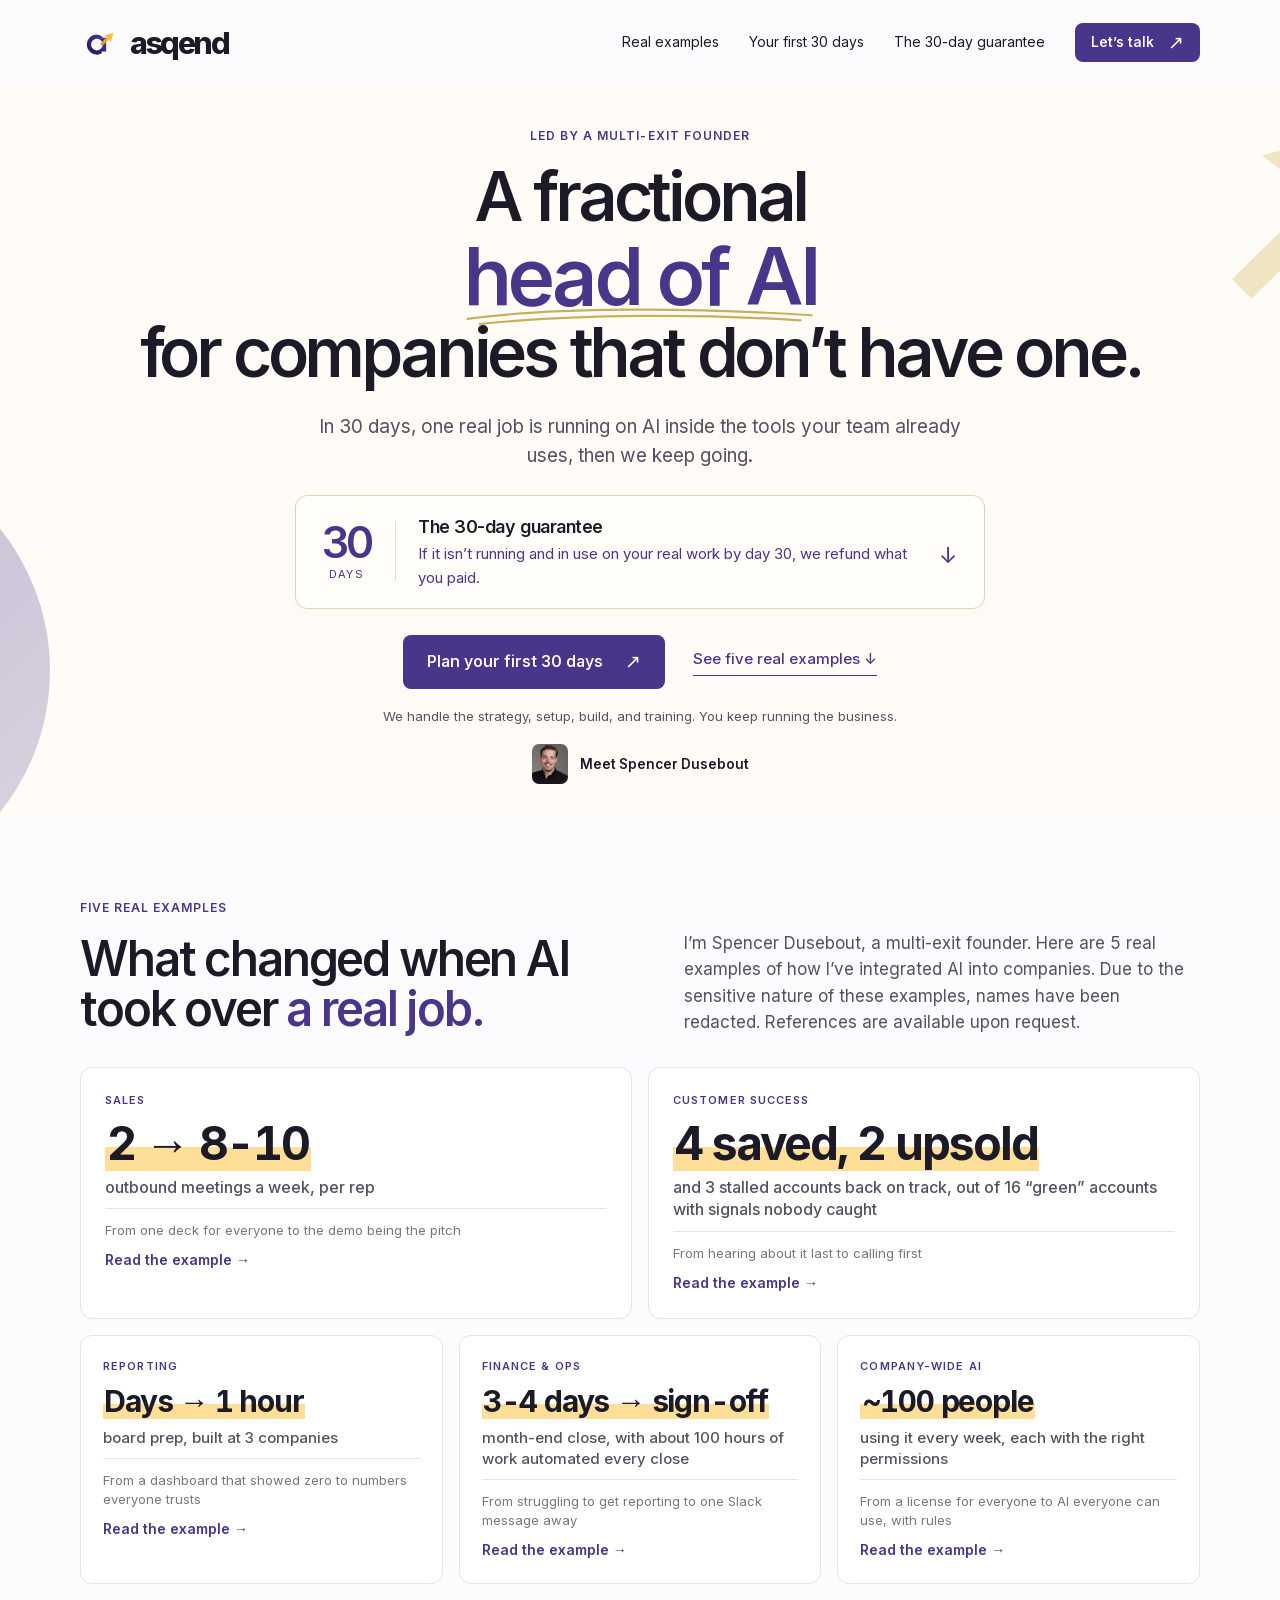
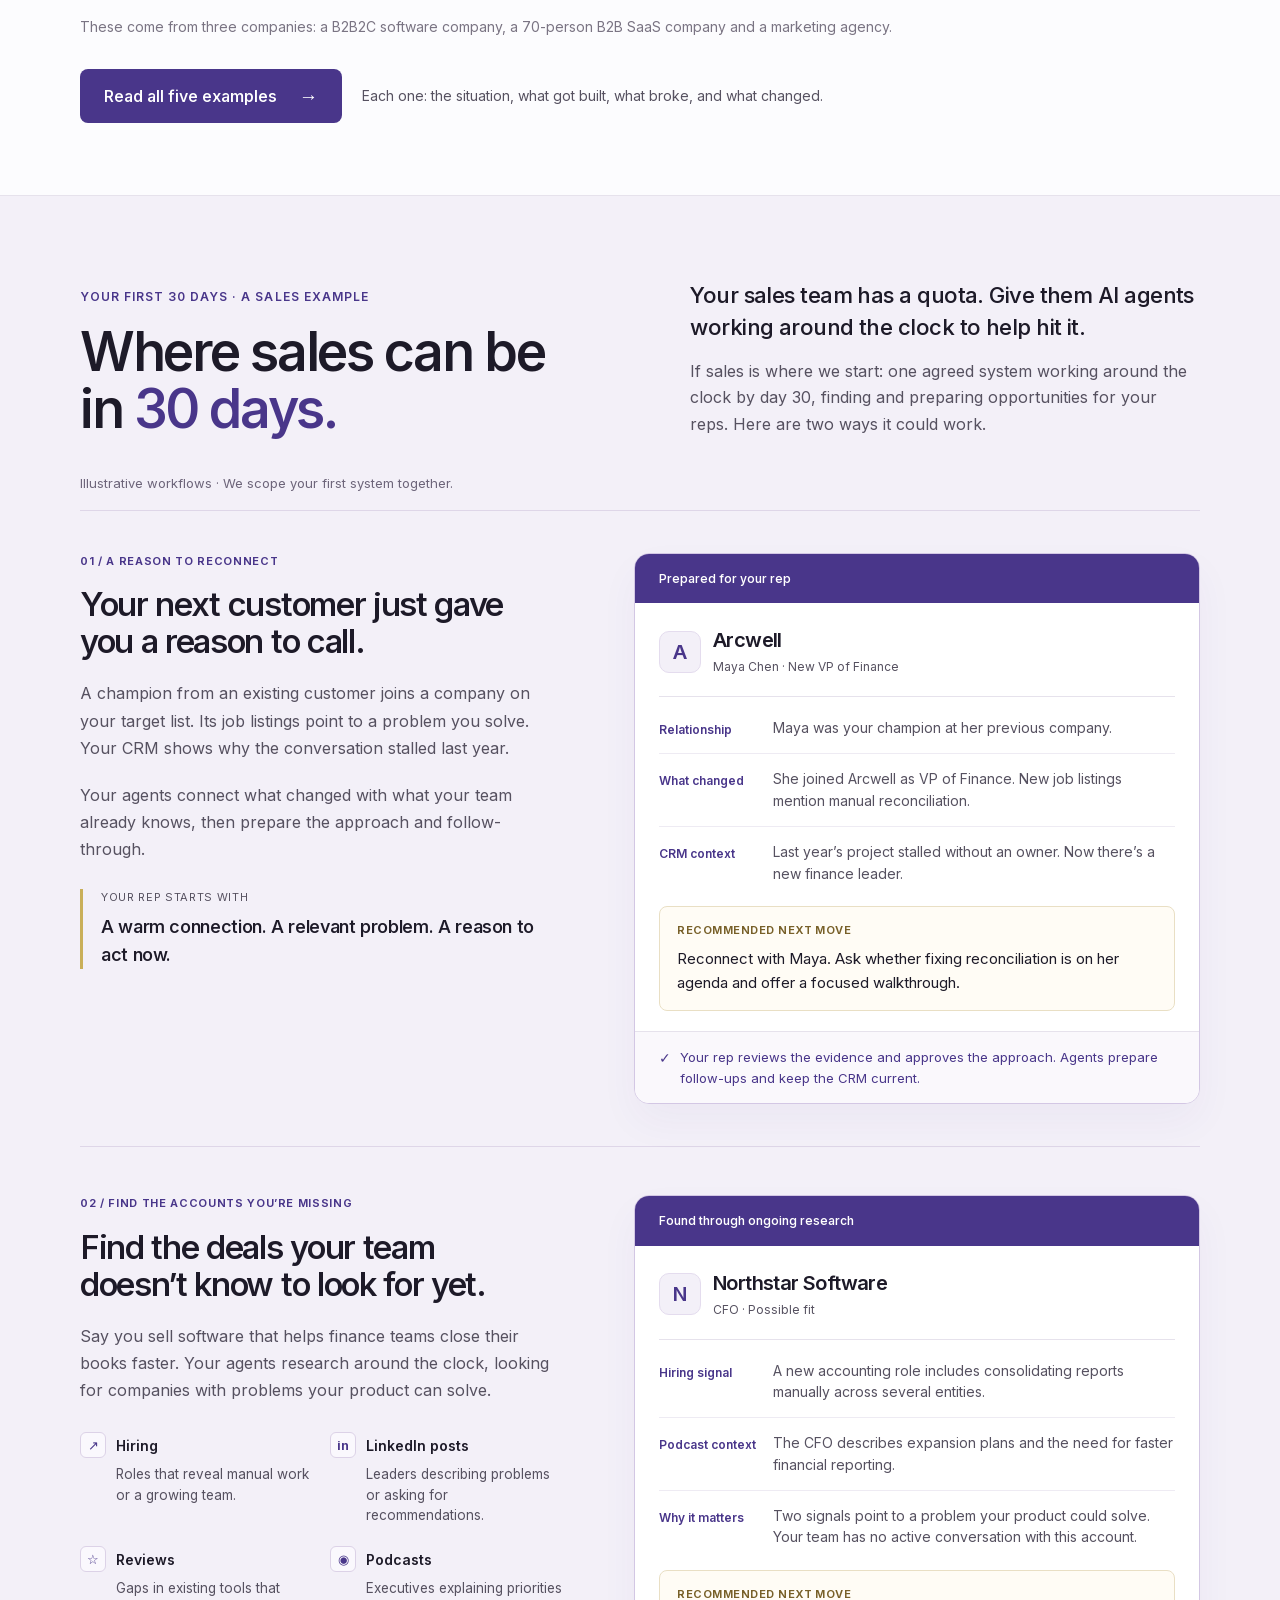
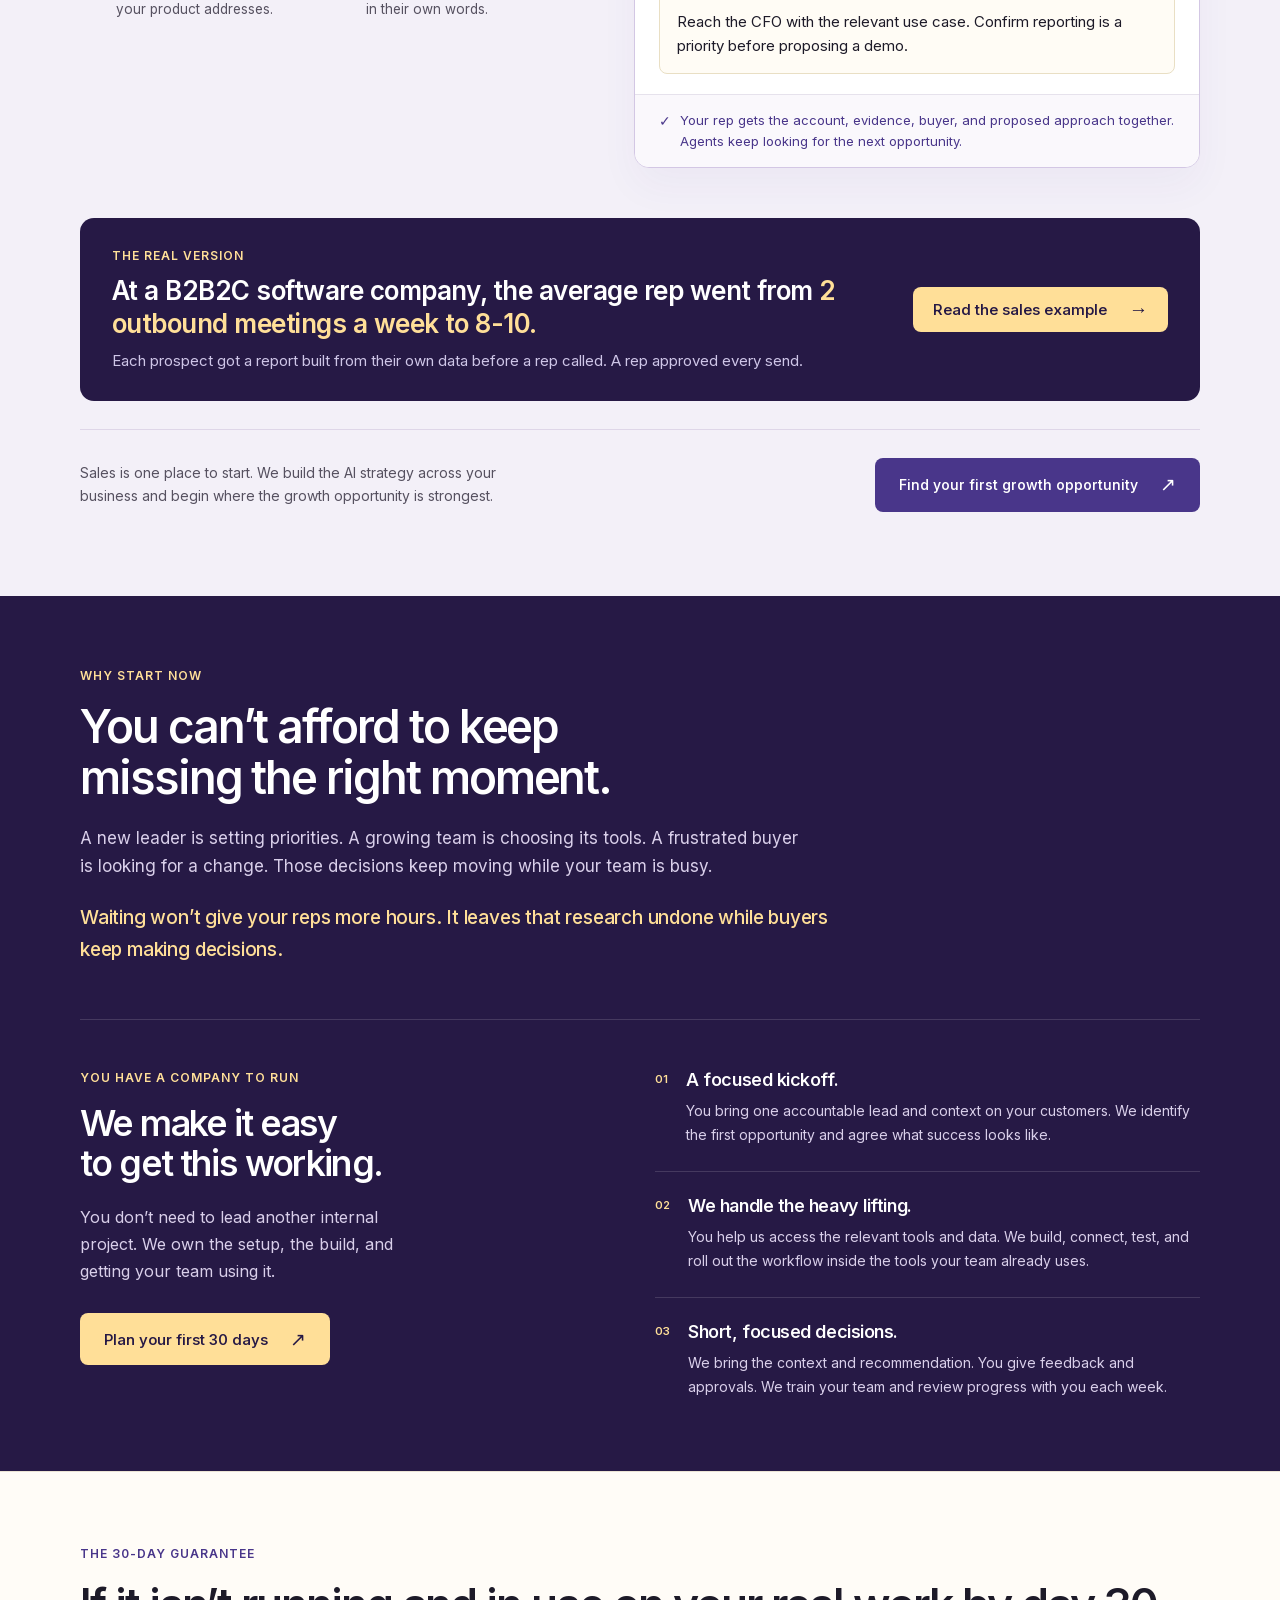
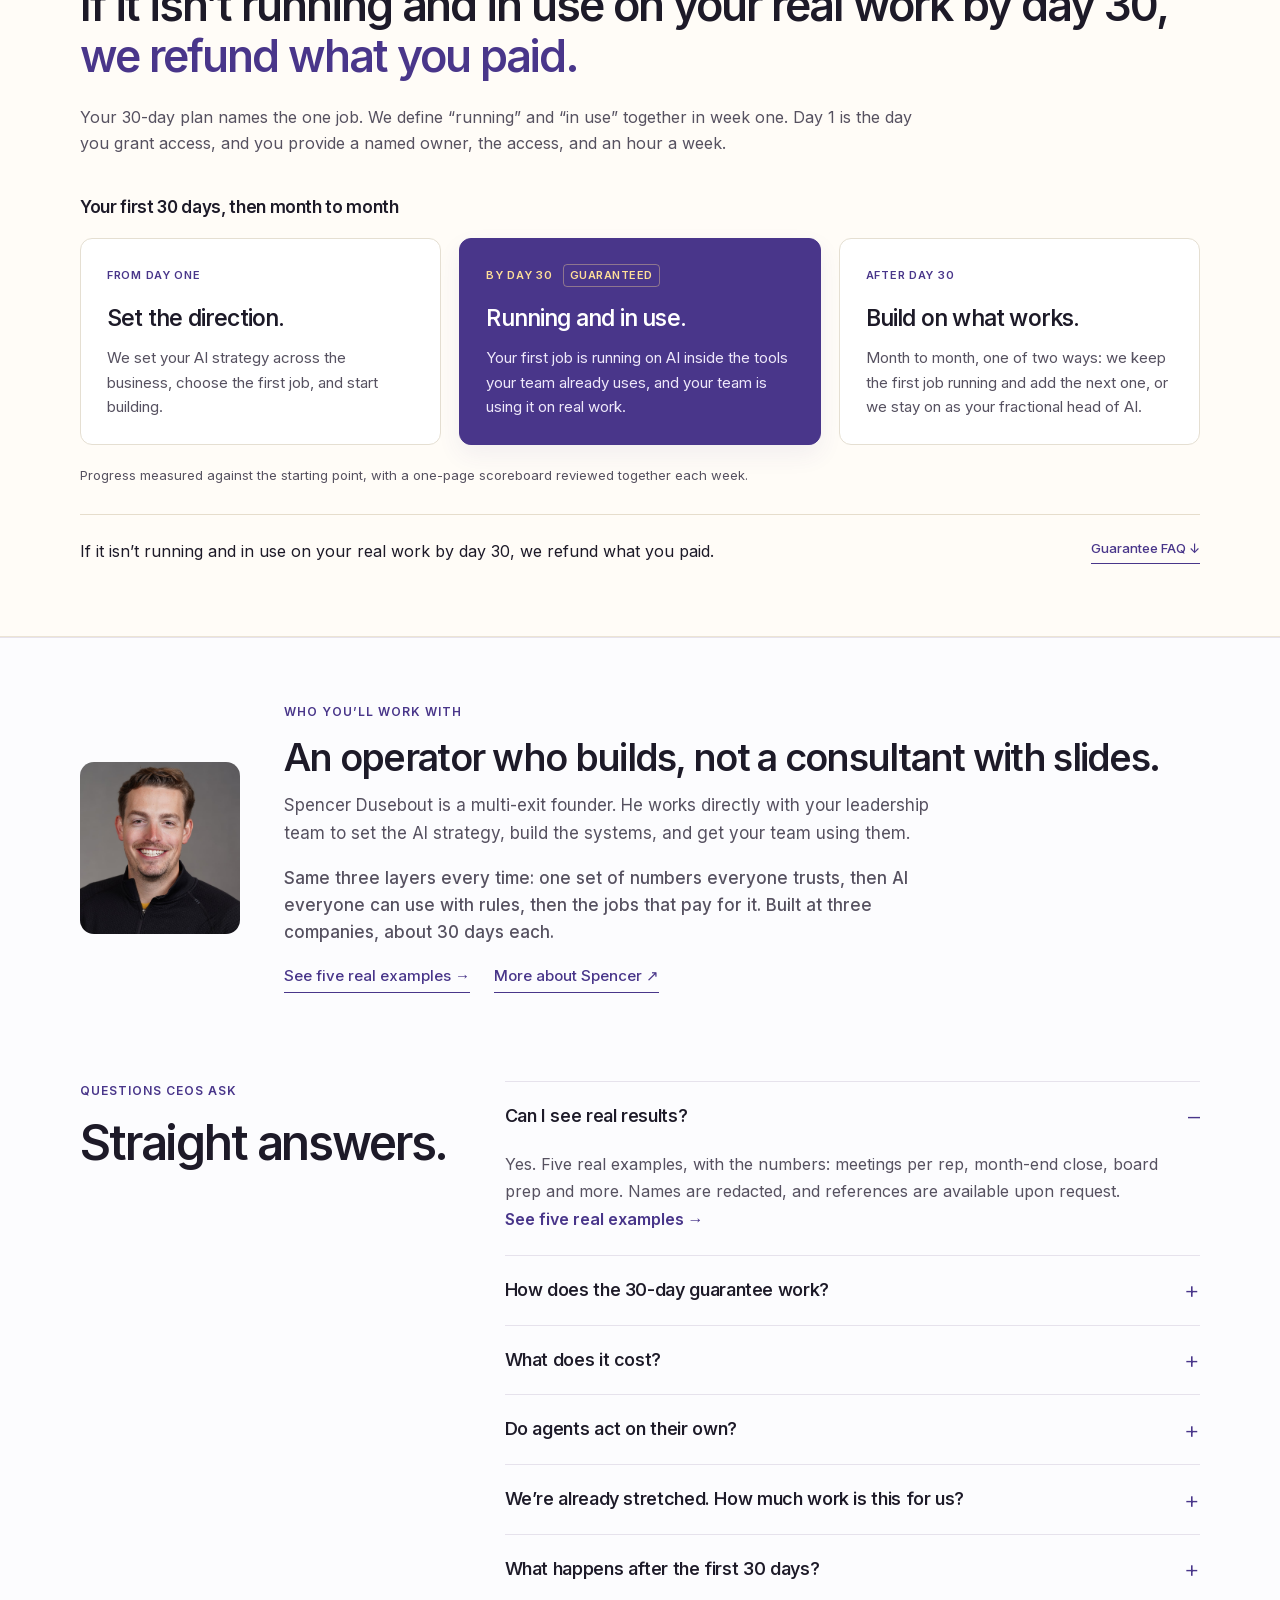
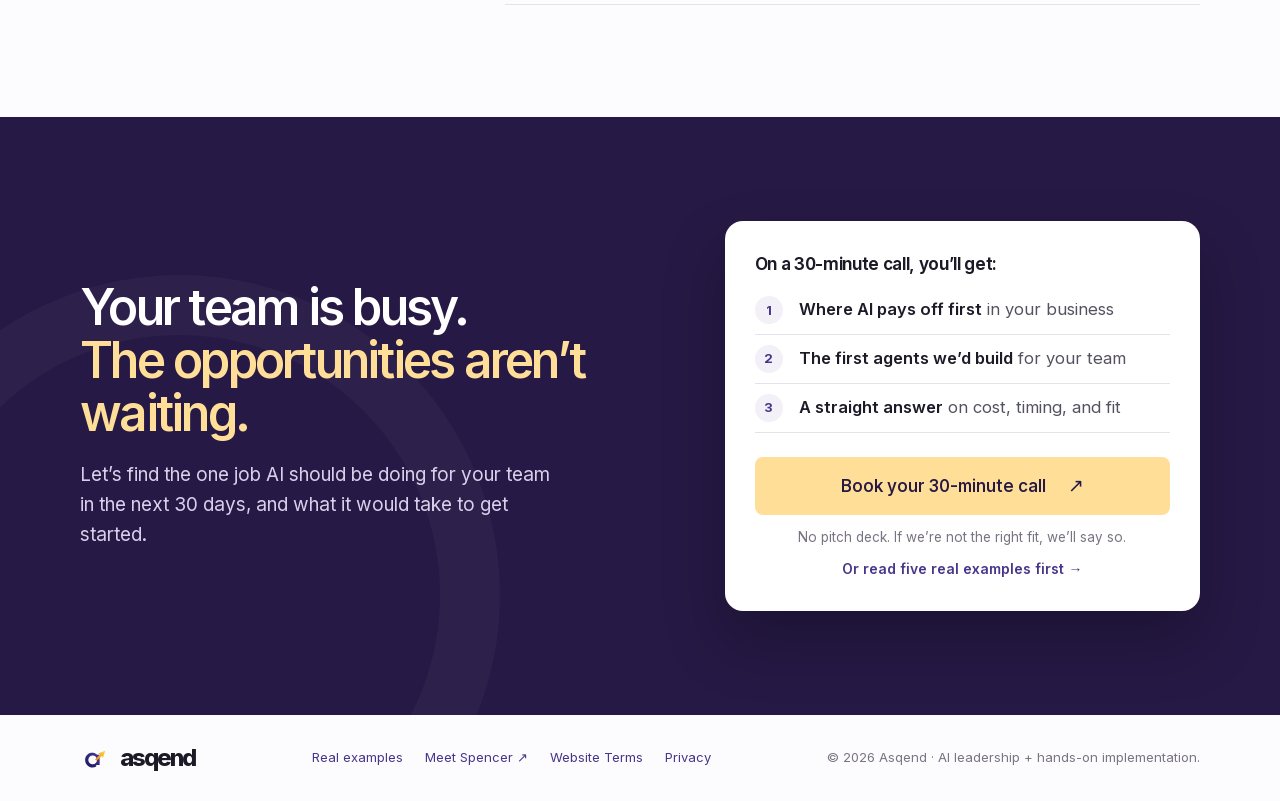
<file: index.html>
<!doctype html>
<html lang="en">
<head>
<meta charset="utf-8">
<meta name="viewport" content="width=device-width,initial-scale=1,viewport-fit=cover">
<meta name="robots" content="index,follow">
<link rel="canonical" href="https://asqend.com/">
<meta name="description" content="A fractional head of AI for companies that don’t have one. In 30 days, one real job is running on AI inside the tools your team already uses, then we keep going.">
<title>Asqend — A fractional head of AI</title>
<meta property="og:type" content="website">
<meta property="og:url" content="https://asqend.com/">
<meta property="og:site_name" content="Asqend">
<meta property="og:title" content="Asqend — A fractional head of AI">
<meta property="og:description" content="A fractional head of AI for companies that don’t have one. In 30 days, one real job is running on AI inside the tools your team already uses, then we keep going.">
<meta property="og:image" content="https://asqend.com/assets/og-fractional-head-of-ai.png">
<meta property="og:image:width" content="1200">
<meta property="og:image:height" content="630">
<meta property="og:image:alt" content="Asqend: A fractional head of AI for companies that don’t have one.">
<meta name="twitter:card" content="summary_large_image">
<meta name="twitter:title" content="Asqend — A fractional head of AI">
<meta name="twitter:description" content="A fractional head of AI for companies that don’t have one. In 30 days, one real job is running on AI inside the tools your team already uses, then we keep going.">
<meta name="twitter:image" content="https://asqend.com/assets/og-fractional-head-of-ai.png">
<link rel="icon" type="image/svg+xml" href="assets/asqend-icon.svg">
<link rel="preload" as="font" type="font/woff2" href="assets/fonts/inter.woff2" crossorigin>
<style>
@font-face{font-family:Inter;font-style:normal;font-weight:100 900;font-display:swap;src:url("assets/fonts/inter.woff2") format("woff2")}
:root{--ink:#1d1a28;--body:#565160;--soft:#7a7483;--purple:#49368a;--purple-2:#39266f;--deep:#261945;--gold:#ffdf98;--gold-ink:#c9af59;--line:#e6e2ec;--paper:#fcfcfe;--cream:#fffcf7;--lav:#f3f0f8}
*{box-sizing:border-box}
html{scroll-padding-top:24px}
body{margin:0;background:var(--paper);color:var(--ink);font-family:Inter,Arial,sans-serif;font-size:17px;line-height:1.6;font-synthesis:none;-webkit-font-smoothing:antialiased}
a{color:inherit;text-decoration:none}
a:focus-visible,summary:focus-visible{outline:3px solid #b69742;outline-offset:4px;border-radius:4px}
img,svg{display:block;max-width:100%}
h1,h2,h3,p,ul,ol{margin:0}
ul,ol{padding:0;list-style:none}
h1,h2,h3{font-weight:560;letter-spacing:-.045em}
h2{font-size:48px;line-height:1.08}
h3{font-size:19px;line-height:1.3;letter-spacing:-.025em}
.container{width:min(1120px,calc(100% - 80px));margin-inline:auto}
.section{padding-block:112px}
.eyebrow{font-size:12px;font-weight:600;letter-spacing:.085em;text-transform:uppercase;color:var(--purple);margin-bottom:16px}
.lede{font-size:19px;line-height:1.6;color:var(--body);max-width:60ch;margin-top:18px}
.center{text-align:center}
.center .lede{margin-inline:auto}

.site-header{display:flex;justify-content:space-between;align-items:center;gap:24px;padding-block:22px}
.wordmark{display:inline-flex;align-items:center;gap:10px;font-size:31px;font-weight:760;letter-spacing:-.08em;line-height:1}
.wordmark img{width:40px;height:40px}
.site-header nav{display:flex;align-items:center;gap:30px;font-size:14px}
.site-header nav a:not(.button):hover{color:var(--purple)}
.button{display:inline-flex;align-items:center;justify-content:center;gap:22px;background:var(--purple);color:#fff;border-radius:8px;padding:16px 24px;min-height:54px;font-size:16px;font-weight:550;line-height:1.3;transition:background .15s}
.button:hover{background:var(--purple-2)}
.button span{font-size:19px;font-weight:400;line-height:1}
.button-sm{min-height:0;padding:10px 16px;font-size:14px;gap:14px}
.textlink{font-size:15px;font-weight:500;color:var(--purple);border-bottom:1px solid currentColor;padding-bottom:4px}

/* hero */
.hero{position:relative;isolation:isolate;overflow:hidden;background:var(--cream);text-align:center}
.hero-art{position:absolute;inset:0;width:100%;height:100%;z-index:-1;opacity:.35;pointer-events:none}
.hero-inner{padding-block:56px 52px}
.hero h1{font-size:74px;line-height:1.04;letter-spacing:-.062em;margin:0 auto 28px}
.hero h1>span{display:block}
.hero .power-word{font-size:86px;color:var(--purple);position:relative;width:max-content;max-width:100%;margin:2px auto 0}
.power-word svg{position:absolute;left:0;bottom:-10px;width:100%;height:22px;fill:none;stroke:var(--gold-ink);stroke-width:3;stroke-linecap:round}
.hero .lede{font-size:20px;max-width:640px;margin:0 auto 32px}
.actions{display:flex;justify-content:center;align-items:center;gap:28px;flex-wrap:wrap}
.founder{display:flex;align-items:center;justify-content:center;gap:12px;margin-top:40px;font-size:13.5px;color:var(--soft)}
.founder img{width:36px;height:40px;border-radius:7px;object-fit:cover;object-position:center 35%}
.founder strong{color:var(--ink);font-weight:600}

/* pain */
.pain{background:var(--deep);color:#fff;position:relative;overflow:hidden}
.pain:before{content:'';position:absolute;right:-120px;top:-160px;width:520px;height:520px;border-radius:50%;border:60px solid #ffffff08}
.pain-grid{display:grid;grid-template-columns:1fr 1fr;gap:28px 72px;align-items:start;padding-block:100px 110px;position:relative}
.pain-head{grid-column:1/-1;margin-bottom:16px}
.pain .eyebrow{color:var(--gold)}
.pain h2{font-size:64px;line-height:1.04;letter-spacing:-.055em;color:#fff}
.pain .hl{color:var(--gold);position:relative;white-space:nowrap}
.pain-line{font-size:22px;line-height:1.55;color:#d9cfea;max-width:30ch}
.pain-line strong{color:var(--gold);font-weight:600;display:block;font-size:44px;line-height:1.08;letter-spacing:-.05em;margin-bottom:14px}
.receipt li.billed{border-top:1.5px dashed #d8d2c6;border-bottom:0;margin-top:6px;padding-top:12px}
.receipt li.billed span{font-weight:650;color:var(--ink)}
.receipt{background:#fffdf8;color:var(--ink);border-radius:6px 6px 0 0;padding:26px 26px 22px;transform:rotate(1.6deg);box-shadow:0 30px 60px #00000040;position:relative;font-variant-numeric:tabular-nums}
.receipt:after{content:'';position:absolute;left:0;right:0;bottom:-10px;height:10px;background:radial-gradient(circle at 8px 10px,transparent 6px,#fffdf8 6.5px) 0 0/16px 10px repeat-x}
.r-title{font-size:13px;font-weight:700;letter-spacing:.14em;text-transform:uppercase;text-align:center}
.r-sub{font-size:12px;color:var(--soft);text-align:center;margin:2px 0 14px;padding-bottom:14px;border-bottom:1.5px dashed #d8d2c6}
.receipt li{display:flex;justify-content:space-between;gap:16px;padding:9px 0;font-size:14.5px;border-bottom:1px dotted #e2dccf}
.receipt li span{color:#4d4856}
.receipt li b{font-weight:600;text-align:right;white-space:nowrap}
.receipt li:nth-child(4) b,.receipt li:nth-child(5) b{color:#a0583c}
.r-total{display:flex;justify-content:space-between;align-items:baseline;gap:16px;margin-top:12px;padding-top:14px;border-top:1.5px dashed #d8d2c6;font-weight:650;font-size:15px}
.r-total b{font-size:40px;line-height:1;letter-spacing:-.04em;color:var(--purple)}

/* sales */
.sales{background:var(--lav)}
.compare{display:grid;grid-template-columns:5fr 7fr;gap:24px;margin-top:48px;align-items:stretch}
.card{background:#fff;border:1px solid var(--line);border-radius:16px;overflow:hidden;display:flex;flex-direction:column}
.card-head{padding:22px 26px 18px;border-bottom:1px solid var(--line)}
.card-head small{display:block;font-size:13px;color:var(--soft);margin-bottom:4px}
.card-head h3{font-size:24px;letter-spacing:-.04em}
.card-head p{font-size:14px;color:var(--soft);margin-top:4px}
.new{border-color:#cfc3e6;box-shadow:0 20px 44px #49368a1a}
.new .card-head{background:var(--purple);border-color:var(--purple);color:#fff}
.new .card-head small{color:#d6cbea}
.new .card-head h3 b{color:var(--gold);font-weight:inherit}
.new .card-head p{color:#ddd3ee}
.rows{flex:1;display:flex;flex-direction:column}
.rows li{display:grid;grid-template-columns:1fr auto;gap:16px;align-items:center;padding:15px 26px;border-bottom:1px solid #efecf3;font-size:15.5px;line-height:1.45}
.rows li:last-child{border-bottom:0}
.rows li small{display:block;font-size:12.5px;color:var(--soft);margin-bottom:2px}
.rows strong{font-weight:600}
.old .rows li{color:var(--body);grid-template-columns:18px 1fr}
.old .rows li:before{content:'';width:14px;height:14px;border:1.5px solid #c9c3d1;border-radius:3px}
.missed{margin-top:auto;padding:18px 26px 22px;background:#faf9fb;border-top:1px solid var(--line);font-size:14.5px;color:var(--body)}
.missed strong{display:block;color:var(--ink);font-weight:600;margin-bottom:4px}
.chip{display:inline-flex;align-items:center;font-size:12px;font-weight:600;line-height:1;border-radius:999px;padding:6px 10px;white-space:nowrap}
.c-draft{background:#fff3d6;color:#6f5210}
.c-done{background:var(--purple);color:#fff}
.c-call{background:#fff;color:var(--purple);border:1px solid #cfc3e6}
.more{display:flex;justify-content:space-between;align-items:center;padding:14px 26px;background:#faf9fd;border-top:1px solid var(--line);font-size:14px;color:var(--purple);font-weight:550}
.punch{text-align:center;margin-top:64px}
.punch h3{font-size:36px;line-height:1.15;letter-spacing:-.05em;max-width:30ch;margin:0 auto}
.punch h3 em{font-style:normal;color:var(--purple)}
.punch p{font-size:17px;color:var(--body);margin:14px auto 28px;max-width:52ch}
.fineprint{font-size:12px;color:var(--soft);text-align:center;margin-top:28px}

/* ease + timing */
.ease{display:flex;justify-content:center;flex-wrap:wrap;gap:8px 22px;margin-top:22px;font-size:14px;color:var(--body)}
.ease li{display:flex;align-items:center;gap:7px}
.ease li:before{content:'✓';color:var(--purple);font-weight:700}
.timing{background:var(--cream)}
.timing-grid{display:grid;grid-template-columns:.8fr 1.2fr;gap:24px;margin-top:44px;align-items:stretch}
.wait{background:var(--purple);color:#fff;border-radius:18px;padding:34px;display:flex;flex-direction:column}
.wait b{font-size:96px;line-height:.95;font-weight:600;letter-spacing:-.06em;color:var(--gold)}
.wait p{font-size:20px;line-height:1.4;letter-spacing:-.02em;margin-top:14px;color:#fff;max-width:20ch}
.wait em{font-style:normal;margin-top:auto;padding-top:28px;font-size:15.5px;color:#d9cfea;border-top:1px solid #6d5ca8}
.takes{background:#fff;border:1px solid var(--line);border-radius:18px;padding:28px 32px}
.takes-head{font-size:13px;font-weight:600;letter-spacing:.08em;text-transform:uppercase;color:var(--soft);margin-bottom:6px}
.takes dl{margin:0}
.takes dl>div{display:grid;grid-template-columns:110px 1fr;gap:16px;padding:14px 0;border-bottom:1px solid var(--line)}
.takes dt{font-weight:650;font-size:15.5px;letter-spacing:-.01em}
.takes dd{margin:0;font-size:15.5px;color:var(--body);line-height:1.5}
.magic{margin-top:18px;font-size:22px;font-weight:550;letter-spacing:-.035em;line-height:1.3}
.magic span{color:var(--purple)}

/* offer */
.phases{display:grid;grid-template-columns:repeat(3,minmax(0,1fr));gap:20px;margin-top:44px}
.phase{background:#fff;border:1px solid var(--line);border-top:4px solid var(--purple);border-radius:12px;padding:24px 24px 22px}
.phase:nth-child(2){border-top-color:#8a7bbd}
.phase:nth-child(3){border-top-color:var(--gold-ink)}
.phase small{font-size:13px;color:var(--soft)}
.phase h3{font-size:23px;letter-spacing:-.04em;margin:2px 0 14px}
.phase li{position:relative;padding:6px 0 6px 22px;font-size:15.5px;line-height:1.45;color:#3f3a49}
.phase li:before{content:'';position:absolute;left:4px;top:15px;width:6px;height:6px;border-radius:50%;background:var(--purple)}
.through{display:flex;align-items:center;gap:16px;margin-top:20px;padding:16px 20px;background:var(--lav);border-radius:12px;font-size:16.5px;color:var(--body);max-width:none}
.through img{width:40px;height:44px;border-radius:7px;object-fit:cover;object-position:center 35%;flex:none}
.through strong{color:var(--purple);font-weight:650}

.split{display:grid;grid-template-columns:1fr 1fr;gap:20px;margin-top:20px}
.split p{background:var(--lav);border-radius:12px;padding:18px 22px;font-size:16px;line-height:1.5;color:#3f3a49}
.split span{display:block;font-size:13px;font-weight:650;color:var(--purple);margin-bottom:4px}
.magic{margin-top:36px;text-align:center;font-size:30px;font-weight:550;letter-spacing:-.045em;line-height:1.2}
.magic em{font-style:normal;color:var(--purple)}
/* proof */
.proof{border-top:1px solid var(--line)}
.proof .container{display:grid;grid-template-columns:160px 1fr;gap:44px;align-items:center;padding-block:88px}
.proof img{width:160px;height:172px;border-radius:14px;object-fit:cover;object-position:center 28%}
.proof h2{font-size:38px}
.proof p:not(.eyebrow){font-size:17px;color:var(--body);max-width:62ch;margin:14px 0 18px}

/* faq */
.faq-wrap{display:grid;grid-template-columns:.7fr 1.3fr;gap:64px;align-items:start}
.faq details{border-bottom:1px solid var(--line)}
.faq details:first-child{border-top:1px solid var(--line)}
.faq summary{list-style:none;cursor:pointer;display:flex;justify-content:space-between;gap:24px;align-items:center;padding:20px 0;font-size:18px;font-weight:550;letter-spacing:-.02em}
.faq summary::-webkit-details-marker{display:none}
.faq summary:after{content:'+';font-size:24px;font-weight:300;color:var(--purple);line-height:1;flex:none}
.faq details[open] summary:after{content:'–'}
.faq details p small.src{display:block;font-size:12px;color:var(--soft);margin-top:10px}
.faq details p{padding:0 36px 22px 0;font-size:16px;color:var(--body);line-height:1.7}

.closing{background:var(--deep);color:#fff;position:relative;overflow:hidden}
.closing:before{content:'';position:absolute;left:-140px;bottom:-200px;width:520px;height:520px;border-radius:50%;border:60px solid #ffffff08}
.close-grid{display:grid;grid-template-columns:1.1fr .9fr;gap:64px;align-items:center;padding-block:104px;position:relative}
.closing .eyebrow{color:var(--gold)}
.closing h2{font-size:50px;line-height:1.06;letter-spacing:-.055em;color:#fff}
.closing h2 em{font-style:normal;color:var(--gold)}
.close-sub{font-size:19px;color:#d9cfea;margin-top:20px;max-width:40ch}
.call-card{background:#fff;color:var(--ink);border-radius:18px;padding:30px;box-shadow:0 30px 60px #00000040}
.call-head{font-size:17px;font-weight:650;color:var(--ink);letter-spacing:-.02em;margin-bottom:8px}
.call-card ol{counter-reset:c;margin-bottom:24px}
.call-card li{counter-increment:c;position:relative;padding:12px 0 12px 44px;border-bottom:1px solid var(--line);font-size:16.5px;color:var(--body);line-height:1.45}
.call-card li:before{content:counter(c);position:absolute;left:0;top:10px;width:28px;height:28px;border-radius:50%;background:var(--lav);color:var(--purple);font-size:13px;font-weight:700;display:grid;place-items:center}
.call-card li b{color:var(--ink);font-weight:600}
.button-gold{background:var(--gold);color:var(--deep);width:100%;font-size:17px;min-height:58px}
.button-gold:hover{background:#f5d087}
.call-note{font-size:13.5px;color:var(--soft);text-align:center;margin-top:12px}
.site-footer{display:flex;justify-content:space-between;align-items:center;gap:24px;flex-wrap:wrap;padding-block:28px;font-size:13px;color:var(--soft)}
.site-footer .wordmark{font-size:24px;color:var(--ink)}
.site-footer .wordmark img{width:30px;height:30px}
.site-footer nav{display:flex;gap:22px;flex-wrap:wrap;color:var(--purple)}

.sticky-cta{display:none}
.vs{display:none}

@media(max-width:1000px){
  .timing-grid{grid-template-columns:1fr}
  .pain-grid,.close-grid{grid-template-columns:1fr;gap:40px}
  .pain h2{font-size:52px}
  .receipt{max-width:460px}
  .call-card{max-width:520px}
  .phases{grid-template-columns:1fr}
  .container{width:calc(100% - 56px)}
  .hero h1{font-size:62px}.hero .power-word{font-size:72px}
  .compare{grid-template-columns:1fr}
}
@media(max-width:760px){
  .container{width:calc(100% - 32px)}
  .section{padding-block:64px}
  h2{font-size:34px;line-height:1.1}
  .lede{font-size:17px}
  .site-header{padding-block:14px}
  .wordmark{font-size:27px}.wordmark img{width:34px;height:34px}
  .site-header nav a:not(.button){display:none}
  .hero-inner{padding-block:32px 36px}
  .hero-art{opacity:.12}
  .hero h1{font-size:40px;margin-bottom:22px}
  .hero .power-word{font-size:52px}
  .power-word svg{height:16px;bottom:-7px}
  .hero .lede{font-size:17px;margin-bottom:26px}
  .actions{flex-direction:column;gap:18px}
  .button{font-size:15.5px;min-height:52px}
  .founder{margin-top:28px;font-size:12.5px;flex-direction:column;gap:8px;text-align:center}
  .hero .eyebrow{font-size:10.5px;letter-spacing:.06em}
  .pain-grid{grid-template-columns:1fr;gap:40px;padding-block:64px 72px}
  .pain h2{font-size:38px}
  .pain-head{margin-bottom:0}
  .pain-line{font-size:17px}
  .pain-line strong{font-size:32px}
  .pain .hl{white-space:normal}
  .pain-line{font-size:17px}
  .receipt{transform:rotate(1deg);padding:22px 18px 18px}
  .receipt li{font-size:13.5px;gap:10px}
  .receipt li b{white-space:normal}
  .r-total{font-size:14px}
  .r-total b{font-size:34px}
  .vs{display:grid;grid-template-columns:1fr 1fr;gap:10px;margin-top:28px}
  .vs>div{border-radius:14px;padding:16px;font-size:13.5px;line-height:1.35}
  .vs small{display:block;font-size:12px;opacity:.8;margin-bottom:6px}
  .vs b{display:block;font-size:44px;line-height:1;letter-spacing:-.05em;font-weight:600;margin-bottom:4px}
  .vs em{display:block;font-style:normal;font-size:12.5px;margin-top:8px;opacity:.85}
  .vs-old{background:#fff;border:1px solid var(--line);color:var(--body)}
  .vs-old b{color:var(--ink)}
  .vs-new{background:var(--purple);color:#fff}
  .vs-new b{color:var(--gold)}
  .compare{margin-top:16px;gap:14px}
  .card-head{padding:18px 18px 14px}
  .card-head h3{font-size:20px}
  .rows li{padding:13px 18px;font-size:15px;gap:10px}
  .new .rows li{grid-template-columns:1fr}
  .new .rows li .chip{justify-self:start}
  .old .rows li:nth-child(n+4){display:none}
  .missed,.more{padding-inline:18px}
  .punch{margin-top:44px}
  .punch h3{font-size:26px}
  .phases{grid-template-columns:1fr;gap:28px}
  .ease{flex-direction:column;align-items:center;gap:4px;font-size:13.5px;margin-top:18px}
  .timing-grid{margin-top:28px;gap:14px}
  .wait{padding:24px}
  .wait b{font-size:72px}
  .wait p{font-size:18px}
  .takes{padding:20px 18px}
  .takes dl>div{grid-template-columns:1fr;gap:2px}
  .magic{font-size:22px;margin-top:28px}
  .split{grid-template-columns:1fr;gap:10px}
  .through{font-size:14.5px;align-items:flex-start}
  .proof .container{grid-template-columns:1fr;gap:18px;padding-block:56px}
  .proof img{width:72px;height:80px;border-radius:10px}
  .proof h2{font-size:28px}
  .proof .eyebrow{margin-bottom:8px}
  .proof p:not(.eyebrow){font-size:15.5px}
  .faq-wrap{grid-template-columns:1fr;gap:18px}
  .faq summary{font-size:16.5px}
  .faq details p{padding-right:0;font-size:15.5px}
  .close-grid{grid-template-columns:1fr;gap:32px;padding-block:64px 120px}
  .closing h2{font-size:36px}
  .close-sub{font-size:17px}
  .call-card{padding:22px 18px}
  .call-card li{font-size:15.5px}
  .site-footer{padding-bottom:110px}
  .sticky-cta{display:flex;position:fixed;left:12px;right:12px;bottom:calc(12px + env(safe-area-inset-bottom));z-index:50;transform:translateY(160%);visibility:hidden;transition:transform .25s,visibility 0s .25s;box-shadow:0 10px 28px #1e143c4d}
  .sticky-cta.on{transform:none;visibility:visible;transition:transform .25s}
}
@media(prefers-reduced-motion:reduce){.button,.sticky-cta{transition:none}}
</style>
<link rel="stylesheet" href="growth-offer.css?v=33ac35418680">
<link rel="stylesheet" href="sales-growth.css">
<link rel="stylesheet" href="examples.css">
</head>
<body>
<header class="site-header container">
  <a class="wordmark" href="#top" aria-label="Asqend home"><img src="assets/asqend-icon.svg" alt="" width="40" height="40"><span>asqend</span></a>
  <nav aria-label="Main navigation">
    <a href="#examples">Real examples</a>
    <a href="#sales">Your first 30 days</a>
    <a href="#guarantee">The 30-day guarantee</a>
    <a class="button button-sm" href="https://calendar.app.google/reG4Q89hQvt1WUia6" target="_blank" rel="noopener">Let’s talk <span aria-hidden="true">↗</span></a>
  </nav>
</header>

<main id="top">
  <!-- 1. CLAIM -->
  <section class="hero" aria-labelledby="hero-title">
    <svg class="hero-art" viewBox="0 0 1440 720" preserveAspectRatio="xMidYMid slice" aria-hidden="true"><defs><linearGradient id="arc" x1="0" y1="0" x2="1" y2="1"><stop stop-color="#49368a"/><stop offset="1" stop-color="#9584b4"/></linearGradient></defs><circle cx="-80" cy="575" r="188" fill="none" stroke="url(#arc)" stroke-width="67"/><path d="M1330 70 1488 28 1439 179 1397 122Z" fill="#d6b860"/><path d="M1384 128 1310 201" fill="none" stroke="#d6b860" stroke-width="27"/></svg>
    <div class="container hero-inner">
      <p class="eyebrow">Led by a multi-exit founder</p>
      <h1 id="hero-title"><span>A fractional</span> <span class="power-word">head of AI<svg viewBox="0 0 670 30" preserveAspectRatio="none" aria-hidden="true"><path d="M8 19 C171 3 421 3 659 14 M31 26 C217 12 449 12 638 21"/></svg></span> <span>for companies that don’t have one.</span></h1>
      <p class="lede">In 30 days, one real job is running on AI inside the tools your team already uses, then we keep going.</p>
      <a class="growth-promise" href="#guarantee" aria-label="The 30-day guarantee. If it isn’t running and in use on your real work by day 30, we refund what you paid. See how it works.">
        <span class="promise-time"><b>30</b><span>days</span></span>
        <span class="promise-copy"><strong>The 30-day guarantee</strong><span>If it isn’t running and in use on your real work by day 30, we refund what you paid.</span></span>
        <span class="promise-arrow" aria-hidden="true">↓</span>
      </a>
      <div class="actions">
        <a class="button" id="hero-cta" href="https://calendar.app.google/reG4Q89hQvt1WUia6" target="_blank" rel="noopener">Plan your first 30 days <span aria-hidden="true">↗</span></a>
        <a class="textlink" href="#examples">See five real examples ↓</a>
      </div>
      <p class="hero-accountability">We handle the strategy, setup, build, and training. You keep running the business.</p>
      <a class="founder" href="https://spencerdusebout.com/" target="_blank" rel="noopener"><img src="assets/spencer-dusebout.jpg" alt="" width="36" height="40"><span><strong>Meet Spencer Dusebout</strong></span></a>
    </div>
  </section>

  <!-- FIVE REAL EXAMPLES -->
  <section class="examples" id="examples" aria-labelledby="examples-title"><div class="container examples-inner">
    <div class="examples-head">
      <div><p class="eyebrow">Five real examples</p><h2 id="examples-title">What changed when AI took over <em>a real job.</em></h2></div>
      <p class="examples-intro">I’m Spencer Dusebout, a multi-exit founder. Here are 5 real examples of how I’ve integrated AI into companies. Due to the sensitive nature of these examples, names have been redacted. References are available upon request.</p>
    </div>
    <div class="ex-tiles">
      <a class="ex-tile ex-lead" href="/work/#sales"><span class="ex-area">Sales</span><span class="ex-num"><span class="ex-mark">2 → 8-10</span></span><span class="ex-cap">outbound meetings a week, per rep</span><span class="ex-title">From one deck for everyone to the demo being the pitch</span><span class="ex-go">Read the example →</span></a>
      <a class="ex-tile ex-lead" href="/work/#customer-success"><span class="ex-area">Customer success</span><span class="ex-num"><span class="ex-mark">4 saved, 2 upsold</span></span><span class="ex-cap">and 3 stalled accounts back on track, out of 16 “green” accounts with signals nobody caught</span><span class="ex-title">From hearing about it last to calling first</span><span class="ex-go">Read the example →</span></a>
      <a class="ex-tile" href="/work/#reporting"><span class="ex-area">Reporting</span><span class="ex-num"><span class="ex-mark">Days → 1 hour</span></span><span class="ex-cap">board prep, built at 3 companies</span><span class="ex-title">From a dashboard that showed zero to numbers everyone trusts</span><span class="ex-go">Read the example →</span></a>
      <a class="ex-tile" href="/work/#finance-ops"><span class="ex-area">Finance &amp; ops</span><span class="ex-num"><span class="ex-mark"><span class="nw">3-4 days</span> → <span class="nw">sign-off</span></span></span><span class="ex-cap">month-end close, with about 100 hours of work automated every close</span><span class="ex-title">From struggling to get reporting to one Slack message away</span><span class="ex-go">Read the example →</span></a>
      <a class="ex-tile" href="/work/#company-wide-ai"><span class="ex-area">Company-wide AI</span><span class="ex-num"><span class="ex-mark">~100 people</span></span><span class="ex-cap">using it every week, each with the right permissions</span><span class="ex-title">From a license for everyone to AI everyone can use, with rules</span><span class="ex-go">Read the example →</span></a>
    </div>
    <p class="ex-companies">These come from three companies: a B2B2C software company, a 70-person B2B SaaS company and a marketing agency.</p>
    <div class="ex-actions"><a class="button" href="/work/">Read all five examples <span aria-hidden="true">→</span></a><p>Each one: the situation, what got built, what broke, and what changed.</p></div>
  </div></section>

  <!-- SALES AS ONE APPLICATION OF THE BROADER OFFER -->
  <section class="sales sales-growth" id="sales" aria-labelledby="sales-title"><div class="container section">
    <div class="sales-intro">
      <div><p class="eyebrow">Your first 30 days · A sales example</p><h2 id="sales-title">Where sales can be<br> in <em>30 days.</em></h2></div>
      <div class="sales-intro-copy"><p>Your sales team has a quota. Give them AI agents working around the clock to help hit it.</p><p>If sales is where we start: one agreed system working around the clock by day 30, finding and preparing opportunities for your reps. Here are two ways it could work.</p></div>
    </div>
    <p class="example-label">Illustrative workflows · We scope your first system together.</p>

    <article class="deal-example" aria-labelledby="champion-title">
      <div class="deal-story">
        <span class="example-index">01 / A reason to reconnect</span>
        <h3 id="champion-title">Your next customer just gave you a reason to call.</h3>
        <p>A champion from an existing customer joins a company on your target list. Its job listings point to a problem you solve. Your CRM shows why the conversation stalled last year.</p>
        <p>Your agents connect what changed with what your team already knows, then prepare the approach and follow-through.</p>
        <div class="rep-payoff"><span>Your rep starts with</span><strong>A warm connection. A relevant problem. A reason to act now.</strong></div>
      </div>
      <div class="opportunity-brief">
        <div class="brief-heading"><span>Prepared for your rep</span></div>
        <div class="brief-account"><span class="account-mark" aria-hidden="true">A</span><div><h4>Arcwell</h4><p>Maya Chen · New VP of Finance</p></div></div>
        <dl class="brief-evidence">
          <div><dt>Relationship</dt><dd>Maya was your champion at her previous company.</dd></div>
          <div><dt>What changed</dt><dd>She joined Arcwell as VP of Finance. New job listings mention manual reconciliation.</dd></div>
          <div><dt>CRM context</dt><dd>Last year’s project stalled without an owner. Now there’s a new finance leader.</dd></div>
        </dl>
        <div class="recommended-move"><span>Recommended next move</span><p>Reconnect with Maya. Ask whether fixing reconciliation is on her agenda and offer a focused walkthrough.</p></div>
        <p class="rep-decision"><span aria-hidden="true">✓</span> Your rep reviews the evidence and approves the approach. Agents prepare follow-ups and keep the CRM current.</p>
      </div>
    </article>

    <article class="deal-example" aria-labelledby="discovery-title">
      <div class="deal-story">
        <span class="example-index">02 / Find the accounts you’re missing</span>
        <h3 id="discovery-title">Find the deals your team doesn’t know to look for yet.</h3>
        <p>Say you sell software that helps finance teams close their books faster. Your agents research around the clock, looking for companies with problems your product can solve.</p>
        <ul class="signal-sources" aria-label="Sources agents research">
          <li><span aria-hidden="true">↗</span><div><strong>Hiring</strong><p>Roles that reveal manual work or a growing team.</p></div></li>
          <li><span aria-hidden="true">in</span><div><strong>LinkedIn posts</strong><p>Leaders describing problems or asking for recommendations.</p></div></li>
          <li><span aria-hidden="true">☆</span><div><strong>Reviews</strong><p>Gaps in existing tools that your product addresses.</p></div></li>
          <li><span aria-hidden="true">◉</span><div><strong>Podcasts</strong><p>Executives explaining priorities in their own words.</p></div></li>
        </ul>
      </div>
      <div class="opportunity-brief discovery-brief">
        <div class="brief-heading"><span>Found through ongoing research</span></div>
        <div class="brief-account"><span class="account-mark" aria-hidden="true">N</span><div><h4>Northstar Software</h4><p>CFO · Possible fit</p></div></div>
        <dl class="brief-evidence">
          <div><dt>Hiring signal</dt><dd>A new accounting role includes consolidating reports manually across several entities.</dd></div>
          <div><dt>Podcast context</dt><dd>The CFO describes expansion plans and the need for faster financial reporting.</dd></div>
          <div><dt>Why it matters</dt><dd>Two signals point to a problem your product could solve. Your team has no active conversation with this account.</dd></div>
        </dl>
        <div class="recommended-move"><span>Recommended next move</span><p>Reach the CFO with the relevant use case. Confirm reporting is a priority before proposing a demo.</p></div>
        <p class="rep-decision"><span aria-hidden="true">✓</span> Your rep gets the account, evidence, buyer, and proposed approach together. Agents keep looking for the next opportunity.</p>
      </div>
    </article>
    <div class="real-version">
      <div><p class="eyebrow">The real version</p><p class="rv-line">At a B2B2C software company, the average rep went from <em>2 outbound meetings a week to 8-10.</em></p><p class="rv-sub">Each prospect got a report built from their own data before a rep called. A rep approved every send.</p></div>
      <a class="button button-gold" href="/work/#sales">Read the sales example <span aria-hidden="true">→</span></a>
    </div>
    <div class="sales-bottom"><p>Sales is one place to start. We build the AI strategy across your business and begin where the growth opportunity is strongest.</p><a class="button" href="https://calendar.app.google/reG4Q89hQvt1WUia6" target="_blank" rel="noopener">Find your first growth opportunity <span aria-hidden="true">↗</span></a></div>
  </div></section>

  <section class="start-now" aria-labelledby="urgency-title"><div class="container">
    <div class="urgency-row">
      <p class="eyebrow">Why start now</p>
      <h2 id="urgency-title">You can’t afford to keep<br> missing the right moment.</h2>
      <p>A new leader is setting priorities. A growing team is choosing its tools. A frustrated buyer is looking for a change. Those decisions keep moving while your team is busy.</p>
      <p class="urgency-payoff">Waiting won’t give your reps more hours. It leaves that research undone while buyers keep making decisions.</p>
    </div>
    <section class="easy-start" aria-labelledby="easy-title">
      <div class="easy-intro"><p class="eyebrow">You have a company to run</p><h2 id="easy-title">We make it easy<br> to get this working.</h2><p>You don’t need to lead another internal project. We own the setup, the build, and getting your team using it.</p><a class="button button-gold" href="https://calendar.app.google/reG4Q89hQvt1WUia6" target="_blank" rel="noopener">Plan your first 30 days <span aria-hidden="true">↗</span></a></div>
      <div class="easy-steps">
        <div><span class="easy-number">01</span><div><h3>A focused kickoff.</h3><p>You bring one accountable lead and context on your customers. We identify the first opportunity and agree what success looks like.</p></div></div>
        <div><span class="easy-number">02</span><div><h3>We handle the heavy lifting.</h3><p>You help us access the relevant tools and data. We build, connect, test, and roll out the workflow inside the tools your team already uses.</p></div></div>
        <div><span class="easy-number">03</span><div><h3>Short, focused decisions.</h3><p>We bring the context and recommendation. You give feedback and approvals. We train your team and review progress with you each week.</p></div></div>
      </div>
    </section>
  </div></section>

  <!-- ONE PROMISE, WITH THE DELIVERY PLAN UNDERNEATH -->
  <section class="engagement-section" id="guarantee" aria-labelledby="guarantee-title"><div class="container engagement-inner">
    <div class="engagement-intro">
      <p class="eyebrow">The 30-day guarantee</p>
      <h2 id="guarantee-title">If it isn’t running and in use on your real work by day 30,<br> <em>we refund what you paid.</em></h2>
      <p class="engagement-agreement">Your 30-day plan names the one job. We define “running” and “in use” together in week one. Day 1 is the day you grant access, and you provide a named owner, the access, and an hour a week.</p>
    </div>
    <section class="delivery-plan" id="offer" aria-labelledby="offer-title">
      <h3 id="offer-title">Your first 30 days, then month to month</h3>
      <ol class="delivery-path" role="list">
        <li class="delivery-step">
          <p class="milestone">From day one</p>
          <h4>Set the direction.</h4>
          <p>We set your AI strategy across the business, choose the first job, and start building.</p>
        </li>
        <li class="delivery-step delivery-guaranteed">
          <p class="milestone">By day 30 <span class="guarantee-tag">Guaranteed</span></p>
          <h4>Running and in use.</h4>
          <p>Your first job is running on AI inside the tools your team already uses, and your team is using it on real work.</p>
        </li>
        <li class="delivery-step">
          <p class="milestone">After day 30</p>
          <h4>Build on what works.</h4>
          <p>Month to month, one of two ways: we keep the first job running and add the next one, or we stay on as your fractional head of AI.</p>
        </li>
      </ol>
      <p class="progress-review">Progress measured against the starting point, with a one-page scoreboard reviewed together each week.</p>
    </section>
    <div class="engagement-assurance">
      <p class="refund-promise">If it isn’t running and in use on your real work by day 30, we refund what you paid.</p>
      <a class="textlink" href="#faq">Guarantee FAQ <span aria-hidden="true">↓</span></a>
    </div>
  </div></section>

  <!-- 5. TRUST -->
  <section class="proof" aria-labelledby="proof-title"><div class="container">
    <img src="assets/spencer-dusebout.jpg" alt="Spencer Dusebout" width="160" height="172" loading="lazy">
    <div>
      <p class="eyebrow">Who you’ll work with</p>
      <h2 id="proof-title">An operator who builds, not a consultant with slides.</h2>
      <p>Spencer Dusebout is a multi-exit founder. He works directly with your leadership team to set the AI strategy, build the systems, and get your team using them.</p>
      <p class="proof-layers">Same three layers every time: one set of numbers everyone trusts, then AI everyone can use with rules, then the jobs that pay for it. Built at three companies, about 30 days each.</p>
      <div class="proof-links"><a class="textlink" href="/work/">See five real examples →</a><a class="textlink" href="https://spencerdusebout.com/" target="_blank" rel="noopener">More about Spencer ↗</a></div>
    </div>
  </div></section>

  <!-- 6. FAQ -->
  <section class="section container" id="faq" style="padding-top:24px" aria-labelledby="faq-title">
    <div class="faq-wrap">
      <div><p class="eyebrow">Questions CEOs ask</p><h2 id="faq-title">Straight answers.</h2></div>
      <div class="faq">
        <details open><summary>Can I see real results?</summary><p>Yes. Five real examples, with the numbers: meetings per rep, month-end close, board prep and more. Names are redacted, and references are available upon request. <a class="faq-link" href="/work/">See five real examples →</a></p></details>
        <details><summary>How does the 30-day guarantee work?</summary><p>If it isn’t running and in use on your real work by day 30, we refund what you paid. It covers the one job your 30-day plan names. We define “running” and “in use” together in week one, and day 1 is the day you grant access.</p></details>
        <details><summary>What does it cost?</summary><p>A fixed fee for the first 30 days, covering the strategy, the build, rollout, training, and weekly reviews. Then it’s month to month, one of two ways: we keep the first job running and add the next one, or we stay on as your fractional head of AI. You’ll see the full cost, including any separate software costs, in your proposal before you commit.</p></details>
        <details><summary>Do agents act on their own?</summary><p>Only within rules we agree with you. Research, monitoring, and drafts can run in the background. Routine actions you’ve approved can run automatically. We define which actions need a person’s approval and what gets recorded before the system goes live.</p></details>
        <details><summary>We’re already stretched. How much work is this for us?</summary><p>We own the implementation. You provide one accountable lead, a focused kickoff, access to the relevant tools and data, and people who can answer questions about the work. After that, we need timely feedback and approvals plus a short weekly review. We prepare the context and recommendations, handle the build and training, and agree your team’s responsibilities before we start.</p></details>
        <details><summary>What happens after the first 30 days?</summary><p>You decide, with the scoreboard in front of you. It’s month to month: we keep the first job running and add the next one, or we stay on as your fractional head of AI. You can also hand the work to your team.</p></details>
      </div>
    </div>
  </section>

  <!-- 7. CLOSE -->
  <section class="closing" aria-labelledby="close-title"><div class="container close-grid">
    <div>
      <h2 id="close-title">Your team is busy.<br><em>The opportunities aren’t waiting.</em></h2>
      <p class="close-sub">Let’s find the one job AI should be doing for your team in the next 30 days, and what it would take to get started.</p>
    </div>
    <div class="call-card">
      <p class="call-head">On a 30-minute call, you’ll get:</p>
      <ol>
        <li><b>Where AI pays off first</b> in your business</li>
        <li><b>The first agents we’d build</b> for your team</li>
        <li><b>A straight answer</b> on cost, timing, and fit</li>
      </ol>
      <a class="button button-gold" id="close-cta" href="https://calendar.app.google/reG4Q89hQvt1WUia6" target="_blank" rel="noopener">Book your 30-minute call <span aria-hidden="true">↗</span></a>
      <p class="call-note">No pitch deck. If we’re not the right fit, we’ll say so.</p>
      <a class="close-alt" href="/work/">Or read five real examples first →</a>
    </div>
  </div></section>
</main>

<footer class="site-footer container">
  <a class="wordmark" href="#top"><img src="assets/asqend-icon.svg" alt="" width="30" height="30"><span>asqend</span></a>
  <nav aria-label="Footer"><a href="/work/">Real examples</a><a href="https://spencerdusebout.com/" target="_blank" rel="noopener">Meet Spencer ↗</a><a href="https://asqend.com/website-terms.html">Website Terms</a><a href="https://asqend.com/privacy.html">Privacy</a></nav>
  <span>© 2026 Asqend · AI leadership + hands-on implementation.</span>
</footer>

<a class="button sticky-cta" id="sticky-cta" href="https://calendar.app.google/reG4Q89hQvt1WUia6" target="_blank" rel="noopener" aria-hidden="true" tabindex="-1">Plan your first 30 days <span aria-hidden="true">↗</span></a>
<script>
(function(){
  var s=document.getElementById('sticky-cta');
  if(!s||!('IntersectionObserver' in window))return;
  var inline=[].slice.call(document.querySelectorAll('main .button'));
  var seen=new Set();
  var io=new IntersectionObserver(function(es){
    es.forEach(function(e){e.isIntersecting?seen.add(e.target):seen.delete(e.target)});
    var past=window.scrollY>window.innerHeight*.6;
    var on=past&&seen.size===0;
    s.classList.toggle('on',on);
    s.setAttribute('aria-hidden',on?'false':'true');
    s.tabIndex=on?0:-1;
  });
  inline.forEach(function(b){io.observe(b)});
  window.addEventListener('scroll',function(){
    var past=window.scrollY>window.innerHeight*.6, on=past&&seen.size===0;
    s.classList.toggle('on',on);
    s.setAttribute('aria-hidden',on?'false':'true');
    s.tabIndex=on?0:-1;
  },{passive:true});
})();
</script>
</body>
</html>
</file>
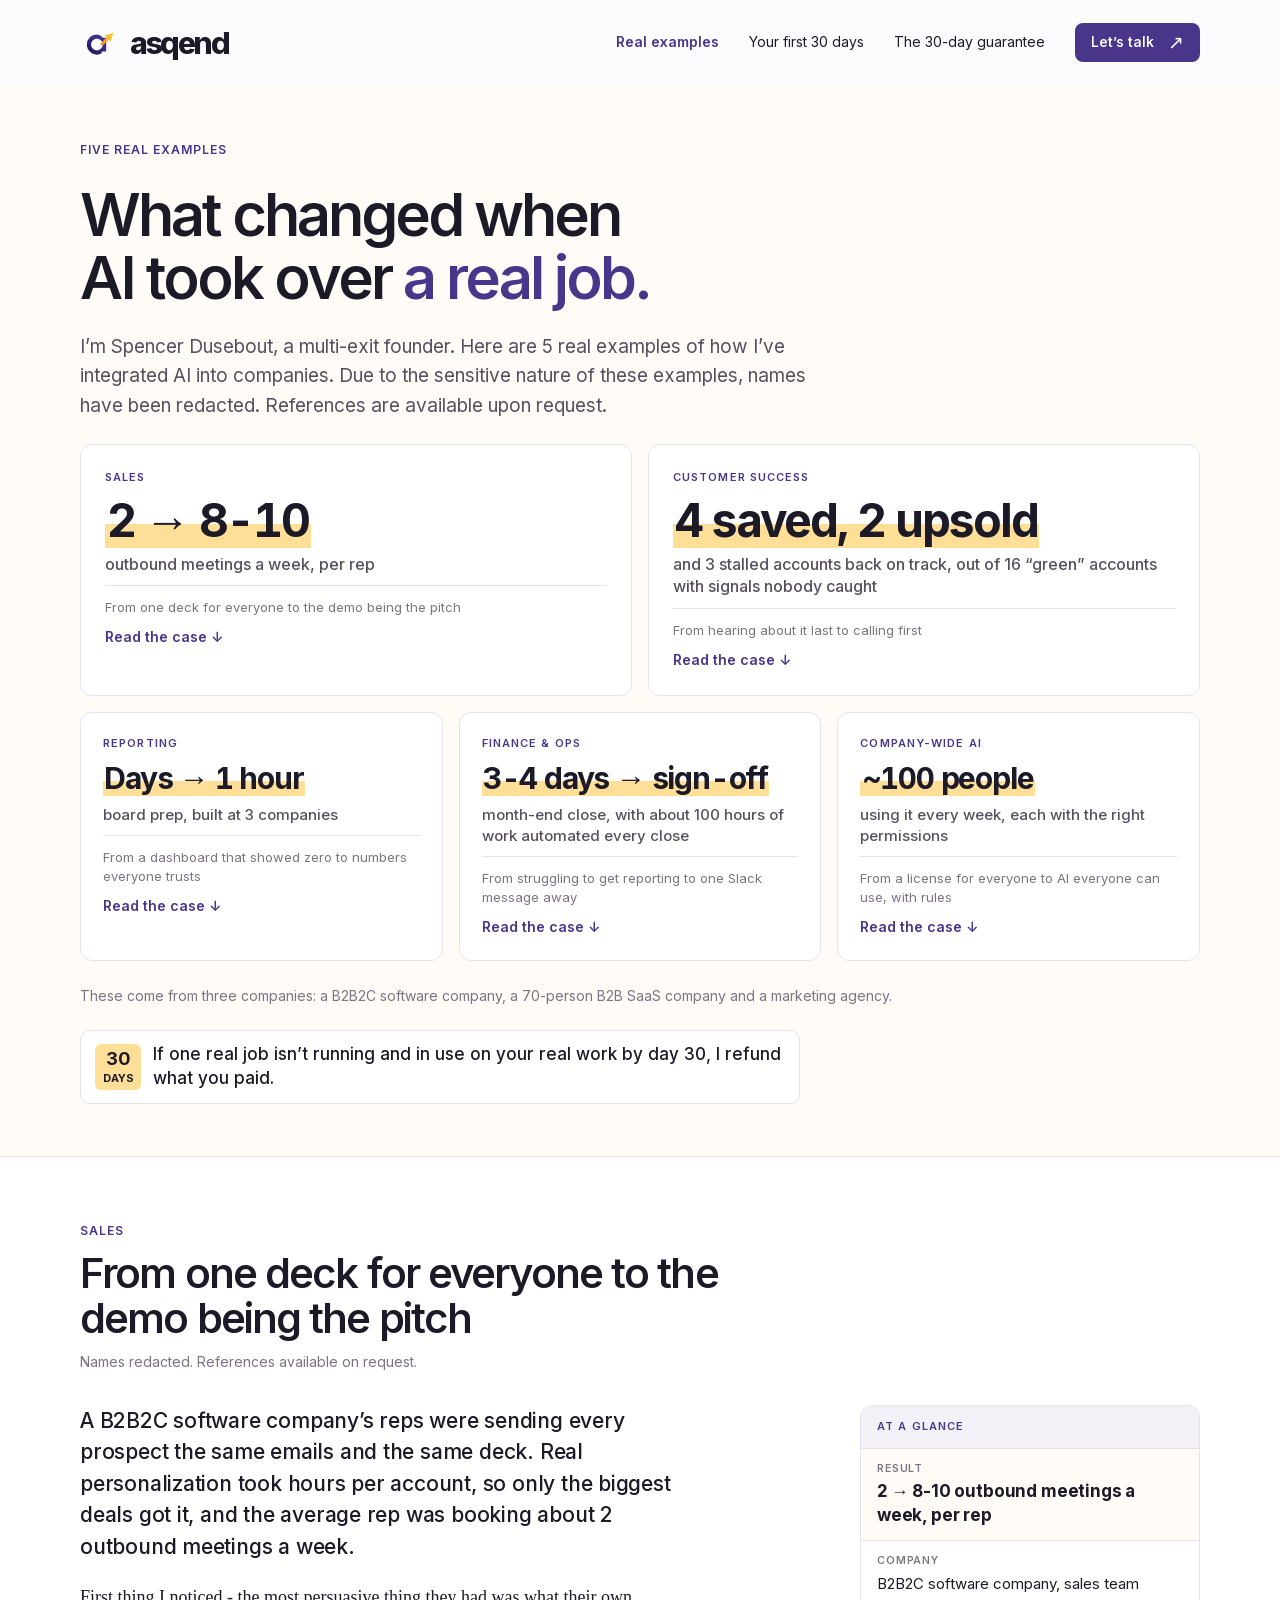
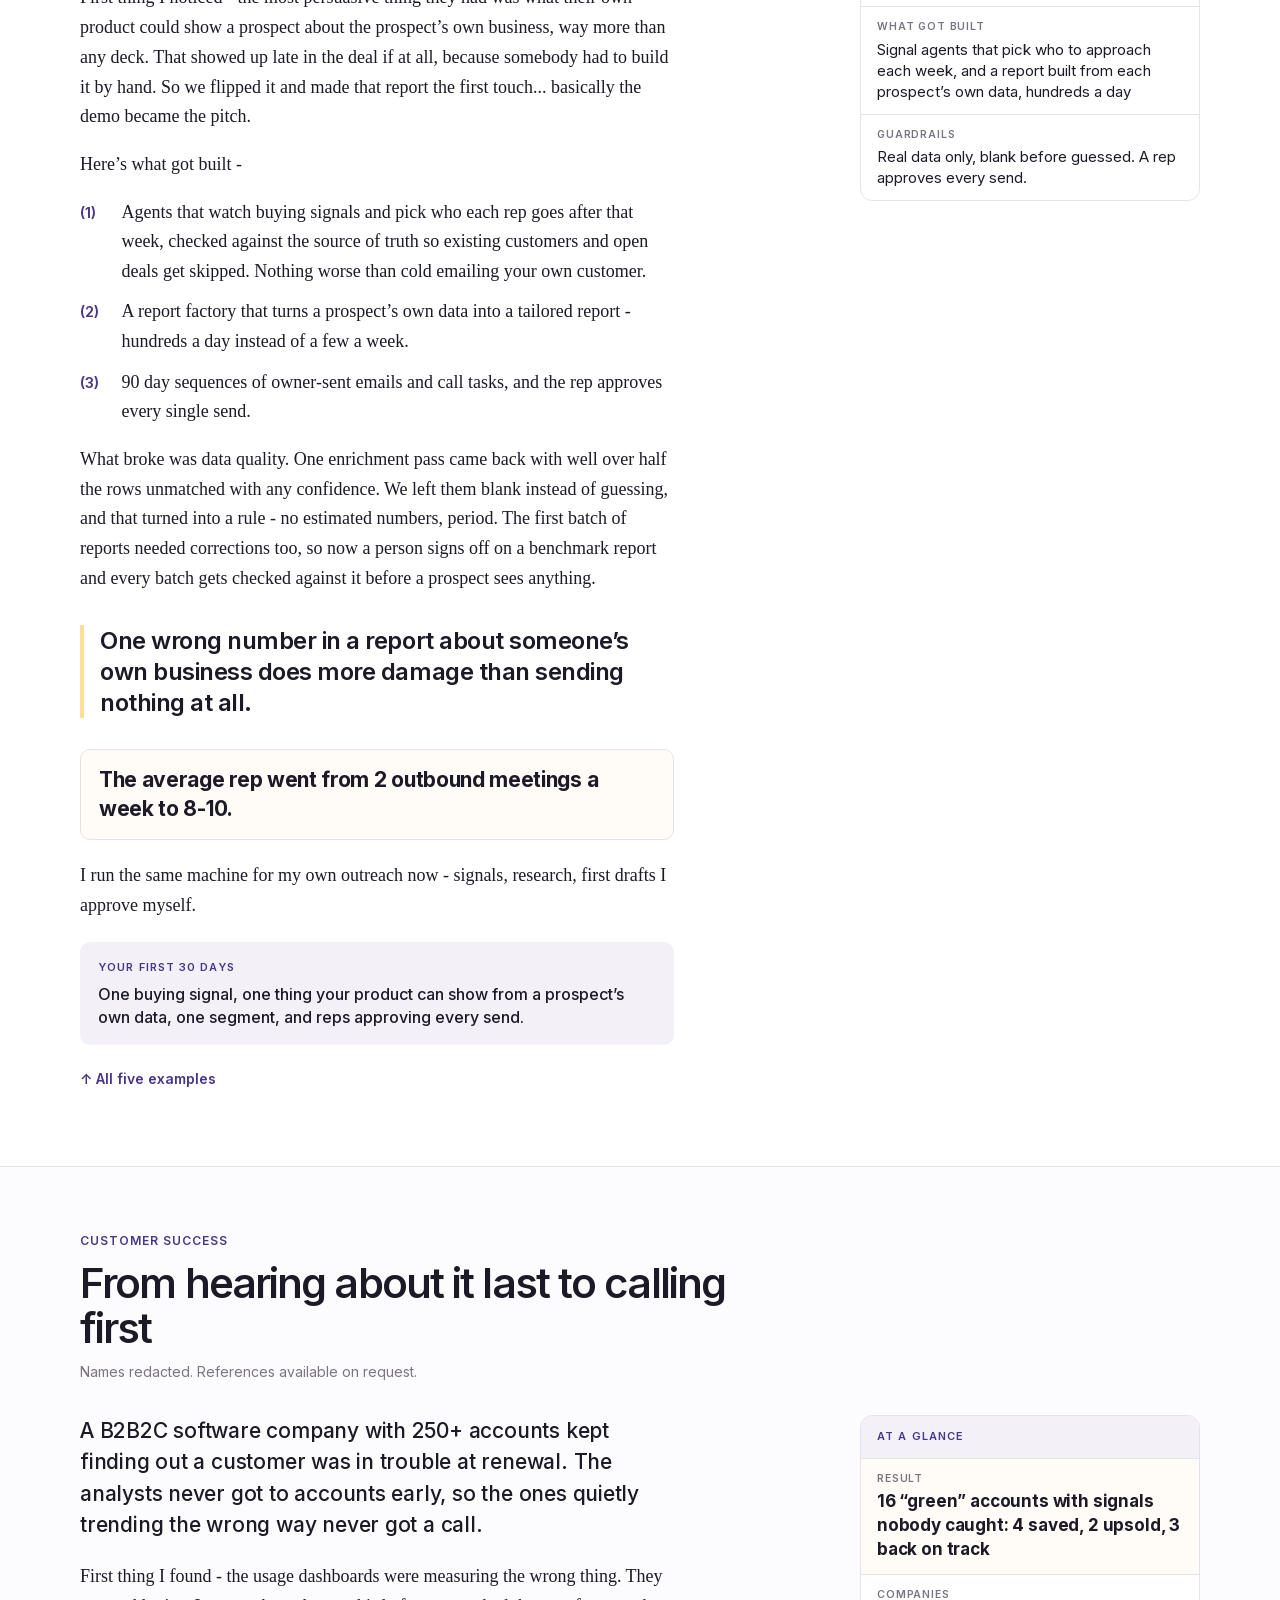
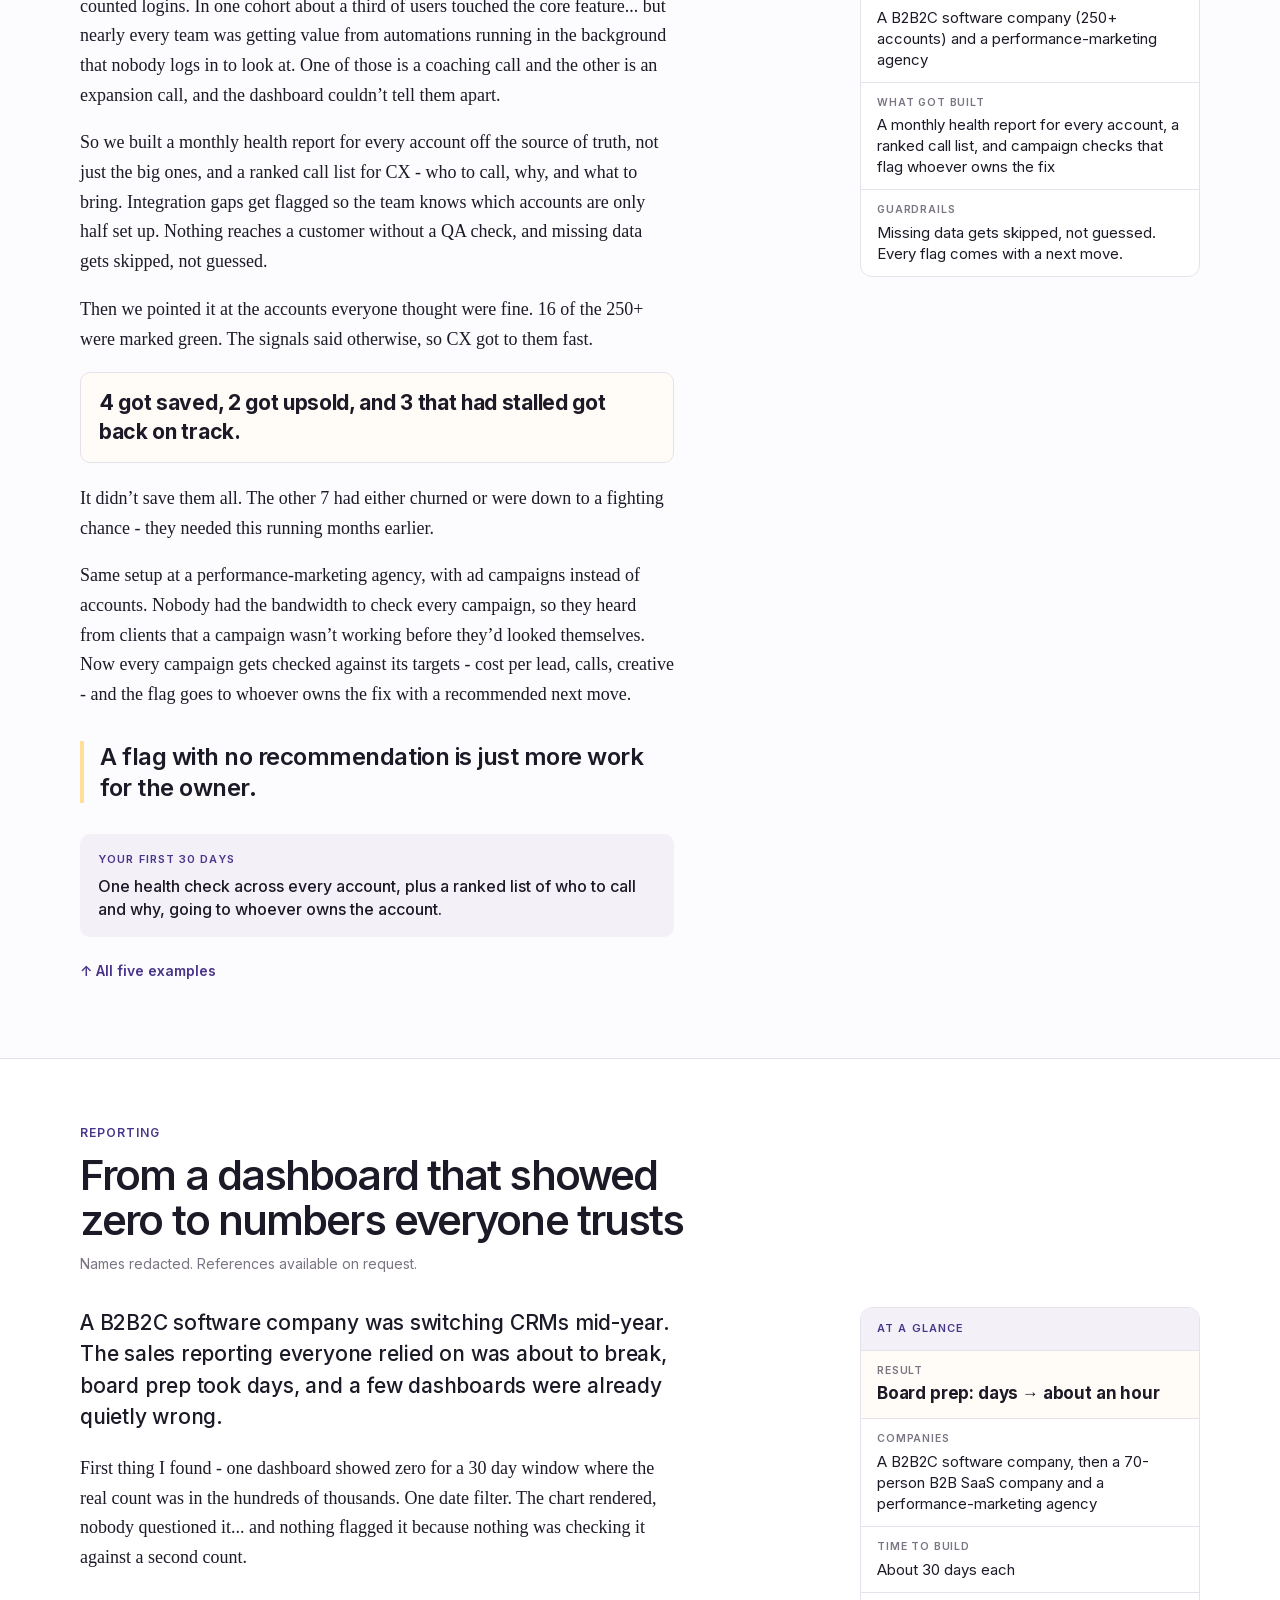
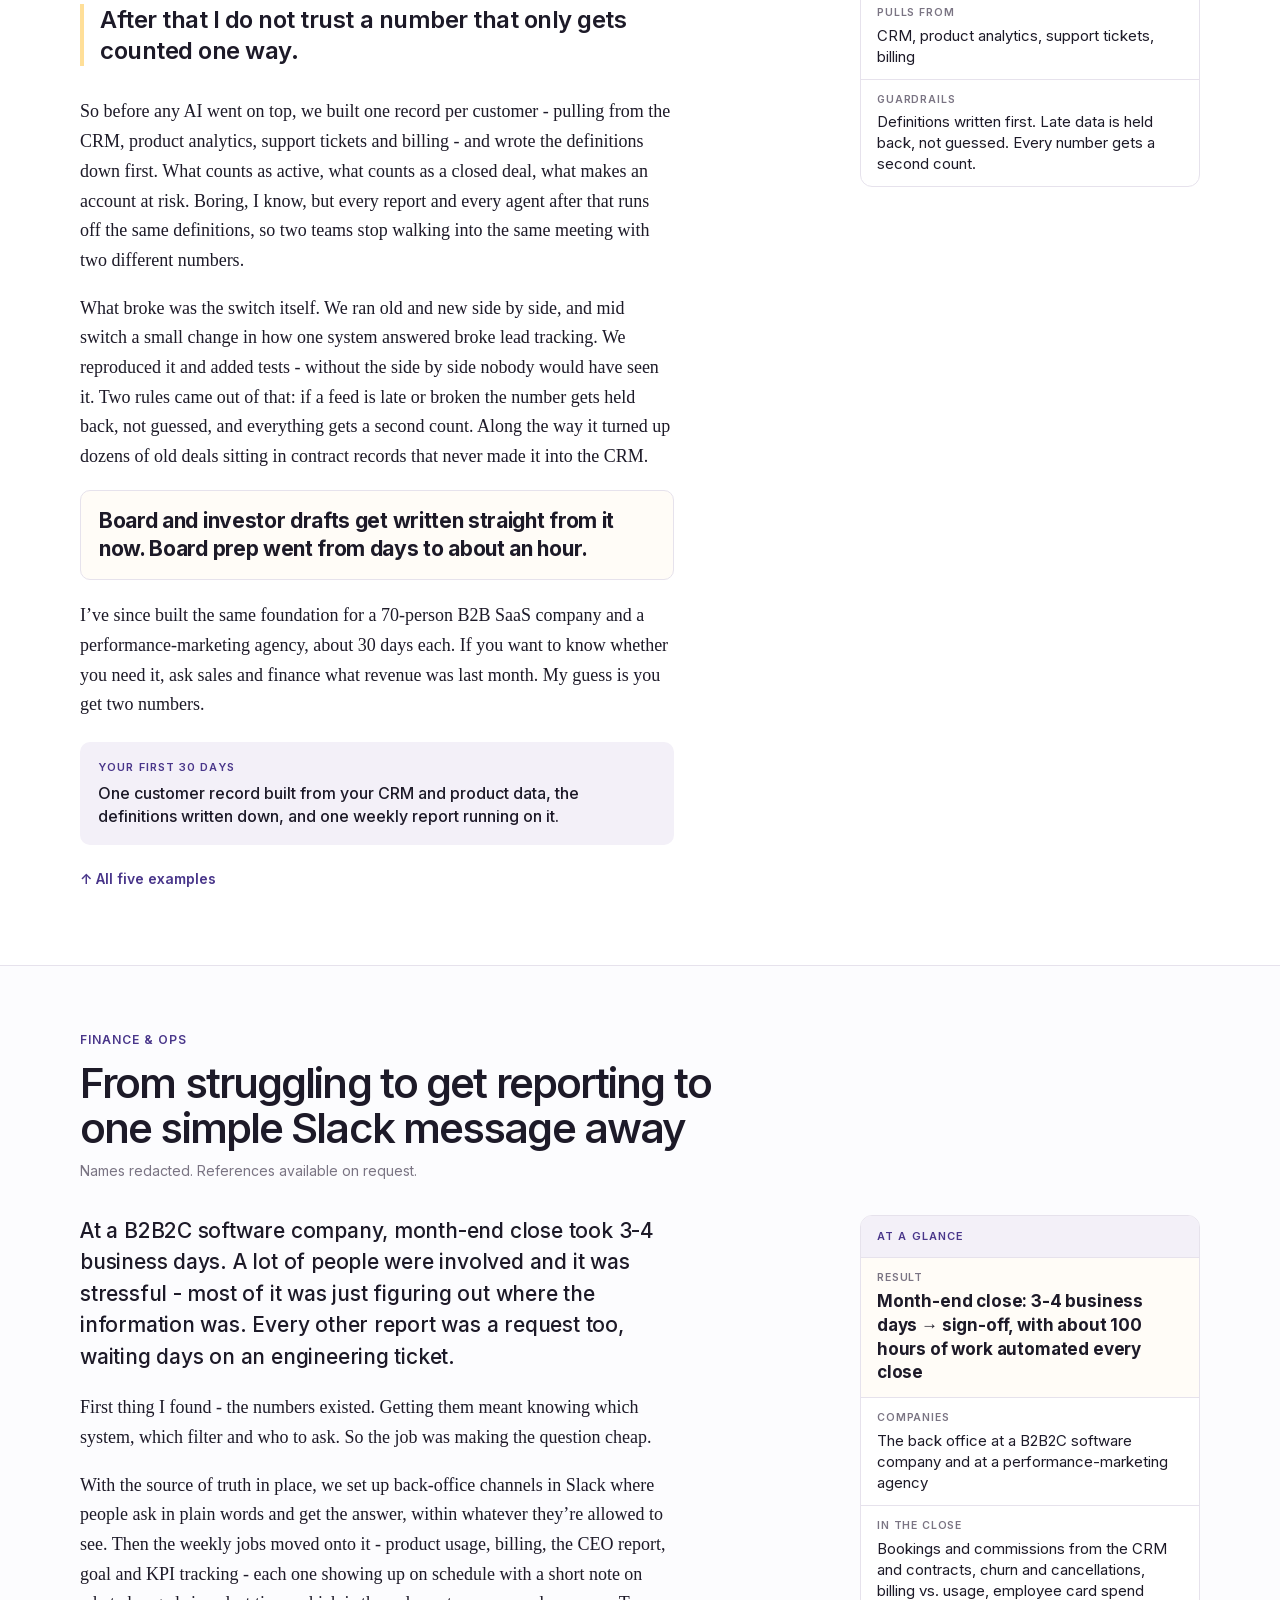
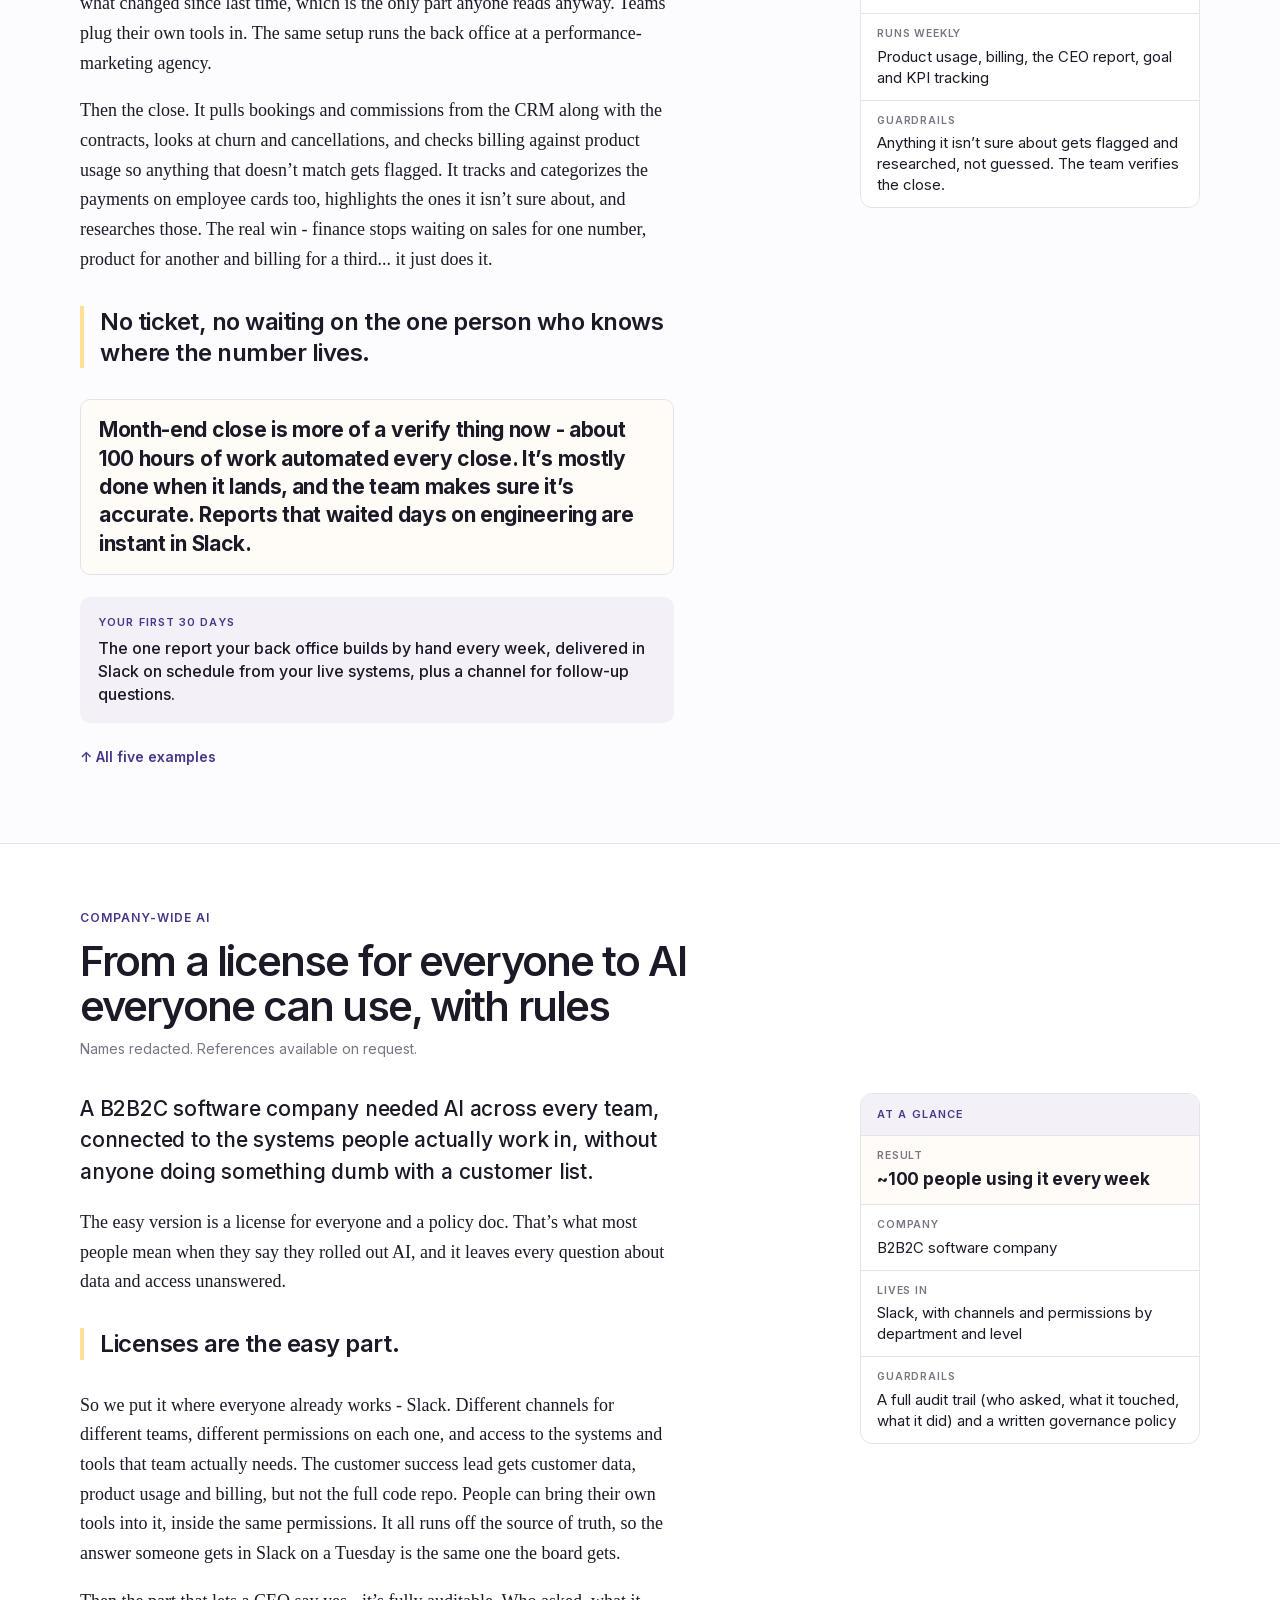
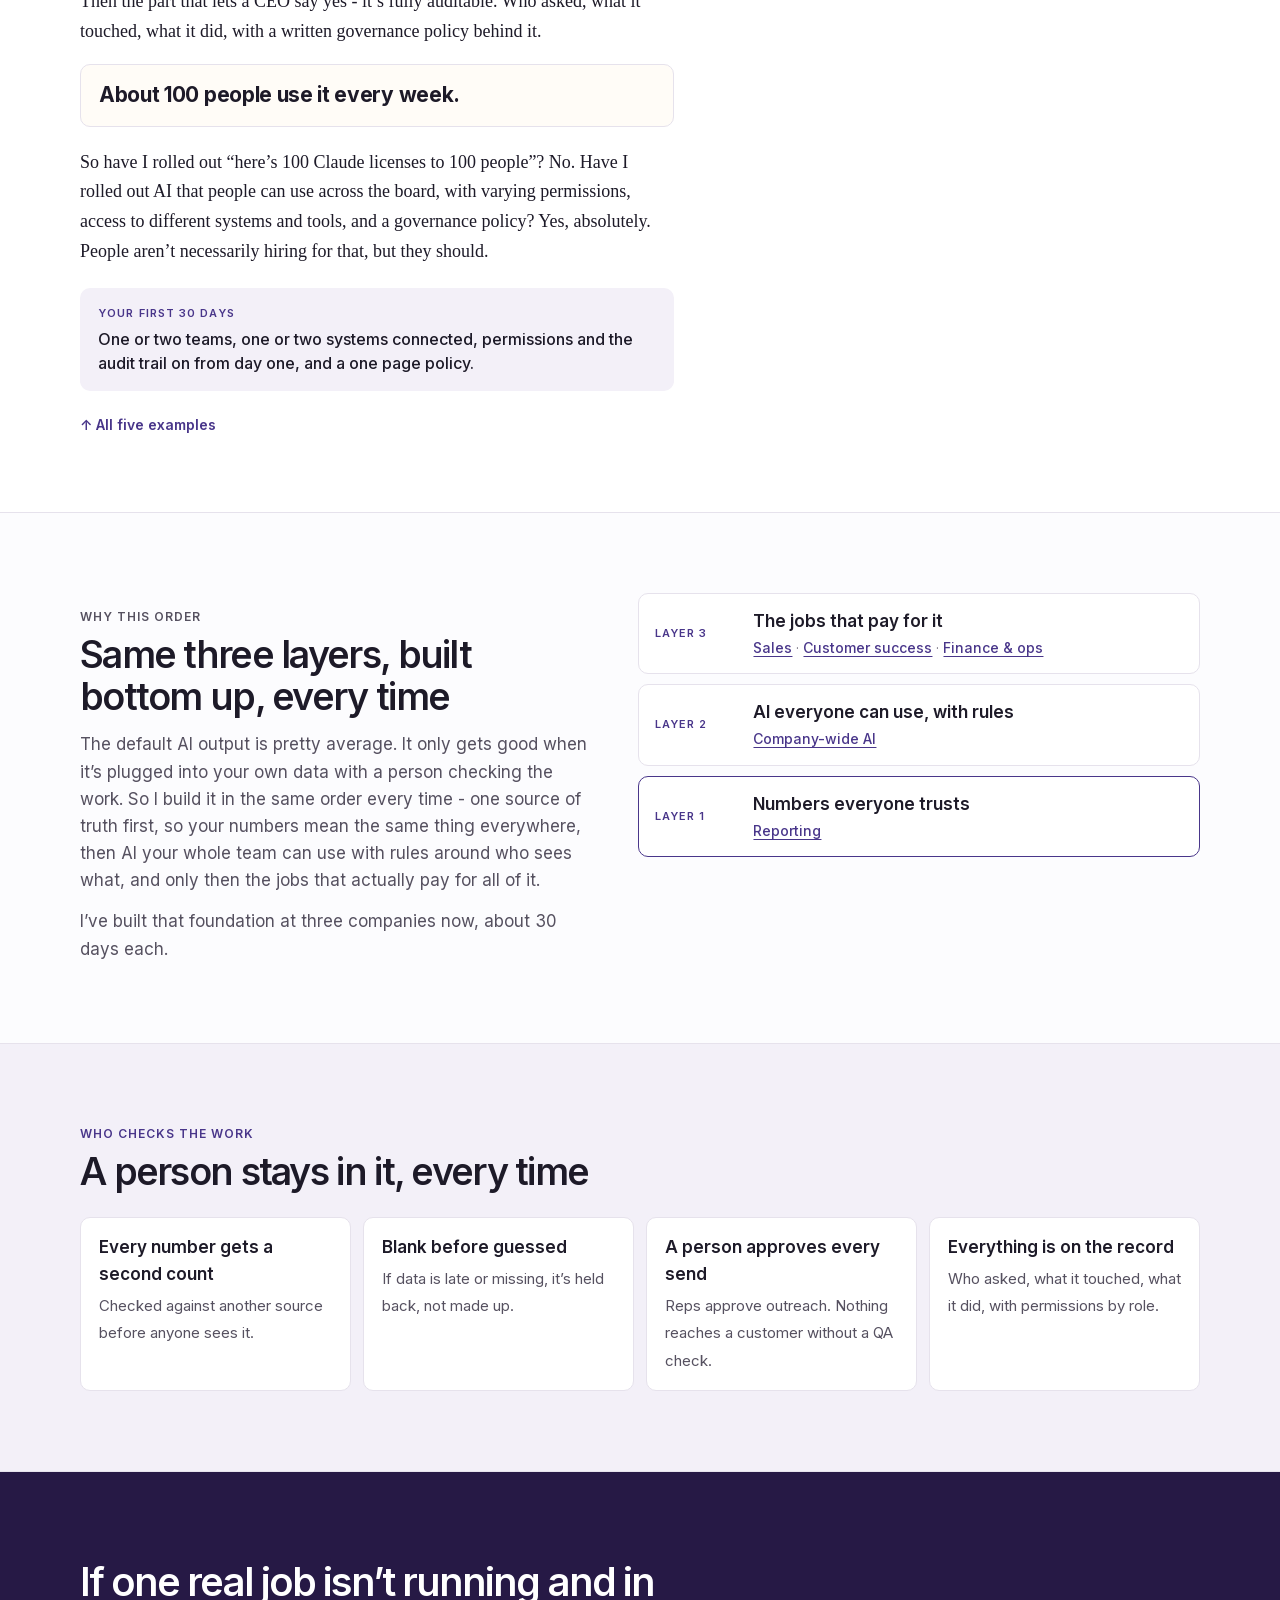
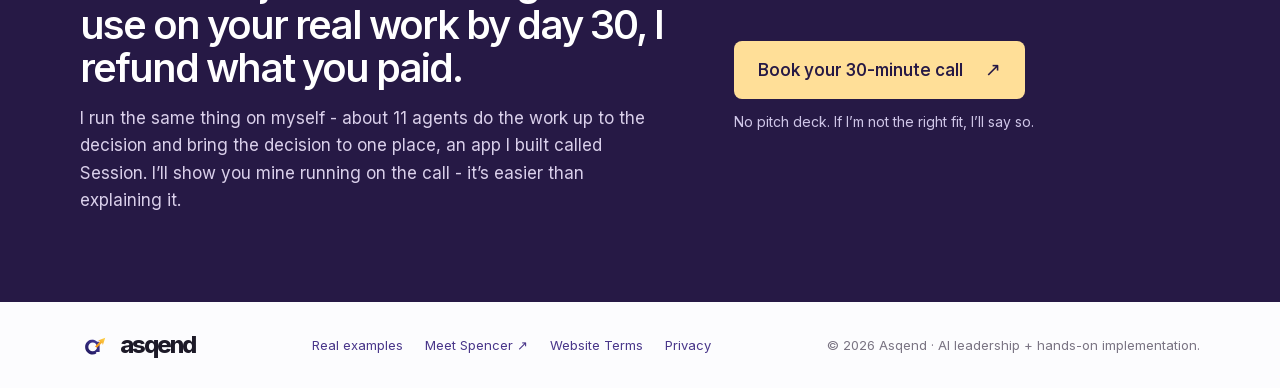
<file: work/index.html>
<!doctype html>
<html lang="en">
<head>
<meta charset="utf-8">
<meta name="viewport" content="width=device-width,initial-scale=1,viewport-fit=cover">
<meta name="robots" content="index,follow">
<link rel="canonical" href="https://asqend.com/work/">
<meta name="description" content="Five real examples of AI Spencer Dusebout has built into companies: sales, customer success, reporting, finance and ops, and company-wide AI. What got built, what broke, and what changed.">
<title>Five real examples · Asqend</title>
<meta property="og:type" content="website">
<meta property="og:url" content="https://asqend.com/work/">
<meta property="og:site_name" content="Asqend">
<meta property="og:title" content="Five real examples · Asqend">
<meta property="og:description" content="What changed when AI took over a real job, at five companies. Names redacted, references available on request.">
<meta property="og:image" content="https://asqend.com/assets/og-fractional-head-of-ai.png">
<meta property="og:image:width" content="1200">
<meta property="og:image:height" content="630">
<meta property="og:image:alt" content="Asqend: A fractional head of AI for companies that don’t have one.">
<meta name="twitter:card" content="summary_large_image">
<link rel="icon" type="image/svg+xml" href="/assets/asqend-icon.svg">
<link rel="preload" as="font" type="font/woff2" href="/assets/fonts/inter.woff2" crossorigin>
<style>
@font-face{font-family:Inter;font-style:normal;font-weight:100 900;font-display:swap;src:url("/assets/fonts/inter.woff2") format("woff2")}
:root{--ink:#1d1a28;--body:#565160;--soft:#7a7483;--purple:#49368a;--purple-2:#39266f;--deep:#261945;--gold:#ffdf98;--gold-ink:#c9af59;--line:#e6e2ec;--paper:#fcfcfe;--cream:#fffcf7;--lav:#f3f0f8}
*{box-sizing:border-box}
html{scroll-padding-top:16px}
body{margin:0;background:var(--paper);color:var(--ink);font-family:Inter,Arial,sans-serif;font-size:17px;line-height:1.6;font-synthesis:none;-webkit-font-smoothing:antialiased}
a{color:inherit;text-decoration:none}
a:focus-visible{outline:3px solid #b69742;outline-offset:4px;border-radius:4px}
img,svg{display:block;max-width:100%}
h1,h2,h3,p,ul,ol{margin:0}
ul,ol{padding:0;list-style:none}
h1,h2,h3{font-weight:560;letter-spacing:-.045em}
.container{width:min(1120px,calc(100% - 80px));margin-inline:auto}
.eyebrow{font-size:12px;font-weight:600;letter-spacing:.085em;text-transform:uppercase;color:var(--purple)}
.site-header{display:flex;justify-content:space-between;align-items:center;gap:24px;padding-block:22px}
.wordmark{display:inline-flex;align-items:center;gap:10px;font-size:31px;font-weight:760;letter-spacing:-.08em;line-height:1}
.wordmark img{width:40px;height:40px}
.site-header nav{display:flex;align-items:center;gap:30px;font-size:14px}
.site-header nav a:not(.button):hover,.site-header nav a[aria-current]{color:var(--purple)}
.site-header nav a[aria-current]{font-weight:600}
.button{display:inline-flex;align-items:center;justify-content:center;gap:22px;background:var(--purple);color:#fff;border-radius:8px;padding:16px 24px;min-height:54px;font-size:16px;font-weight:550;line-height:1.3;transition:background .15s}
.button:hover{background:var(--purple-2)}
.button span{font-size:19px;font-weight:400;line-height:1}
.button-sm{min-height:0;padding:10px 16px;font-size:14px;gap:14px}
.button-gold{background:var(--gold);color:var(--deep);font-size:17px;min-height:58px}
.button-gold:hover{background:#f5d087}
.site-footer{display:flex;justify-content:space-between;align-items:center;gap:24px;flex-wrap:wrap;padding-block:28px;font-size:13px;color:var(--soft)}
.site-footer .wordmark{font-size:24px;color:var(--ink)}
.site-footer .wordmark img{width:30px;height:30px}
.site-footer nav{display:flex;gap:22px;flex-wrap:wrap;color:var(--purple)}
.sticky-cta{display:none}
@media(max-width:1000px){.container{width:calc(100% - 56px)}}
@media(max-width:760px){
  .container{width:calc(100% - 32px)}
  .site-header{padding-block:14px}
  .wordmark{font-size:27px}.wordmark img{width:34px;height:34px}
  .site-header nav a:not(.button){display:none}
  .site-footer{padding-bottom:110px}
  .sticky-cta{display:flex;position:fixed;left:12px;right:12px;bottom:calc(12px + env(safe-area-inset-bottom));z-index:50;transform:translateY(160%);visibility:hidden;transition:transform .25s,visibility 0s .25s;box-shadow:0 10px 28px #1e143c4d}
  .sticky-cta.on{transform:none;visibility:visible;transition:transform .25s}
}
@media(prefers-reduced-motion:reduce){.button,.sticky-cta{transition:none}}
</style>
<link rel="stylesheet" href="/examples.css">
</head>
<body>
<header class="site-header container">
  <a class="wordmark" href="/" aria-label="Asqend home"><img src="/assets/asqend-icon.svg" alt="" width="40" height="40"><span>asqend</span></a>
  <nav aria-label="Main navigation">
    <a href="/work/" aria-current="page">Real examples</a>
    <a href="/#sales">Your first 30 days</a>
    <a href="/#guarantee">The 30-day guarantee</a>
    <a class="button button-sm" href="https://calendar.app.google/reG4Q89hQvt1WUia6" target="_blank" rel="noopener">Let’s talk <span aria-hidden="true">↗</span></a>
  </nav>
</header>

<main id="top">
  <section class="w-hero" aria-labelledby="work-title">
    <div class="container w-hero-inner">
      <p class="eyebrow">Five real examples</p>
      <h1 id="work-title">What changed when AI took over <em>a real job.</em></h1>
      <p class="w-intro">I’m Spencer Dusebout, a multi-exit founder. Here are 5 real examples of how I’ve integrated AI into companies. Due to the sensitive nature of these examples, names have been redacted. References are available upon request.</p>
      <div class="ex-tiles" aria-label="Results">
        <a class="ex-tile ex-lead" href="#sales"><span class="ex-area">Sales</span><span class="ex-num"><span class="ex-mark">2 → 8-10</span></span><span class="ex-cap">outbound meetings a week, per rep</span><span class="ex-title">From one deck for everyone to the demo being the pitch</span><span class="ex-go">Read the case <span aria-hidden="true">↓</span></span></a>
        <a class="ex-tile ex-lead" href="#customer-success"><span class="ex-area">Customer success</span><span class="ex-num"><span class="ex-mark">4 saved, 2 upsold</span></span><span class="ex-cap">and 3 stalled accounts back on track, out of 16 “green” accounts with signals nobody caught</span><span class="ex-title">From hearing about it last to calling first</span><span class="ex-go">Read the case <span aria-hidden="true">↓</span></span></a>
        <a class="ex-tile" href="#reporting"><span class="ex-area">Reporting</span><span class="ex-num"><span class="ex-mark">Days → 1 hour</span></span><span class="ex-cap">board prep, built at 3 companies</span><span class="ex-title">From a dashboard that showed zero to numbers everyone trusts</span><span class="ex-go">Read the case <span aria-hidden="true">↓</span></span></a>
        <a class="ex-tile" href="#finance-ops"><span class="ex-area">Finance & ops</span><span class="ex-num"><span class="ex-mark"><span class="nw">3-4 days</span> → <span class="nw">sign-off</span></span></span><span class="ex-cap">month-end close, with about 100 hours of work automated every close</span><span class="ex-title">From struggling to get reporting to one Slack message away</span><span class="ex-go">Read the case <span aria-hidden="true">↓</span></span></a>
        <a class="ex-tile" href="#company-wide-ai"><span class="ex-area">Company-wide AI</span><span class="ex-num"><span class="ex-mark">~100 people</span></span><span class="ex-cap">using it every week, each with the right permissions</span><span class="ex-title">From a license for everyone to AI everyone can use, with rules</span><span class="ex-go">Read the case <span aria-hidden="true">↓</span></span></a>
      </div>
      <p class="ex-companies">These come from three companies: a B2B2C software company, a 70-person B2B SaaS company and a marketing agency.</p>
      <div class="w-guarantee"><b><span>30</span>DAYS</b><p>If one real job isn’t running and in use on your real work by day 30, I refund what you paid.</p></div>
    </div>
  </section>

  <section class="w-case" id="sales" aria-labelledby="sales-title">
    <div class="container w-case-head">
      <p class="eyebrow">Sales</p>
      <h2 id="sales-title">From one deck for everyone to the demo being the pitch</h2>
      <p class="w-redact">Names redacted. References available on request.</p>
    </div>
    <div class="container w-case-body">
      <aside class="w-glance" aria-label="Sales at a glance">
        <p class="w-glance-title">At a glance</p>
        <dl><div class="f result"><dt>Result</dt><dd>2 → 8-10 outbound meetings a week, per rep</dd></div><div class="f"><dt>Company</dt><dd>B2B2C software company, sales team</dd></div><div class="f"><dt>What got built</dt><dd>Signal agents that pick who to approach each week, and a report built from each prospect’s own data, hundreds a day</dd></div><div class="f"><dt>Guardrails</dt><dd>Real data only, blank before guessed. A rep approves every send.</dd></div></dl>
      </aside>
      <div class="w-story">
        <p class="lead">A B2B2C software company’s reps were sending every prospect the same emails and the same deck. Real personalization took hours per account, so only the biggest deals got it, and the average rep was booking about 2 outbound meetings a week.</p>
<p>First thing I noticed - the most persuasive thing they had was what their own product could show a prospect about the prospect’s own business, way more than any deck. That showed up late in the deal if at all, because somebody had to build it by hand. So we flipped it and made that report the first touch... basically the demo became the pitch.</p>
<p>Here’s what got built -</p>
<ol class="paren">
<li><span>(1)</span><p>Agents that watch buying signals and pick who each rep goes after that week, checked against the source of truth so existing customers and open deals get skipped. Nothing worse than cold emailing your own customer.</p></li>
<li><span>(2)</span><p>A report factory that turns a prospect’s own data into a tailored report - hundreds a day instead of a few a week.</p></li>
<li><span>(3)</span><p>90 day sequences of owner-sent emails and call tasks, and the rep approves every single send.</p></li>
</ol>
<p>What broke was data quality. One enrichment pass came back with well over half the rows unmatched with any confidence. We left them blank instead of guessing, and that turned into a rule - no estimated numbers, period. The first batch of reports needed corrections too, so now a person signs off on a benchmark report and every batch gets checked against it before a prospect sees anything.</p>
<blockquote class="pull">One wrong number in a report about someone’s own business does more damage than sending nothing at all.</blockquote>
<p class="result">The average rep went from 2 outbound meetings a week to 8-10.</p>
<p>I run the same machine for my own outreach now - signals, research, first drafts I approve myself.</p>
<section class="w-thirty"><h3>Your first 30 days</h3><p>One buying signal, one thing your product can show from a prospect’s own data, one segment, and reps approving every send.</p></section>
        <a class="w-up" href="#top">↑ All five examples</a>
      </div>
    </div>
  </section>
  <section class="w-case" id="customer-success" aria-labelledby="customer-success-title">
    <div class="container w-case-head">
      <p class="eyebrow">Customer success</p>
      <h2 id="customer-success-title">From hearing about it last to calling first</h2>
      <p class="w-redact">Names redacted. References available on request.</p>
    </div>
    <div class="container w-case-body">
      <aside class="w-glance" aria-label="Customer success at a glance">
        <p class="w-glance-title">At a glance</p>
        <dl><div class="f result"><dt>Result</dt><dd>16 “green” accounts with signals nobody caught: 4 saved, 2 upsold, 3 back on track</dd></div><div class="f"><dt>Companies</dt><dd>A B2B2C software company (250+ accounts) and a performance-marketing agency</dd></div><div class="f"><dt>What got built</dt><dd>A monthly health report for every account, a ranked call list, and campaign checks that flag whoever owns the fix</dd></div><div class="f"><dt>Guardrails</dt><dd>Missing data gets skipped, not guessed. Every flag comes with a next move.</dd></div></dl>
      </aside>
      <div class="w-story">
        <p class="lead">A B2B2C software company with 250+ accounts kept finding out a customer was in trouble at renewal. The analysts never got to accounts early, so the ones quietly trending the wrong way never got a call.</p>
<p>First thing I found - the usage dashboards were measuring the wrong thing. They counted logins. In one cohort about a third of users touched the core feature... but nearly every team was getting value from automations running in the background that nobody logs in to look at. One of those is a coaching call and the other is an expansion call, and the dashboard couldn’t tell them apart.</p>
<p>So we built a monthly health report for every account off the source of truth, not just the big ones, and a ranked call list for CX - who to call, why, and what to bring. Integration gaps get flagged so the team knows which accounts are only half set up. Nothing reaches a customer without a QA check, and missing data gets skipped, not guessed.</p>
<p>Then we pointed it at the accounts everyone thought were fine. 16 of the 250+ were marked green. The signals said otherwise, so CX got to them fast.</p>
<p class="result">4 got saved, 2 got upsold, and 3 that had stalled got back on track.</p>
<p>It didn’t save them all. The other 7 had either churned or were down to a fighting chance - they needed this running months earlier.</p>
<p>Same setup at a performance-marketing agency, with ad campaigns instead of accounts. Nobody had the bandwidth to check every campaign, so they heard from clients that a campaign wasn’t working before they’d looked themselves. Now every campaign gets checked against its targets - cost per lead, calls, creative - and the flag goes to whoever owns the fix with a recommended next move.</p>
<blockquote class="pull">A flag with no recommendation is just more work for the owner.</blockquote>
<section class="w-thirty"><h3>Your first 30 days</h3><p>One health check across every account, plus a ranked list of who to call and why, going to whoever owns the account.</p></section>
        <a class="w-up" href="#top">↑ All five examples</a>
      </div>
    </div>
  </section>
  <section class="w-case" id="reporting" aria-labelledby="reporting-title">
    <div class="container w-case-head">
      <p class="eyebrow">Reporting</p>
      <h2 id="reporting-title">From a dashboard that showed zero to numbers everyone trusts</h2>
      <p class="w-redact">Names redacted. References available on request.</p>
    </div>
    <div class="container w-case-body">
      <aside class="w-glance" aria-label="Reporting at a glance">
        <p class="w-glance-title">At a glance</p>
        <dl><div class="f result"><dt>Result</dt><dd>Board prep: days → about an hour</dd></div><div class="f"><dt>Companies</dt><dd>A B2B2C software company, then a 70-person B2B SaaS company and a performance-marketing agency</dd></div><div class="f"><dt>Time to build</dt><dd>About 30 days each</dd></div><div class="f"><dt>Pulls from</dt><dd>CRM, product analytics, support tickets, billing</dd></div><div class="f"><dt>Guardrails</dt><dd>Definitions written first. Late data is held back, not guessed. Every number gets a second count.</dd></div></dl>
      </aside>
      <div class="w-story">
        <p class="lead">A B2B2C software company was switching CRMs mid-year. The sales reporting everyone relied on was about to break, board prep took days, and a few dashboards were already quietly wrong.</p>
<p>First thing I found - one dashboard showed zero for a 30 day window where the real count was in the hundreds of thousands. One date filter. The chart rendered, nobody questioned it... and nothing flagged it because nothing was checking it against a second count.</p>
<blockquote class="pull">After that I do not trust a number that only gets counted one way.</blockquote>
<p>So before any AI went on top, we built one record per customer - pulling from the CRM, product analytics, support tickets and billing - and wrote the definitions down first. What counts as active, what counts as a closed deal, what makes an account at risk. Boring, I know, but every report and every agent after that runs off the same definitions, so two teams stop walking into the same meeting with two different numbers.</p>
<p>What broke was the switch itself. We ran old and new side by side, and mid switch a small change in how one system answered broke lead tracking. We reproduced it and added tests - without the side by side nobody would have seen it. Two rules came out of that: if a feed is late or broken the number gets held back, not guessed, and everything gets a second count. Along the way it turned up dozens of old deals sitting in contract records that never made it into the CRM.</p>
<p class="result">Board and investor drafts get written straight from it now. Board prep went from days to about an hour.</p>
<p>I’ve since built the same foundation for a 70-person B2B SaaS company and a performance-marketing agency, about 30 days each. If you want to know whether you need it, ask sales and finance what revenue was last month. My guess is you get two numbers.</p>
<section class="w-thirty"><h3>Your first 30 days</h3><p>One customer record built from your CRM and product data, the definitions written down, and one weekly report running on it.</p></section>
        <a class="w-up" href="#top">↑ All five examples</a>
      </div>
    </div>
  </section>
  <section class="w-case" id="finance-ops" aria-labelledby="finance-ops-title">
    <div class="container w-case-head">
      <p class="eyebrow">Finance & ops</p>
      <h2 id="finance-ops-title">From struggling to get reporting to one simple Slack message away</h2>
      <p class="w-redact">Names redacted. References available on request.</p>
    </div>
    <div class="container w-case-body">
      <aside class="w-glance" aria-label="Finance & ops at a glance">
        <p class="w-glance-title">At a glance</p>
        <dl><div class="f result"><dt>Result</dt><dd>Month-end close: 3-4 business days → sign-off, with about 100 hours of work automated every close</dd></div><div class="f"><dt>Companies</dt><dd>The back office at a B2B2C software company and at a performance-marketing agency</dd></div><div class="f"><dt>In the close</dt><dd>Bookings and commissions from the CRM and contracts, churn and cancellations, billing vs. usage, employee card spend</dd></div><div class="f"><dt>Runs weekly</dt><dd>Product usage, billing, the CEO report, goal and KPI tracking</dd></div><div class="f"><dt>Guardrails</dt><dd>Anything it isn’t sure about gets flagged and researched, not guessed. The team verifies the close.</dd></div></dl>
      </aside>
      <div class="w-story">
        <p class="lead">At a B2B2C software company, month-end close took 3-4 business days. A lot of people were involved and it was stressful - most of it was just figuring out where the information was. Every other report was a request too, waiting days on an engineering ticket.</p>
<p>First thing I found - the numbers existed. Getting them meant knowing which system, which filter and who to ask. So the job was making the question cheap.</p>
<p>With the source of truth in place, we set up back-office channels in Slack where people ask in plain words and get the answer, within whatever they’re allowed to see. Then the weekly jobs moved onto it - product usage, billing, the CEO report, goal and KPI tracking - each one showing up on schedule with a short note on what changed since last time, which is the only part anyone reads anyway. Teams plug their own tools in. The same setup runs the back office at a performance-marketing agency.</p>
<p>Then the close. It pulls bookings and commissions from the CRM along with the contracts, looks at churn and cancellations, and checks billing against product usage so anything that doesn’t match gets flagged. It tracks and categorizes the payments on employee cards too, highlights the ones it isn’t sure about, and researches those. The real win - finance stops waiting on sales for one number, product for another and billing for a third... it just does it.</p>
<blockquote class="pull">No ticket, no waiting on the one person who knows where the number lives.</blockquote>
<p class="result">Month-end close is more of a verify thing now - about 100 hours of work automated every close. It’s mostly done when it lands, and the team makes sure it’s accurate. Reports that waited days on engineering are instant in Slack.</p>
<section class="w-thirty"><h3>Your first 30 days</h3><p>The one report your back office builds by hand every week, delivered in Slack on schedule from your live systems, plus a channel for follow-up questions.</p></section>
        <a class="w-up" href="#top">↑ All five examples</a>
      </div>
    </div>
  </section>
  <section class="w-case" id="company-wide-ai" aria-labelledby="company-wide-ai-title">
    <div class="container w-case-head">
      <p class="eyebrow">Company-wide AI</p>
      <h2 id="company-wide-ai-title">From a license for everyone to AI everyone can use, with rules</h2>
      <p class="w-redact">Names redacted. References available on request.</p>
    </div>
    <div class="container w-case-body">
      <aside class="w-glance" aria-label="Company-wide AI at a glance">
        <p class="w-glance-title">At a glance</p>
        <dl><div class="f result"><dt>Result</dt><dd>~100 people using it every week</dd></div><div class="f"><dt>Company</dt><dd>B2B2C software company</dd></div><div class="f"><dt>Lives in</dt><dd>Slack, with channels and permissions by department and level</dd></div><div class="f"><dt>Guardrails</dt><dd>A full audit trail (who asked, what it touched, what it did) and a written governance policy</dd></div></dl>
      </aside>
      <div class="w-story">
        <p class="lead">A B2B2C software company needed AI across every team, connected to the systems people actually work in, without anyone doing something dumb with a customer list.</p>
<p>The easy version is a license for everyone and a policy doc. That’s what most people mean when they say they rolled out AI, and it leaves every question about data and access unanswered.</p>
<blockquote class="pull">Licenses are the easy part.</blockquote>
<p>So we put it where everyone already works - Slack. Different channels for different teams, different permissions on each one, and access to the systems and tools that team actually needs. The customer success lead gets customer data, product usage and billing, but not the full code repo. People can bring their own tools into it, inside the same permissions. It all runs off the source of truth, so the answer someone gets in Slack on a Tuesday is the same one the board gets.</p>
<p>Then the part that lets a CEO say yes - it’s fully auditable. Who asked, what it touched, what it did, with a written governance policy behind it.</p>
<p class="result">About 100 people use it every week.</p>
<p>So have I rolled out “here’s 100 Claude licenses to 100 people”? No. Have I rolled out AI that people can use across the board, with varying permissions, access to different systems and tools, and a governance policy? Yes, absolutely. People aren’t necessarily hiring for that, but they should.</p>
<section class="w-thirty"><h3>Your first 30 days</h3><p>One or two teams, one or two systems connected, permissions and the audit trail on from day one, and a one page policy.</p></section>
        <a class="w-up" href="#top">↑ All five examples</a>
      </div>
    </div>
  </section>

  <section class="w-band" aria-labelledby="why-title">
    <div class="container w-two">
      <div>
        <p class="eyebrow">Why this order</p>
        <h2 id="why-title">Same three layers, built bottom up, every time</h2>
        <p>The default AI output is pretty average. It only gets good when it’s plugged into your own data with a person checking the work. So I build it in the same order every time - one source of truth first, so your numbers mean the same thing everywhere, then AI your whole team can use with rules around who sees what, and only then the jobs that actually pay for all of it.</p><p>I’ve built that foundation at three companies now, about 30 days each.</p>
      </div>
      <div class="w-layers" aria-label="The three layers">
        <div class="w-layer"><span class="n">Layer 3</span><div><div class="t">The jobs that pay for it</div><div class="l"><a href="#sales">Sales</a> · <a href="#customer-success">Customer success</a> · <a href="#finance-ops">Finance &amp; ops</a></div></div></div><div class="w-layer"><span class="n">Layer 2</span><div><div class="t">AI everyone can use, with rules</div><div class="l"><a href="#company-wide-ai">Company-wide AI</a></div></div></div><div class="w-layer base"><span class="n">Layer 1</span><div><div class="t">Numbers everyone trusts</div><div class="l"><a href="#reporting">Reporting</a></div></div></div>
      </div>
    </div>
  </section>

  <section class="w-band lav" aria-labelledby="checks-title">
    <div class="container">
      <p class="eyebrow">Who checks the work</p>
      <h2 id="checks-title">A person stays in it, every time</h2>
      <div class="w-rules"><div class="w-rule"><b>Every number gets a second count</b><span>Checked against another source before anyone sees it.</span></div><div class="w-rule"><b>Blank before guessed</b><span>If data is late or missing, it’s held back, not made up.</span></div><div class="w-rule"><b>A person approves every send</b><span>Reps approve outreach. Nothing reaches a customer without a QA check.</span></div><div class="w-rule"><b>Everything is on the record</b><span>Who asked, what it touched, what it did, with permissions by role.</span></div></div>
    </div>
  </section>

  <section class="w-close" aria-labelledby="close-title">
    <div class="container w-close-grid">
      <div>
        <h2 id="close-title">If one real job isn’t running and in use on your real work by day 30, I refund what you paid.</h2>
        <p>I run the same thing on myself - about 11 agents do the work up to the decision and bring the decision to one place, an app I built called Session. I’ll show you mine running on the call - it’s easier than explaining it.</p>
      </div>
      <div class="w-cta">
        <a class="button button-gold" id="close-cta" href="https://calendar.app.google/reG4Q89hQvt1WUia6" target="_blank" rel="noopener">Book your 30-minute call <span aria-hidden="true">↗</span></a>
        <small>No pitch deck. If I’m not the right fit, I’ll say so.</small>
      </div>
    </div>
  </section>
</main>

<footer class="site-footer container">
  <a class="wordmark" href="/"><img src="/assets/asqend-icon.svg" alt="" width="30" height="30"><span>asqend</span></a>
  <nav aria-label="Footer"><a href="/work/">Real examples</a><a href="https://spencerdusebout.com/" target="_blank" rel="noopener">Meet Spencer ↗</a><a href="https://asqend.com/website-terms.html">Website Terms</a><a href="https://asqend.com/privacy.html">Privacy</a></nav>
  <span>© 2026 Asqend · AI leadership + hands-on implementation.</span>
</footer>

<a class="button sticky-cta" id="sticky-cta" href="https://calendar.app.google/reG4Q89hQvt1WUia6" target="_blank" rel="noopener" aria-hidden="true" tabindex="-1">Book your 30-minute call <span aria-hidden="true">↗</span></a>
<script>
(function(){
  var s=document.getElementById('sticky-cta');
  if(!s)return;
  var c=document.getElementById('close-cta');
  function upd(){
    var r=c?c.getBoundingClientRect():null;
    var closeVisible=r&&r.top<window.innerHeight&&r.bottom>0;
    var on=window.scrollY>window.innerHeight*.6&&!closeVisible;
    s.classList.toggle('on',on);
    s.setAttribute('aria-hidden',on?'false':'true');
    s.tabIndex=on?0:-1;
  }
  window.addEventListener('scroll',upd,{passive:true});
  upd();
})();
</script>
</body>
</html>
</file>
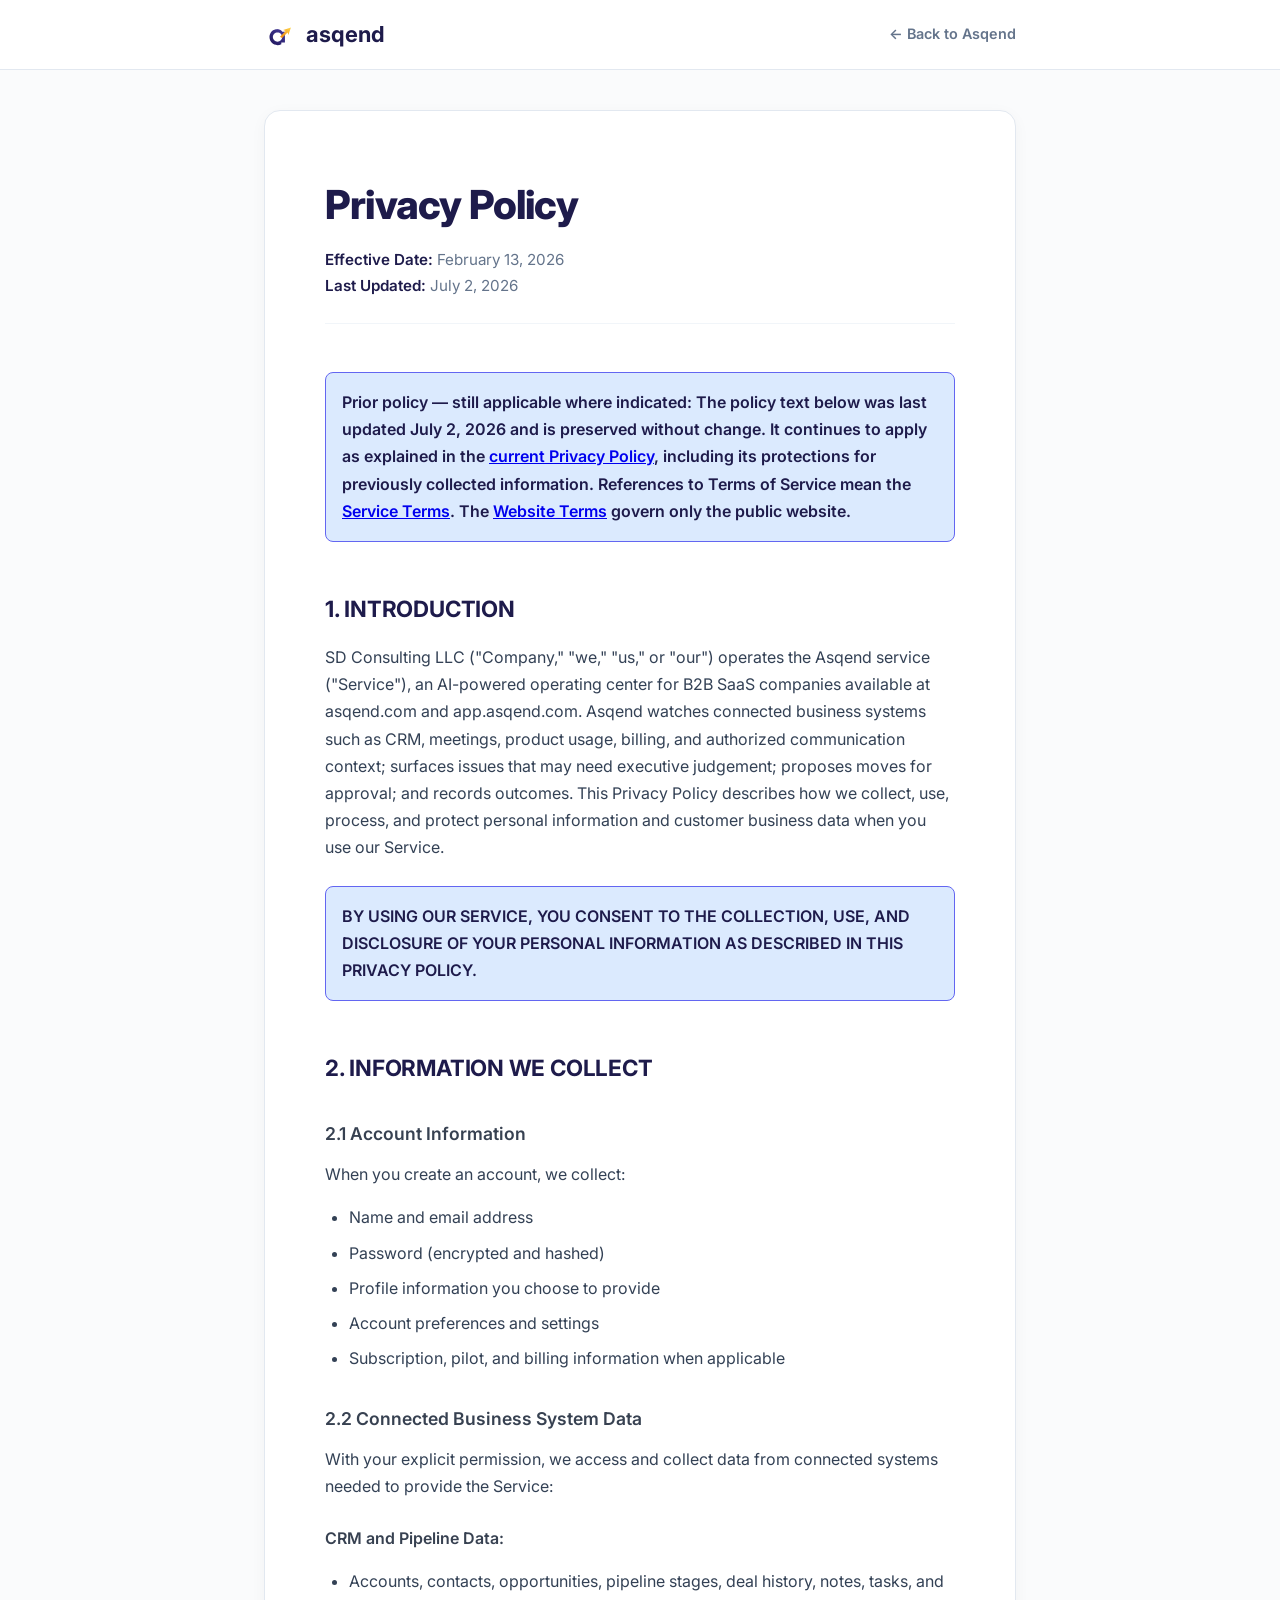
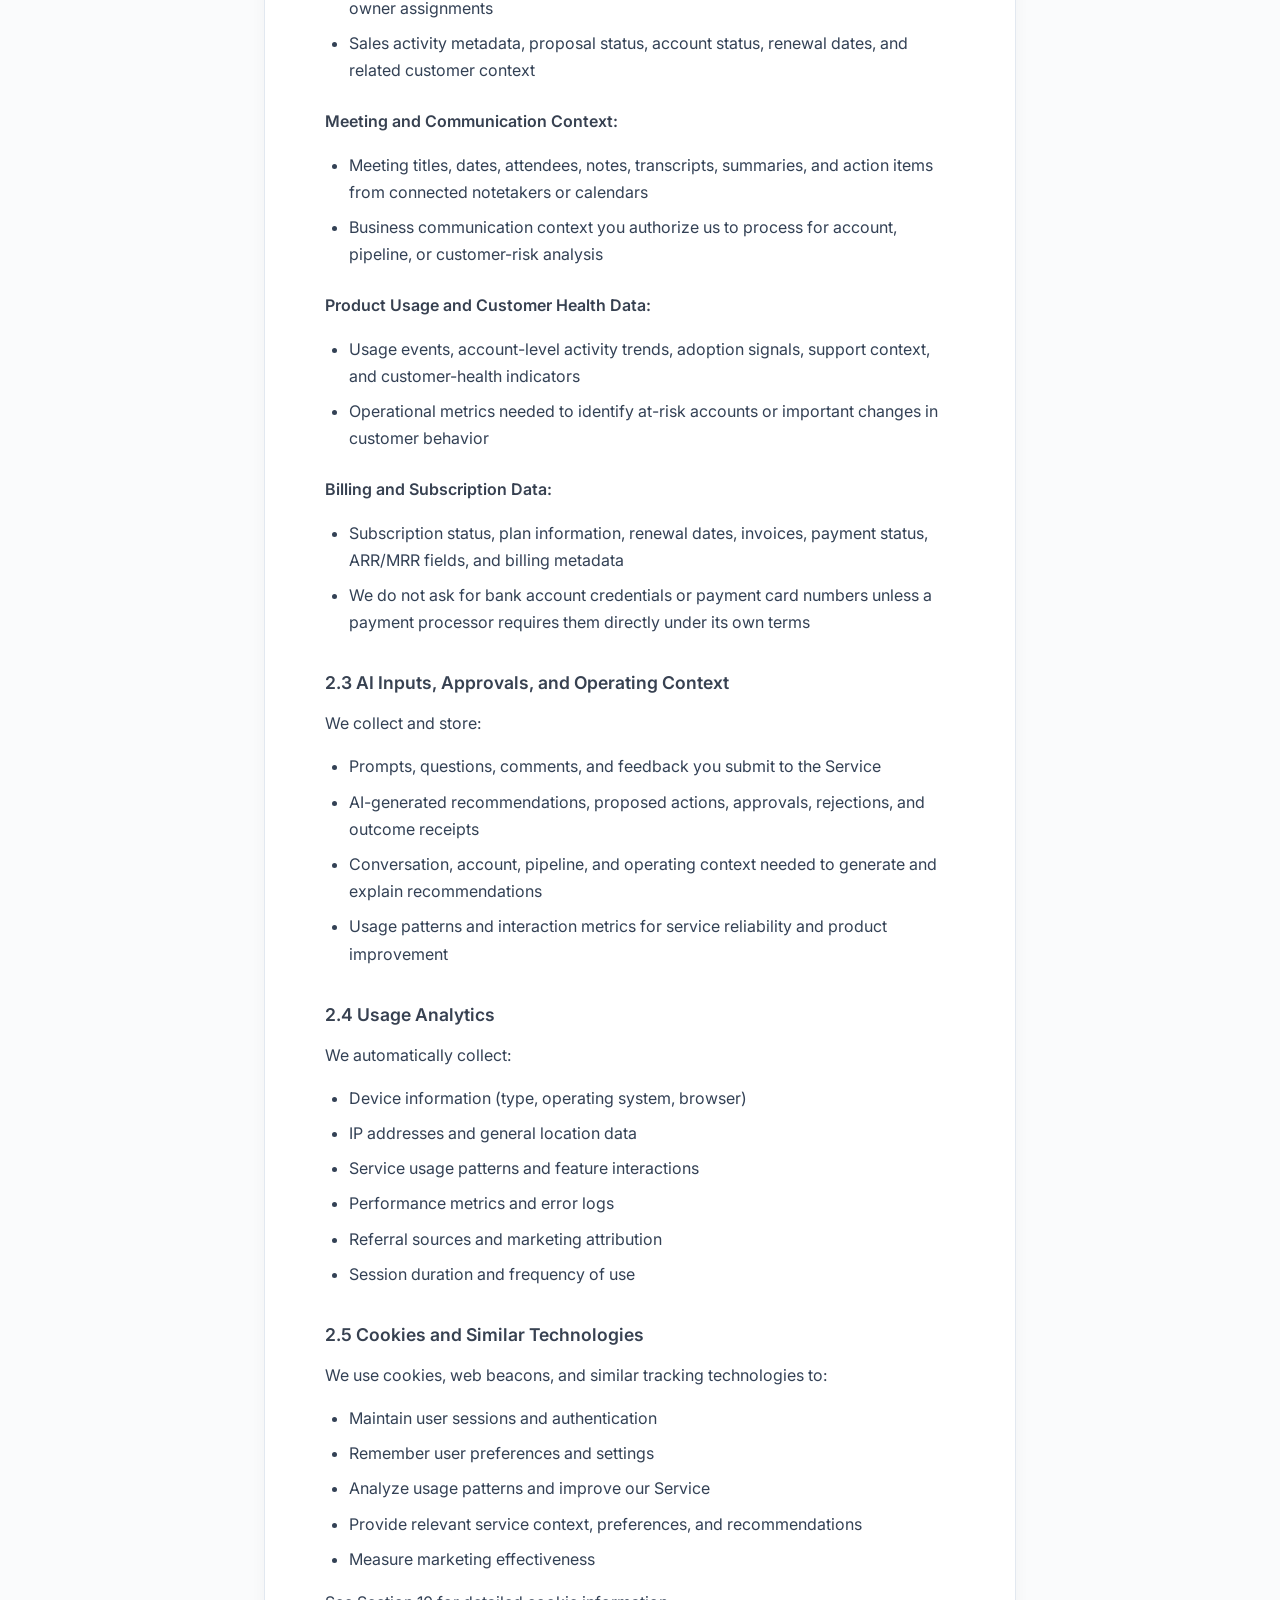
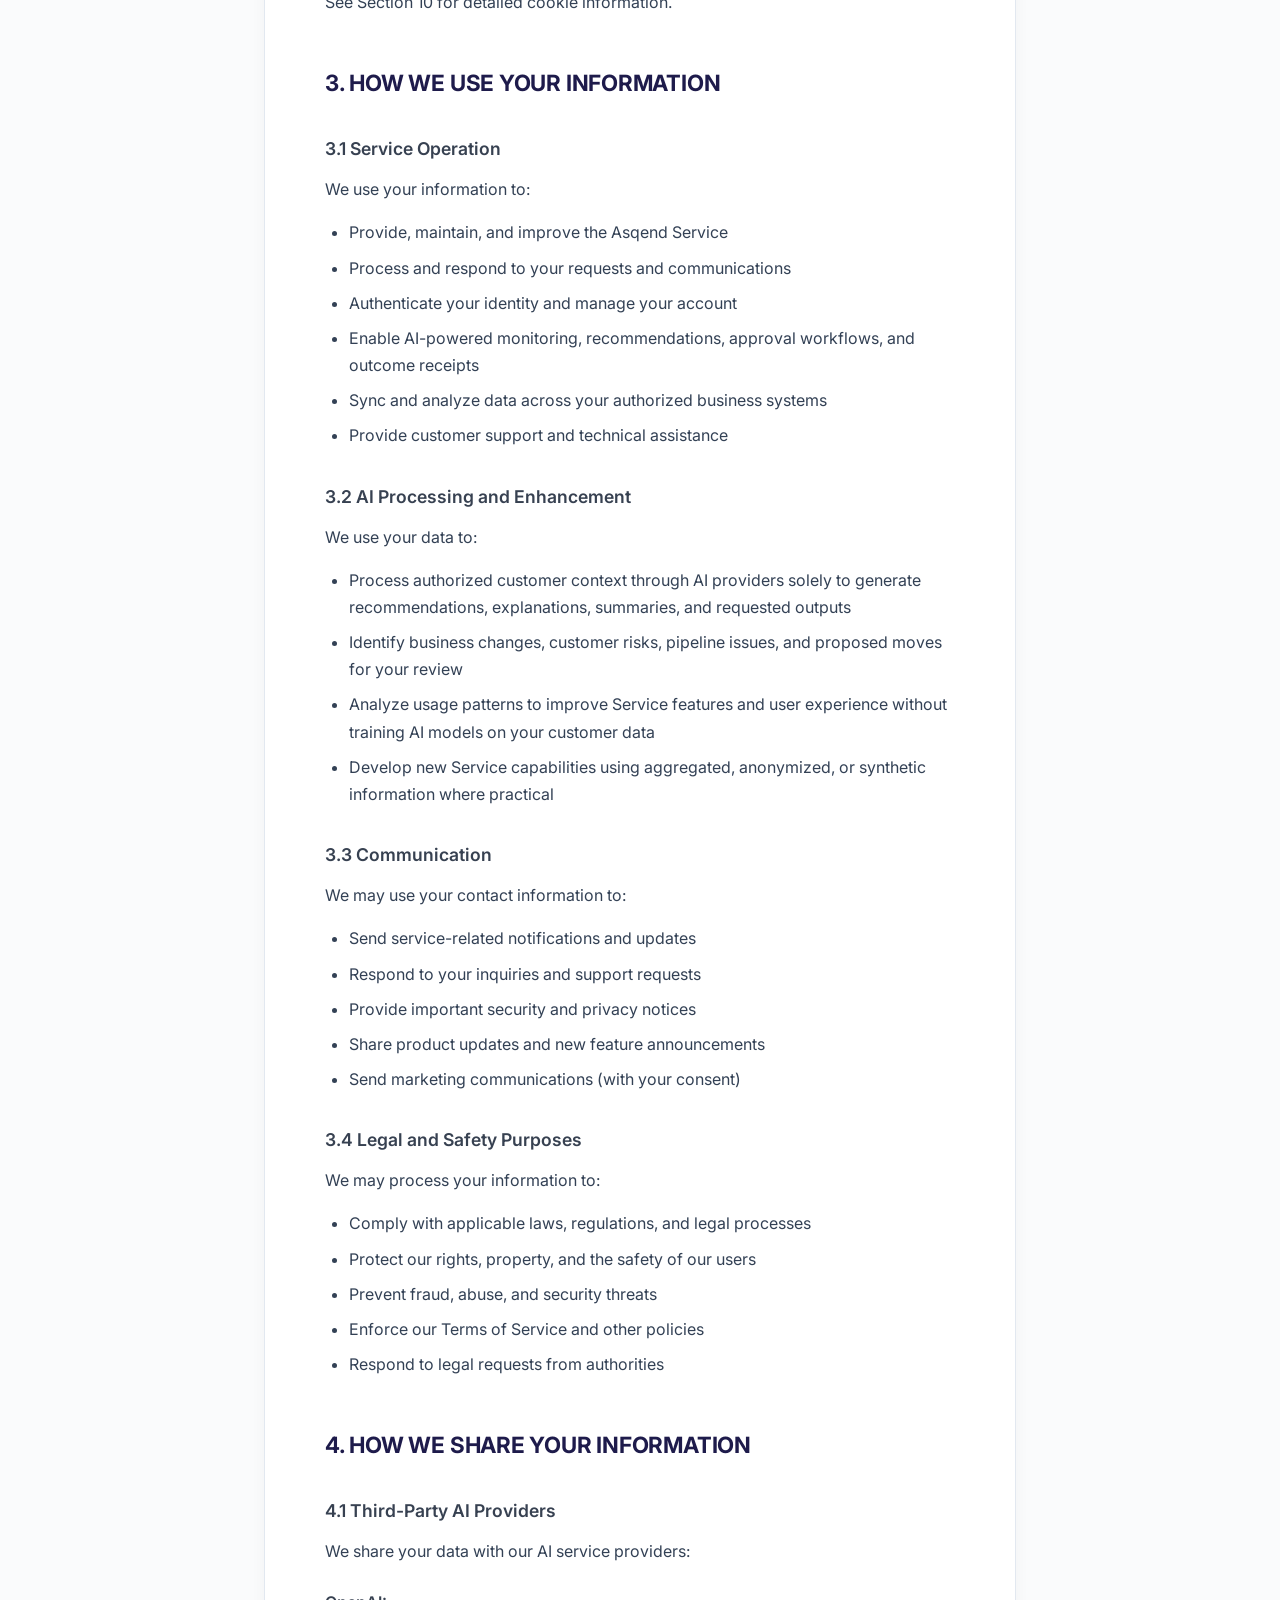
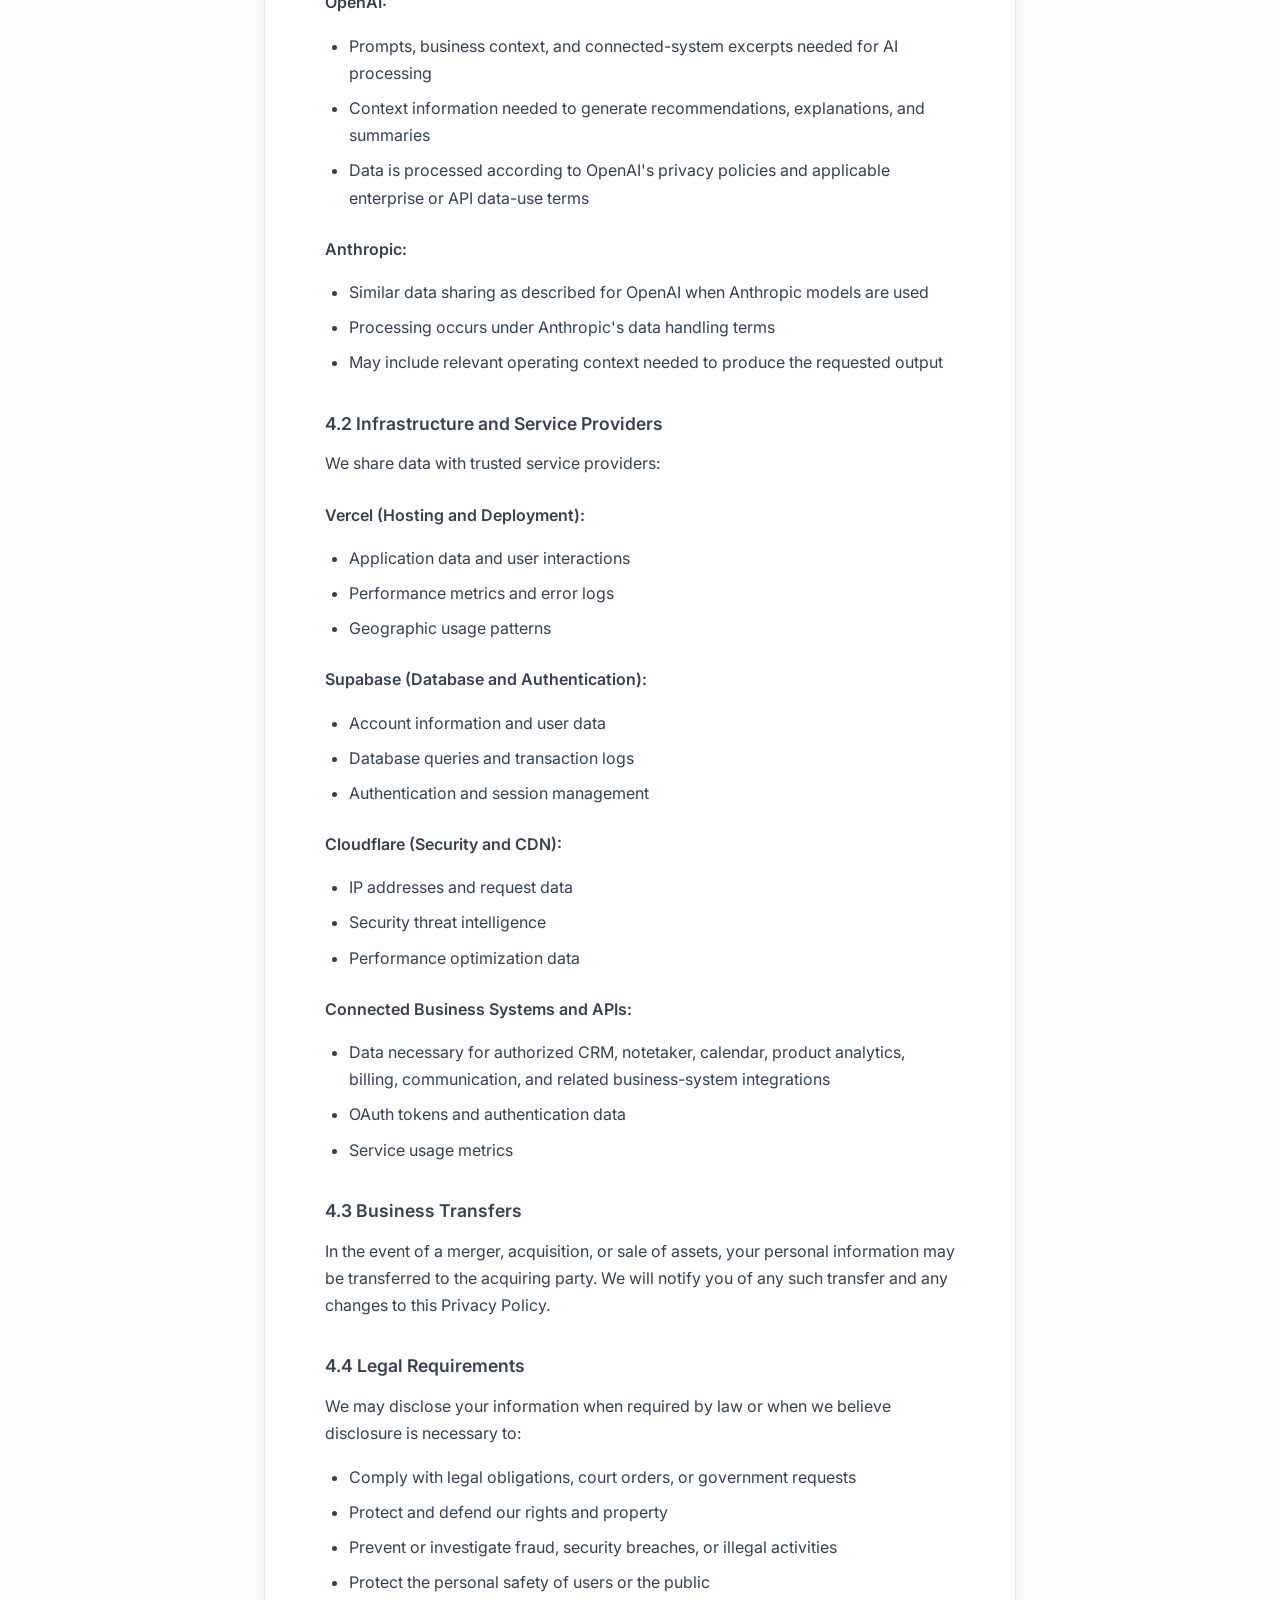
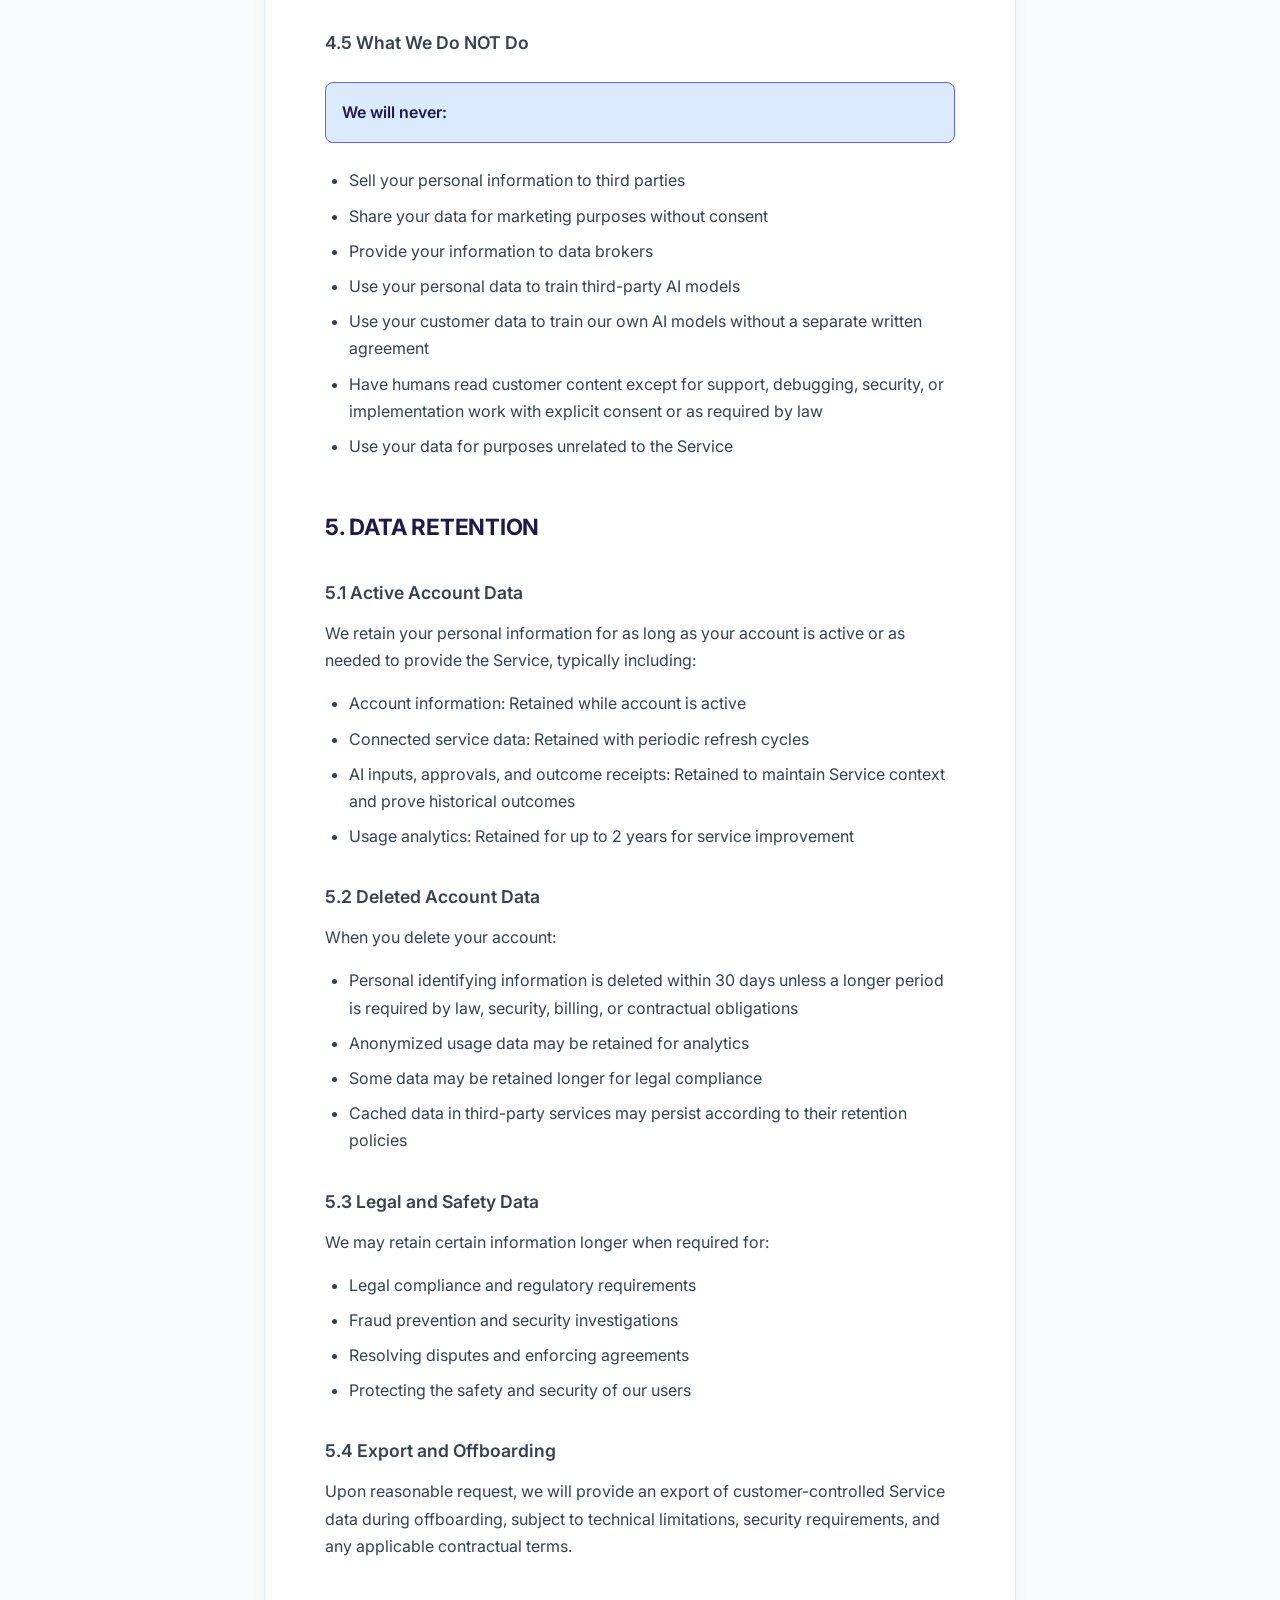
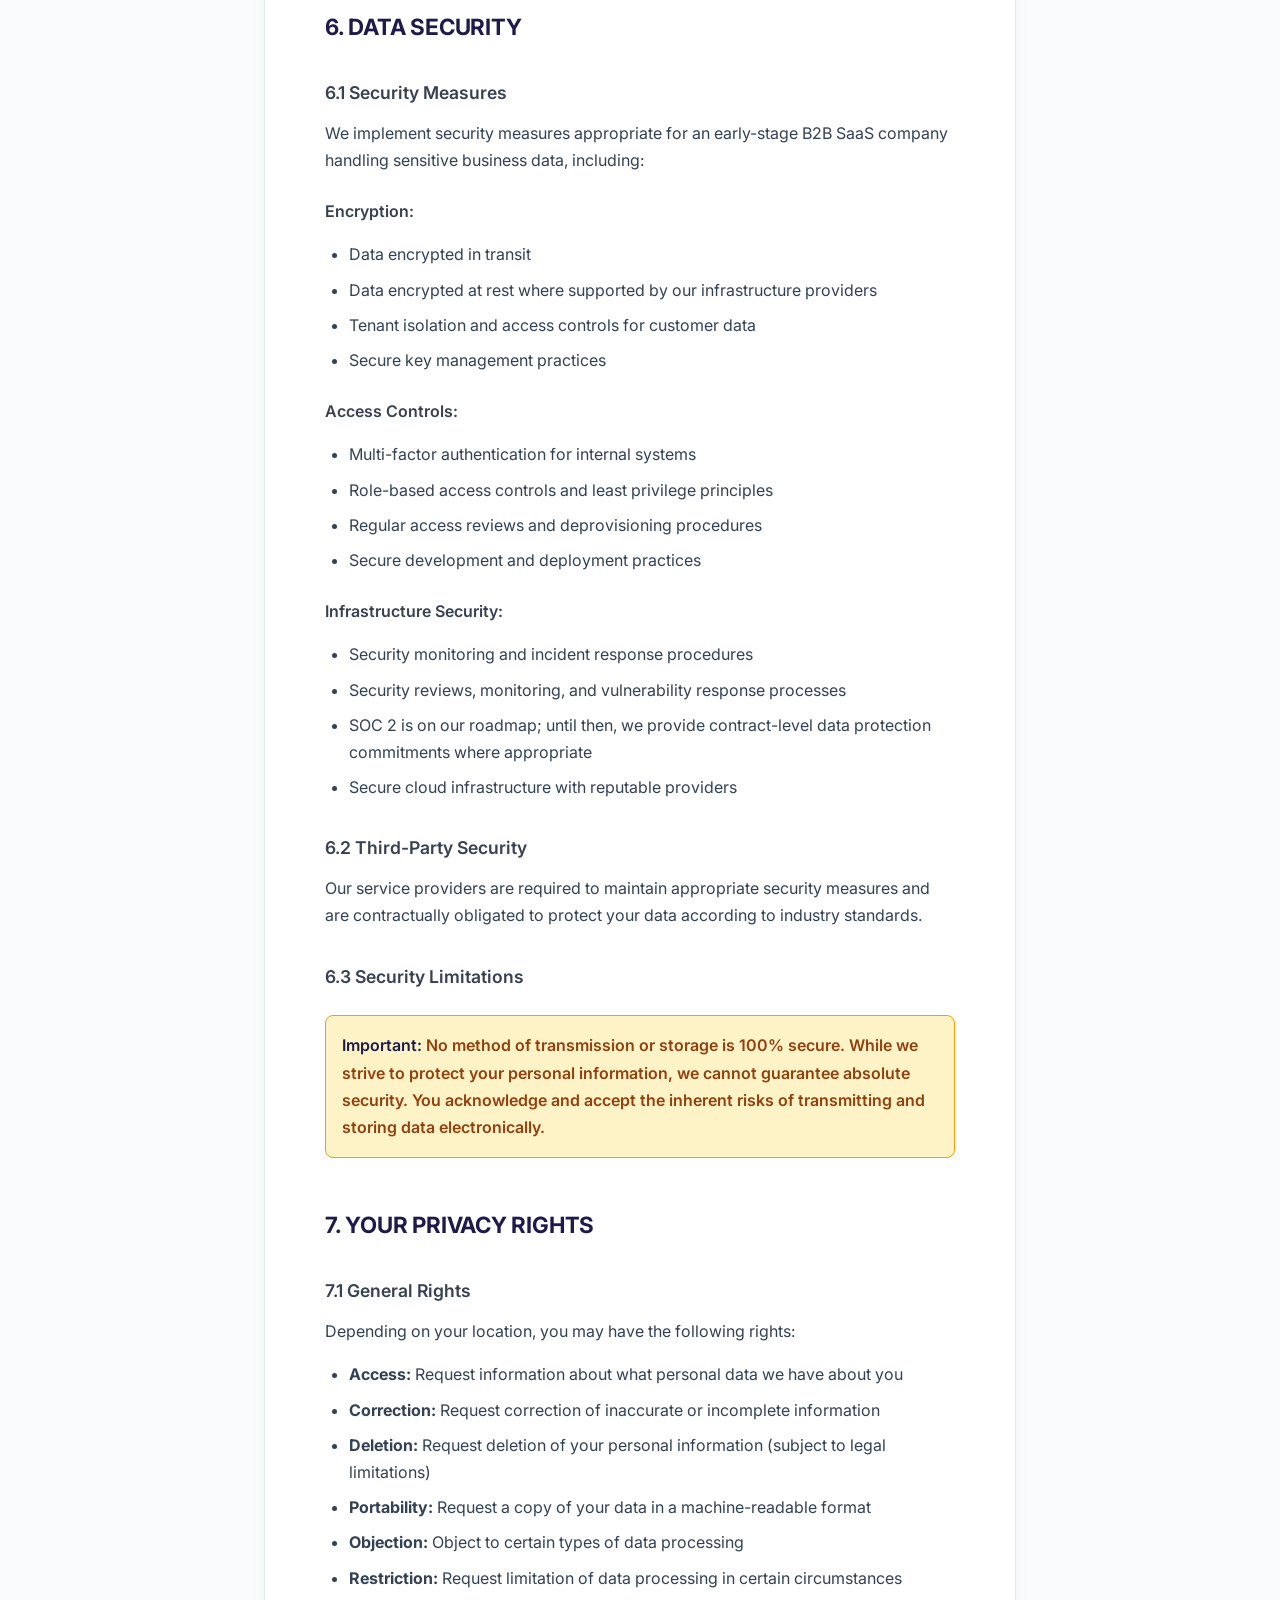
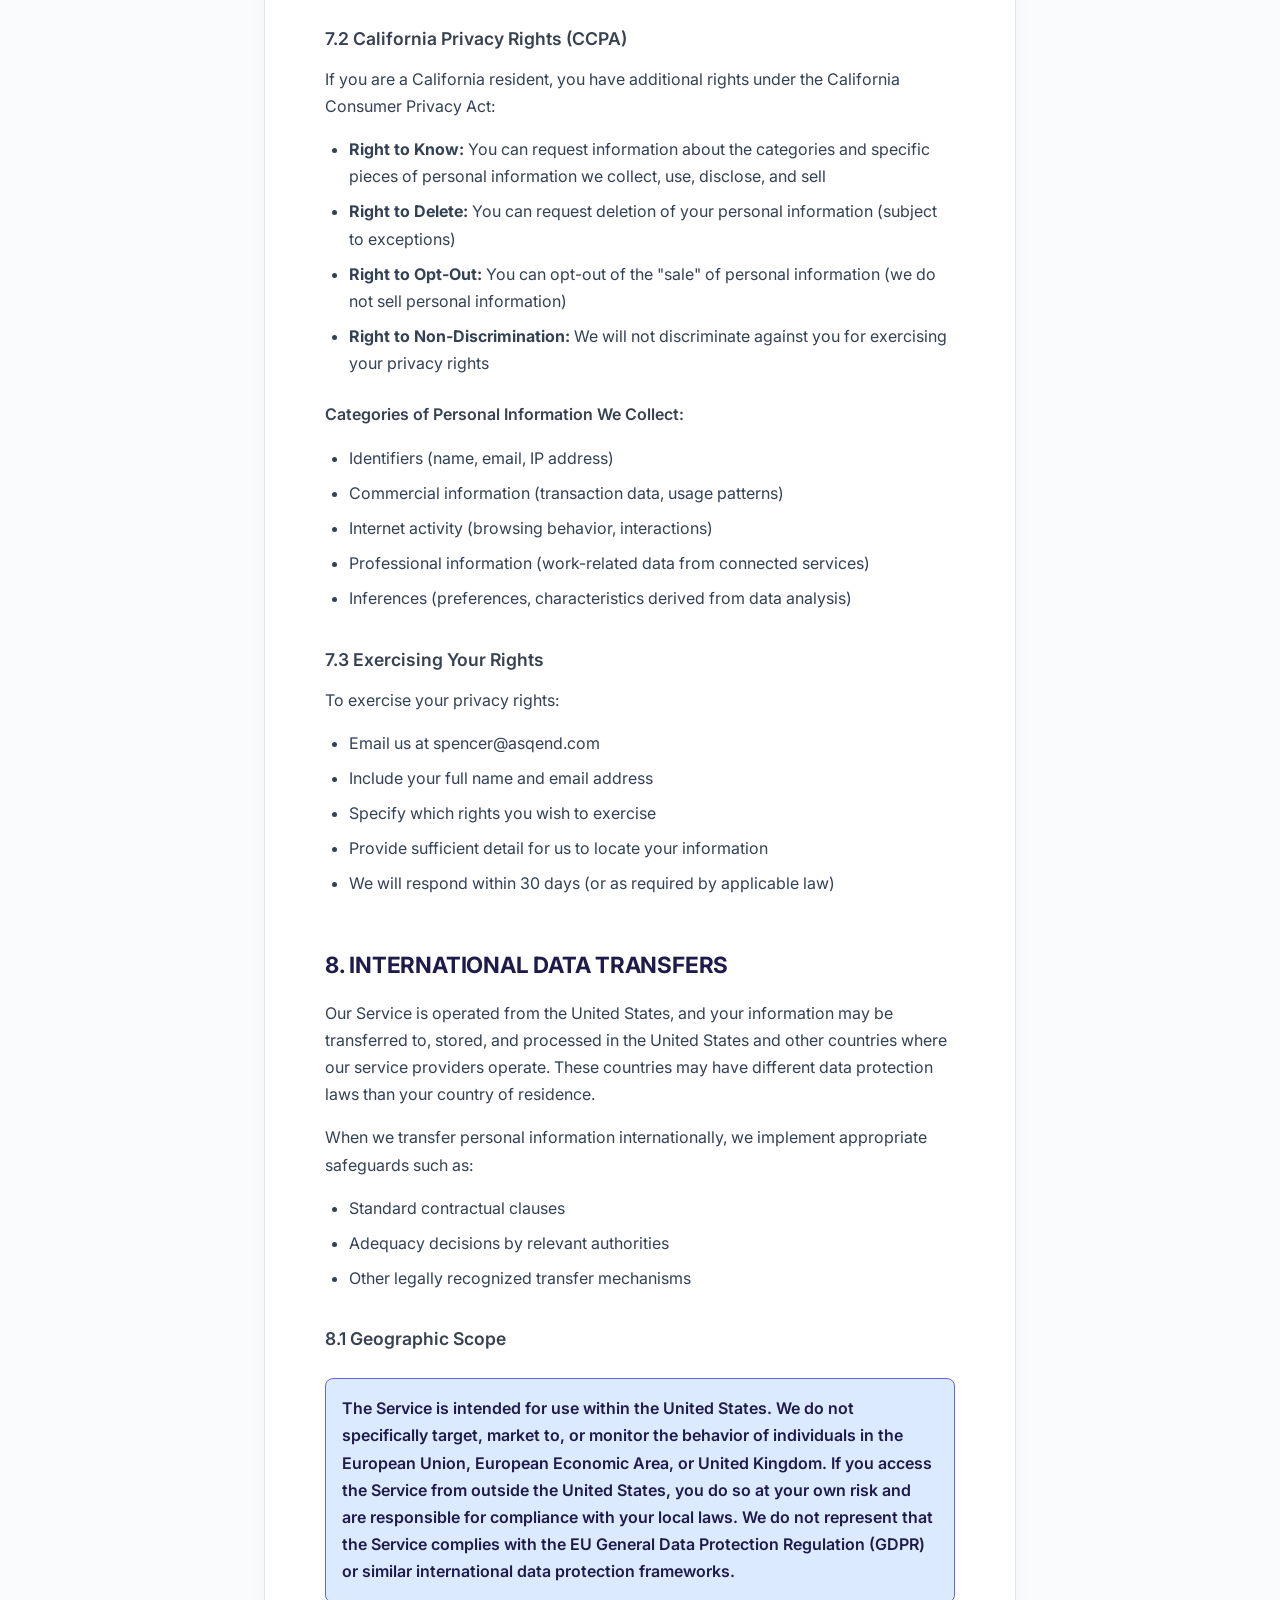
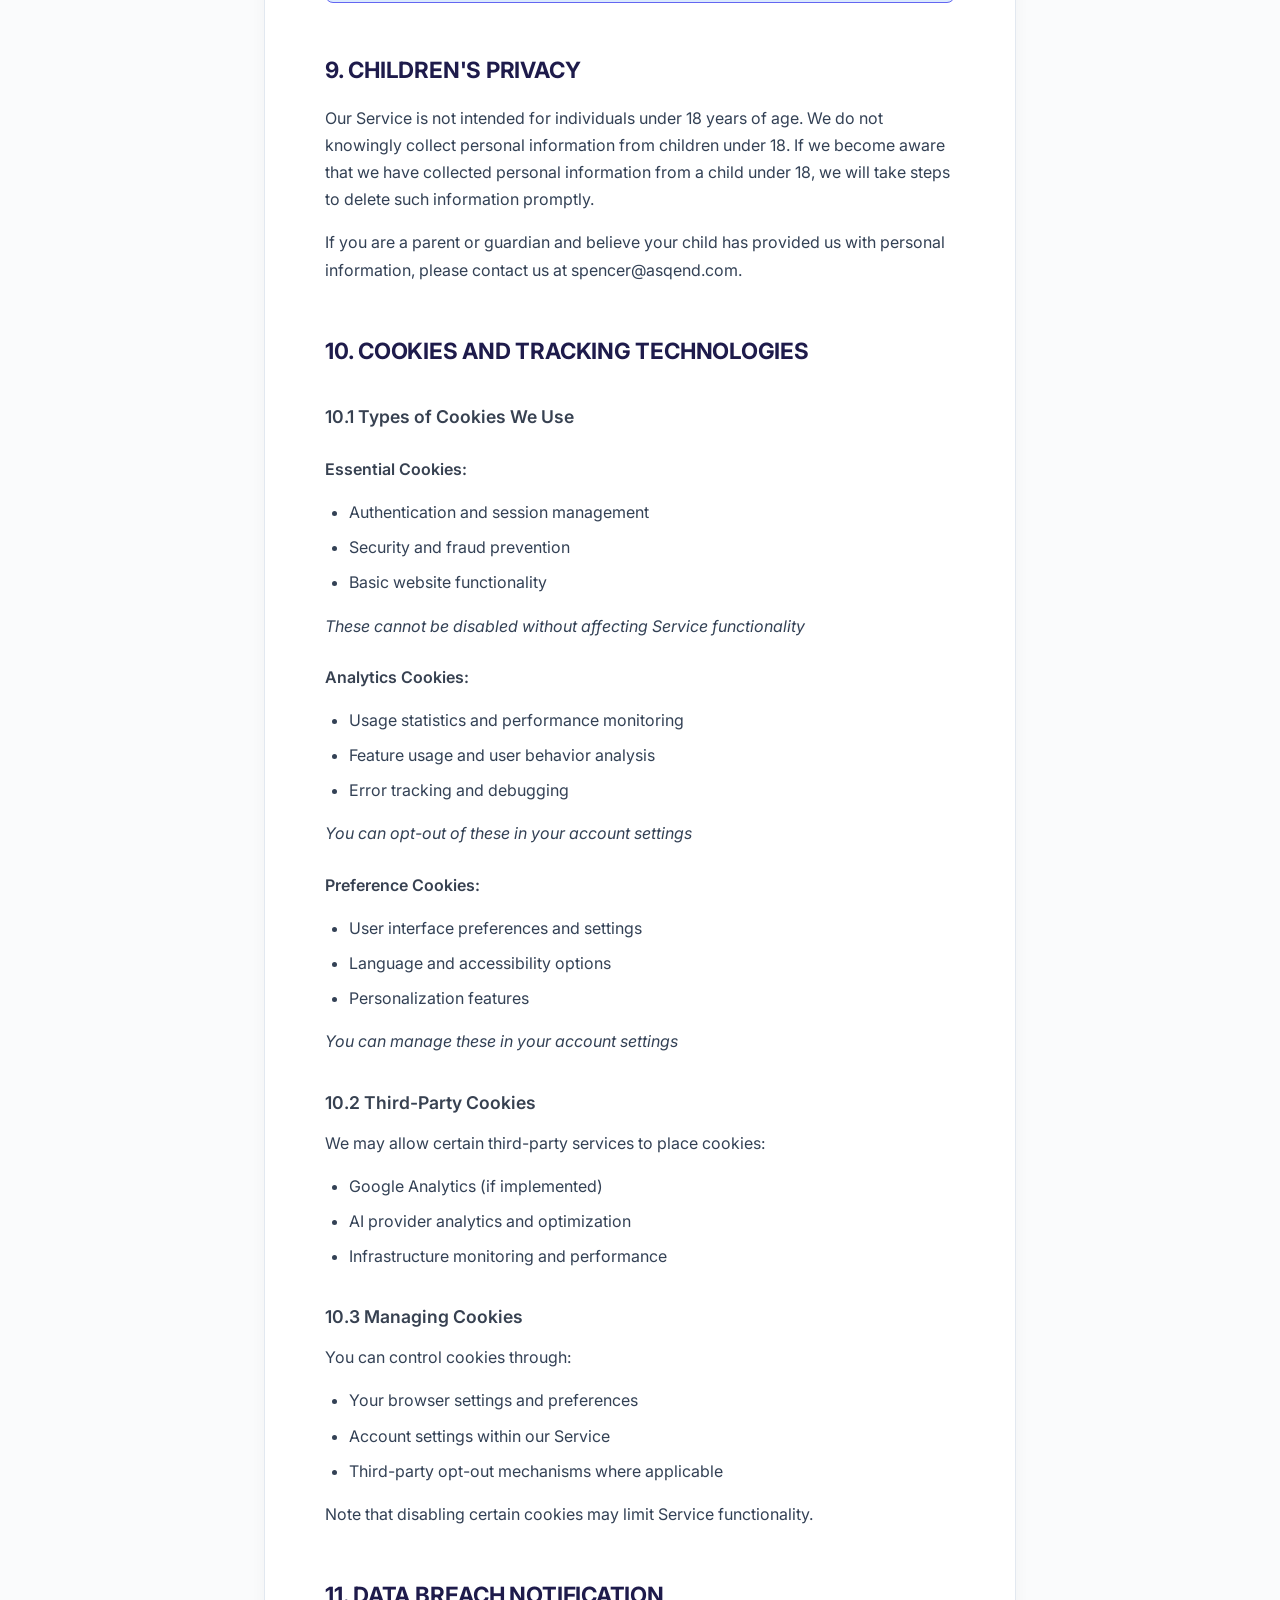
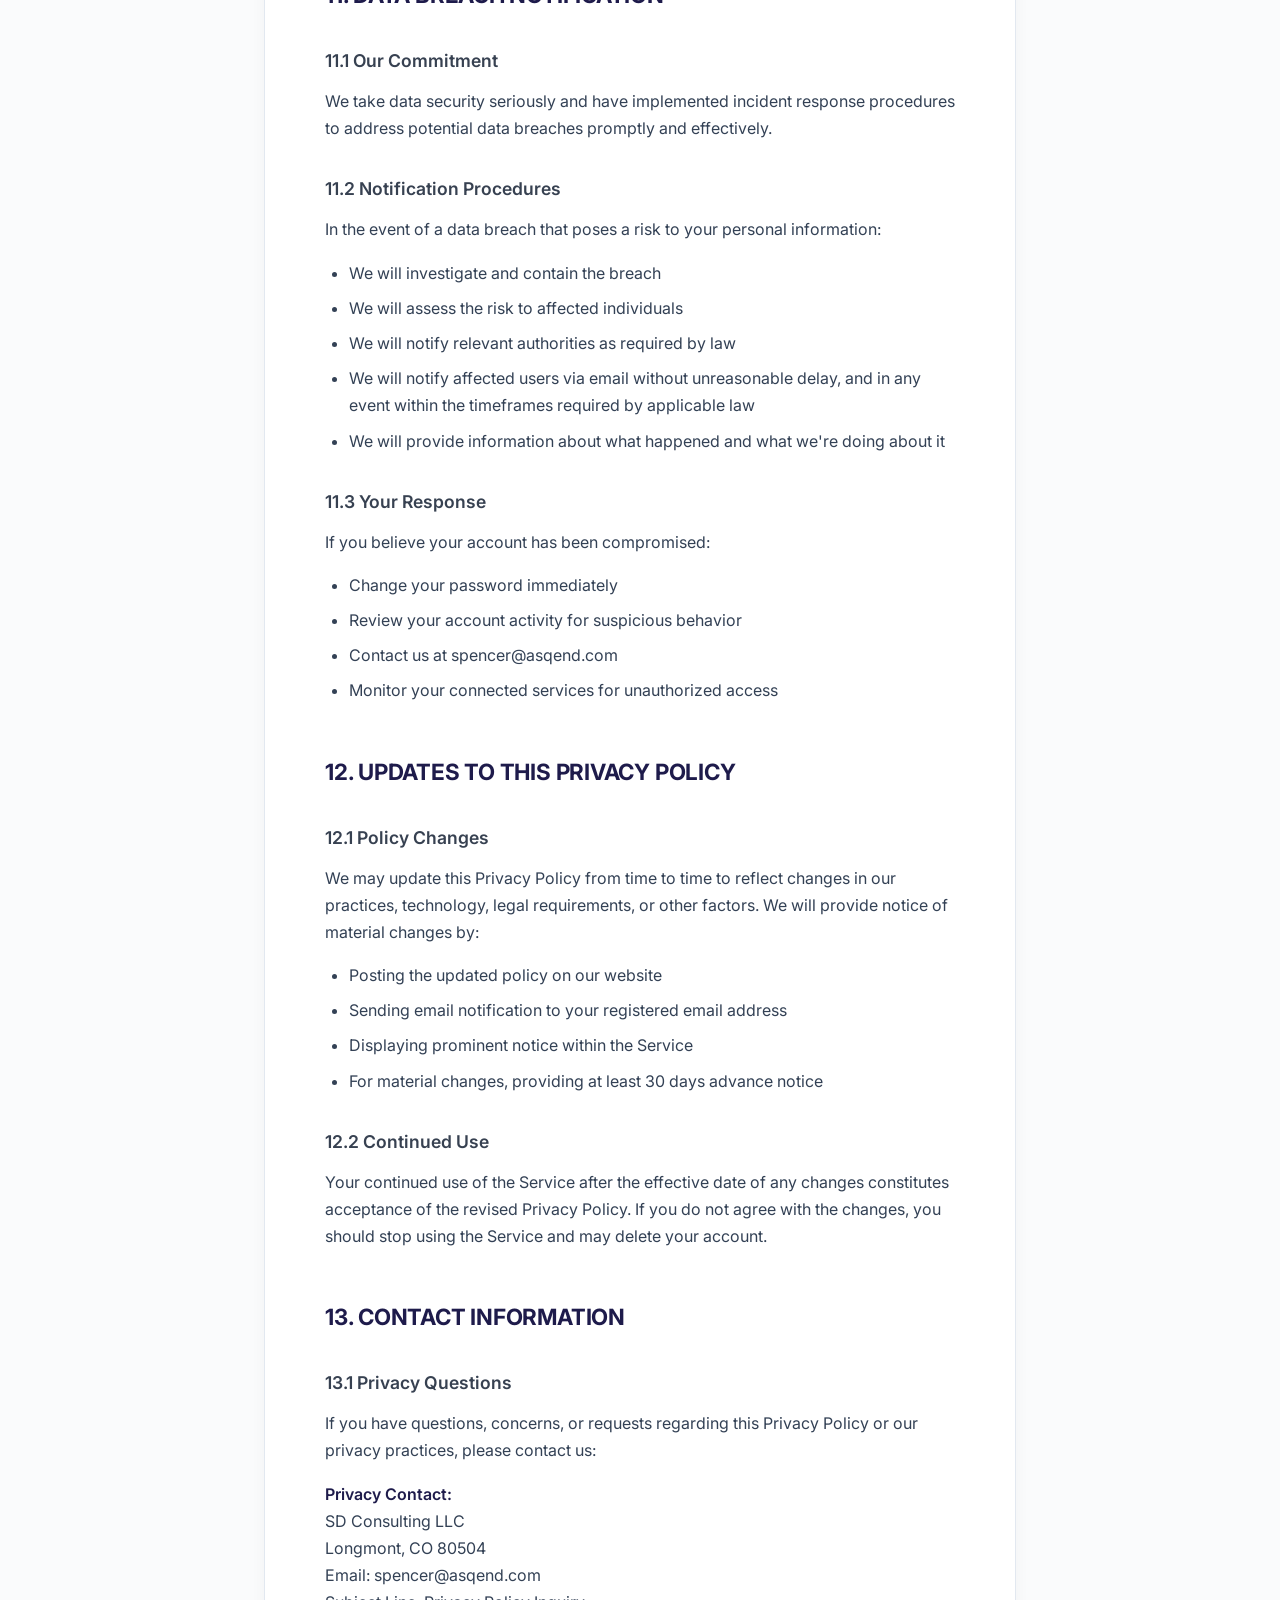
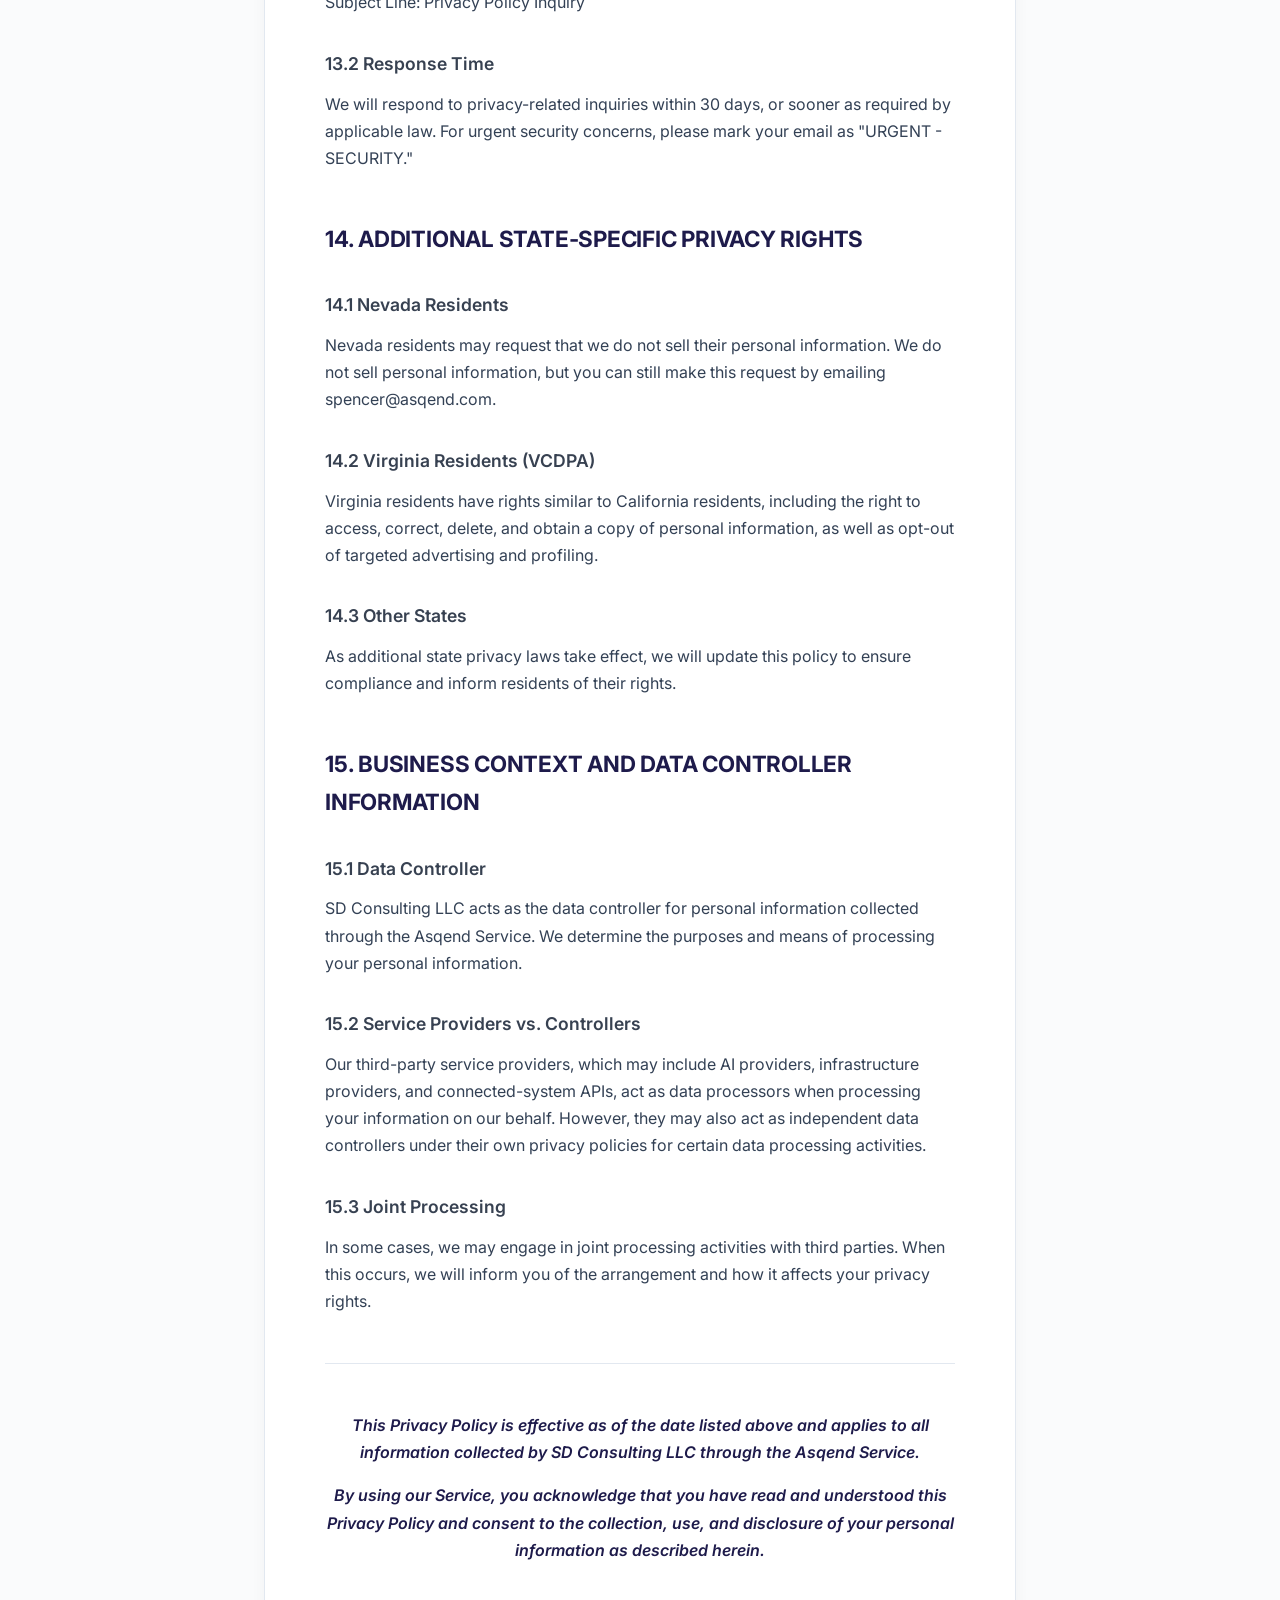
<file: privacy-2026-07-02.html>
<!DOCTYPE html>
<html lang="en">
<head>
    <meta charset="UTF-8">
    <meta name="viewport" content="width=device-width, initial-scale=1.0">
    <title>Privacy Policy — Asqend</title>
    <meta name="description" content="Privacy Policy for Asqend, an AI-powered operating center for B2B SaaS companies.">
    <link rel="icon" type="image/svg+xml" href="/favicon.svg">
    <link href="https://fonts.googleapis.com/css2?family=Inter:wght@400;500;600;700;800&amp;display=swap" rel="stylesheet">

    <style>
        * { margin: 0; padding: 0; box-sizing: border-box; }
        body {
            font-family: 'Inter', -apple-system, sans-serif;
            line-height: 1.7;
            color: #334155;
            background: #FAFBFC;
            overflow-wrap: anywhere;
        }
        .container { max-width: 800px; margin: 0 auto; padding: 0 24px; }

        /* Header */
        header {
            background: white;
            padding: 16px 0;
            border-bottom: 1px solid #E2E8F0;
            position: sticky;
            top: 0;
            z-index: 100;
            backdrop-filter: blur(12px);
            background: rgba(255,255,255,0.95);
        }
        nav {
            display: flex;
            justify-content: space-between;
            gap: 16px;
            align-items: center;
            max-width: 800px;
            margin: 0 auto;
            padding: 0 24px;
        }
        .logo {
            display: flex;
            align-items: center;
            gap: 10px;
            font-weight: 700;
            font-size: 22px;
            color: #1E1B4B;
            text-decoration: none;
        }
        .nav-back {
            color: #64748B;
            text-decoration: none;
            font-weight: 600;
            font-size: 0.9rem;
            transition: color 0.2s;
        }
        .nav-back:hover { color: #1E1B4B; }

        /* Main content */
        .legal-content {
            background: white;
            margin: 40px auto;
            padding: 60px;
            border-radius: 16px;
            border: 1px solid #E2E8F0;
            box-shadow: 0 4px 16px rgba(0,0,0,0.04);
        }

        .legal-title {
            font-size: 2.5rem;
            font-weight: 800;
            color: #1E1B4B;
            margin-bottom: 8px;
            letter-spacing: -0.02em;
        }

        .legal-updated {
            font-size: 0.95rem;
            color: #64748B;
            margin-bottom: 48px;
            padding-bottom: 24px;
            border-bottom: 1px solid #F1F5F9;
        }

        h2 {
            font-size: 1.4rem;
            font-weight: 700;
            color: #1E1B4B;
            margin: 48px 0 16px 0;
            letter-spacing: -0.01em;
        }

        h3 {
            font-size: 1.1rem;
            font-weight: 600;
            color: #374151;
            margin: 32px 0 12px 0;
        }

        h4 {
            font-size: 1rem;
            font-weight: 600;
            color: #374151;
            margin: 24px 0 8px 0;
        }

        p {
            margin-bottom: 16px;
            font-size: 1rem;
        }

        p strong {
            color: #1E1B4B;
            font-weight: 600;
        }

        ul {
            margin: 16px 0;
            padding-left: 24px;
        }

        li {
            margin-bottom: 8px;
        }

        .warning {
            background: #FEF3C7;
            border: 1px solid #F59E0B;
            border-radius: 8px;
            padding: 16px;
            margin: 24px 0;
        }

        .warning p {
            margin: 0;
            color: #92400E;
            font-weight: 600;
        }

        .important {
            background: #FEE2E2;
            border: 1px solid #F87171;
            border-radius: 8px;
            padding: 16px;
            margin: 24px 0;
        }

        .important p {
            margin: 0;
            color: #991B1B;
            font-weight: 600;
        }

        .info {
            background: #DBEAFE;
            border: 1px solid #6366F1;
            border-radius: 8px;
            padding: 16px;
            margin: 24px 0;
        }

        .info p {
            margin: 0;
            color: #1E1B4B;
            font-weight: 600;
        }

        /* Footer */
        footer {
            background: white;
            border-top: 1px solid #E2E8F0;
            padding: 32px 0;
            margin-top: 80px;
        }

        .footer-content {
            text-align: center;
            font-size: 0.85rem;
            color: #64748B;
        }

        .footer-content a {
            color: #6366F1;
            text-decoration: none;
        }

        .footer-content a:hover {
            text-decoration: underline;
        }

        @media (max-width: 768px) {
            .legal-content {
                margin: 20px auto;
                padding: 32px 24px;
            }
            .legal-title {
                font-size: 2rem;
            }
        }
    </style>
</head>
<body>
    <header>
        <nav>
            <a href="/" class="logo">
                <img src="/assets/asqend-icon.svg" alt="" width="32" height="32"><span>asqend</span>
            </a>
            <a href="/" class="nav-back">← Back to Asqend</a>
        </nav>
    </header>

    <div class="container">
        <div class="legal-content">
            <h1 class="legal-title">Privacy Policy</h1>
            <p class="legal-updated">
                <strong>Effective Date:</strong> February 13, 2026<br>
                <strong>Last Updated:</strong> July 2, 2026
            </p>

<div class="info" id="policy-status"><p><strong>Prior policy — still applicable where indicated:</strong> The policy text below was last updated July 2, 2026 and is preserved without change. It continues to apply as explained in the <a href="/privacy.html">current Privacy Policy</a>, including its protections for previously collected information. References to Terms of Service mean the <a href="/terms.html">Service Terms</a>. The <a href="/website-terms.html">Website Terms</a> govern only the public website.</p></div>
            <h2>1. INTRODUCTION</h2>
            <p>SD Consulting LLC ("Company," "we," "us," or "our") operates the Asqend service ("Service"), an AI-powered operating center for B2B SaaS companies available at asqend.com and app.asqend.com. Asqend watches connected business systems such as CRM, meetings, product usage, billing, and authorized communication context; surfaces issues that may need executive judgement; proposes moves for approval; and records outcomes. This Privacy Policy describes how we collect, use, process, and protect personal information and customer business data when you use our Service.</p>

            <div class="info">
                <p><strong>BY USING OUR SERVICE, YOU CONSENT TO THE COLLECTION, USE, AND DISCLOSURE OF YOUR PERSONAL INFORMATION AS DESCRIBED IN THIS PRIVACY POLICY.</strong></p>
            </div>

            <h2>2. INFORMATION WE COLLECT</h2>

            <h3>2.1 Account Information</h3>
            <p>When you create an account, we collect:</p>
            <ul>
                <li>Name and email address</li>
                <li>Password (encrypted and hashed)</li>
                <li>Profile information you choose to provide</li>
                <li>Account preferences and settings</li>
                <li>Subscription, pilot, and billing information when applicable</li>
            </ul>

            <h3>2.2 Connected Business System Data</h3>
            <p>With your explicit permission, we access and collect data from connected systems needed to provide the Service:</p>

            <h4>CRM and Pipeline Data:</h4>
            <ul>
                <li>Accounts, contacts, opportunities, pipeline stages, deal history, notes, tasks, and owner assignments</li>
                <li>Sales activity metadata, proposal status, account status, renewal dates, and related customer context</li>
            </ul>

            <h4>Meeting and Communication Context:</h4>
            <ul>
                <li>Meeting titles, dates, attendees, notes, transcripts, summaries, and action items from connected notetakers or calendars</li>
                <li>Business communication context you authorize us to process for account, pipeline, or customer-risk analysis</li>
            </ul>

            <h4>Product Usage and Customer Health Data:</h4>
            <ul>
                <li>Usage events, account-level activity trends, adoption signals, support context, and customer-health indicators</li>
                <li>Operational metrics needed to identify at-risk accounts or important changes in customer behavior</li>
            </ul>

            <h4>Billing and Subscription Data:</h4>
            <ul>
                <li>Subscription status, plan information, renewal dates, invoices, payment status, ARR/MRR fields, and billing metadata</li>
                <li>We do not ask for bank account credentials or payment card numbers unless a payment processor requires them directly under its own terms</li>
            </ul>

            <h3>2.3 AI Inputs, Approvals, and Operating Context</h3>
            <p>We collect and store:</p>
            <ul>
                <li>Prompts, questions, comments, and feedback you submit to the Service</li>
                <li>AI-generated recommendations, proposed actions, approvals, rejections, and outcome receipts</li>
                <li>Conversation, account, pipeline, and operating context needed to generate and explain recommendations</li>
                <li>Usage patterns and interaction metrics for service reliability and product improvement</li>
            </ul>

            <h3>2.4 Usage Analytics</h3>
            <p>We automatically collect:</p>
            <ul>
                <li>Device information (type, operating system, browser)</li>
                <li>IP addresses and general location data</li>
                <li>Service usage patterns and feature interactions</li>
                <li>Performance metrics and error logs</li>
                <li>Referral sources and marketing attribution</li>
                <li>Session duration and frequency of use</li>
            </ul>

            <h3>2.5 Cookies and Similar Technologies</h3>
            <p>We use cookies, web beacons, and similar tracking technologies to:</p>
            <ul>
                <li>Maintain user sessions and authentication</li>
                <li>Remember user preferences and settings</li>
                <li>Analyze usage patterns and improve our Service</li>
                <li>Provide relevant service context, preferences, and recommendations</li>
                <li>Measure marketing effectiveness</li>
            </ul>
            <p>See Section 10 for detailed cookie information.</p>

            <h2>3. HOW WE USE YOUR INFORMATION</h2>

            <h3>3.1 Service Operation</h3>
            <p>We use your information to:</p>
            <ul>
                <li>Provide, maintain, and improve the Asqend Service</li>
                <li>Process and respond to your requests and communications</li>
                <li>Authenticate your identity and manage your account</li>
                <li>Enable AI-powered monitoring, recommendations, approval workflows, and outcome receipts</li>
                <li>Sync and analyze data across your authorized business systems</li>
                <li>Provide customer support and technical assistance</li>
            </ul>

            <h3>3.2 AI Processing and Enhancement</h3>
            <p>We use your data to:</p>
            <ul>
                <li>Process authorized customer context through AI providers solely to generate recommendations, explanations, summaries, and requested outputs</li>
                <li>Identify business changes, customer risks, pipeline issues, and proposed moves for your review</li>
                <li>Analyze usage patterns to improve Service features and user experience without training AI models on your customer data</li>
                <li>Develop new Service capabilities using aggregated, anonymized, or synthetic information where practical</li>
            </ul>

            <h3>3.3 Communication</h3>
            <p>We may use your contact information to:</p>
            <ul>
                <li>Send service-related notifications and updates</li>
                <li>Respond to your inquiries and support requests</li>
                <li>Provide important security and privacy notices</li>
                <li>Share product updates and new feature announcements</li>
                <li>Send marketing communications (with your consent)</li>
            </ul>

            <h3>3.4 Legal and Safety Purposes</h3>
            <p>We may process your information to:</p>
            <ul>
                <li>Comply with applicable laws, regulations, and legal processes</li>
                <li>Protect our rights, property, and the safety of our users</li>
                <li>Prevent fraud, abuse, and security threats</li>
                <li>Enforce our Terms of Service and other policies</li>
                <li>Respond to legal requests from authorities</li>
            </ul>

            <h2>4. HOW WE SHARE YOUR INFORMATION</h2>

            <h3>4.1 Third-Party AI Providers</h3>
            <p>We share your data with our AI service providers:</p>

            <h4>OpenAI:</h4>
            <ul>
                <li>Prompts, business context, and connected-system excerpts needed for AI processing</li>
                <li>Context information needed to generate recommendations, explanations, and summaries</li>
                <li>Data is processed according to OpenAI's privacy policies and applicable enterprise or API data-use terms</li>
            </ul>

            <h4>Anthropic:</h4>
            <ul>
                <li>Similar data sharing as described for OpenAI when Anthropic models are used</li>
                <li>Processing occurs under Anthropic's data handling terms</li>
                <li>May include relevant operating context needed to produce the requested output</li>
            </ul>

            <h3>4.2 Infrastructure and Service Providers</h3>
            <p>We share data with trusted service providers:</p>

            <h4>Vercel (Hosting and Deployment):</h4>
            <ul>
                <li>Application data and user interactions</li>
                <li>Performance metrics and error logs</li>
                <li>Geographic usage patterns</li>
            </ul>

            <h4>Supabase (Database and Authentication):</h4>
            <ul>
                <li>Account information and user data</li>
                <li>Database queries and transaction logs</li>
                <li>Authentication and session management</li>
            </ul>

            <h4>Cloudflare (Security and CDN):</h4>
            <ul>
                <li>IP addresses and request data</li>
                <li>Security threat intelligence</li>
                <li>Performance optimization data</li>
            </ul>

            <h4>Connected Business Systems and APIs:</h4>
            <ul>
                <li>Data necessary for authorized CRM, notetaker, calendar, product analytics, billing, communication, and related business-system integrations</li>
                <li>OAuth tokens and authentication data</li>
                <li>Service usage metrics</li>
            </ul>

            <h3>4.3 Business Transfers</h3>
            <p>In the event of a merger, acquisition, or sale of assets, your personal information may be transferred to the acquiring party. We will notify you of any such transfer and any changes to this Privacy Policy.</p>

            <h3>4.4 Legal Requirements</h3>
            <p>We may disclose your information when required by law or when we believe disclosure is necessary to:</p>
            <ul>
                <li>Comply with legal obligations, court orders, or government requests</li>
                <li>Protect and defend our rights and property</li>
                <li>Prevent or investigate fraud, security breaches, or illegal activities</li>
                <li>Protect the personal safety of users or the public</li>
            </ul>

            <h3>4.5 What We Do NOT Do</h3>
            <div class="info">
                <p>We will never:</p>
            </div>
            <ul>
                <li>Sell your personal information to third parties</li>
                <li>Share your data for marketing purposes without consent</li>
                <li>Provide your information to data brokers</li>
                <li>Use your personal data to train third-party AI models</li>
                <li>Use your customer data to train our own AI models without a separate written agreement</li>
                <li>Have humans read customer content except for support, debugging, security, or implementation work with explicit consent or as required by law</li>
                <li>Use your data for purposes unrelated to the Service</li>
            </ul>

            <h2>5. DATA RETENTION</h2>

            <h3>5.1 Active Account Data</h3>
            <p>We retain your personal information for as long as your account is active or as needed to provide the Service, typically including:</p>
            <ul>
                <li>Account information: Retained while account is active</li>
                <li>Connected service data: Retained with periodic refresh cycles</li>
                <li>AI inputs, approvals, and outcome receipts: Retained to maintain Service context and prove historical outcomes</li>
                <li>Usage analytics: Retained for up to 2 years for service improvement</li>
            </ul>

            <h3>5.2 Deleted Account Data</h3>
            <p>When you delete your account:</p>
            <ul>
                <li>Personal identifying information is deleted within 30 days unless a longer period is required by law, security, billing, or contractual obligations</li>
                <li>Anonymized usage data may be retained for analytics</li>
                <li>Some data may be retained longer for legal compliance</li>
                <li>Cached data in third-party services may persist according to their retention policies</li>
            </ul>

            <h3>5.3 Legal and Safety Data</h3>
            <p>We may retain certain information longer when required for:</p>
            <ul>
                <li>Legal compliance and regulatory requirements</li>
                <li>Fraud prevention and security investigations</li>
                <li>Resolving disputes and enforcing agreements</li>
                <li>Protecting the safety and security of our users</li>
            </ul>

            <h3>5.4 Export and Offboarding</h3>
            <p>Upon reasonable request, we will provide an export of customer-controlled Service data during offboarding, subject to technical limitations, security requirements, and any applicable contractual terms.</p>

            <h2>6. DATA SECURITY</h2>

            <h3>6.1 Security Measures</h3>
            <p>We implement security measures appropriate for an early-stage B2B SaaS company handling sensitive business data, including:</p>

            <h4>Encryption:</h4>
            <ul>
                <li>Data encrypted in transit</li>
                <li>Data encrypted at rest where supported by our infrastructure providers</li>
                <li>Tenant isolation and access controls for customer data</li>
                <li>Secure key management practices</li>
            </ul>

            <h4>Access Controls:</h4>
            <ul>
                <li>Multi-factor authentication for internal systems</li>
                <li>Role-based access controls and least privilege principles</li>
                <li>Regular access reviews and deprovisioning procedures</li>
                <li>Secure development and deployment practices</li>
            </ul>

            <h4>Infrastructure Security:</h4>
            <ul>
                <li>Security monitoring and incident response procedures</li>
                <li>Security reviews, monitoring, and vulnerability response processes</li>
                <li>SOC 2 is on our roadmap; until then, we provide contract-level data protection commitments where appropriate</li>
                <li>Secure cloud infrastructure with reputable providers</li>
            </ul>

            <h3>6.2 Third-Party Security</h3>
            <p>Our service providers are required to maintain appropriate security measures and are contractually obligated to protect your data according to industry standards.</p>

            <h3>6.3 Security Limitations</h3>
            <div class="warning">
                <p><strong>Important:</strong> No method of transmission or storage is 100% secure. While we strive to protect your personal information, we cannot guarantee absolute security. You acknowledge and accept the inherent risks of transmitting and storing data electronically.</p>
            </div>

            <h2>7. YOUR PRIVACY RIGHTS</h2>

            <h3>7.1 General Rights</h3>
            <p>Depending on your location, you may have the following rights:</p>
            <ul>
                <li><strong>Access:</strong> Request information about what personal data we have about you</li>
                <li><strong>Correction:</strong> Request correction of inaccurate or incomplete information</li>
                <li><strong>Deletion:</strong> Request deletion of your personal information (subject to legal limitations)</li>
                <li><strong>Portability:</strong> Request a copy of your data in a machine-readable format</li>
                <li><strong>Objection:</strong> Object to certain types of data processing</li>
                <li><strong>Restriction:</strong> Request limitation of data processing in certain circumstances</li>
            </ul>

            <h3>7.2 California Privacy Rights (CCPA)</h3>
            <p>If you are a California resident, you have additional rights under the California Consumer Privacy Act:</p>

            <ul>
                <li><strong>Right to Know:</strong> You can request information about the categories and specific pieces of personal information we collect, use, disclose, and sell</li>
                <li><strong>Right to Delete:</strong> You can request deletion of your personal information (subject to exceptions)</li>
                <li><strong>Right to Opt-Out:</strong> You can opt-out of the "sale" of personal information (we do not sell personal information)</li>
                <li><strong>Right to Non-Discrimination:</strong> We will not discriminate against you for exercising your privacy rights</li>
            </ul>

            <h4>Categories of Personal Information We Collect:</h4>
            <ul>
                <li>Identifiers (name, email, IP address)</li>
                <li>Commercial information (transaction data, usage patterns)</li>
                <li>Internet activity (browsing behavior, interactions)</li>
                <li>Professional information (work-related data from connected services)</li>
                <li>Inferences (preferences, characteristics derived from data analysis)</li>
            </ul>

            <h3>7.3 Exercising Your Rights</h3>
            <p>To exercise your privacy rights:</p>
            <ul>
                <li>Email us at spencer@asqend.com</li>
                <li>Include your full name and email address</li>
                <li>Specify which rights you wish to exercise</li>
                <li>Provide sufficient detail for us to locate your information</li>
                <li>We will respond within 30 days (or as required by applicable law)</li>
            </ul>

            <h2>8. INTERNATIONAL DATA TRANSFERS</h2>
            <p>Our Service is operated from the United States, and your information may be transferred to, stored, and processed in the United States and other countries where our service providers operate. These countries may have different data protection laws than your country of residence.</p>

            <p>When we transfer personal information internationally, we implement appropriate safeguards such as:</p>
            <ul>
                <li>Standard contractual clauses</li>
                <li>Adequacy decisions by relevant authorities</li>
                <li>Other legally recognized transfer mechanisms</li>
            </ul>

            <h3>8.1 Geographic Scope</h3>
            <div class="info">
                <p>The Service is intended for use within the United States. We do not specifically target, market to, or monitor the behavior of individuals in the European Union, European Economic Area, or United Kingdom. If you access the Service from outside the United States, you do so at your own risk and are responsible for compliance with your local laws. We do not represent that the Service complies with the EU General Data Protection Regulation (GDPR) or similar international data protection frameworks.</p>
            </div>

            <h2>9. CHILDREN'S PRIVACY</h2>
            <p>Our Service is not intended for individuals under 18 years of age. We do not knowingly collect personal information from children under 18. If we become aware that we have collected personal information from a child under 18, we will take steps to delete such information promptly.</p>

            <p>If you are a parent or guardian and believe your child has provided us with personal information, please contact us at spencer@asqend.com.</p>

            <h2>10. COOKIES AND TRACKING TECHNOLOGIES</h2>

            <h3>10.1 Types of Cookies We Use</h3>

            <h4>Essential Cookies:</h4>
            <ul>
                <li>Authentication and session management</li>
                <li>Security and fraud prevention</li>
                <li>Basic website functionality</li>
            </ul>
            <p><em>These cannot be disabled without affecting Service functionality</em></p>

            <h4>Analytics Cookies:</h4>
            <ul>
                <li>Usage statistics and performance monitoring</li>
                <li>Feature usage and user behavior analysis</li>
                <li>Error tracking and debugging</li>
            </ul>
            <p><em>You can opt-out of these in your account settings</em></p>

            <h4>Preference Cookies:</h4>
            <ul>
                <li>User interface preferences and settings</li>
                <li>Language and accessibility options</li>
                <li>Personalization features</li>
            </ul>
            <p><em>You can manage these in your account settings</em></p>

            <h3>10.2 Third-Party Cookies</h3>
            <p>We may allow certain third-party services to place cookies:</p>
            <ul>
                <li>Google Analytics (if implemented)</li>
                <li>AI provider analytics and optimization</li>
                <li>Infrastructure monitoring and performance</li>
            </ul>

            <h3>10.3 Managing Cookies</h3>
            <p>You can control cookies through:</p>
            <ul>
                <li>Your browser settings and preferences</li>
                <li>Account settings within our Service</li>
                <li>Third-party opt-out mechanisms where applicable</li>
            </ul>
            <p>Note that disabling certain cookies may limit Service functionality.</p>

            <h2>11. DATA BREACH NOTIFICATION</h2>

            <h3>11.1 Our Commitment</h3>
            <p>We take data security seriously and have implemented incident response procedures to address potential data breaches promptly and effectively.</p>

            <h3>11.2 Notification Procedures</h3>
            <p>In the event of a data breach that poses a risk to your personal information:</p>
            <ul>
                <li>We will investigate and contain the breach</li>
                <li>We will assess the risk to affected individuals</li>
                <li>We will notify relevant authorities as required by law</li>
                <li>We will notify affected users via email without unreasonable delay, and in any event within the timeframes required by applicable law</li>
                <li>We will provide information about what happened and what we're doing about it</li>
            </ul>

            <h3>11.3 Your Response</h3>
            <p>If you believe your account has been compromised:</p>
            <ul>
                <li>Change your password immediately</li>
                <li>Review your account activity for suspicious behavior</li>
                <li>Contact us at spencer@asqend.com</li>
                <li>Monitor your connected services for unauthorized access</li>
            </ul>

            <h2>12. UPDATES TO THIS PRIVACY POLICY</h2>

            <h3>12.1 Policy Changes</h3>
            <p>We may update this Privacy Policy from time to time to reflect changes in our practices, technology, legal requirements, or other factors. We will provide notice of material changes by:</p>
            <ul>
                <li>Posting the updated policy on our website</li>
                <li>Sending email notification to your registered email address</li>
                <li>Displaying prominent notice within the Service</li>
                <li>For material changes, providing at least 30 days advance notice</li>
            </ul>

            <h3>12.2 Continued Use</h3>
            <p>Your continued use of the Service after the effective date of any changes constitutes acceptance of the revised Privacy Policy. If you do not agree with the changes, you should stop using the Service and may delete your account.</p>

            <h2>13. CONTACT INFORMATION</h2>

            <h3>13.1 Privacy Questions</h3>
            <p>If you have questions, concerns, or requests regarding this Privacy Policy or our privacy practices, please contact us:</p>

            <p><strong>Privacy Contact:</strong><br>
            SD Consulting LLC<br>
            Longmont, CO 80504<br>
            Email: spencer@asqend.com<br>
            Subject Line: Privacy Policy Inquiry</p>

            <h3>13.2 Response Time</h3>
            <p>We will respond to privacy-related inquiries within 30 days, or sooner as required by applicable law. For urgent security concerns, please mark your email as "URGENT - SECURITY."</p>

            <h2>14. ADDITIONAL STATE-SPECIFIC PRIVACY RIGHTS</h2>

            <h3>14.1 Nevada Residents</h3>
            <p>Nevada residents may request that we do not sell their personal information. We do not sell personal information, but you can still make this request by emailing spencer@asqend.com.</p>

            <h3>14.2 Virginia Residents (VCDPA)</h3>
            <p>Virginia residents have rights similar to California residents, including the right to access, correct, delete, and obtain a copy of personal information, as well as opt-out of targeted advertising and profiling.</p>

            <h3>14.3 Other States</h3>
            <p>As additional state privacy laws take effect, we will update this policy to ensure compliance and inform residents of their rights.</p>

            <h2>15. BUSINESS CONTEXT AND DATA CONTROLLER INFORMATION</h2>

            <h3>15.1 Data Controller</h3>
            <p>SD Consulting LLC acts as the data controller for personal information collected through the Asqend Service. We determine the purposes and means of processing your personal information.</p>

            <h3>15.2 Service Providers vs. Controllers</h3>
            <p>Our third-party service providers, which may include AI providers, infrastructure providers, and connected-system APIs, act as data processors when processing your information on our behalf. However, they may also act as independent data controllers under their own privacy policies for certain data processing activities.</p>

            <h3>15.3 Joint Processing</h3>
            <p>In some cases, we may engage in joint processing activities with third parties. When this occurs, we will inform you of the arrangement and how it affects your privacy rights.</p>

            <hr style="margin: 48px 0; border: none; height: 1px; background: #E2E8F0;">

            <p style="text-align: center; font-style: italic; color: #64748B;">
                <strong>This Privacy Policy is effective as of the date listed above and applies to all information collected by SD Consulting LLC through the Asqend Service.</strong>
            </p>

            <p style="text-align: center; font-style: italic; color: #64748B; margin-top: 16px;">
                <strong>By using our Service, you acknowledge that you have read and understood this Privacy Policy and consent to the collection, use, and disclosure of your personal information as described herein.</strong>
            </p>
        </div>
    </div>

    <footer>
        <div class="container">
            <div class="footer-content">
                <p>© 2026 SD Consulting LLC. All rights reserved. |
                <a href="/terms.html">Terms of Service</a> |
                <a href="/privacy.html">Privacy Policy</a> |
                <a href="/privacy-2026-07-02.html">Prior Privacy Policy</a> | <a href="/privacy.html">Current Privacy Policy</a> | <a href="/website-terms.html">Website Terms</a> | <a href="/">Back to Asqend</a></p>
            </div>
        </div>
    </footer>
</body>
</html>
</file>
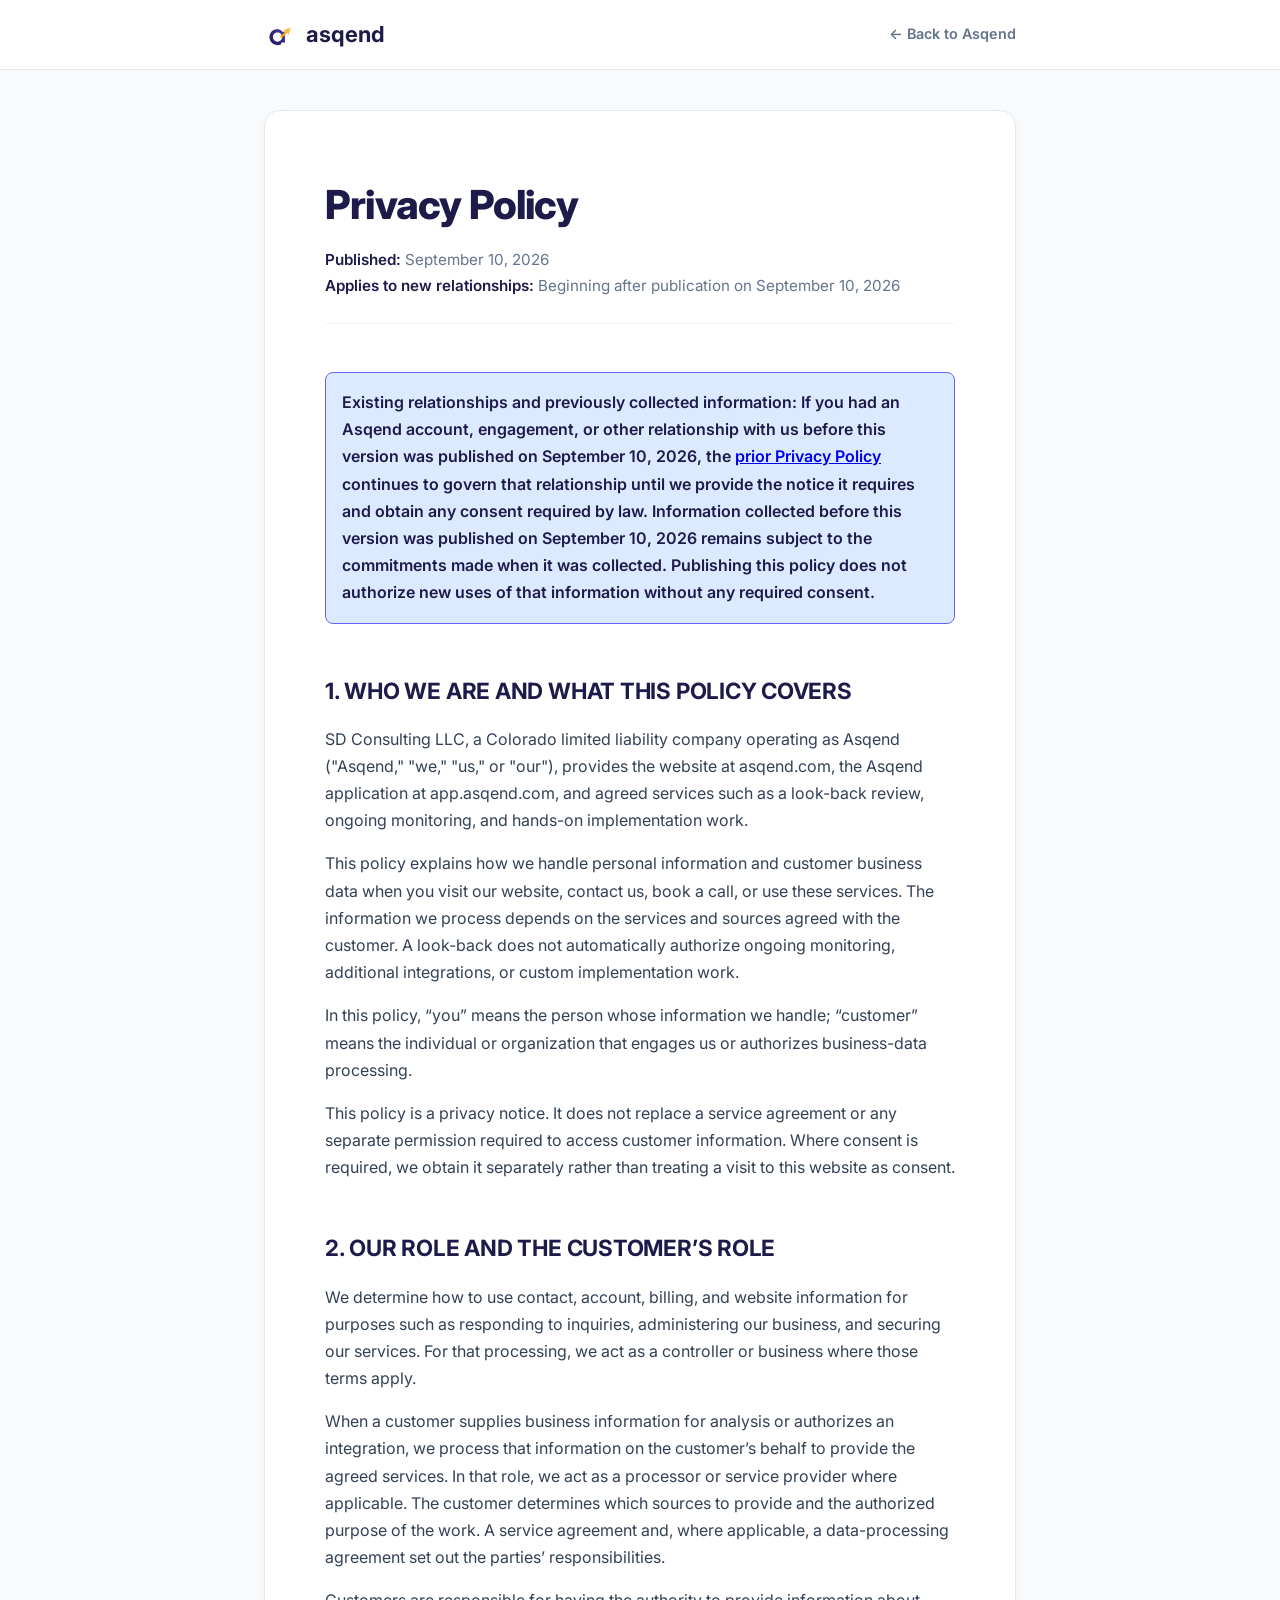
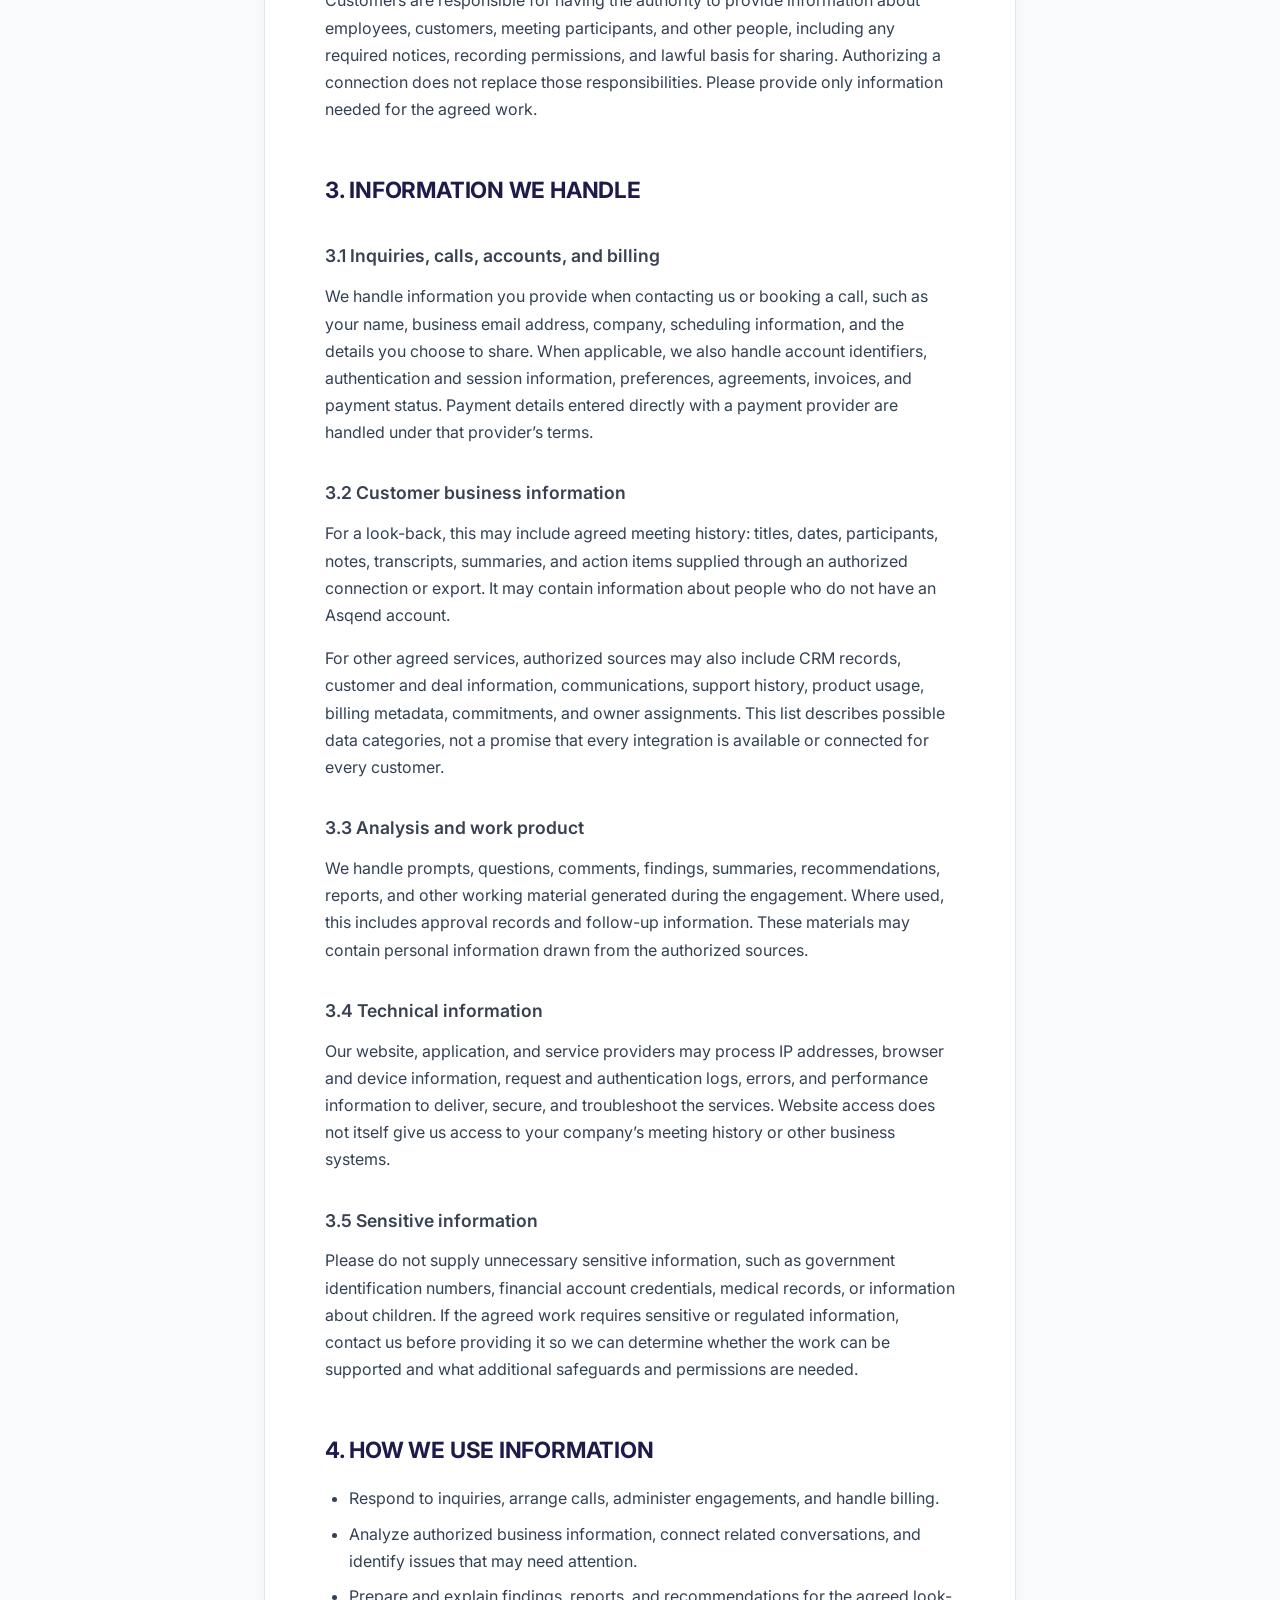
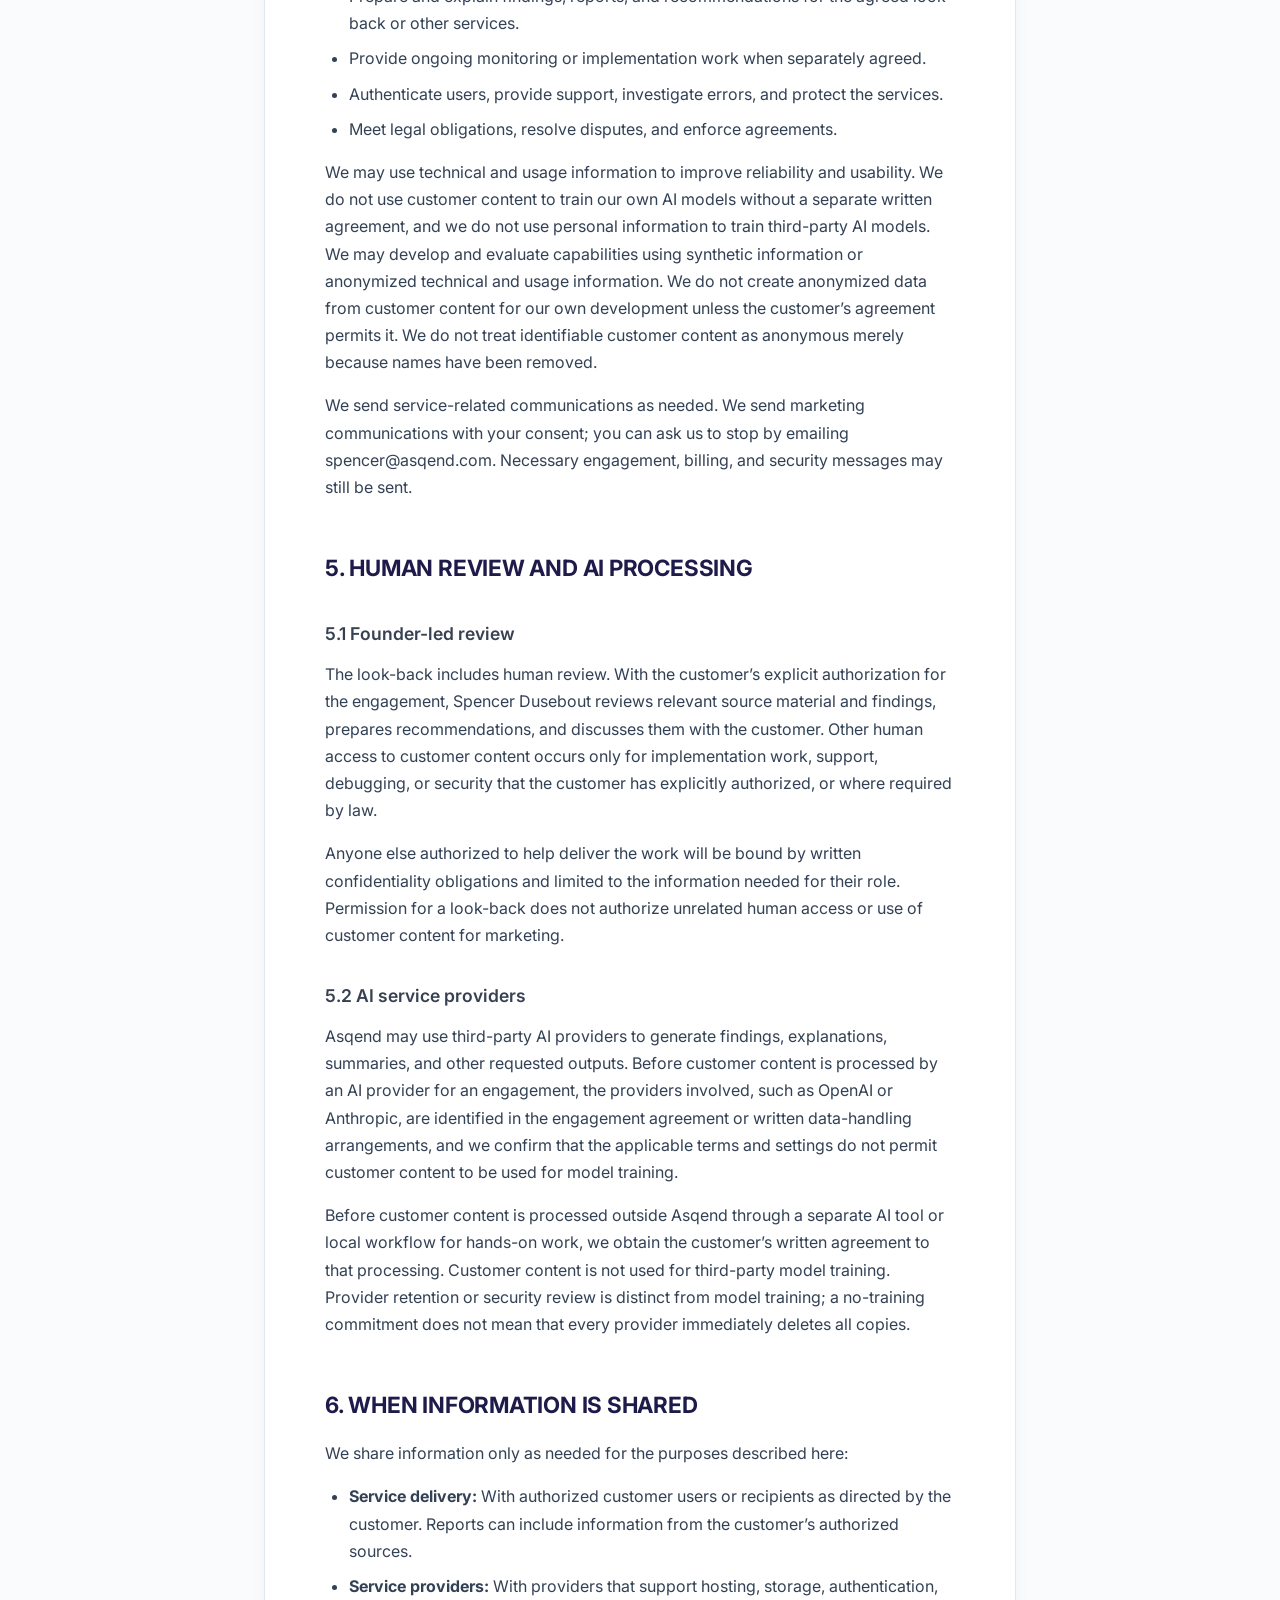
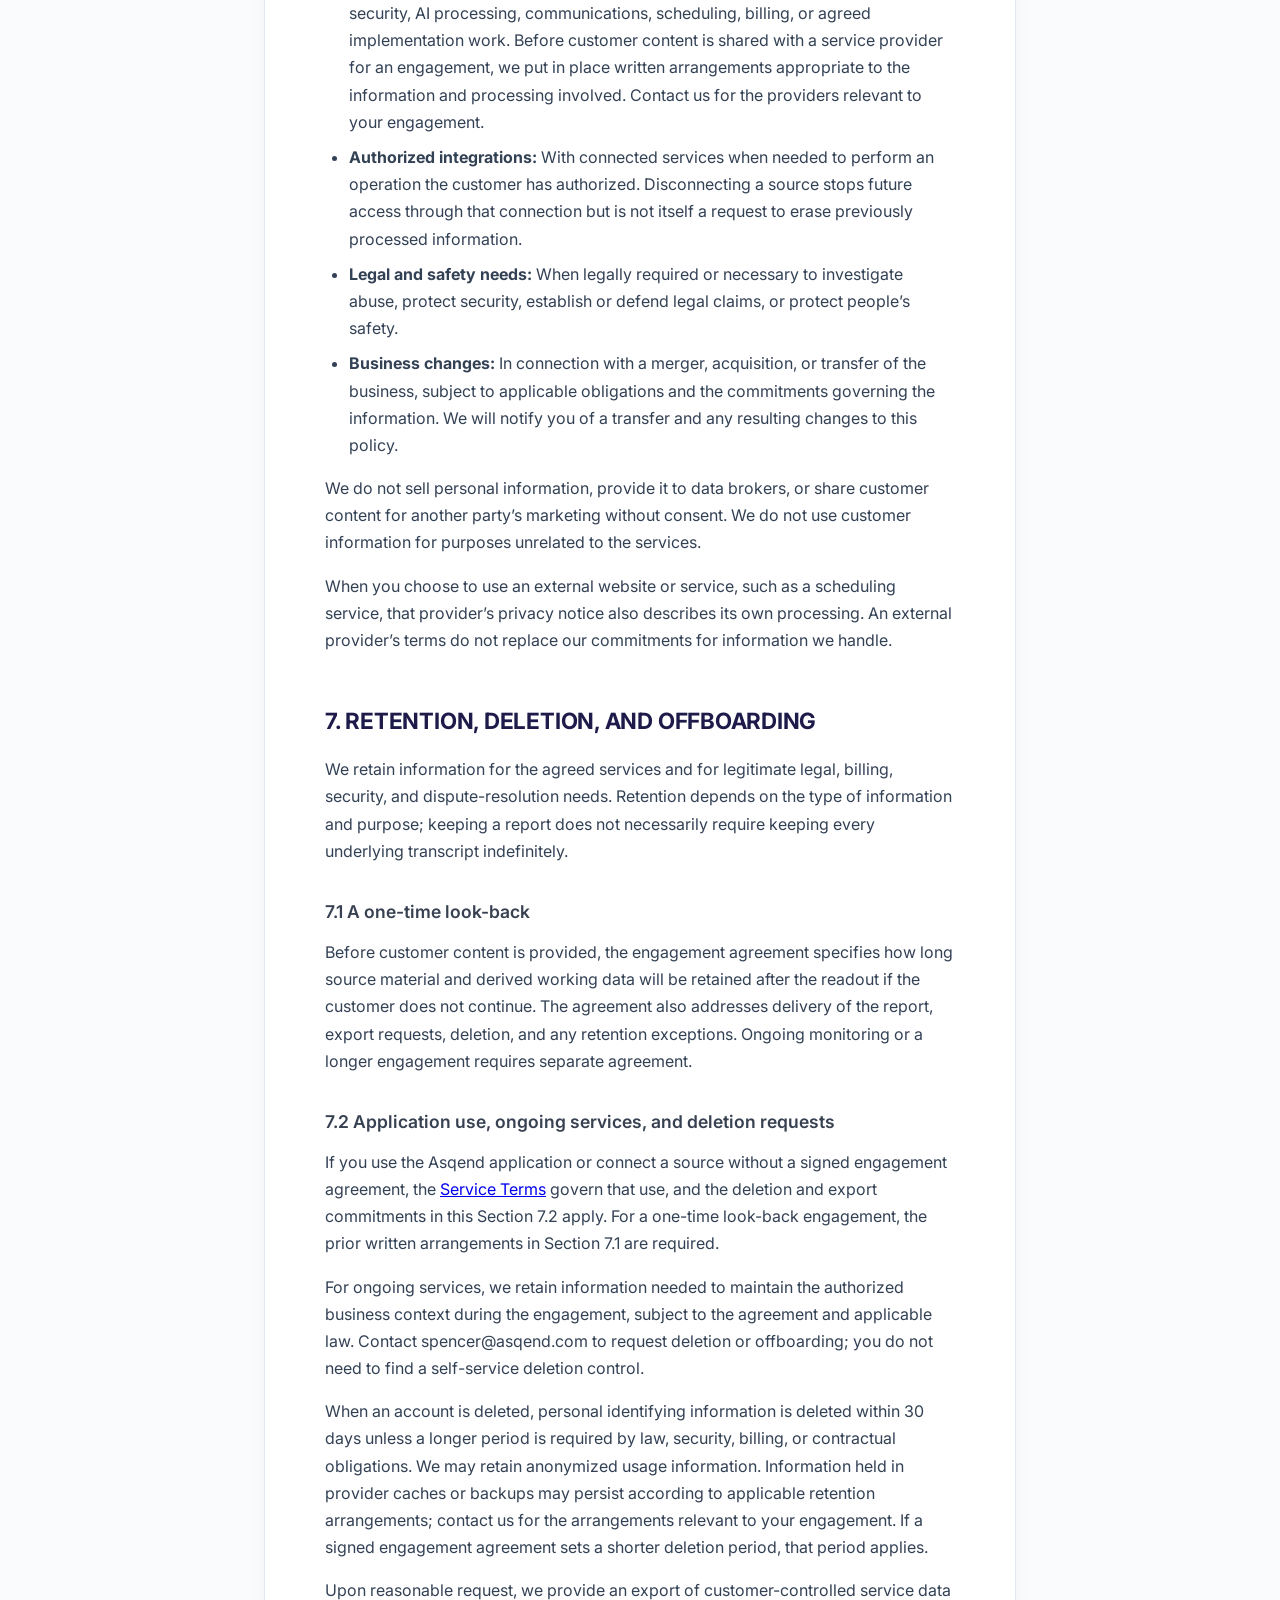
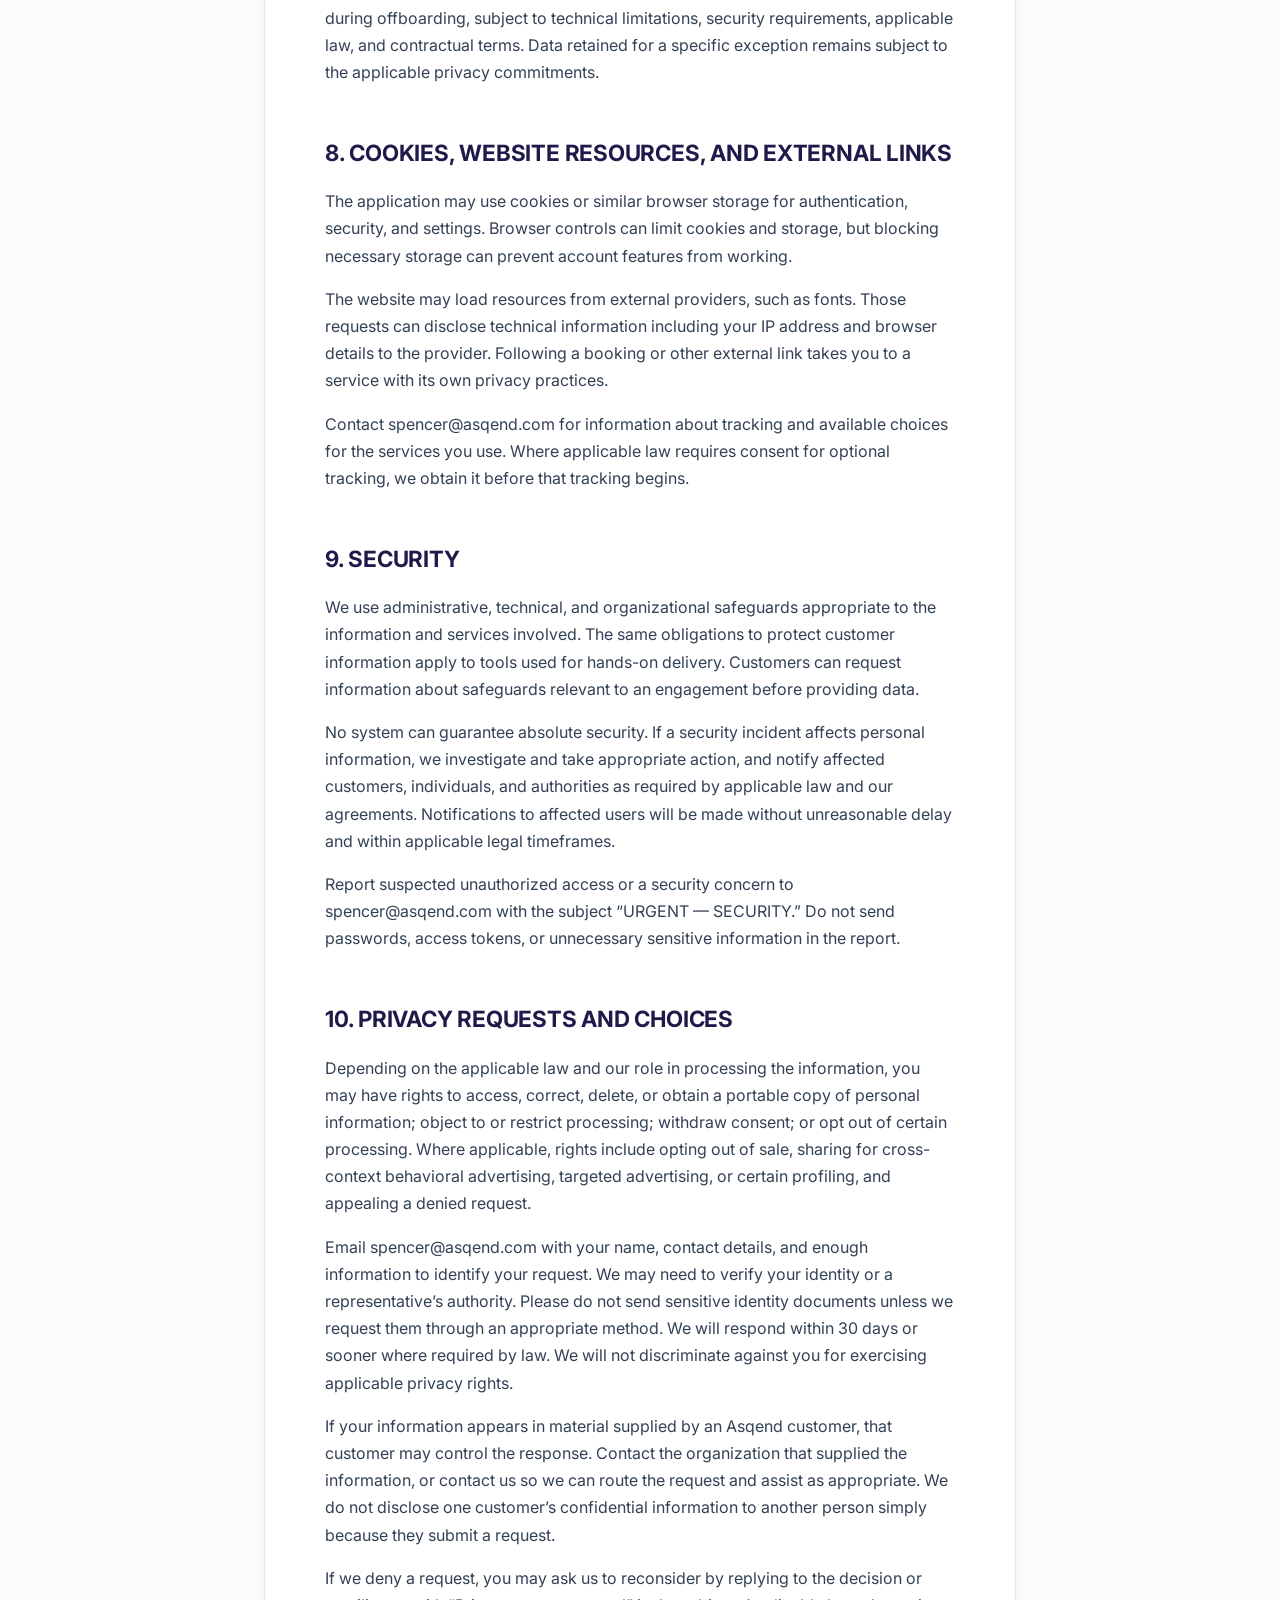
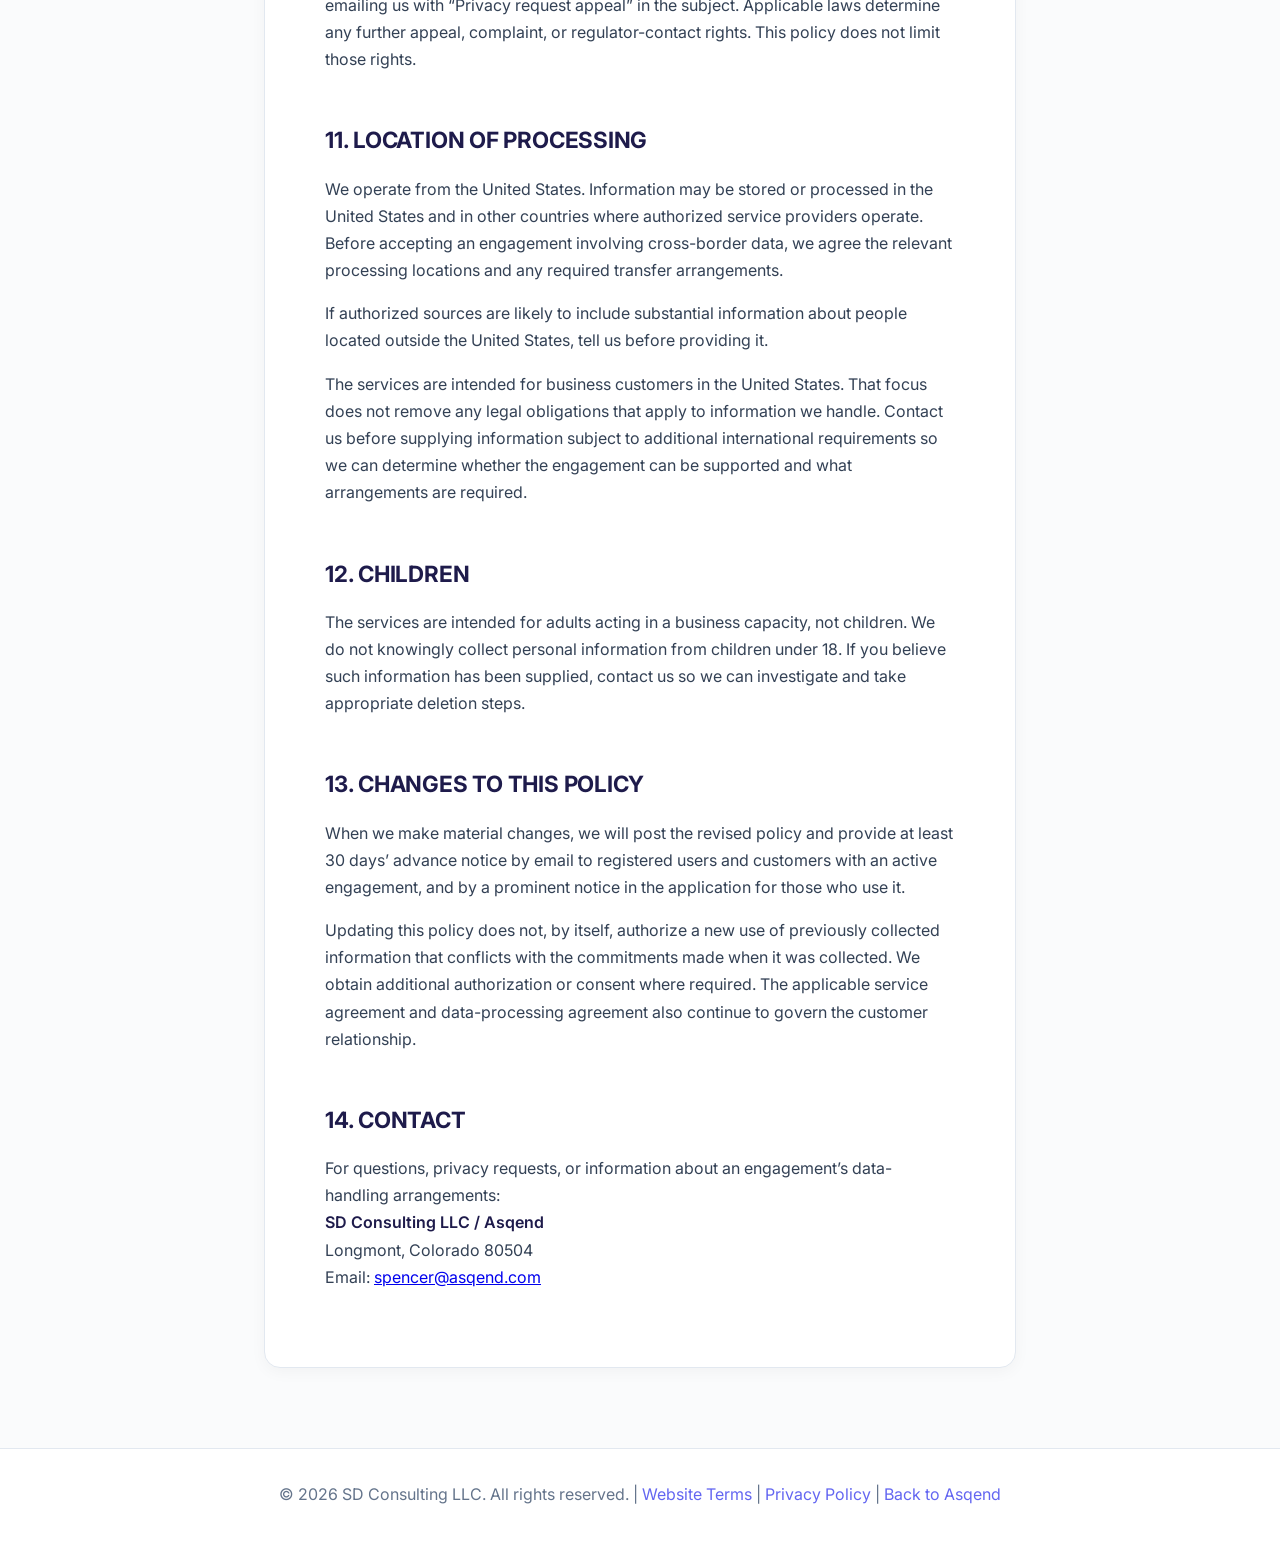
<file: privacy-2026-09-10-full.html>
<!DOCTYPE html>
<html lang="en">
<head>
    <meta charset="UTF-8">
    <meta name="robots" content="index,follow">
    <meta name="viewport" content="width=device-width, initial-scale=1.0">
    <title>Privacy Policy — Asqend</title>
    <meta name="description" content="Privacy practices for Asqend’s website, software, and agreed services.">
    <link rel="icon" type="image/svg+xml" href="/favicon.svg">
    <link href="https://fonts.googleapis.com/css2?family=Inter:wght@400;500;600;700;800&amp;display=swap" rel="stylesheet">

    <style>
        * { margin: 0; padding: 0; box-sizing: border-box; }
        body {
            font-family: 'Inter', -apple-system, sans-serif;
            line-height: 1.7;
            color: #334155;
            background: #FAFBFC;
            overflow-wrap: anywhere;
        }
        .container { max-width: 800px; margin: 0 auto; padding: 0 24px; }

        /* Header */
        header {
            background: white;
            padding: 16px 0;
            border-bottom: 1px solid #E2E8F0;
            position: sticky;
            top: 0;
            z-index: 100;
            backdrop-filter: blur(12px);
            background: rgba(255,255,255,0.95);
        }
        nav {
            display: flex;
            justify-content: space-between;
            gap: 16px;
            align-items: center;
            max-width: 800px;
            margin: 0 auto;
            padding: 0 24px;
        }
        .logo {
            display: flex;
            align-items: center;
            gap: 10px;
            font-weight: 700;
            font-size: 22px;
            color: #1E1B4B;
            text-decoration: none;
        }
        .nav-back {
            color: #64748B;
            text-decoration: none;
            font-weight: 600;
            font-size: 0.9rem;
            transition: color 0.2s;
        }
        .nav-back:hover { color: #1E1B4B; }

        /* Main content */
        .legal-content {
            background: white;
            margin: 40px auto;
            padding: 60px;
            border-radius: 16px;
            border: 1px solid #E2E8F0;
            box-shadow: 0 4px 16px rgba(0,0,0,0.04);
        }

        .legal-title {
            font-size: 2.5rem;
            font-weight: 800;
            color: #1E1B4B;
            margin-bottom: 8px;
            letter-spacing: -0.02em;
        }

        .legal-updated {
            font-size: 0.95rem;
            color: #64748B;
            margin-bottom: 48px;
            padding-bottom: 24px;
            border-bottom: 1px solid #F1F5F9;
        }

        h2 {
            font-size: 1.4rem;
            font-weight: 700;
            color: #1E1B4B;
            margin: 48px 0 16px 0;
            letter-spacing: -0.01em;
        }

        h3 {
            font-size: 1.1rem;
            font-weight: 600;
            color: #374151;
            margin: 32px 0 12px 0;
        }

        h4 {
            font-size: 1rem;
            font-weight: 600;
            color: #374151;
            margin: 24px 0 8px 0;
        }

        p {
            margin-bottom: 16px;
            font-size: 1rem;
        }

        p strong {
            color: #1E1B4B;
            font-weight: 600;
        }

        ul {
            margin: 16px 0;
            padding-left: 24px;
        }

        li {
            margin-bottom: 8px;
        }

        .warning {
            background: #FEF3C7;
            border: 1px solid #F59E0B;
            border-radius: 8px;
            padding: 16px;
            margin: 24px 0;
        }

        .warning p {
            margin: 0;
            color: #92400E;
            font-weight: 600;
        }

        .important {
            background: #FEE2E2;
            border: 1px solid #F87171;
            border-radius: 8px;
            padding: 16px;
            margin: 24px 0;
        }

        .important p {
            margin: 0;
            color: #991B1B;
            font-weight: 600;
        }

        .info {
            background: #DBEAFE;
            border: 1px solid #6366F1;
            border-radius: 8px;
            padding: 16px;
            margin: 24px 0;
        }

        .info p {
            margin: 0;
            color: #1E1B4B;
            font-weight: 600;
        }

        /* Footer */
        footer {
            background: white;
            border-top: 1px solid #E2E8F0;
            padding: 32px 0;
            margin-top: 80px;
        }

        .footer-content {
            text-align: center;
            font-size: 0.85rem;
            color: #64748B;
        }

        .footer-content a {
            color: #6366F1;
            text-decoration: none;
        }

        .footer-content a:hover {
            text-decoration: underline;
        }

        @media (max-width: 768px) {
            .legal-content {
                margin: 20px auto;
                padding: 32px 24px;
            }
            .legal-title {
                font-size: 2rem;
            }
        }
    </style>
</head>
<body>
    <header>
        <nav>
            <a href="/" class="logo">
                <img src="/assets/asqend-icon.svg" alt="" width="32" height="32"><span>asqend</span>
            </a>
            <a href="/" class="nav-back">← Back to Asqend</a>
        </nav>
    </header>

    <div class="container">
        <div class="legal-content">
            <h1 class="legal-title">Privacy Policy</h1>
            <p class="legal-updated">
                <strong>Published:</strong> September 10, 2026<br>
                <strong>Applies to new relationships:</strong> Beginning after publication on September 10, 2026
            </p>

            <div class="info"><p><strong>Existing relationships and previously collected information:</strong> If you had an Asqend account, engagement, or other relationship with us before this version was published on September 10, 2026, the <a href="/privacy-2026-07-02.html">prior Privacy Policy</a> continues to govern that relationship until we provide the notice it requires and obtain any consent required by law. Information collected before this version was published on September 10, 2026 remains subject to the commitments made when it was collected. Publishing this policy does not authorize new uses of that information without any required consent.</p></div>
            <h2>1. WHO WE ARE AND WHAT THIS POLICY COVERS</h2>
            <p>SD Consulting LLC, a Colorado limited liability company operating as Asqend ("Asqend," "we," "us," or "our"), provides the website at asqend.com, the Asqend application at app.asqend.com, and agreed services such as a look-back review, ongoing monitoring, and hands-on implementation work.</p>
            <p>This policy explains how we handle personal information and customer business data when you visit our website, contact us, book a call, or use these services. The information we process depends on the services and sources agreed with the customer. A look-back does not automatically authorize ongoing monitoring, additional integrations, or custom implementation work.</p>
            <p>In this policy, “you” means the person whose information we handle; “customer” means the individual or organization that engages us or authorizes business-data processing.</p>
            <p>This policy is a privacy notice. It does not replace a service agreement or any separate permission required to access customer information. Where consent is required, we obtain it separately rather than treating a visit to this website as consent.</p>

            <h2>2. OUR ROLE AND THE CUSTOMER’S ROLE</h2>
            <p>We determine how to use contact, account, billing, and website information for purposes such as responding to inquiries, administering our business, and securing our services. For that processing, we act as a controller or business where those terms apply.</p>
            <p>When a customer supplies business information for analysis or authorizes an integration, we process that information on the customer’s behalf to provide the agreed services. In that role, we act as a processor or service provider where applicable. The customer determines which sources to provide and the authorized purpose of the work. A service agreement and, where applicable, a data-processing agreement set out the parties’ responsibilities.</p>
            <p>Customers are responsible for having the authority to provide information about employees, customers, meeting participants, and other people, including any required notices, recording permissions, and lawful basis for sharing. Authorizing a connection does not replace those responsibilities. Please provide only information needed for the agreed work.</p>

            <h2>3. INFORMATION WE HANDLE</h2>
            <h3>3.1 Inquiries, calls, accounts, and billing</h3>
            <p>We handle information you provide when contacting us or booking a call, such as your name, business email address, company, scheduling information, and the details you choose to share. When applicable, we also handle account identifiers, authentication and session information, preferences, agreements, invoices, and payment status. Payment details entered directly with a payment provider are handled under that provider’s terms.</p>
            <h3>3.2 Customer business information</h3>
            <p>For a look-back, this may include agreed meeting history: titles, dates, participants, notes, transcripts, summaries, and action items supplied through an authorized connection or export. It may contain information about people who do not have an Asqend account.</p>
            <p>For other agreed services, authorized sources may also include CRM records, customer and deal information, communications, support history, product usage, billing metadata, commitments, and owner assignments. This list describes possible data categories, not a promise that every integration is available or connected for every customer.</p>
            <h3>3.3 Analysis and work product</h3>
            <p>We handle prompts, questions, comments, findings, summaries, recommendations, reports, and other working material generated during the engagement. Where used, this includes approval records and follow-up information. These materials may contain personal information drawn from the authorized sources.</p>
            <h3>3.4 Technical information</h3>
            <p>Our website, application, and service providers may process IP addresses, browser and device information, request and authentication logs, errors, and performance information to deliver, secure, and troubleshoot the services. Website access does not itself give us access to your company’s meeting history or other business systems.</p>
            <h3>3.5 Sensitive information</h3>
            <p>Please do not supply unnecessary sensitive information, such as government identification numbers, financial account credentials, medical records, or information about children. If the agreed work requires sensitive or regulated information, contact us before providing it so we can determine whether the work can be supported and what additional safeguards and permissions are needed.</p>

            <h2>4. HOW WE USE INFORMATION</h2>
            <ul>
                <li>Respond to inquiries, arrange calls, administer engagements, and handle billing.</li>
                <li>Analyze authorized business information, connect related conversations, and identify issues that may need attention.</li>
                <li>Prepare and explain findings, reports, and recommendations for the agreed look-back or other services.</li>
                <li>Provide ongoing monitoring or implementation work when separately agreed.</li>
                <li>Authenticate users, provide support, investigate errors, and protect the services.</li>
                <li>Meet legal obligations, resolve disputes, and enforce agreements.</li>
            </ul>
            <p>We may use technical and usage information to improve reliability and usability. We do not use customer content to train our own AI models without a separate written agreement, and we do not use personal information to train third-party AI models. We may develop and evaluate capabilities using synthetic information or anonymized technical and usage information. We do not create anonymized data from customer content for our own development unless the customer’s agreement permits it. We do not treat identifiable customer content as anonymous merely because names have been removed.</p>
            <p>We send service-related communications as needed. We send marketing communications with your consent; you can ask us to stop by emailing spencer@asqend.com. Necessary engagement, billing, and security messages may still be sent.</p>

            <h2>5. HUMAN REVIEW AND AI PROCESSING</h2>
            <h3>5.1 Founder-led review</h3>
            <p>The look-back includes human review. With the customer’s explicit authorization for the engagement, Spencer Dusebout reviews relevant source material and findings, prepares recommendations, and discusses them with the customer. Other human access to customer content occurs only for implementation work, support, debugging, or security that the customer has explicitly authorized, or where required by law.</p>
            <p>Anyone else authorized to help deliver the work will be bound by written confidentiality obligations and limited to the information needed for their role. Permission for a look-back does not authorize unrelated human access or use of customer content for marketing.</p>
            <h3>5.2 AI service providers</h3>
            <p>Asqend may use third-party AI providers to generate findings, explanations, summaries, and other requested outputs. Before customer content is processed by an AI provider for an engagement, the providers involved, such as OpenAI or Anthropic, are identified in the engagement agreement or written data-handling arrangements, and we confirm that the applicable terms and settings do not permit customer content to be used for model training.</p>
            <p>Before customer content is processed outside Asqend through a separate AI tool or local workflow for hands-on work, we obtain the customer’s written agreement to that processing. Customer content is not used for third-party model training. Provider retention or security review is distinct from model training; a no-training commitment does not mean that every provider immediately deletes all copies.</p>

            <h2>6. WHEN INFORMATION IS SHARED</h2>
            <p>We share information only as needed for the purposes described here:</p>
            <ul>
                <li><strong>Service delivery:</strong> With authorized customer users or recipients as directed by the customer. Reports can include information from the customer’s authorized sources.</li>
                <li><strong>Service providers:</strong> With providers that support hosting, storage, authentication, security, AI processing, communications, scheduling, billing, or agreed implementation work. Before customer content is shared with a service provider for an engagement, we put in place written arrangements appropriate to the information and processing involved. Contact us for the providers relevant to your engagement.</li>
                <li><strong>Authorized integrations:</strong> With connected services when needed to perform an operation the customer has authorized. Disconnecting a source stops future access through that connection but is not itself a request to erase previously processed information.</li>
                <li><strong>Legal and safety needs:</strong> When legally required or necessary to investigate abuse, protect security, establish or defend legal claims, or protect people’s safety.</li>
                <li><strong>Business changes:</strong> In connection with a merger, acquisition, or transfer of the business, subject to applicable obligations and the commitments governing the information. We will notify you of a transfer and any resulting changes to this policy.</li>
            </ul>
            <p>We do not sell personal information, provide it to data brokers, or share customer content for another party’s marketing without consent. We do not use customer information for purposes unrelated to the services.</p>
            <p>When you choose to use an external website or service, such as a scheduling service, that provider’s privacy notice also describes its own processing. An external provider’s terms do not replace our commitments for information we handle.</p>

            <h2>7. RETENTION, DELETION, AND OFFBOARDING</h2>
            <p>We retain information for the agreed services and for legitimate legal, billing, security, and dispute-resolution needs. Retention depends on the type of information and purpose; keeping a report does not necessarily require keeping every underlying transcript indefinitely.</p>
            <h3>7.1 A one-time look-back</h3>
            <p>Before customer content is provided, the engagement agreement specifies how long source material and derived working data will be retained after the readout if the customer does not continue. The agreement also addresses delivery of the report, export requests, deletion, and any retention exceptions. Ongoing monitoring or a longer engagement requires separate agreement.</p>
            <h3>7.2 Application use, ongoing services, and deletion requests</h3>
            <p>If you use the Asqend application or connect a source without a signed engagement agreement, the <a href="/terms.html">Service Terms</a> govern that use, and the deletion and export commitments in this Section 7.2 apply. For a one-time look-back engagement, the prior written arrangements in Section 7.1 are required.</p>
            <p>For ongoing services, we retain information needed to maintain the authorized business context during the engagement, subject to the agreement and applicable law. Contact spencer@asqend.com to request deletion or offboarding; you do not need to find a self-service deletion control.</p>
            <p>When an account is deleted, personal identifying information is deleted within 30 days unless a longer period is required by law, security, billing, or contractual obligations. We may retain anonymized usage information. Information held in provider caches or backups may persist according to applicable retention arrangements; contact us for the arrangements relevant to your engagement. If a signed engagement agreement sets a shorter deletion period, that period applies.</p>
            <p>Upon reasonable request, we provide an export of customer-controlled service data during offboarding, subject to technical limitations, security requirements, applicable law, and contractual terms. Data retained for a specific exception remains subject to the applicable privacy commitments.</p>

            <h2>8. COOKIES, WEBSITE RESOURCES, AND EXTERNAL LINKS</h2>
            <p>The application may use cookies or similar browser storage for authentication, security, and settings. Browser controls can limit cookies and storage, but blocking necessary storage can prevent account features from working.</p>
            <p>The website may load resources from external providers, such as fonts. Those requests can disclose technical information including your IP address and browser details to the provider. Following a booking or other external link takes you to a service with its own privacy practices.</p>
            <p>Contact spencer@asqend.com for information about tracking and available choices for the services you use. Where applicable law requires consent for optional tracking, we obtain it before that tracking begins.</p>

            <h2>9. SECURITY</h2>
            <p>We use administrative, technical, and organizational safeguards appropriate to the information and services involved. The same obligations to protect customer information apply to tools used for hands-on delivery. Customers can request information about safeguards relevant to an engagement before providing data.</p>
            <p>No system can guarantee absolute security. If a security incident affects personal information, we investigate and take appropriate action, and notify affected customers, individuals, and authorities as required by applicable law and our agreements. Notifications to affected users will be made without unreasonable delay and within applicable legal timeframes.</p>
            <p>Report suspected unauthorized access or a security concern to spencer@asqend.com with the subject “URGENT — SECURITY.” Do not send passwords, access tokens, or unnecessary sensitive information in the report.</p>

            <h2>10. PRIVACY REQUESTS AND CHOICES</h2>
            <p>Depending on the applicable law and our role in processing the information, you may have rights to access, correct, delete, or obtain a portable copy of personal information; object to or restrict processing; withdraw consent; or opt out of certain processing. Where applicable, rights include opting out of sale, sharing for cross-context behavioral advertising, targeted advertising, or certain profiling, and appealing a denied request.</p>
            <p>Email spencer@asqend.com with your name, contact details, and enough information to identify your request. We may need to verify your identity or a representative’s authority. Please do not send sensitive identity documents unless we request them through an appropriate method. We will respond within 30 days or sooner where required by law. We will not discriminate against you for exercising applicable privacy rights.</p>
            <p>If your information appears in material supplied by an Asqend customer, that customer may control the response. Contact the organization that supplied the information, or contact us so we can route the request and assist as appropriate. We do not disclose one customer’s confidential information to another person simply because they submit a request.</p>
            <p>If we deny a request, you may ask us to reconsider by replying to the decision or emailing us with “Privacy request appeal” in the subject. Applicable laws determine any further appeal, complaint, or regulator-contact rights. This policy does not limit those rights.</p>

            <h2>11. LOCATION OF PROCESSING</h2>
            <p>We operate from the United States. Information may be stored or processed in the United States and in other countries where authorized service providers operate. Before accepting an engagement involving cross-border data, we agree the relevant processing locations and any required transfer arrangements.</p>
            <p>If authorized sources are likely to include substantial information about people located outside the United States, tell us before providing it.</p>
            <p>The services are intended for business customers in the United States. That focus does not remove any legal obligations that apply to information we handle. Contact us before supplying information subject to additional international requirements so we can determine whether the engagement can be supported and what arrangements are required.</p>

            <h2>12. CHILDREN</h2>
            <p>The services are intended for adults acting in a business capacity, not children. We do not knowingly collect personal information from children under 18. If you believe such information has been supplied, contact us so we can investigate and take appropriate deletion steps.</p>

            <h2>13. CHANGES TO THIS POLICY</h2>
            <p>When we make material changes, we will post the revised policy and provide at least 30 days’ advance notice by email to registered users and customers with an active engagement, and by a prominent notice in the application for those who use it.</p>
            <p>Updating this policy does not, by itself, authorize a new use of previously collected information that conflicts with the commitments made when it was collected. We obtain additional authorization or consent where required. The applicable service agreement and data-processing agreement also continue to govern the customer relationship.</p>

            <h2>14. CONTACT</h2>
            <p>For questions, privacy requests, or information about an engagement’s data-handling arrangements:<br><strong>SD Consulting LLC / Asqend</strong><br>Longmont, Colorado 80504<br>Email: <a href="mailto:spencer@asqend.com">spencer@asqend.com</a></p>
        </div>
    </div>

    <footer>
        <div class="container">
            <div class="footer-content">
                <p>© 2026 SD Consulting LLC. All rights reserved. |
                <a href="/website-terms.html">Website Terms</a> |
                <a href="/privacy.html">Privacy Policy</a> |
                <a href="/">Back to Asqend</a></p>
            </div>
        </div>
    </footer>
</body>
</html>
</file>
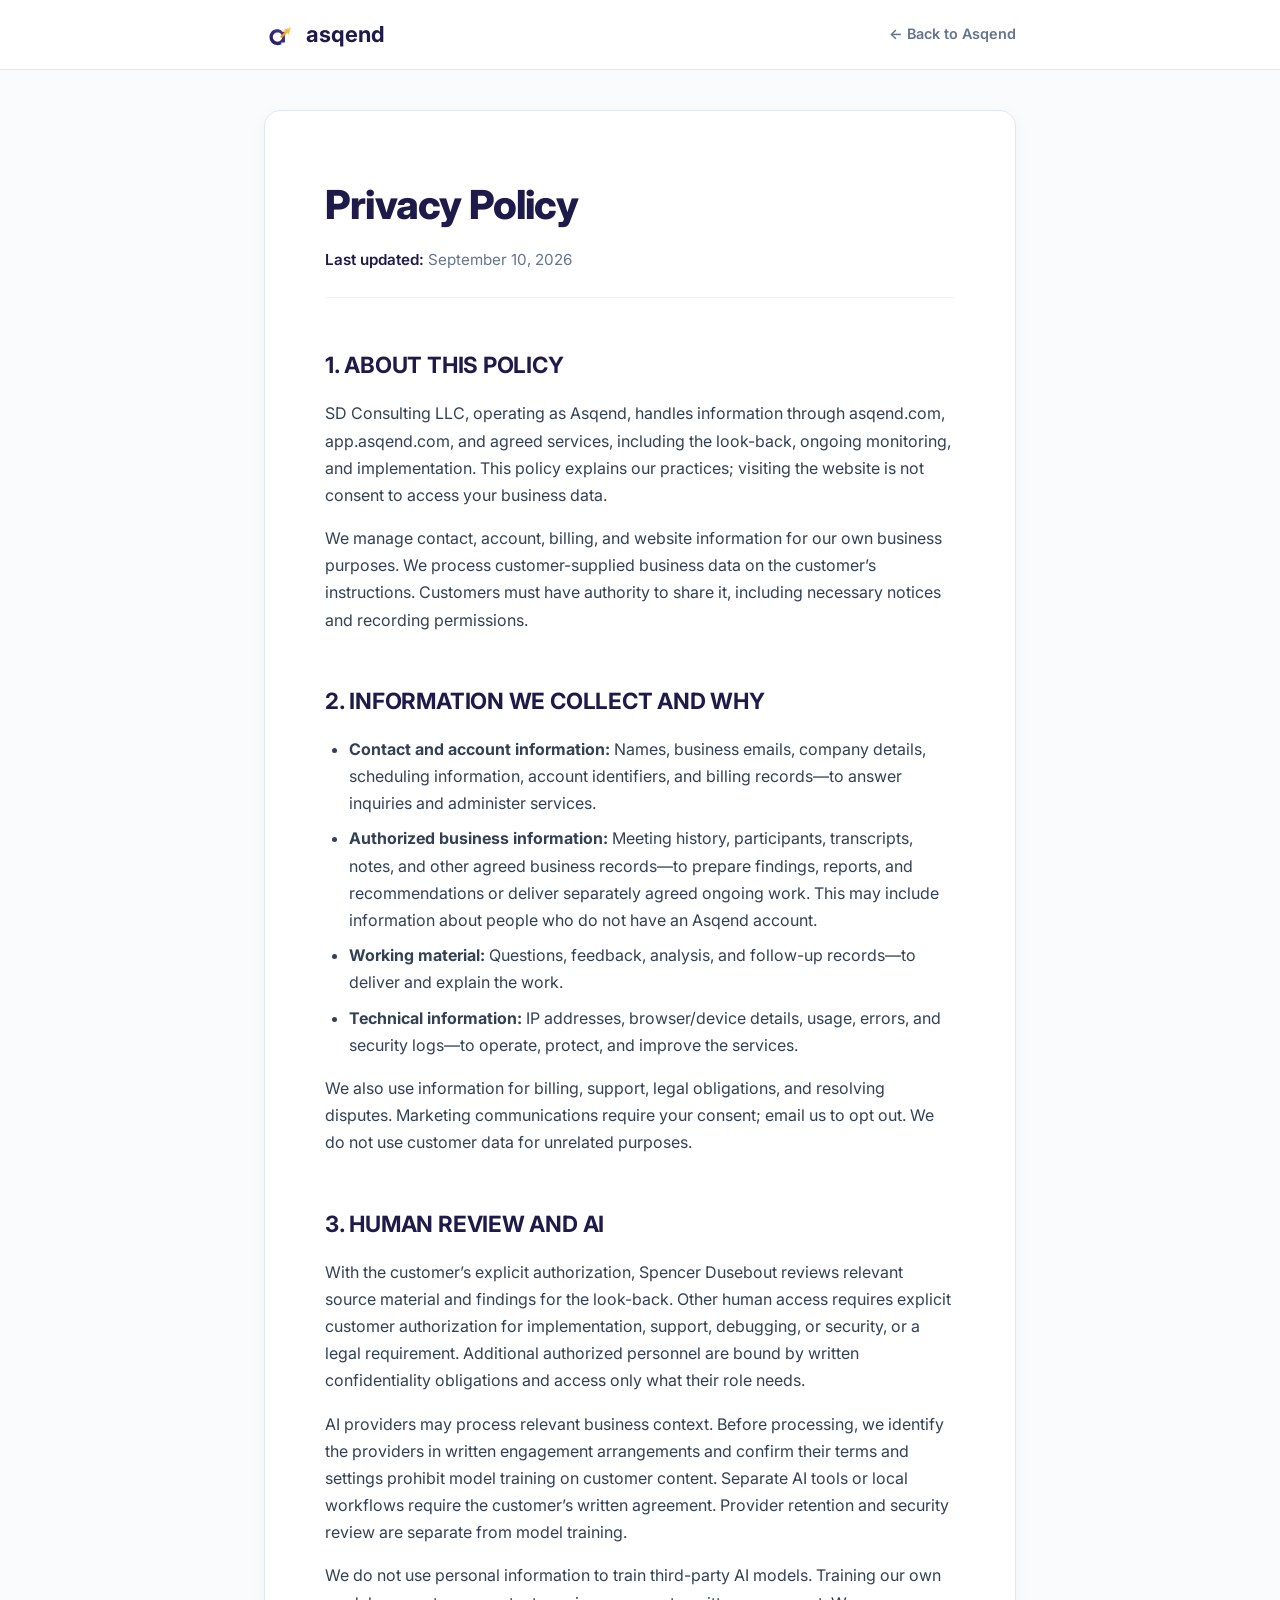
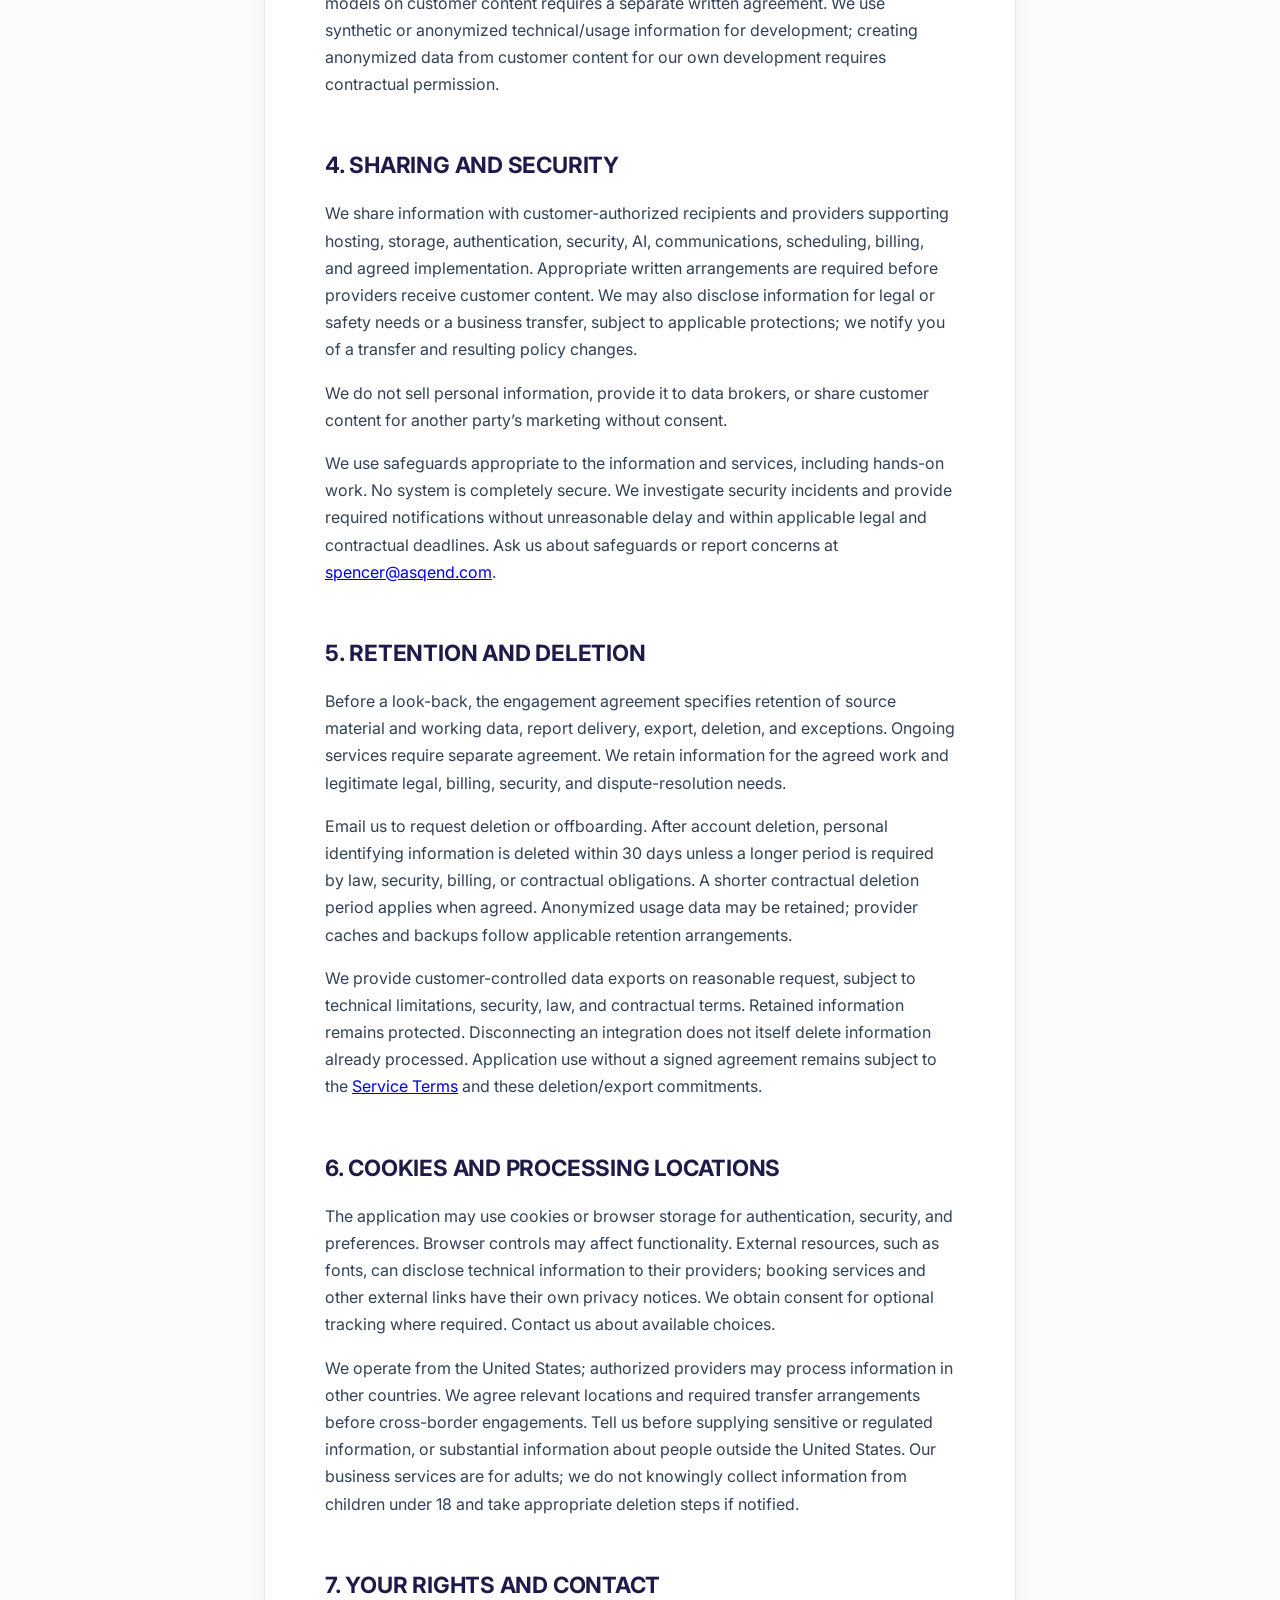
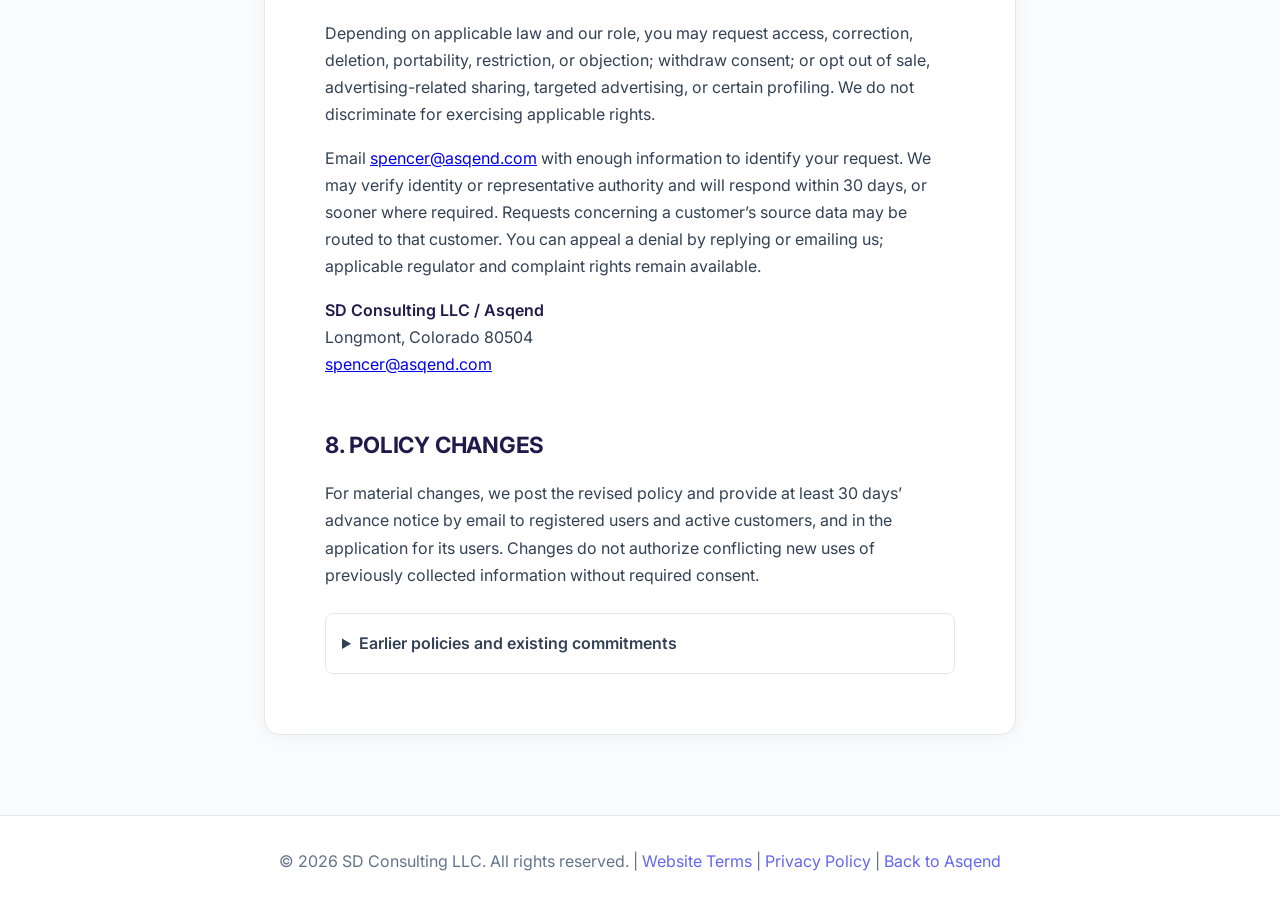
<file: privacy-2026-09-10.html>
<!DOCTYPE html>
<html lang="en">
<head>
    <meta charset="UTF-8">
    <meta name="robots" content="index,follow">
    <meta name="viewport" content="width=device-width, initial-scale=1.0">
    <title>Privacy Policy — Asqend</title>
    <meta name="description" content="Privacy practices for Asqend’s website, software, and agreed services.">
    <link rel="icon" type="image/svg+xml" href="/favicon.svg">
    <link href="https://fonts.googleapis.com/css2?family=Inter:wght@400;500;600;700;800&amp;display=swap" rel="stylesheet">

    <style>
        * { margin: 0; padding: 0; box-sizing: border-box; }
        body {
            font-family: 'Inter', -apple-system, sans-serif;
            line-height: 1.7;
            color: #334155;
            background: #FAFBFC;
            overflow-wrap: anywhere;
        }
        .container { max-width: 800px; margin: 0 auto; padding: 0 24px; }

        /* Header */
        header {
            background: white;
            padding: 16px 0;
            border-bottom: 1px solid #E2E8F0;
            position: sticky;
            top: 0;
            z-index: 100;
            backdrop-filter: blur(12px);
            background: rgba(255,255,255,0.95);
        }
        nav {
            display: flex;
            justify-content: space-between;
            gap: 16px;
            align-items: center;
            max-width: 800px;
            margin: 0 auto;
            padding: 0 24px;
        }
        .logo {
            display: flex;
            align-items: center;
            gap: 10px;
            font-weight: 700;
            font-size: 22px;
            color: #1E1B4B;
            text-decoration: none;
        }
        .nav-back {
            color: #64748B;
            text-decoration: none;
            font-weight: 600;
            font-size: 0.9rem;
            transition: color 0.2s;
        }
        .nav-back:hover { color: #1E1B4B; }

        /* Main content */
        .legal-content {
            background: white;
            margin: 40px auto;
            padding: 60px;
            border-radius: 16px;
            border: 1px solid #E2E8F0;
            box-shadow: 0 4px 16px rgba(0,0,0,0.04);
        }

        .legal-title {
            font-size: 2.5rem;
            font-weight: 800;
            color: #1E1B4B;
            margin-bottom: 8px;
            letter-spacing: -0.02em;
        }

        .legal-updated {
            font-size: 0.95rem;
            color: #64748B;
            margin-bottom: 48px;
            padding-bottom: 24px;
            border-bottom: 1px solid #F1F5F9;
        }

        h2 {
            font-size: 1.4rem;
            font-weight: 700;
            color: #1E1B4B;
            margin: 48px 0 16px 0;
            letter-spacing: -0.01em;
        }

        h3 {
            font-size: 1.1rem;
            font-weight: 600;
            color: #374151;
            margin: 32px 0 12px 0;
        }

        h4 {
            font-size: 1rem;
            font-weight: 600;
            color: #374151;
            margin: 24px 0 8px 0;
        }

        p {
            margin-bottom: 16px;
            font-size: 1rem;
        }

        p strong {
            color: #1E1B4B;
            font-weight: 600;
        }

        ul {
            margin: 16px 0;
            padding-left: 24px;
        }

        li {
            margin-bottom: 8px;
        }

        .warning {
            background: #FEF3C7;
            border: 1px solid #F59E0B;
            border-radius: 8px;
            padding: 16px;
            margin: 24px 0;
        }

        .warning p {
            margin: 0;
            color: #92400E;
            font-weight: 600;
        }

        .important {
            background: #FEE2E2;
            border: 1px solid #F87171;
            border-radius: 8px;
            padding: 16px;
            margin: 24px 0;
        }

        .important p {
            margin: 0;
            color: #991B1B;
            font-weight: 600;
        }

        .info {
            background: #DBEAFE;
            border: 1px solid #6366F1;
            border-radius: 8px;
            padding: 16px;
            margin: 24px 0;
        }

        .info p {
            margin: 0;
            color: #1E1B4B;
            font-weight: 600;
        }

        /* Footer */
        footer {
            background: white;
            border-top: 1px solid #E2E8F0;
            padding: 32px 0;
            margin-top: 80px;
        }

        .footer-content {
            text-align: center;
            font-size: 0.85rem;
            color: #64748B;
        }

        .footer-content a {
            color: #6366F1;
            text-decoration: none;
        }

        .footer-content a:hover {
            text-decoration: underline;
        }

        @media (max-width: 768px) {
            .legal-content {
                margin: 20px auto;
                padding: 32px 24px;
            }
            .legal-title {
                font-size: 2rem;
            }
        }
    .policy-history{margin-top:24px;padding:16px;border:1px solid #E2E8F0;border-radius:8px}.policy-history summary{cursor:pointer;font-weight:600}.policy-history p{margin:16px 0 0}
</style>
</head>
<body>
    <header>
        <nav>
            <a href="/" class="logo">
                <img src="/assets/asqend-icon.svg" alt="" width="32" height="32"><span>asqend</span>
            </a>
            <a href="/" class="nav-back">← Back to Asqend</a>
        </nav>
    </header>

    <div class="container">
        <div class="legal-content">
            <h1 class="legal-title">Privacy Policy</h1>
<p class="legal-updated"><strong>Last updated:</strong> September 10, 2026</p>
<h2>1. ABOUT THIS POLICY</h2>
<p>SD Consulting LLC, operating as Asqend, handles information through asqend.com, app.asqend.com, and agreed services, including the look-back, ongoing monitoring, and implementation. This policy explains our practices; visiting the website is not consent to access your business data.</p>
<p>We manage contact, account, billing, and website information for our own business purposes. We process customer-supplied business data on the customer’s instructions. Customers must have authority to share it, including necessary notices and recording permissions.</p>
<h2>2. INFORMATION WE COLLECT AND WHY</h2>
<ul>
<li><strong>Contact and account information:</strong> Names, business emails, company details, scheduling information, account identifiers, and billing records—to answer inquiries and administer services.</li>
<li><strong>Authorized business information:</strong> Meeting history, participants, transcripts, notes, and other agreed business records—to prepare findings, reports, and recommendations or deliver separately agreed ongoing work. This may include information about people who do not have an Asqend account.</li>
<li><strong>Working material:</strong> Questions, feedback, analysis, and follow-up records—to deliver and explain the work.</li>
<li><strong>Technical information:</strong> IP addresses, browser/device details, usage, errors, and security logs—to operate, protect, and improve the services.</li>
</ul>
<p>We also use information for billing, support, legal obligations, and resolving disputes. Marketing communications require your consent; email us to opt out. We do not use customer data for unrelated purposes.</p>
<h2>3. HUMAN REVIEW AND AI</h2>
<p>With the customer’s explicit authorization, Spencer Dusebout reviews relevant source material and findings for the look-back. Other human access requires explicit customer authorization for implementation, support, debugging, or security, or a legal requirement. Additional authorized personnel are bound by written confidentiality obligations and access only what their role needs.</p>
<p>AI providers may process relevant business context. Before processing, we identify the providers in written engagement arrangements and confirm their terms and settings prohibit model training on customer content. Separate AI tools or local workflows require the customer’s written agreement. Provider retention and security review are separate from model training.</p>
<p>We do not use personal information to train third-party AI models. Training our own models on customer content requires a separate written agreement. We use synthetic or anonymized technical/usage information for development; creating anonymized data from customer content for our own development requires contractual permission.</p>
<h2>4. SHARING AND SECURITY</h2>
<p>We share information with customer-authorized recipients and providers supporting hosting, storage, authentication, security, AI, communications, scheduling, billing, and agreed implementation. Appropriate written arrangements are required before providers receive customer content. We may also disclose information for legal or safety needs or a business transfer, subject to applicable protections; we notify you of a transfer and resulting policy changes.</p>
<p>We do not sell personal information, provide it to data brokers, or share customer content for another party’s marketing without consent.</p>
<p>We use safeguards appropriate to the information and services, including hands-on work. No system is completely secure. We investigate security incidents and provide required notifications without unreasonable delay and within applicable legal and contractual deadlines. Ask us about safeguards or report concerns at <a href="mailto:spencer@asqend.com">spencer@asqend.com</a>.</p>
<h2>5. RETENTION AND DELETION</h2>
<p>Before a look-back, the engagement agreement specifies retention of source material and working data, report delivery, export, deletion, and exceptions. Ongoing services require separate agreement. We retain information for the agreed work and legitimate legal, billing, security, and dispute-resolution needs.</p>
<p>Email us to request deletion or offboarding. After account deletion, personal identifying information is deleted within 30 days unless a longer period is required by law, security, billing, or contractual obligations. A shorter contractual deletion period applies when agreed. Anonymized usage data may be retained; provider caches and backups follow applicable retention arrangements.</p>
<p>We provide customer-controlled data exports on reasonable request, subject to technical limitations, security, law, and contractual terms. Retained information remains protected. Disconnecting an integration does not itself delete information already processed. Application use without a signed agreement remains subject to the <a href="/terms.html">Service Terms</a> and these deletion/export commitments.</p>
<h2>6. COOKIES AND PROCESSING LOCATIONS</h2>
<p>The application may use cookies or browser storage for authentication, security, and preferences. Browser controls may affect functionality. External resources, such as fonts, can disclose technical information to their providers; booking services and other external links have their own privacy notices. We obtain consent for optional tracking where required. Contact us about available choices.</p>
<p>We operate from the United States; authorized providers may process information in other countries. We agree relevant locations and required transfer arrangements before cross-border engagements. Tell us before supplying sensitive or regulated information, or substantial information about people outside the United States. Our business services are for adults; we do not knowingly collect information from children under 18 and take appropriate deletion steps if notified.</p>
<h2>7. YOUR RIGHTS AND CONTACT</h2>
<p>Depending on applicable law and our role, you may request access, correction, deletion, portability, restriction, or objection; withdraw consent; or opt out of sale, advertising-related sharing, targeted advertising, or certain profiling. We do not discriminate for exercising applicable rights.</p>
<p>Email <a href="mailto:spencer@asqend.com">spencer@asqend.com</a> with enough information to identify your request. We may verify identity or representative authority and will respond within 30 days, or sooner where required. Requests concerning a customer’s source data may be routed to that customer. You can appeal a denial by replying or emailing us; applicable regulator and complaint rights remain available.</p>
<p><strong>SD Consulting LLC / Asqend</strong><br>Longmont, Colorado 80504<br><a href="mailto:spencer@asqend.com">spencer@asqend.com</a></p>
<h2>8. POLICY CHANGES</h2>
<p>For material changes, we post the revised policy and provide at least 30 days’ advance notice by email to registered users and active customers, and in the application for its users. Changes do not authorize conflicting new uses of previously collected information without required consent.</p>
<details class="policy-history"><summary>Earlier policies and existing commitments</summary><p>This shorter presentation does not reduce commitments in the <a href="/privacy-2026-09-10-full.html">earlier September 10 policy</a> or the <a href="/privacy-2026-07-02.html">July 2 policy</a> where applicable. Earlier policies continue to govern existing relationships until their notice and consent requirements are met. Information already collected remains subject to the commitments made when it was collected. Service and data-processing agreements also continue to apply.</p></details>
        </div>
    </div>

    <footer>
        <div class="container">
            <div class="footer-content">
                <p>© 2026 SD Consulting LLC. All rights reserved. |
                <a href="/website-terms.html">Website Terms</a> |
                <a href="/privacy.html">Privacy Policy</a> |
                <a href="/">Back to Asqend</a></p>
            </div>
        </div>
    </footer>
</body>
</html>
</file>
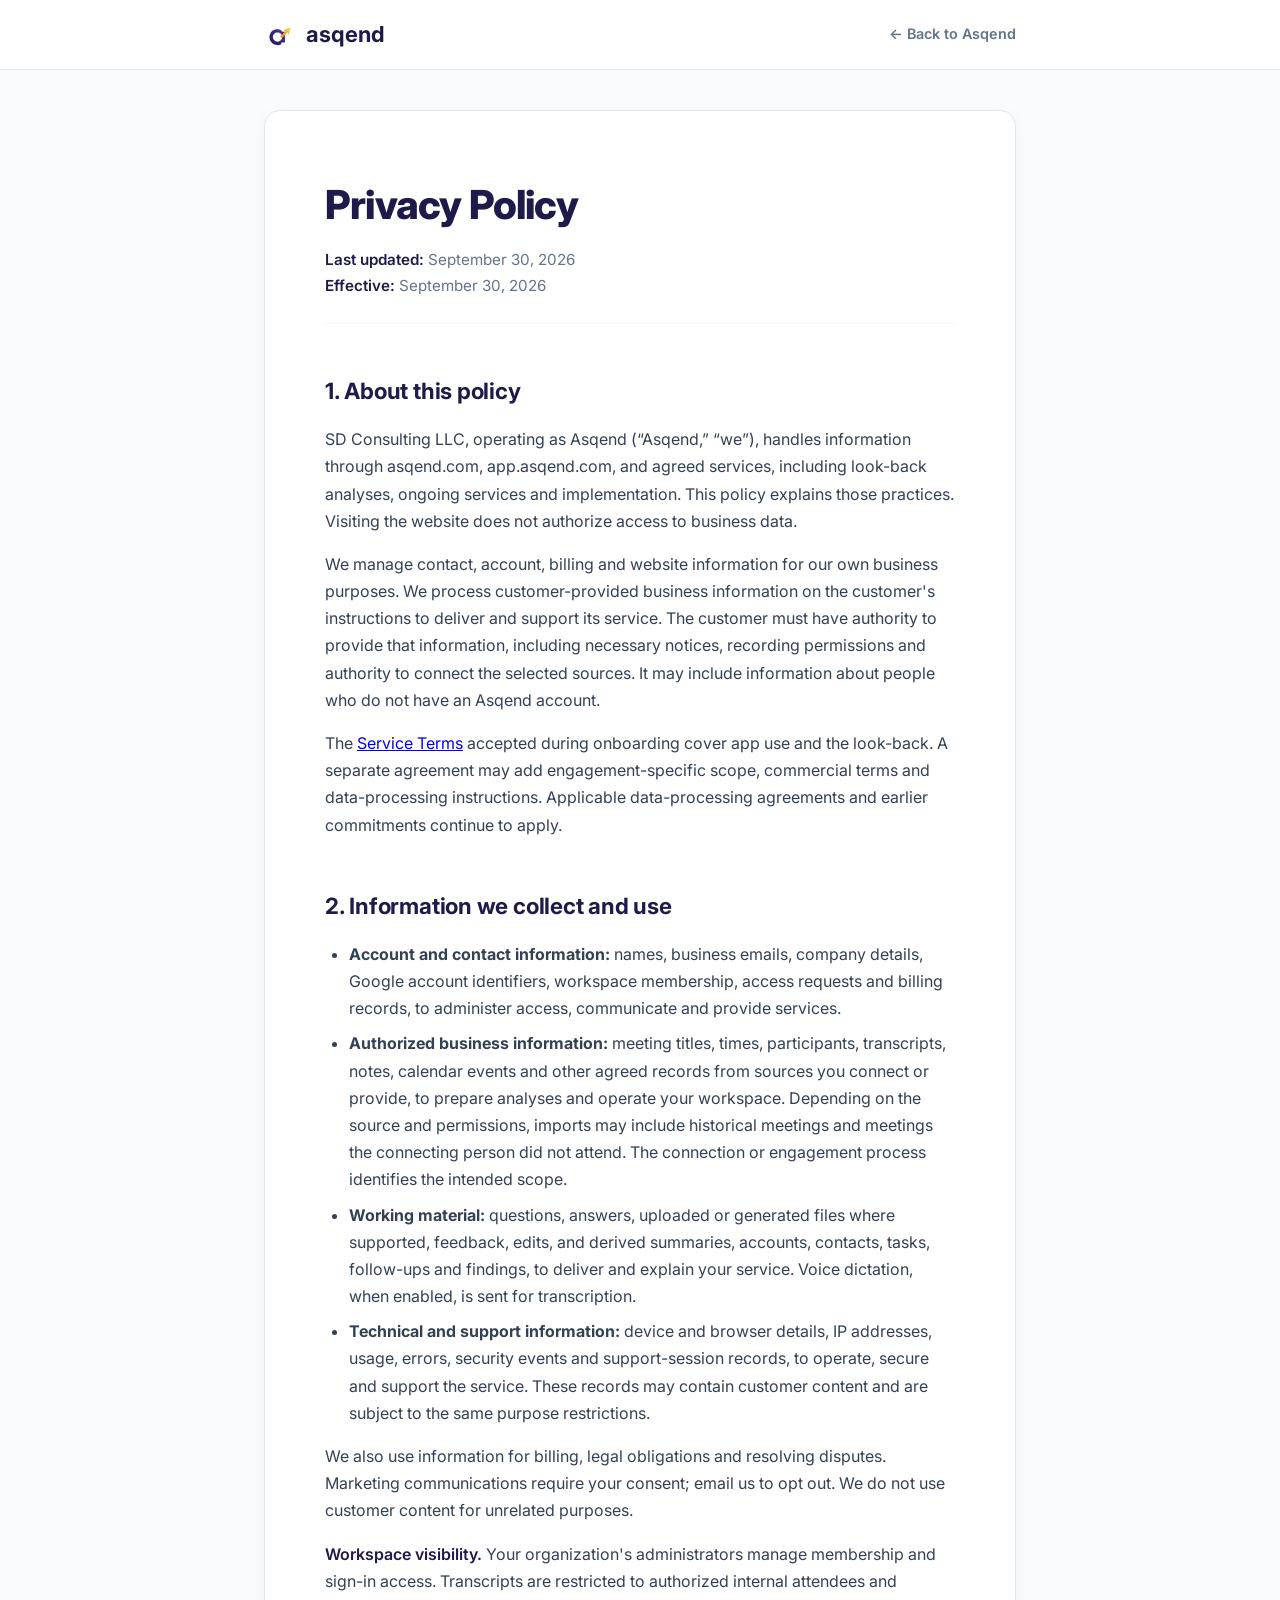
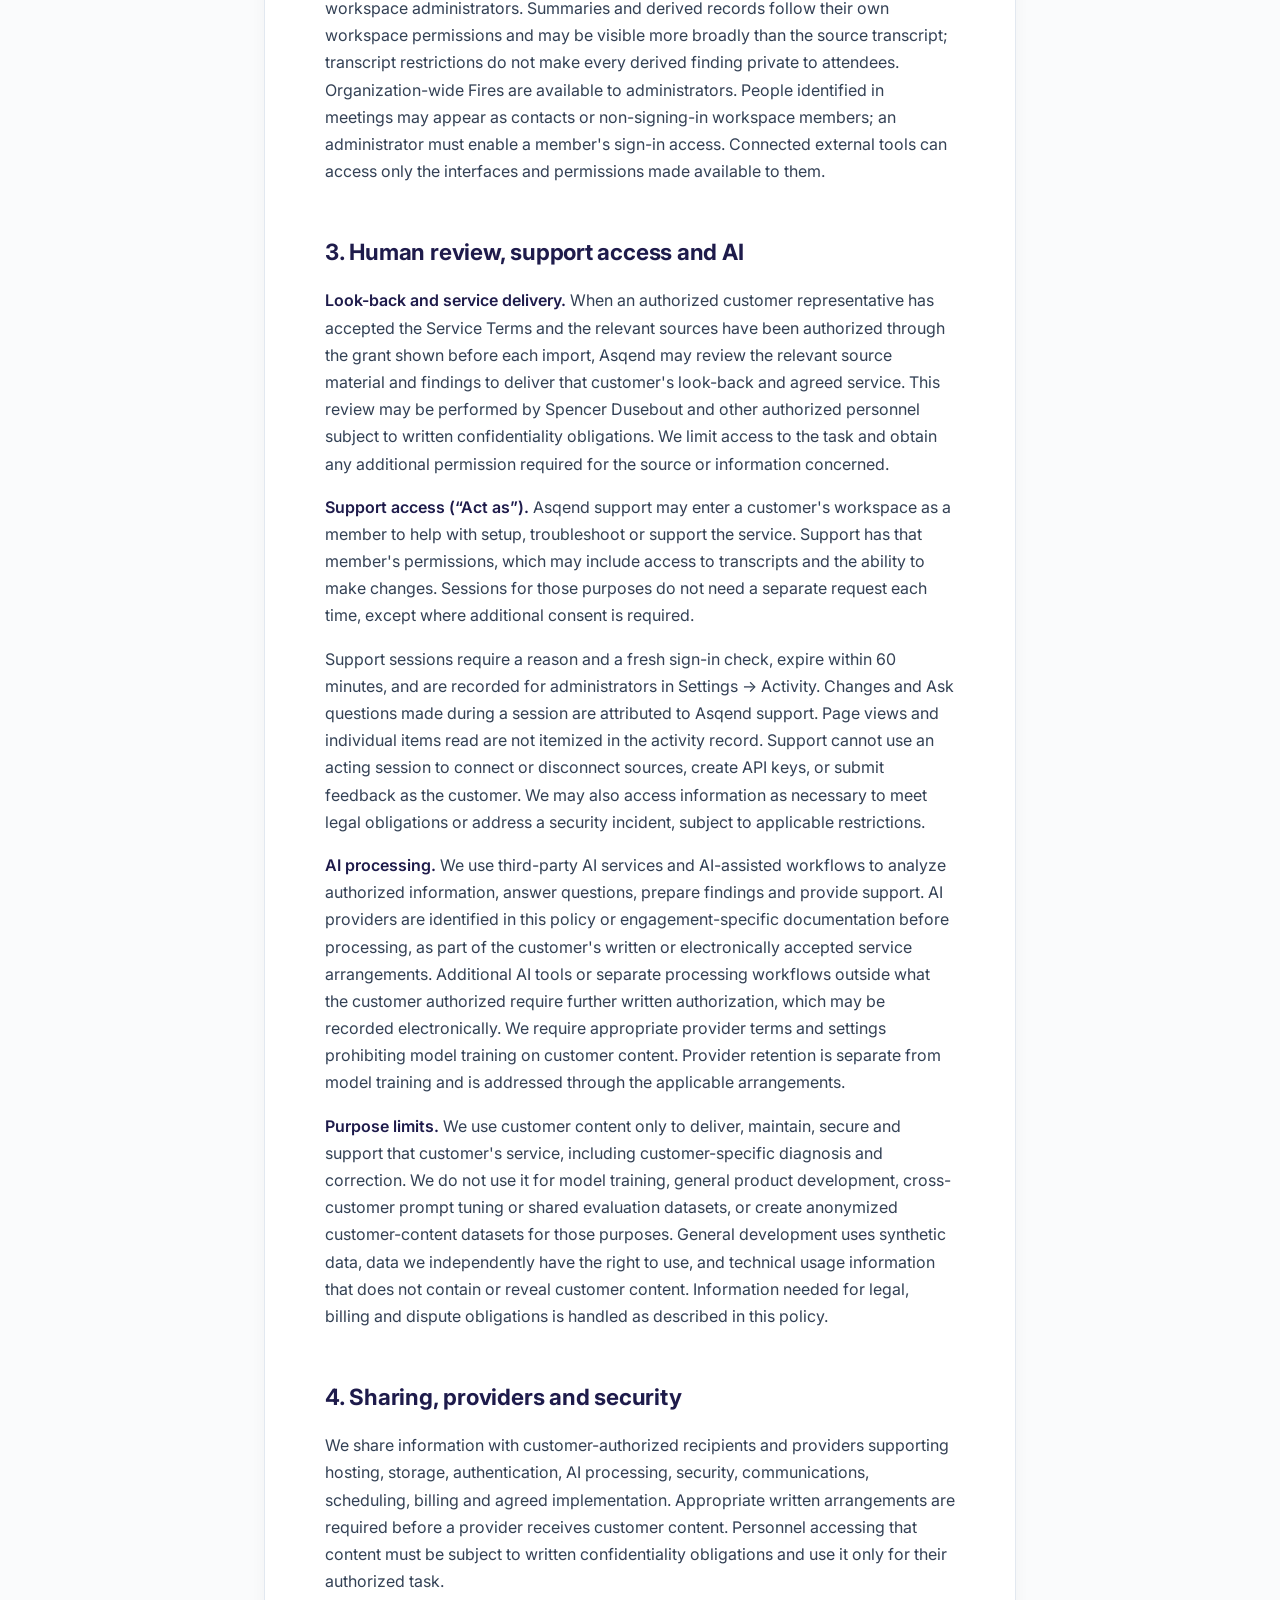
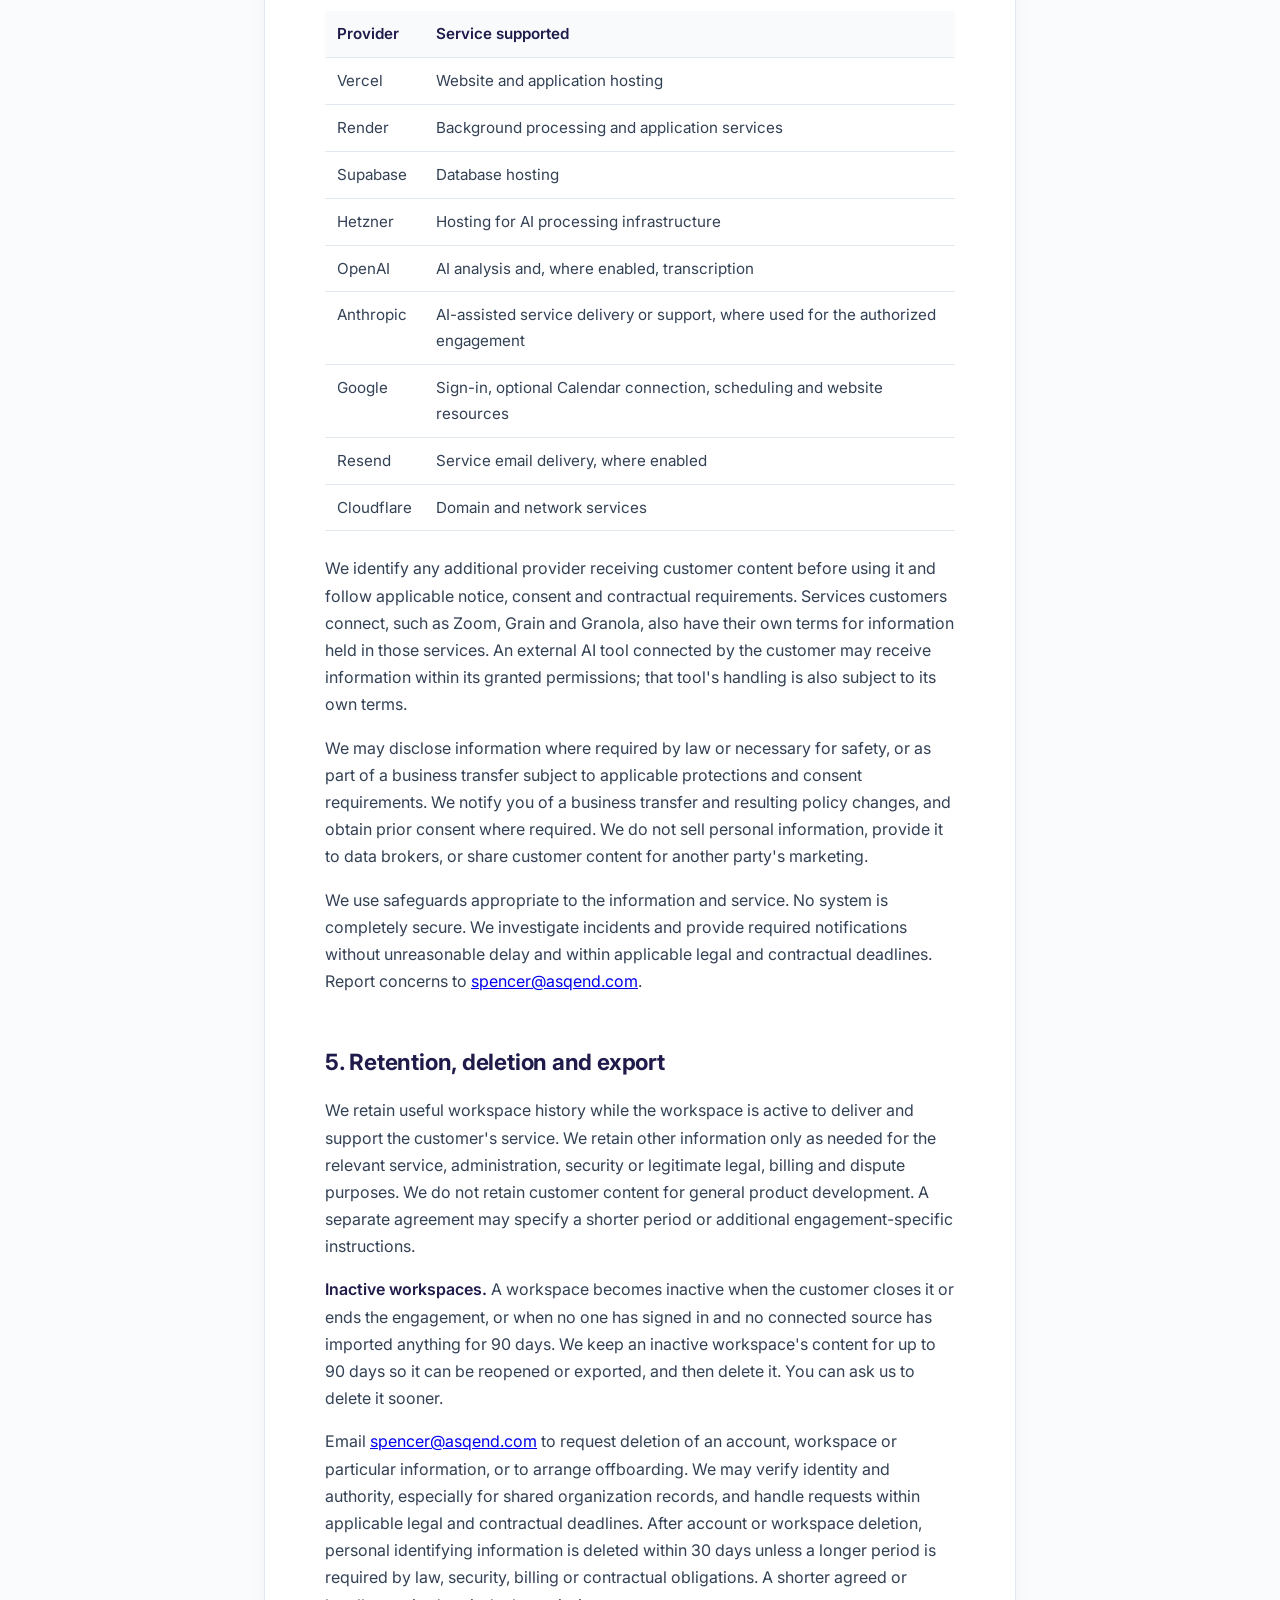
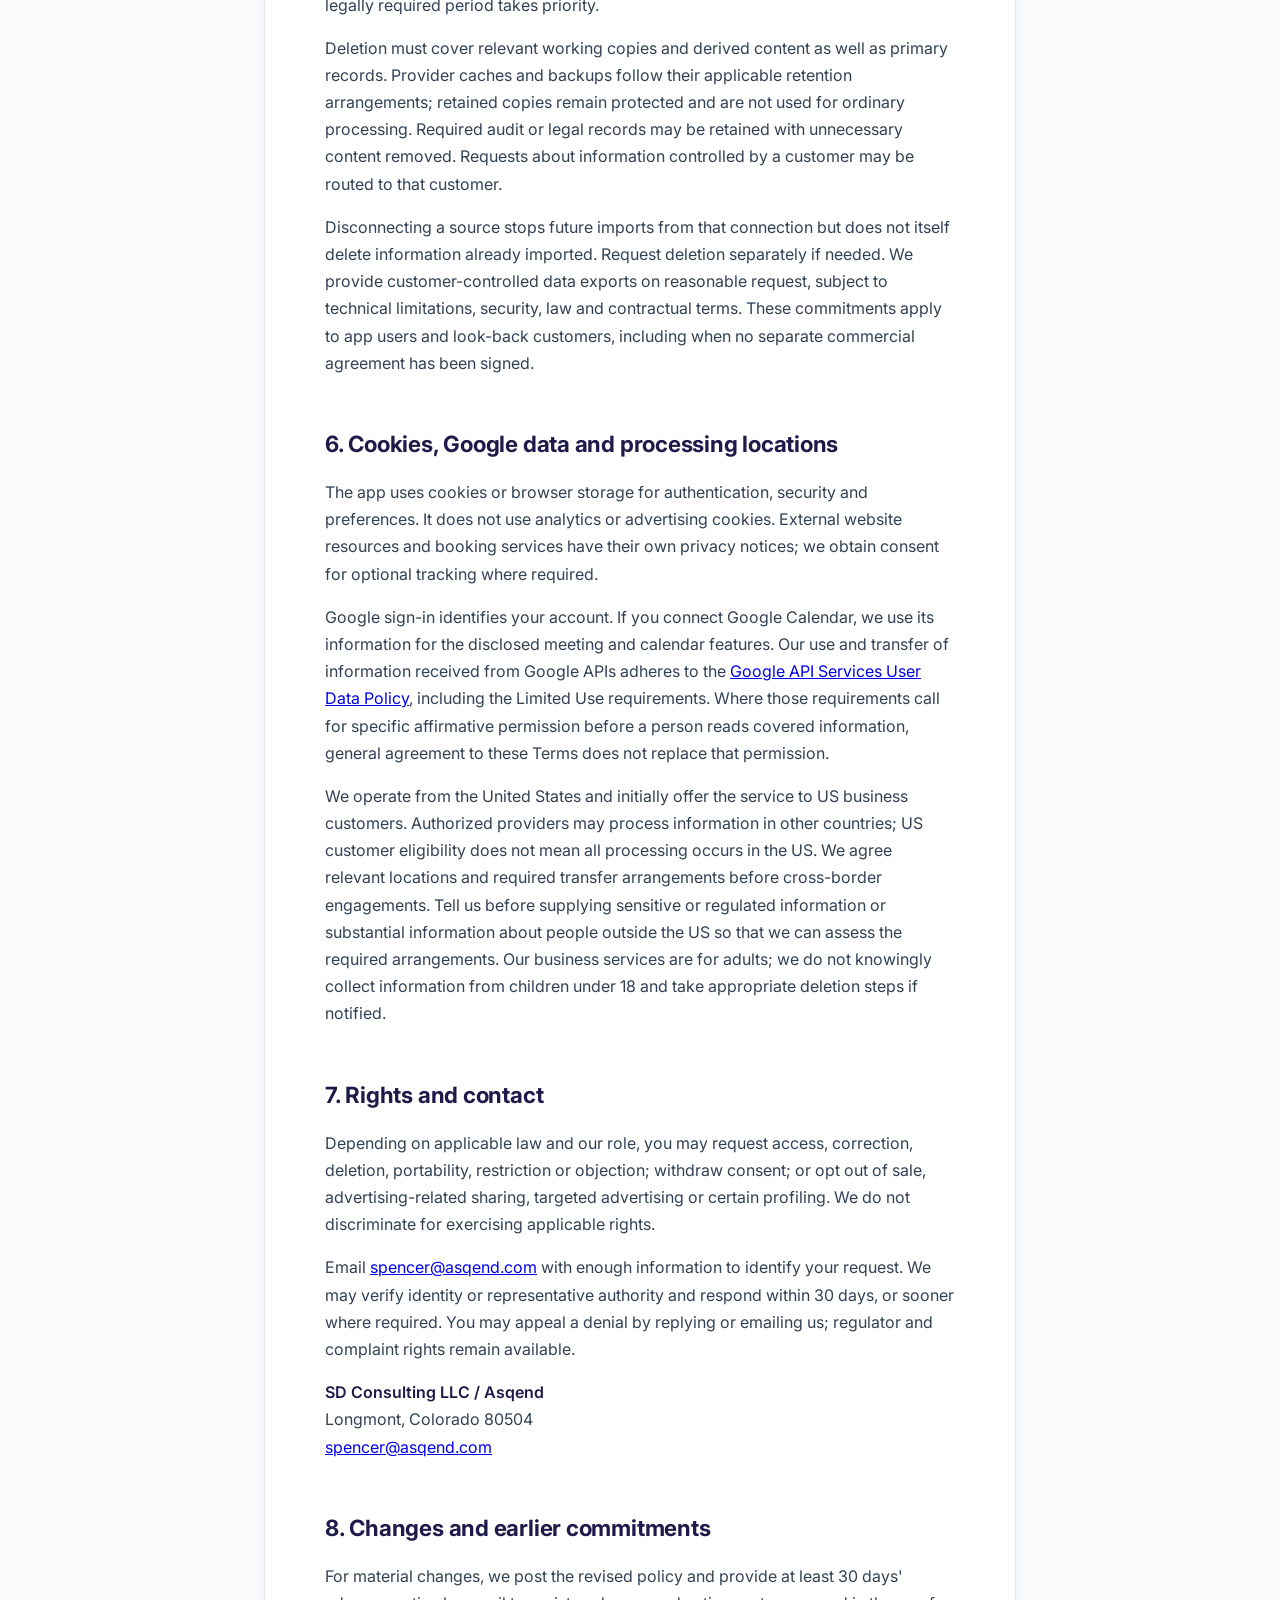
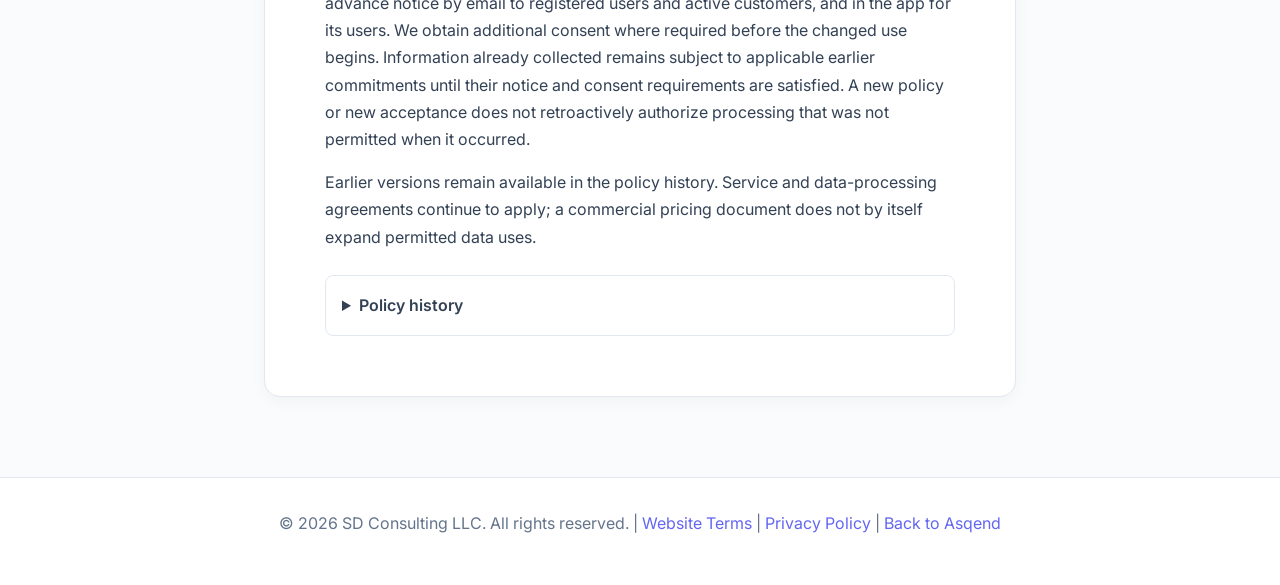
<file: privacy-2026-09-30.html>
<!DOCTYPE html>
<html lang="en">
<head>
    <meta charset="UTF-8">
    <meta name="robots" content="index,follow">
    <meta name="viewport" content="width=device-width, initial-scale=1.0">
    <title>Privacy Policy — Asqend</title>
    <meta name="description" content="Privacy practices for Asqend’s website, software, and agreed services.">
    <link rel="icon" type="image/svg+xml" href="/favicon.svg">
    <link href="https://fonts.googleapis.com/css2?family=Inter:wght@400;500;600;700;800&amp;display=swap" rel="stylesheet">

    <style>
        * { margin: 0; padding: 0; box-sizing: border-box; }
        body {
            font-family: 'Inter', -apple-system, sans-serif;
            line-height: 1.7;
            color: #334155;
            background: #FAFBFC;
            overflow-wrap: anywhere;
        }
        .container { max-width: 800px; margin: 0 auto; padding: 0 24px; }

        /* Header */
        header {
            background: white;
            padding: 16px 0;
            border-bottom: 1px solid #E2E8F0;
            position: sticky;
            top: 0;
            z-index: 100;
            backdrop-filter: blur(12px);
            background: rgba(255,255,255,0.95);
        }
        nav {
            display: flex;
            justify-content: space-between;
            gap: 16px;
            align-items: center;
            max-width: 800px;
            margin: 0 auto;
            padding: 0 24px;
        }
        .logo {
            display: flex;
            align-items: center;
            gap: 10px;
            font-weight: 700;
            font-size: 22px;
            color: #1E1B4B;
            text-decoration: none;
        }
        .nav-back {
            color: #64748B;
            text-decoration: none;
            font-weight: 600;
            font-size: 0.9rem;
            transition: color 0.2s;
        }
        .nav-back:hover { color: #1E1B4B; }

        /* Main content */
        .legal-content {
            background: white;
            margin: 40px auto;
            padding: 60px;
            border-radius: 16px;
            border: 1px solid #E2E8F0;
            box-shadow: 0 4px 16px rgba(0,0,0,0.04);
        }

        .legal-title {
            font-size: 2.5rem;
            font-weight: 800;
            color: #1E1B4B;
            margin-bottom: 8px;
            letter-spacing: -0.02em;
        }

        .legal-updated {
            font-size: 0.95rem;
            color: #64748B;
            margin-bottom: 48px;
            padding-bottom: 24px;
            border-bottom: 1px solid #F1F5F9;
        }

        h2 {
            font-size: 1.4rem;
            font-weight: 700;
            color: #1E1B4B;
            margin: 48px 0 16px 0;
            letter-spacing: -0.01em;
        }

        h3 {
            font-size: 1.1rem;
            font-weight: 600;
            color: #374151;
            margin: 32px 0 12px 0;
        }

        h4 {
            font-size: 1rem;
            font-weight: 600;
            color: #374151;
            margin: 24px 0 8px 0;
        }

        p {
            margin-bottom: 16px;
            font-size: 1rem;
        }

        p strong {
            color: #1E1B4B;
            font-weight: 600;
        }

        ul {
            margin: 16px 0;
            padding-left: 24px;
        }

        li {
            margin-bottom: 8px;
        }

        .warning {
            background: #FEF3C7;
            border: 1px solid #F59E0B;
            border-radius: 8px;
            padding: 16px;
            margin: 24px 0;
        }

        .warning p {
            margin: 0;
            color: #92400E;
            font-weight: 600;
        }

        .important {
            background: #FEE2E2;
            border: 1px solid #F87171;
            border-radius: 8px;
            padding: 16px;
            margin: 24px 0;
        }

        .important p {
            margin: 0;
            color: #991B1B;
            font-weight: 600;
        }

        .info {
            background: #DBEAFE;
            border: 1px solid #6366F1;
            border-radius: 8px;
            padding: 16px;
            margin: 24px 0;
        }

        .info p {
            margin: 0;
            color: #1E1B4B;
            font-weight: 600;
        }

        /* Footer */
        footer {
            background: white;
            border-top: 1px solid #E2E8F0;
            padding: 32px 0;
            margin-top: 80px;
        }

        .footer-content {
            text-align: center;
            font-size: 0.85rem;
            color: #64748B;
        }

        .footer-content a {
            color: #6366F1;
            text-decoration: none;
        }

        .footer-content a:hover {
            text-decoration: underline;
        }

        @media (max-width: 768px) {
            .legal-content {
                margin: 20px auto;
                padding: 32px 24px;
            }
            .legal-title {
                font-size: 2rem;
            }
        }
    .policy-history{margin-top:24px;padding:16px;border:1px solid #E2E8F0;border-radius:8px}.policy-history summary{cursor:pointer;font-weight:600}.policy-history p{margin:16px 0 0}
    .provider-table{width:100%;border-collapse:collapse;margin:16px 0 24px;font-size:0.95rem;overflow-wrap:normal}.provider-table th:first-child,.provider-table td:first-child{white-space:nowrap}.provider-table th,.provider-table td{text-align:left;padding:10px 12px;border-bottom:1px solid #E2E8F0;vertical-align:top}.provider-table th{color:#1E1B4B;font-weight:600;background:#F8FAFC}
</style>
</head>
<body>
    <header>
        <nav>
            <a href="/" class="logo">
                <img src="/assets/asqend-icon.svg" alt="" width="32" height="32"><span>asqend</span>
            </a>
            <a href="/" class="nav-back">← Back to Asqend</a>
        </nav>
    </header>

    <div class="container">
        <div class="legal-content">
            <h1 class="legal-title">Privacy Policy</h1>
<p class="legal-updated"><strong>Last updated:</strong> September 30, 2026<br><strong>Effective:</strong> September 30, 2026</p>
<h2>1. About this policy</h2>
<p>SD Consulting LLC, operating as Asqend (“Asqend,” “we”), handles information through asqend.com, app.asqend.com, and agreed services, including look-back analyses, ongoing services and implementation. This policy explains those practices. Visiting the website does not authorize access to business data.</p>
<p>We manage contact, account, billing and website information for our own business purposes. We process customer-provided business information on the customer's instructions to deliver and support its service. The customer must have authority to provide that information, including necessary notices, recording permissions and authority to connect the selected sources. It may include information about people who do not have an Asqend account.</p>
<p>The <a href="/terms.html">Service Terms</a> accepted during onboarding cover app use and the look-back. A separate agreement may add engagement-specific scope, commercial terms and data-processing instructions. Applicable data-processing agreements and earlier commitments continue to apply.</p>
<h2>2. Information we collect and use</h2>
<ul>
<li><strong>Account and contact information:</strong> names, business emails, company details, Google account identifiers, workspace membership, access requests and billing records, to administer access, communicate and provide services.</li>
<li><strong>Authorized business information:</strong> meeting titles, times, participants, transcripts, notes, calendar events and other agreed records from sources you connect or provide, to prepare analyses and operate your workspace. Depending on the source and permissions, imports may include historical meetings and meetings the connecting person did not attend. The connection or engagement process identifies the intended scope.</li>
<li><strong>Working material:</strong> questions, answers, uploaded or generated files where supported, feedback, edits, and derived summaries, accounts, contacts, tasks, follow-ups and findings, to deliver and explain your service. Voice dictation, when enabled, is sent for transcription.</li>
<li><strong>Technical and support information:</strong> device and browser details, IP addresses, usage, errors, security events and support-session records, to operate, secure and support the service. These records may contain customer content and are subject to the same purpose restrictions.</li>
</ul>
<p>We also use information for billing, legal obligations and resolving disputes. Marketing communications require your consent; email us to opt out. We do not use customer content for unrelated purposes.</p>
<p><strong>Workspace visibility.</strong> Your organization's administrators manage membership and sign-in access. Transcripts are restricted to authorized internal attendees and workspace administrators. Summaries and derived records follow their own workspace permissions and may be visible more broadly than the source transcript; transcript restrictions do not make every derived finding private to attendees. Organization-wide Fires are available to administrators. People identified in meetings may appear as contacts or non-signing-in workspace members; an administrator must enable a member's sign-in access. Connected external tools can access only the interfaces and permissions made available to them.</p>
<h2>3. Human review, support access and AI</h2>
<p><strong>Look-back and service delivery.</strong> When an authorized customer representative has accepted the Service Terms and the relevant sources have been authorized through the grant shown before each import, Asqend may review the relevant source material and findings to deliver that customer's look-back and agreed service. This review may be performed by Spencer Dusebout and other authorized personnel subject to written confidentiality obligations. We limit access to the task and obtain any additional permission required for the source or information concerned.</p>
<p><strong>Support access (“Act as”).</strong> Asqend support may enter a customer's workspace as a member to help with setup, troubleshoot or support the service. Support has that member's permissions, which may include access to transcripts and the ability to make changes. Sessions for those purposes do not need a separate request each time, except where additional consent is required.</p>
<p>Support sessions require a reason and a fresh sign-in check, expire within 60 minutes, and are recorded for administrators in Settings → Activity. Changes and Ask questions made during a session are attributed to Asqend support. Page views and individual items read are not itemized in the activity record. Support cannot use an acting session to connect or disconnect sources, create API keys, or submit feedback as the customer. We may also access information as necessary to meet legal obligations or address a security incident, subject to applicable restrictions.</p>
<p><strong>AI processing.</strong> We use third-party AI services and AI-assisted workflows to analyze authorized information, answer questions, prepare findings and provide support. AI providers are identified in this policy or engagement-specific documentation before processing, as part of the customer's written or electronically accepted service arrangements. Additional AI tools or separate processing workflows outside what the customer authorized require further written authorization, which may be recorded electronically. We require appropriate provider terms and settings prohibiting model training on customer content. Provider retention is separate from model training and is addressed through the applicable arrangements.</p>
<p><strong>Purpose limits.</strong> We use customer content only to deliver, maintain, secure and support that customer's service, including customer-specific diagnosis and correction. We do not use it for model training, general product development, cross-customer prompt tuning or shared evaluation datasets, or create anonymized customer-content datasets for those purposes. General development uses synthetic data, data we independently have the right to use, and technical usage information that does not contain or reveal customer content. Information needed for legal, billing and dispute obligations is handled as described in this policy.</p>
<h2>4. Sharing, providers and security</h2>
<p>We share information with customer-authorized recipients and providers supporting hosting, storage, authentication, AI processing, security, communications, scheduling, billing and agreed implementation. Appropriate written arrangements are required before a provider receives customer content. Personnel accessing that content must be subject to written confidentiality obligations and use it only for their authorized task.</p>
<table class="provider-table">
<thead><tr><th scope="col">Provider</th><th scope="col">Service supported</th></tr></thead>
<tbody>
<tr><td>Vercel</td><td>Website and application hosting</td></tr>
<tr><td>Render</td><td>Background processing and application services</td></tr>
<tr><td>Supabase</td><td>Database hosting</td></tr>
<tr><td>Hetzner</td><td>Hosting for AI processing infrastructure</td></tr>
<tr><td>OpenAI</td><td>AI analysis and, where enabled, transcription</td></tr>
<tr><td>Anthropic</td><td>AI-assisted service delivery or support, where used for the authorized engagement</td></tr>
<tr><td>Google</td><td>Sign-in, optional Calendar connection, scheduling and website resources</td></tr>
<tr><td>Resend</td><td>Service email delivery, where enabled</td></tr>
<tr><td>Cloudflare</td><td>Domain and network services</td></tr>
</tbody>
</table>
<p>We identify any additional provider receiving customer content before using it and follow applicable notice, consent and contractual requirements. Services customers connect, such as Zoom, Grain and Granola, also have their own terms for information held in those services. An external AI tool connected by the customer may receive information within its granted permissions; that tool's handling is also subject to its own terms.</p>
<p>We may disclose information where required by law or necessary for safety, or as part of a business transfer subject to applicable protections and consent requirements. We notify you of a business transfer and resulting policy changes, and obtain prior consent where required. We do not sell personal information, provide it to data brokers, or share customer content for another party's marketing.</p>
<p>We use safeguards appropriate to the information and service. No system is completely secure. We investigate incidents and provide required notifications without unreasonable delay and within applicable legal and contractual deadlines. Report concerns to <a href="mailto:spencer@asqend.com">spencer@asqend.com</a>.</p>
<h2>5. Retention, deletion and export</h2>
<p>We retain useful workspace history while the workspace is active to deliver and support the customer's service. We retain other information only as needed for the relevant service, administration, security or legitimate legal, billing and dispute purposes. We do not retain customer content for general product development. A separate agreement may specify a shorter period or additional engagement-specific instructions.</p>
<p><strong>Inactive workspaces.</strong> A workspace becomes inactive when the customer closes it or ends the engagement, or when no one has signed in and no connected source has imported anything for 90 days. We keep an inactive workspace's content for up to 90 days so it can be reopened or exported, and then delete it. You can ask us to delete it sooner.</p>
<p>Email <a href="mailto:spencer@asqend.com">spencer@asqend.com</a> to request deletion of an account, workspace or particular information, or to arrange offboarding. We may verify identity and authority, especially for shared organization records, and handle requests within applicable legal and contractual deadlines. After account or workspace deletion, personal identifying information is deleted within 30 days unless a longer period is required by law, security, billing or contractual obligations. A shorter agreed or legally required period takes priority.</p>
<p>Deletion must cover relevant working copies and derived content as well as primary records. Provider caches and backups follow their applicable retention arrangements; retained copies remain protected and are not used for ordinary processing. Required audit or legal records may be retained with unnecessary content removed. Requests about information controlled by a customer may be routed to that customer.</p>
<p>Disconnecting a source stops future imports from that connection but does not itself delete information already imported. Request deletion separately if needed. We provide customer-controlled data exports on reasonable request, subject to technical limitations, security, law and contractual terms. These commitments apply to app users and look-back customers, including when no separate commercial agreement has been signed.</p>
<h2>6. Cookies, Google data and processing locations</h2>
<p>The app uses cookies or browser storage for authentication, security and preferences. It does not use analytics or advertising cookies. External website resources and booking services have their own privacy notices; we obtain consent for optional tracking where required.</p>
<p>Google sign-in identifies your account. If you connect Google Calendar, we use its information for the disclosed meeting and calendar features. Our use and transfer of information received from Google APIs adheres to the <a href="https://developers.google.com/terms/api-services-user-data-policy">Google API Services User Data Policy</a>, including the Limited Use requirements. Where those requirements call for specific affirmative permission before a person reads covered information, general agreement to these Terms does not replace that permission.</p>
<p>We operate from the United States and initially offer the service to US business customers. Authorized providers may process information in other countries; US customer eligibility does not mean all processing occurs in the US. We agree relevant locations and required transfer arrangements before cross-border engagements. Tell us before supplying sensitive or regulated information or substantial information about people outside the US so that we can assess the required arrangements. Our business services are for adults; we do not knowingly collect information from children under 18 and take appropriate deletion steps if notified.</p>
<h2>7. Rights and contact</h2>
<p>Depending on applicable law and our role, you may request access, correction, deletion, portability, restriction or objection; withdraw consent; or opt out of sale, advertising-related sharing, targeted advertising or certain profiling. We do not discriminate for exercising applicable rights.</p>
<p>Email <a href="mailto:spencer@asqend.com">spencer@asqend.com</a> with enough information to identify your request. We may verify identity or representative authority and respond within 30 days, or sooner where required. You may appeal a denial by replying or emailing us; regulator and complaint rights remain available.</p>
<p><strong>SD Consulting LLC / Asqend</strong><br>Longmont, Colorado 80504<br><a href="mailto:spencer@asqend.com">spencer@asqend.com</a></p>
<h2>8. Changes and earlier commitments</h2>
<p>For material changes, we post the revised policy and provide at least 30 days' advance notice by email to registered users and active customers, and in the app for its users. We obtain additional consent where required before the changed use begins. Information already collected remains subject to applicable earlier commitments until their notice and consent requirements are satisfied. A new policy or new acceptance does not retroactively authorize processing that was not permitted when it occurred.</p>
<p>Earlier versions remain available in the policy history. Service and data-processing agreements continue to apply; a commercial pricing document does not by itself expand permitted data uses.</p>
<details class="policy-history"><summary>Policy history</summary><ul>
<li><a href="/privacy-2026-09-30.html">September 30, 2026 (this version)</a></li>
<li><a href="/privacy-2026-09-10.html">September 10, 2026</a></li>
<li><a href="/privacy-2026-09-10-full.html">September 10, 2026 (earlier full version)</a></li>
<li><a href="/privacy-2026-07-02.html">July 2, 2026</a></li>
</ul></details>
        </div>
    </div>

    <footer>
        <div class="container">
            <div class="footer-content">
                <p>© 2026 SD Consulting LLC. All rights reserved. |
                <a href="/website-terms.html">Website Terms</a> |
                <a href="/privacy.html">Privacy Policy</a> |
                <a href="/">Back to Asqend</a></p>
            </div>
        </div>
    </footer>
</body>
</html>
</file>
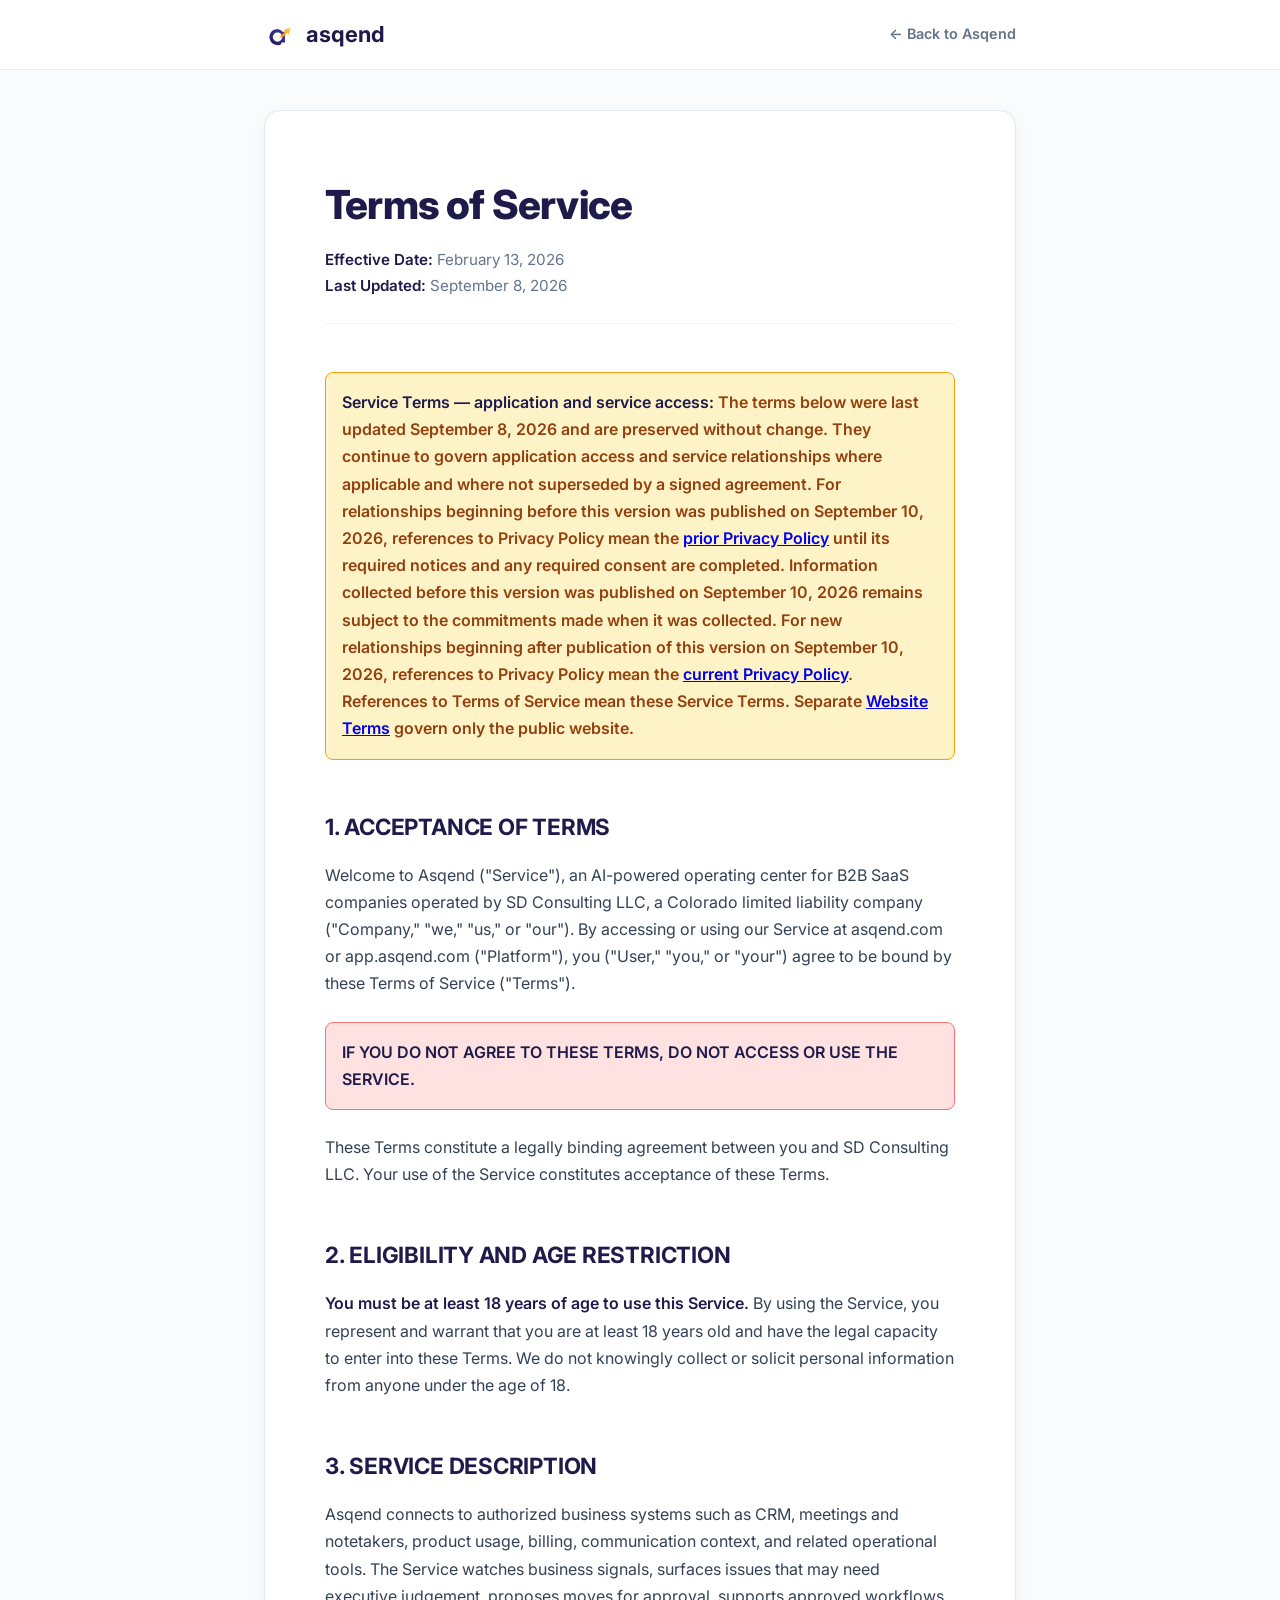
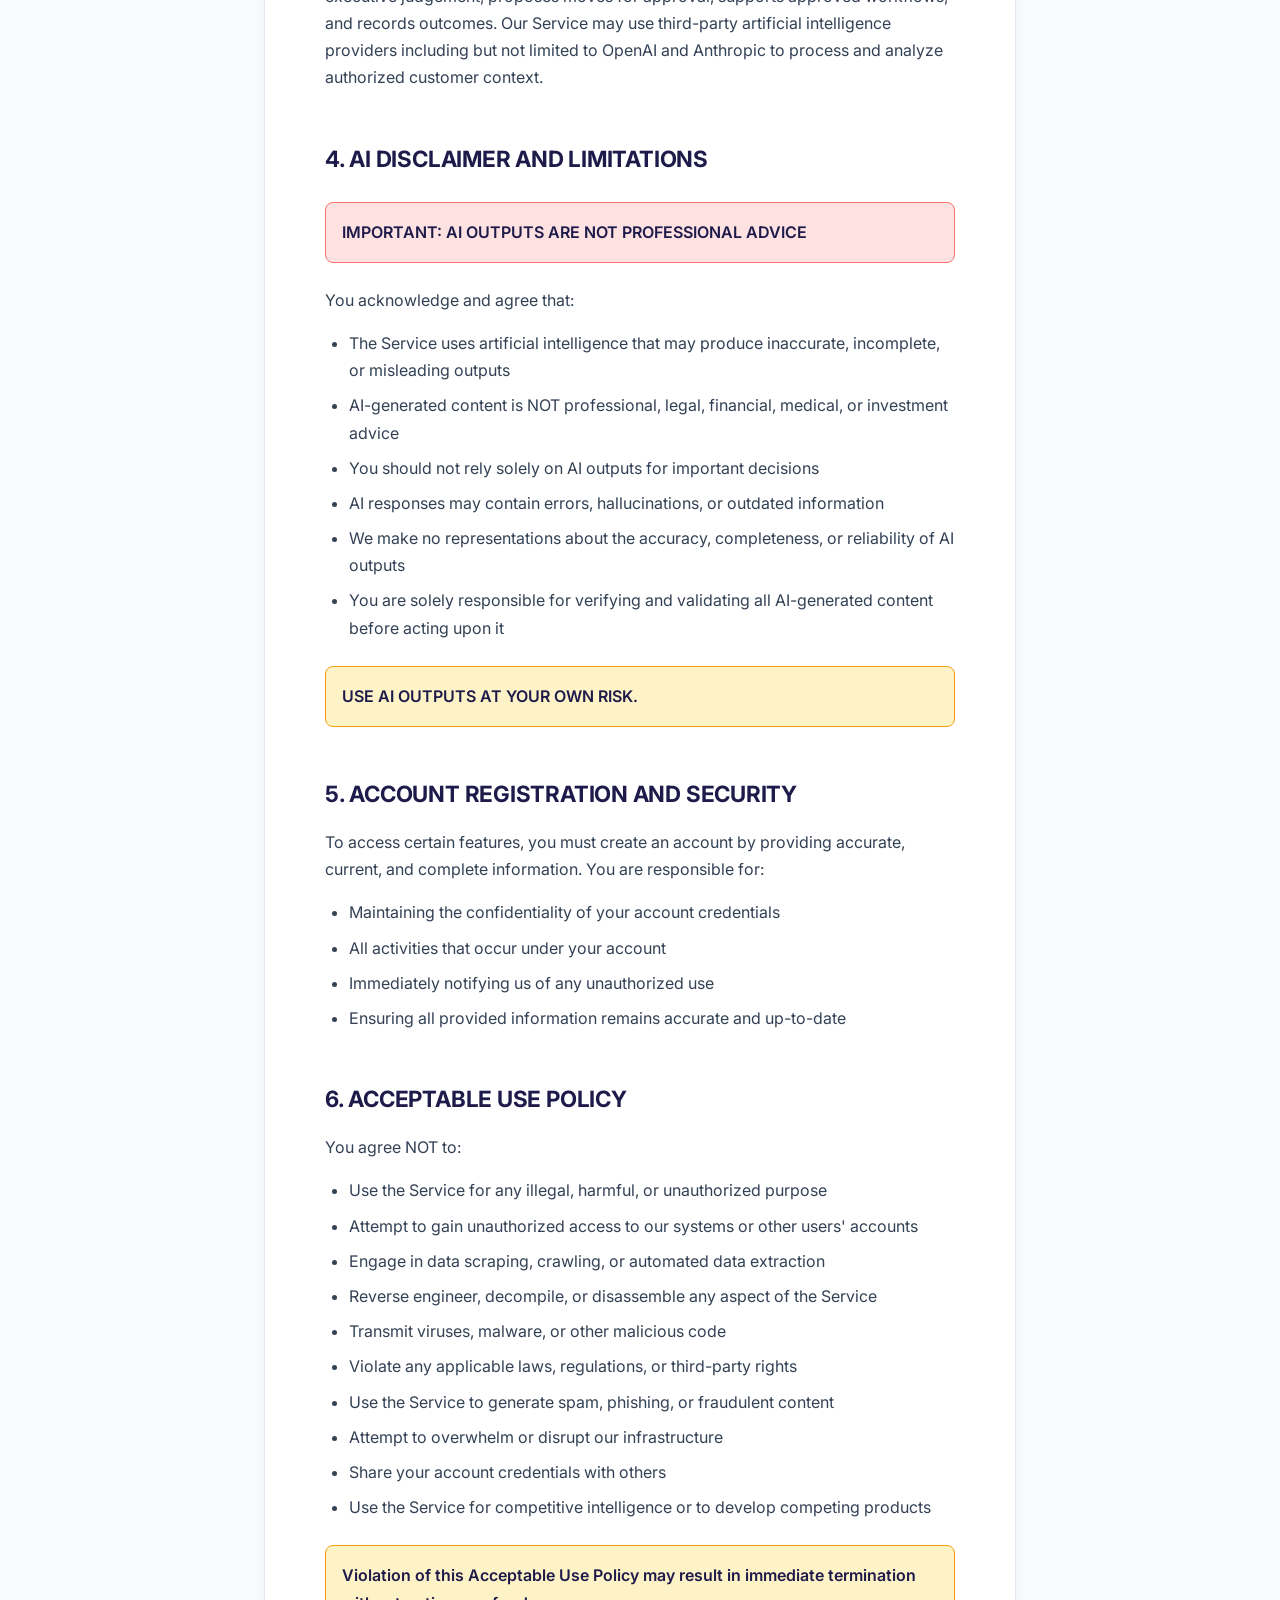
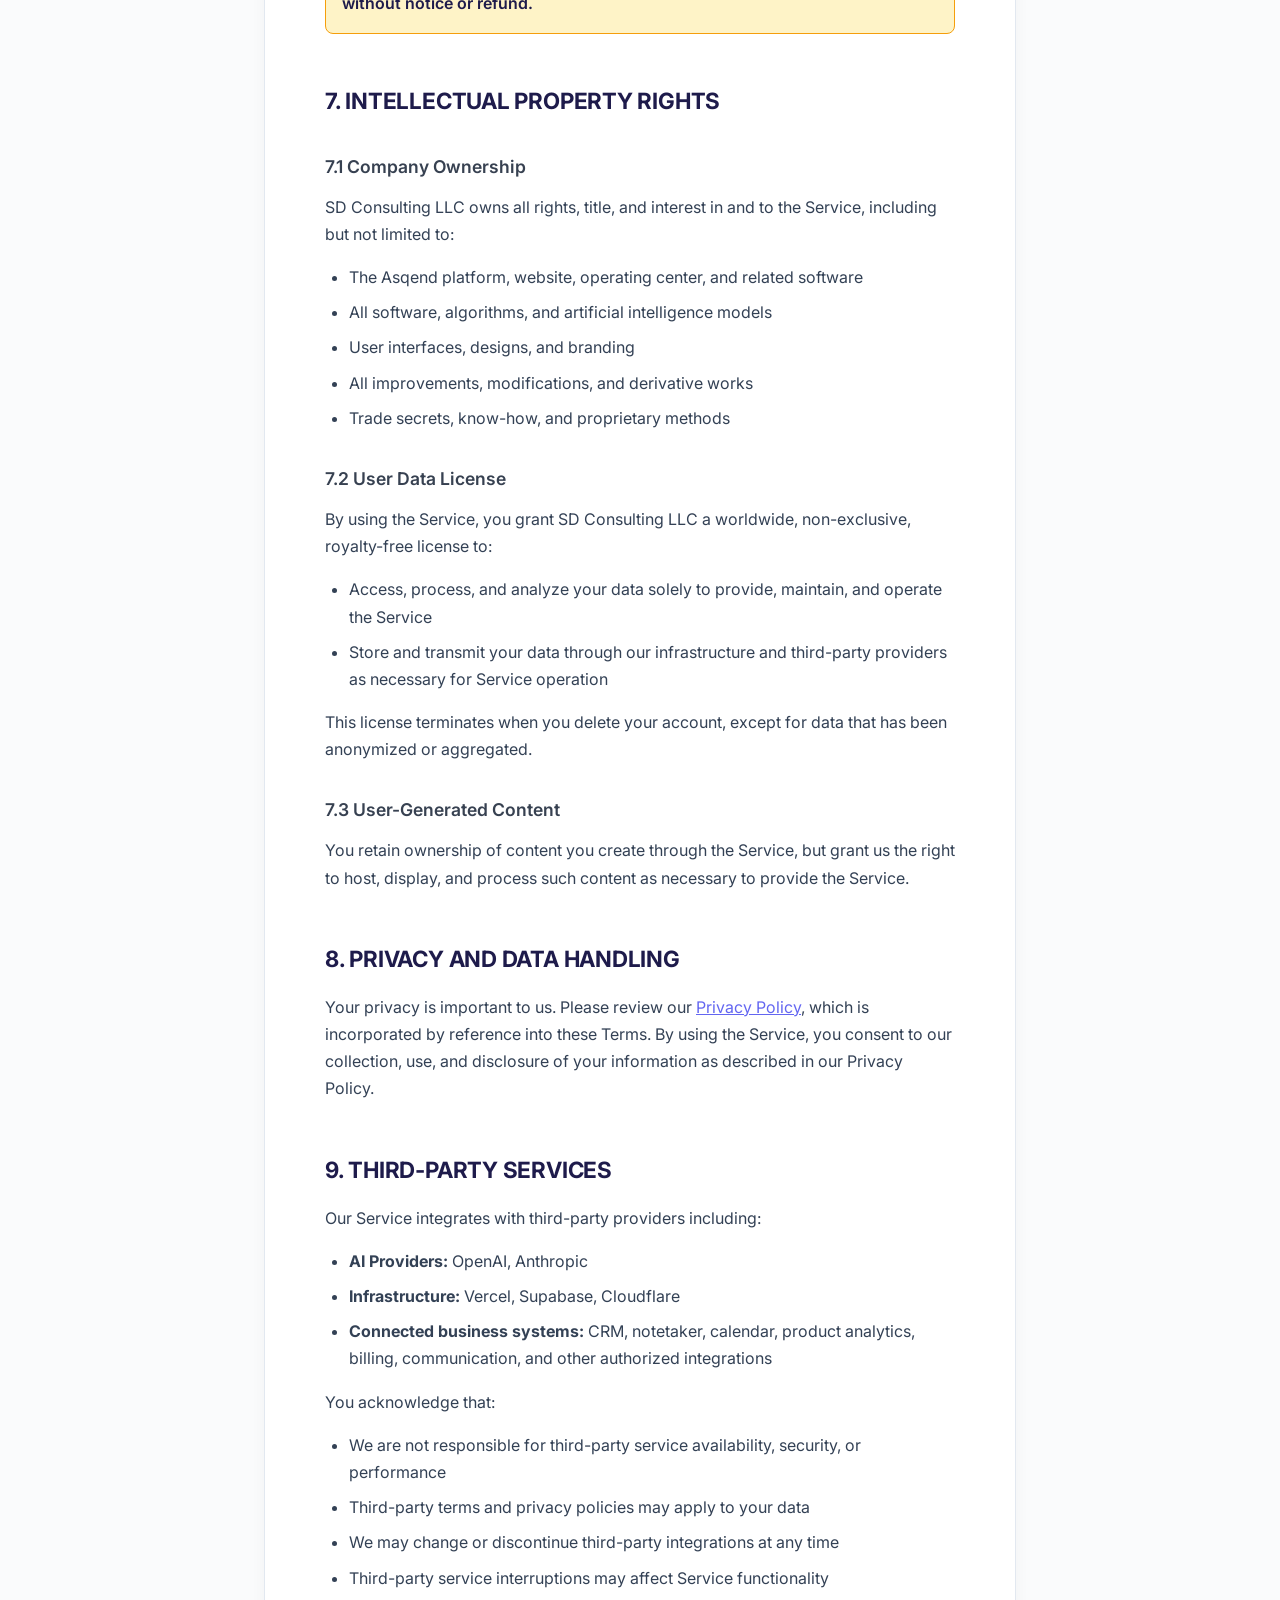
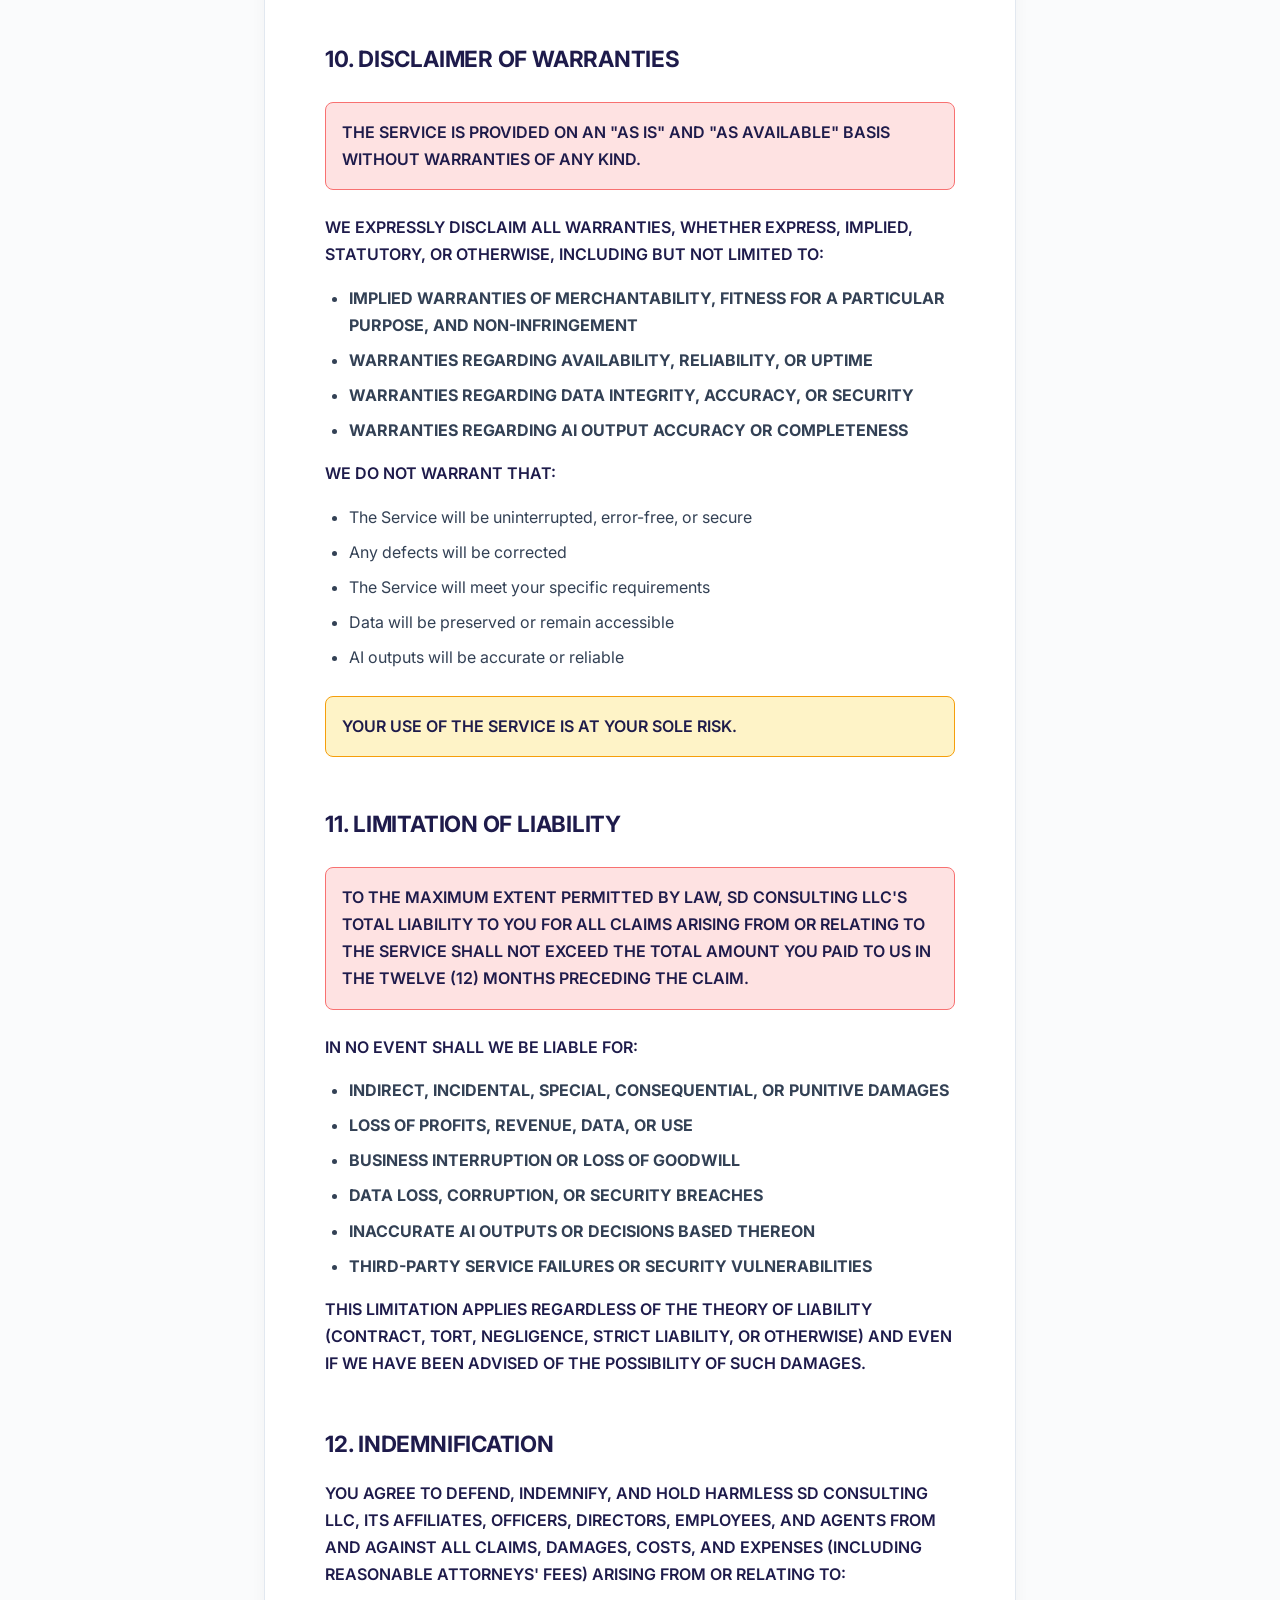
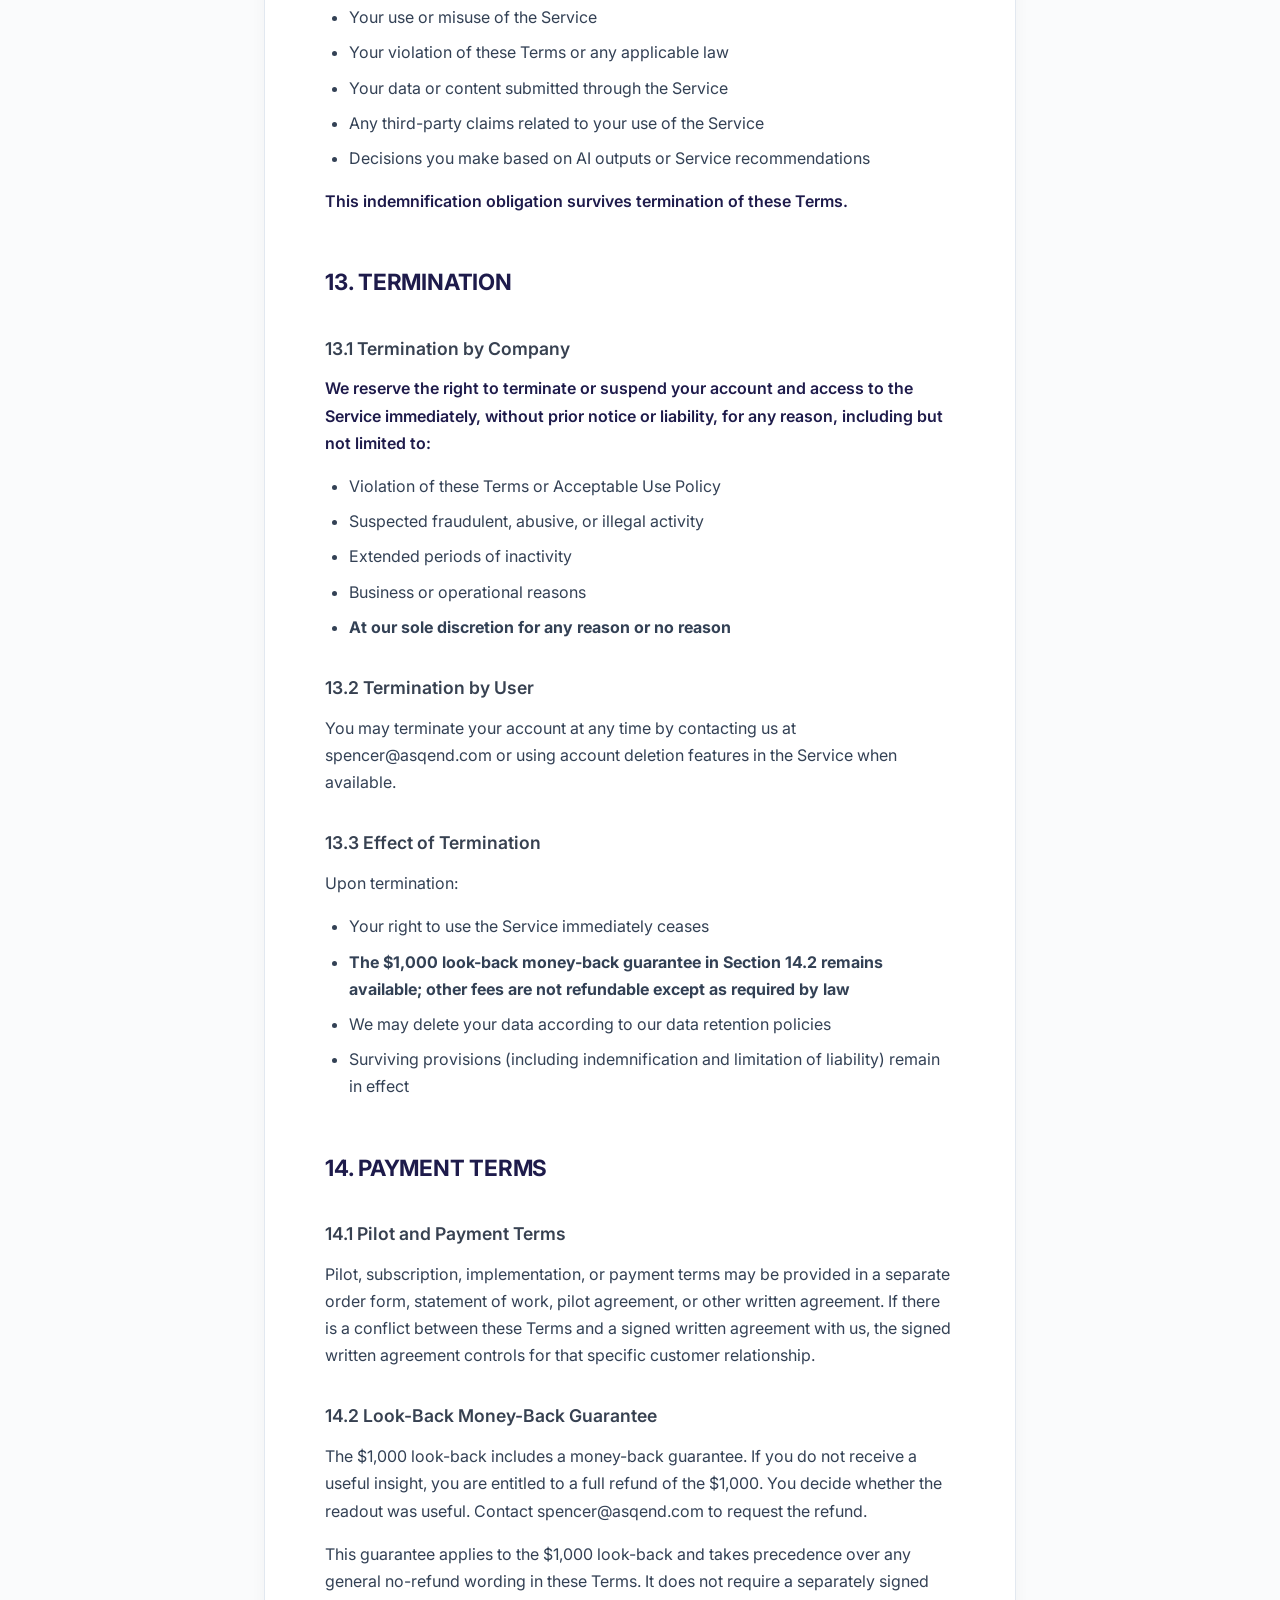
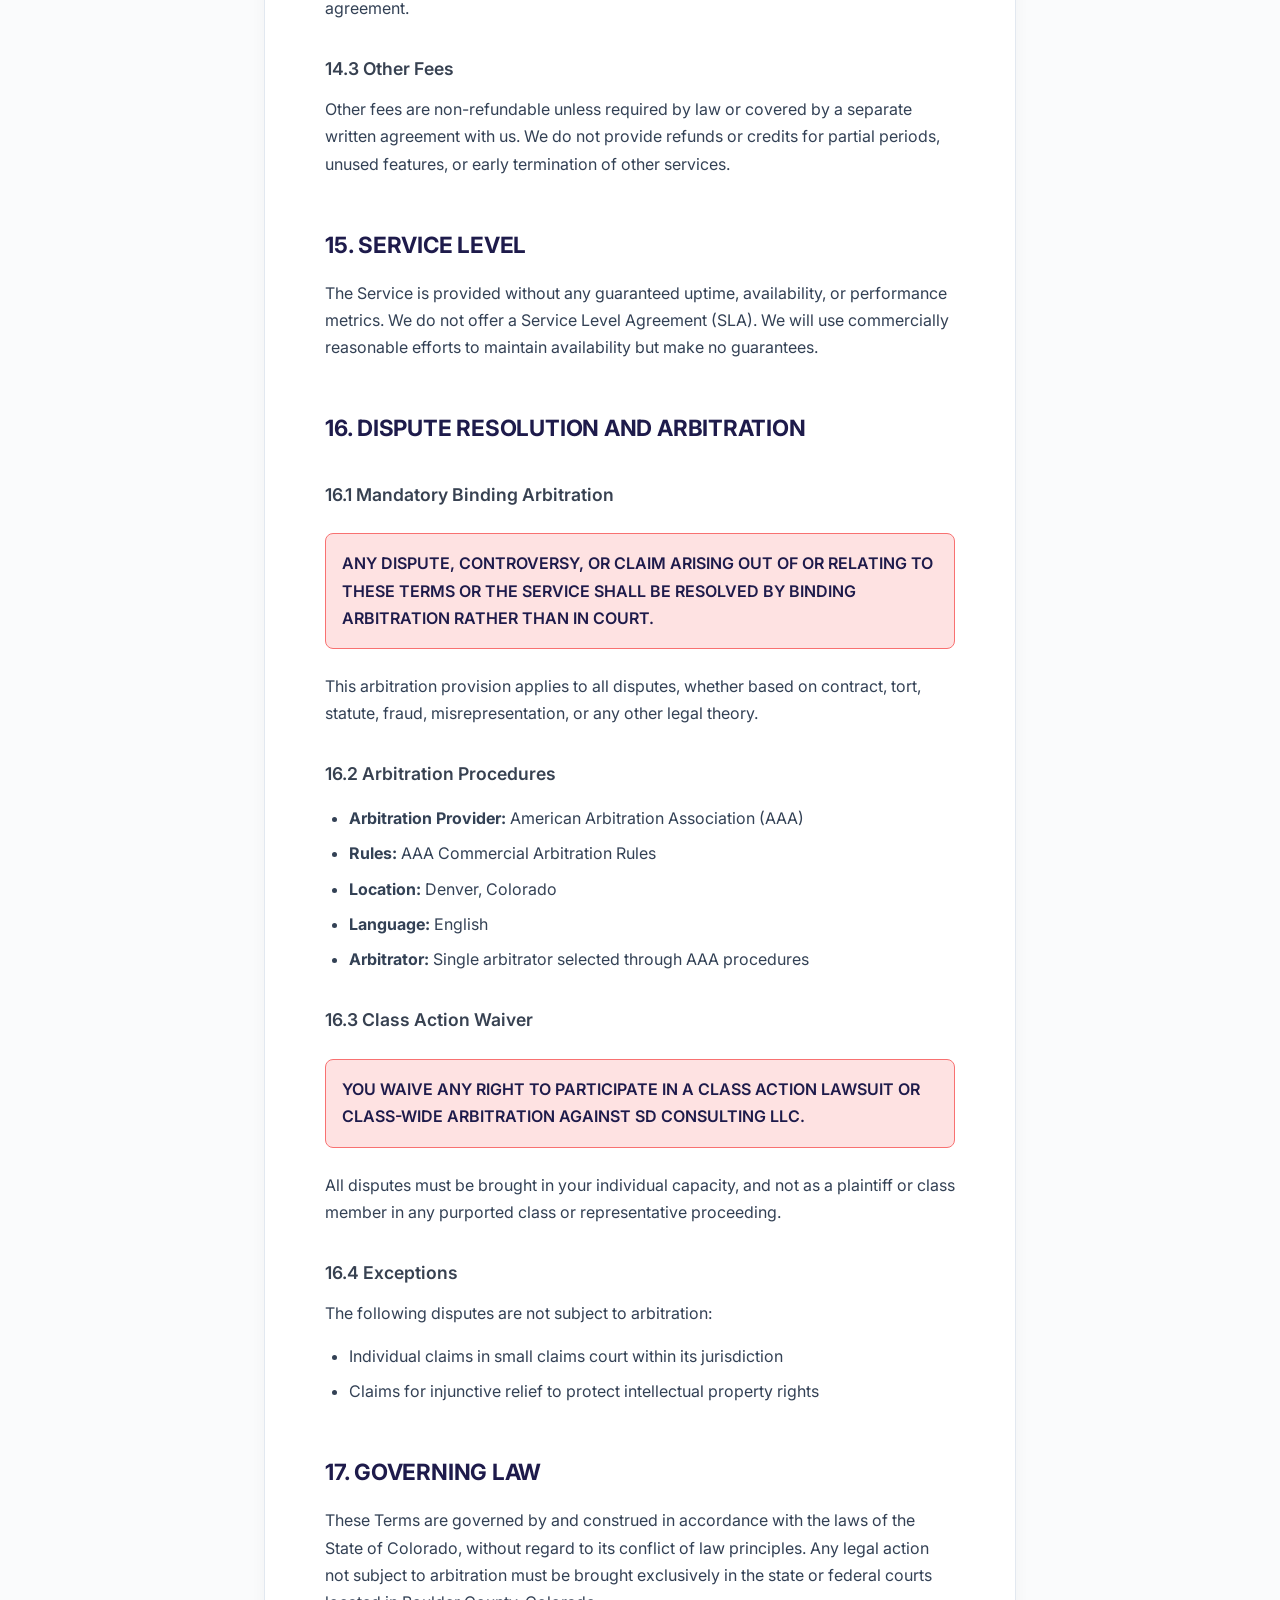
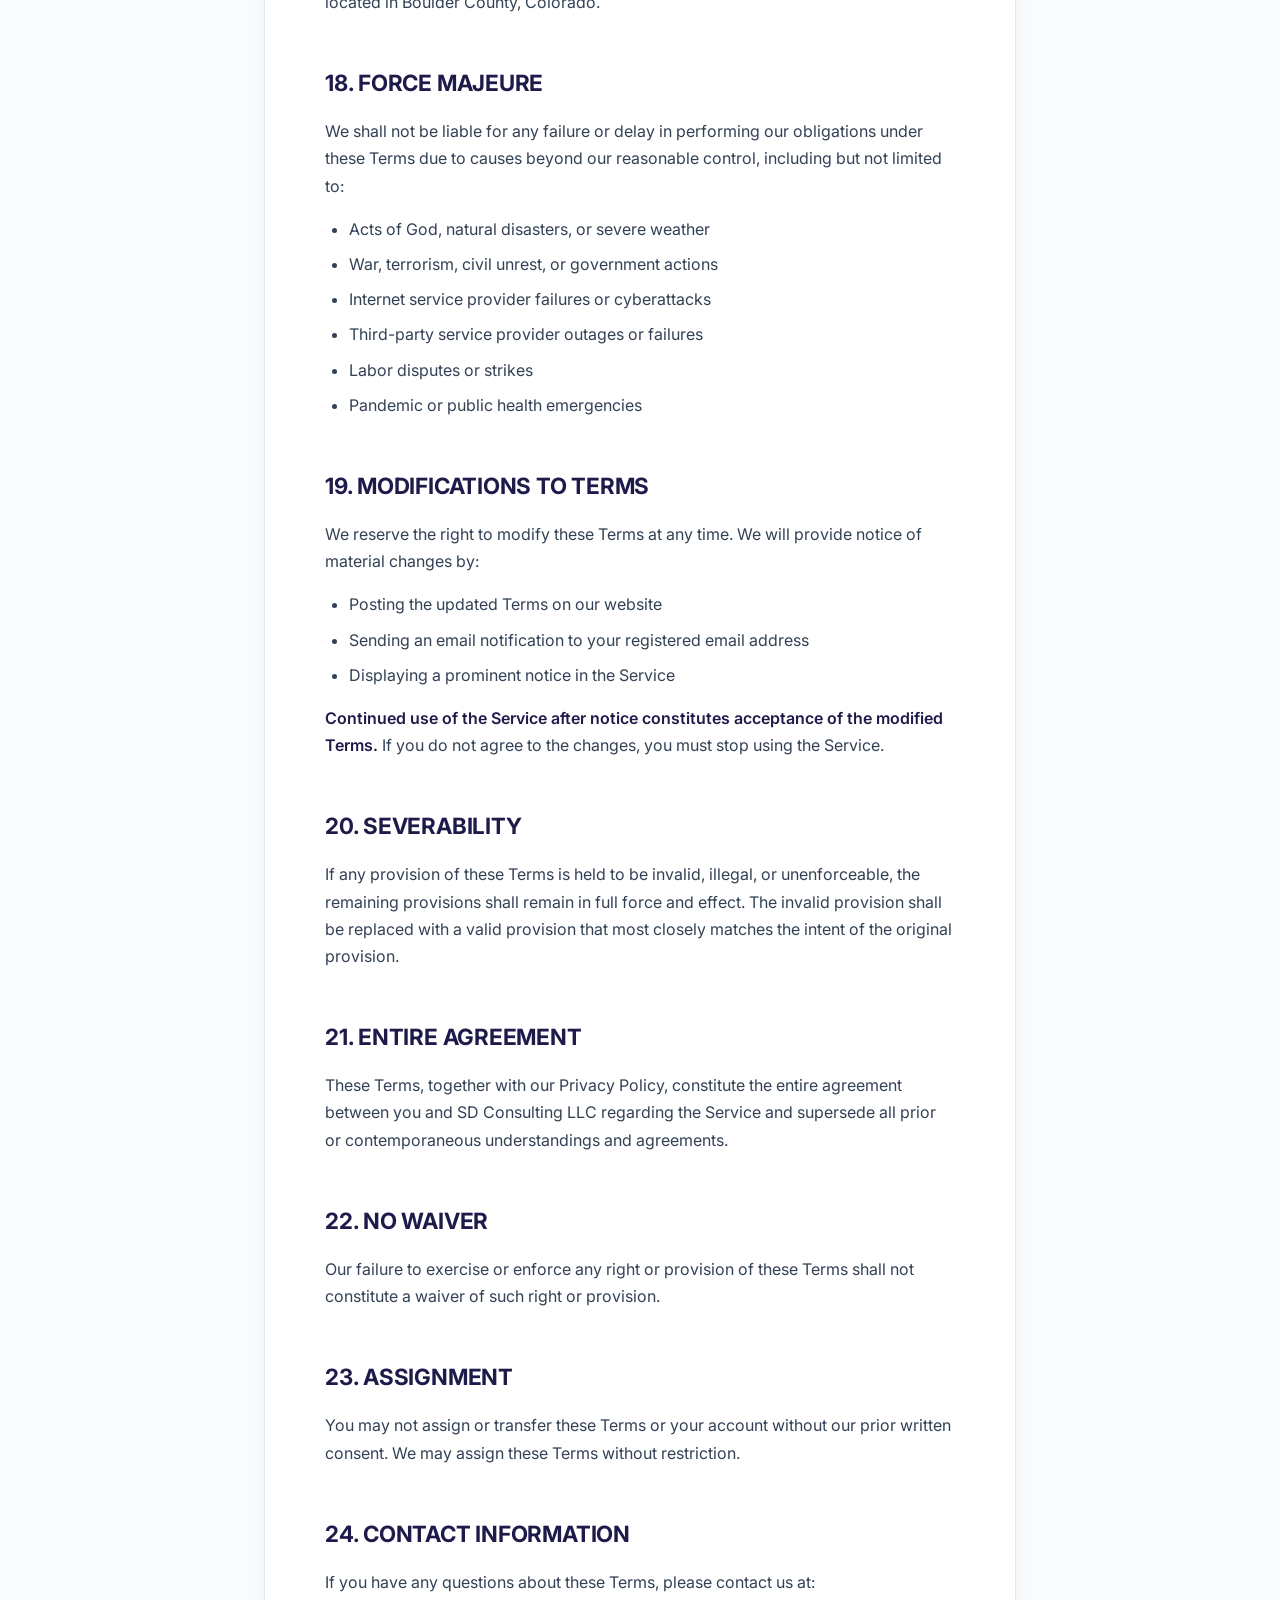
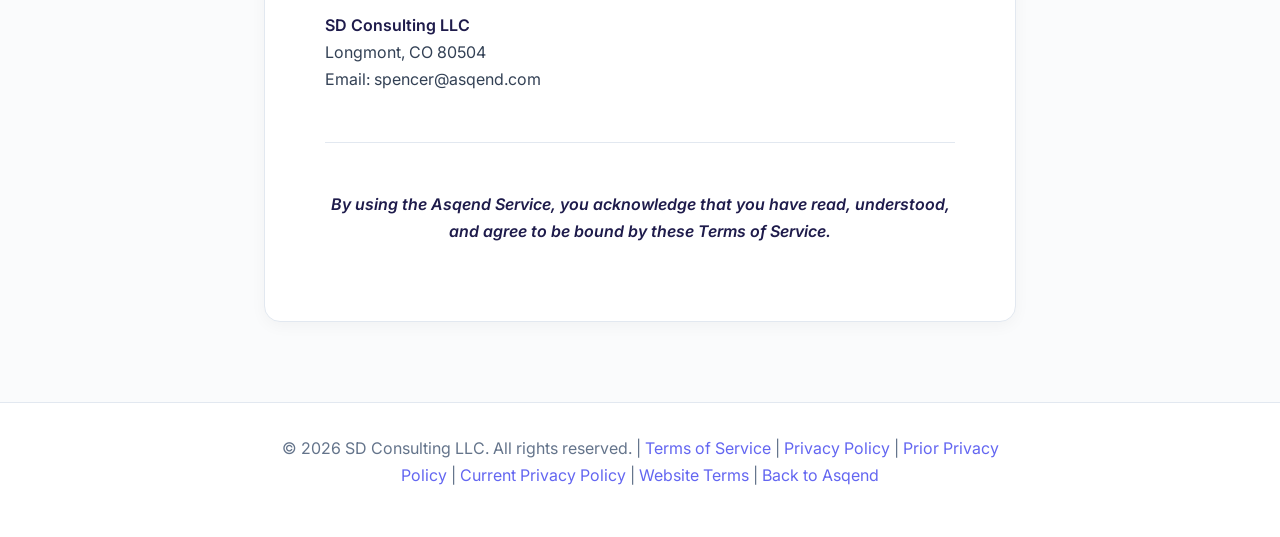
<file: service-terms-2026-09-08.html>
<!DOCTYPE html>
<html lang="en">
<head>
    <meta charset="UTF-8">
    <meta name="viewport" content="width=device-width, initial-scale=1.0">
    <title>Terms of Service — Asqend</title>
    <meta name="description" content="Terms of Service for Asqend, an AI-powered operating center for B2B SaaS companies.">
    <link rel="icon" type="image/svg+xml" href="/favicon.svg">
    <link href="https://fonts.googleapis.com/css2?family=Inter:wght@400;500;600;700;800&amp;display=swap" rel="stylesheet">

    <style>
        * { margin: 0; padding: 0; box-sizing: border-box; }
        body {
            font-family: 'Inter', -apple-system, sans-serif;
            line-height: 1.7;
            color: #334155;
            background: #FAFBFC;
            overflow-wrap: anywhere;
        }
        .container { max-width: 800px; margin: 0 auto; padding: 0 24px; }

        /* Header */
        header {
            background: white;
            padding: 16px 0;
            border-bottom: 1px solid #E2E8F0;
            position: sticky;
            top: 0;
            z-index: 100;
            backdrop-filter: blur(12px);
            background: rgba(255,255,255,0.95);
        }
        nav {
            display: flex;
            justify-content: space-between;
            gap: 16px;
            align-items: center;
            max-width: 800px;
            margin: 0 auto;
            padding: 0 24px;
        }
        .logo {
            display: flex;
            align-items: center;
            gap: 10px;
            font-weight: 700;
            font-size: 22px;
            color: #1E1B4B;
            text-decoration: none;
        }
        .nav-back {
            color: #64748B;
            text-decoration: none;
            font-weight: 600;
            font-size: 0.9rem;
            transition: color 0.2s;
        }
        .nav-back:hover { color: #1E1B4B; }

        /* Main content */
        .legal-content {
            background: white;
            margin: 40px auto;
            padding: 60px;
            border-radius: 16px;
            border: 1px solid #E2E8F0;
            box-shadow: 0 4px 16px rgba(0,0,0,0.04);
        }

        .legal-title {
            font-size: 2.5rem;
            font-weight: 800;
            color: #1E1B4B;
            margin-bottom: 8px;
            letter-spacing: -0.02em;
        }

        .legal-updated {
            font-size: 0.95rem;
            color: #64748B;
            margin-bottom: 48px;
            padding-bottom: 24px;
            border-bottom: 1px solid #F1F5F9;
        }

        h2 {
            font-size: 1.4rem;
            font-weight: 700;
            color: #1E1B4B;
            margin: 48px 0 16px 0;
            letter-spacing: -0.01em;
        }

        h3 {
            font-size: 1.1rem;
            font-weight: 600;
            color: #374151;
            margin: 32px 0 12px 0;
        }

        h4 {
            font-size: 1rem;
            font-weight: 600;
            color: #374151;
            margin: 24px 0 8px 0;
        }

        p {
            margin-bottom: 16px;
            font-size: 1rem;
        }

        p strong {
            color: #1E1B4B;
            font-weight: 600;
        }

        ul {
            margin: 16px 0;
            padding-left: 24px;
        }

        li {
            margin-bottom: 8px;
        }

        .warning {
            background: #FEF3C7;
            border: 1px solid #F59E0B;
            border-radius: 8px;
            padding: 16px;
            margin: 24px 0;
        }

        .warning p {
            margin: 0;
            color: #92400E;
            font-weight: 600;
        }

        .important {
            background: #FEE2E2;
            border: 1px solid #F87171;
            border-radius: 8px;
            padding: 16px;
            margin: 24px 0;
        }

        .important p {
            margin: 0;
            color: #991B1B;
            font-weight: 600;
        }

        /* Footer */
        footer {
            background: white;
            border-top: 1px solid #E2E8F0;
            padding: 32px 0;
            margin-top: 80px;
        }

        .footer-content {
            text-align: center;
            font-size: 0.85rem;
            color: #64748B;
        }

        .footer-content a {
            color: #6366F1;
            text-decoration: none;
        }

        .footer-content a:hover {
            text-decoration: underline;
        }

        @media (max-width: 768px) {
            .legal-content {
                margin: 20px auto;
                padding: 32px 24px;
            }
            .legal-title {
                font-size: 2rem;
            }
        }
    </style>
</head>
<body>
    <header>
        <nav>
            <a href="/" class="logo">
                <img src="/assets/asqend-icon.svg" alt="" width="32" height="32"><span>asqend</span>
            </a>
            <a href="/" class="nav-back">← Back to Asqend</a>
        </nav>
    </header>

    <div class="container">
        <div class="legal-content">
            <h1 class="legal-title">Terms of Service</h1>
            <p class="legal-updated">
                <strong>Effective Date:</strong> February 13, 2026<br>
                <strong>Last Updated:</strong> September 8, 2026
            </p>

<div class="warning" id="policy-status"><p><strong>Service Terms — application and service access:</strong> The terms below were last updated September 8, 2026 and are preserved without change. They continue to govern application access and service relationships where applicable and where not superseded by a signed agreement. For relationships beginning before this version was published on September 10, 2026, references to Privacy Policy mean the <a href="/privacy-2026-07-02.html">prior Privacy Policy</a> until its required notices and any required consent are completed. Information collected before this version was published on September 10, 2026 remains subject to the commitments made when it was collected. For new relationships beginning after publication of this version on September 10, 2026, references to Privacy Policy mean the <a href="/privacy.html">current Privacy Policy</a>. References to Terms of Service mean these Service Terms. Separate <a href="/website-terms.html">Website Terms</a> govern only the public website.</p></div>
            <h2>1. ACCEPTANCE OF TERMS</h2>
            <p>Welcome to Asqend ("Service"), an AI-powered operating center for B2B SaaS companies operated by SD Consulting LLC, a Colorado limited liability company ("Company," "we," "us," or "our"). By accessing or using our Service at asqend.com or app.asqend.com ("Platform"), you ("User," "you," or "your") agree to be bound by these Terms of Service ("Terms").</p>

            <div class="important">
                <p><strong>IF YOU DO NOT AGREE TO THESE TERMS, DO NOT ACCESS OR USE THE SERVICE.</strong></p>
            </div>

            <p>These Terms constitute a legally binding agreement between you and SD Consulting LLC. Your use of the Service constitutes acceptance of these Terms.</p>

            <h2>2. ELIGIBILITY AND AGE RESTRICTION</h2>
            <p><strong>You must be at least 18 years of age to use this Service.</strong> By using the Service, you represent and warrant that you are at least 18 years old and have the legal capacity to enter into these Terms. We do not knowingly collect or solicit personal information from anyone under the age of 18.</p>

            <h2>3. SERVICE DESCRIPTION</h2>
            <p>Asqend connects to authorized business systems such as CRM, meetings and notetakers, product usage, billing, communication context, and related operational tools. The Service watches business signals, surfaces issues that may need executive judgement, proposes moves for approval, supports approved workflows, and records outcomes. Our Service may use third-party artificial intelligence providers including but not limited to OpenAI and Anthropic to process and analyze authorized customer context.</p>

            <h2>4. AI DISCLAIMER AND LIMITATIONS</h2>
            <div class="important">
                <p><strong>IMPORTANT: AI OUTPUTS ARE NOT PROFESSIONAL ADVICE</strong></p>
            </div>

            <p>You acknowledge and agree that:</p>
            <ul>
                <li>The Service uses artificial intelligence that may produce inaccurate, incomplete, or misleading outputs</li>
                <li>AI-generated content is NOT professional, legal, financial, medical, or investment advice</li>
                <li>You should not rely solely on AI outputs for important decisions</li>
                <li>AI responses may contain errors, hallucinations, or outdated information</li>
                <li>We make no representations about the accuracy, completeness, or reliability of AI outputs</li>
                <li>You are solely responsible for verifying and validating all AI-generated content before acting upon it</li>
            </ul>

            <div class="warning">
                <p><strong>USE AI OUTPUTS AT YOUR OWN RISK.</strong></p>
            </div>

            <h2>5. ACCOUNT REGISTRATION AND SECURITY</h2>
            <p>To access certain features, you must create an account by providing accurate, current, and complete information. You are responsible for:</p>
            <ul>
                <li>Maintaining the confidentiality of your account credentials</li>
                <li>All activities that occur under your account</li>
                <li>Immediately notifying us of any unauthorized use</li>
                <li>Ensuring all provided information remains accurate and up-to-date</li>
            </ul>

            <h2>6. ACCEPTABLE USE POLICY</h2>
            <p>You agree NOT to:</p>
            <ul>
                <li>Use the Service for any illegal, harmful, or unauthorized purpose</li>
                <li>Attempt to gain unauthorized access to our systems or other users' accounts</li>
                <li>Engage in data scraping, crawling, or automated data extraction</li>
                <li>Reverse engineer, decompile, or disassemble any aspect of the Service</li>
                <li>Transmit viruses, malware, or other malicious code</li>
                <li>Violate any applicable laws, regulations, or third-party rights</li>
                <li>Use the Service to generate spam, phishing, or fraudulent content</li>
                <li>Attempt to overwhelm or disrupt our infrastructure</li>
                <li>Share your account credentials with others</li>
                <li>Use the Service for competitive intelligence or to develop competing products</li>
            </ul>

            <div class="warning">
                <p><strong>Violation of this Acceptable Use Policy may result in immediate termination without notice or refund.</strong></p>
            </div>

            <h2>7. INTELLECTUAL PROPERTY RIGHTS</h2>

            <h3>7.1 Company Ownership</h3>
            <p>SD Consulting LLC owns all rights, title, and interest in and to the Service, including but not limited to:</p>
            <ul>
                <li>The Asqend platform, website, operating center, and related software</li>
                <li>All software, algorithms, and artificial intelligence models</li>
                <li>User interfaces, designs, and branding</li>
                <li>All improvements, modifications, and derivative works</li>
                <li>Trade secrets, know-how, and proprietary methods</li>
            </ul>

            <h3>7.2 User Data License</h3>
            <p>By using the Service, you grant SD Consulting LLC a worldwide, non-exclusive, royalty-free license to:</p>
            <ul>
                <li>Access, process, and analyze your data solely to provide, maintain, and operate the Service</li>
                <li>Store and transmit your data through our infrastructure and third-party providers as necessary for Service operation</li>
            </ul>
            <p>This license terminates when you delete your account, except for data that has been anonymized or aggregated.</p>

            <h3>7.3 User-Generated Content</h3>
            <p>You retain ownership of content you create through the Service, but grant us the right to host, display, and process such content as necessary to provide the Service.</p>

            <h2>8. PRIVACY AND DATA HANDLING</h2>
            <p>Your privacy is important to us. Please review our <a href="/privacy.html" style="color: #6366F1; text-decoration: underline;">Privacy Policy</a>, which is incorporated by reference into these Terms. By using the Service, you consent to our collection, use, and disclosure of your information as described in our Privacy Policy.</p>

            <h2>9. THIRD-PARTY SERVICES</h2>
            <p>Our Service integrates with third-party providers including:</p>
            <ul>
                <li><strong>AI Providers:</strong> OpenAI, Anthropic</li>
                <li><strong>Infrastructure:</strong> Vercel, Supabase, Cloudflare</li>
                <li><strong>Connected business systems:</strong> CRM, notetaker, calendar, product analytics, billing, communication, and other authorized integrations</li>
            </ul>

            <p>You acknowledge that:</p>
            <ul>
                <li>We are not responsible for third-party service availability, security, or performance</li>
                <li>Third-party terms and privacy policies may apply to your data</li>
                <li>We may change or discontinue third-party integrations at any time</li>
                <li>Third-party service interruptions may affect Service functionality</li>
            </ul>

            <h2>10. DISCLAIMER OF WARRANTIES</h2>
            <div class="important">
                <p><strong>THE SERVICE IS PROVIDED ON AN "AS IS" AND "AS AVAILABLE" BASIS WITHOUT WARRANTIES OF ANY KIND.</strong></p>
            </div>

            <p><strong>WE EXPRESSLY DISCLAIM ALL WARRANTIES, WHETHER EXPRESS, IMPLIED, STATUTORY, OR OTHERWISE, INCLUDING BUT NOT LIMITED TO:</strong></p>
            <ul>
                <li><strong>IMPLIED WARRANTIES OF MERCHANTABILITY, FITNESS FOR A PARTICULAR PURPOSE, AND NON-INFRINGEMENT</strong></li>
                <li><strong>WARRANTIES REGARDING AVAILABILITY, RELIABILITY, OR UPTIME</strong></li>
                <li><strong>WARRANTIES REGARDING DATA INTEGRITY, ACCURACY, OR SECURITY</strong></li>
                <li><strong>WARRANTIES REGARDING AI OUTPUT ACCURACY OR COMPLETENESS</strong></li>
            </ul>

            <p><strong>WE DO NOT WARRANT THAT:</strong></p>
            <ul>
                <li>The Service will be uninterrupted, error-free, or secure</li>
                <li>Any defects will be corrected</li>
                <li>The Service will meet your specific requirements</li>
                <li>Data will be preserved or remain accessible</li>
                <li>AI outputs will be accurate or reliable</li>
            </ul>

            <div class="warning">
                <p><strong>YOUR USE OF THE SERVICE IS AT YOUR SOLE RISK.</strong></p>
            </div>

            <h2>11. LIMITATION OF LIABILITY</h2>
            <div class="important">
                <p><strong>TO THE MAXIMUM EXTENT PERMITTED BY LAW, SD CONSULTING LLC'S TOTAL LIABILITY TO YOU FOR ALL CLAIMS ARISING FROM OR RELATING TO THE SERVICE SHALL NOT EXCEED THE TOTAL AMOUNT YOU PAID TO US IN THE TWELVE (12) MONTHS PRECEDING THE CLAIM.</strong></p>
            </div>

            <p><strong>IN NO EVENT SHALL WE BE LIABLE FOR:</strong></p>
            <ul>
                <li><strong>INDIRECT, INCIDENTAL, SPECIAL, CONSEQUENTIAL, OR PUNITIVE DAMAGES</strong></li>
                <li><strong>LOSS OF PROFITS, REVENUE, DATA, OR USE</strong></li>
                <li><strong>BUSINESS INTERRUPTION OR LOSS OF GOODWILL</strong></li>
                <li><strong>DATA LOSS, CORRUPTION, OR SECURITY BREACHES</strong></li>
                <li><strong>INACCURATE AI OUTPUTS OR DECISIONS BASED THEREON</strong></li>
                <li><strong>THIRD-PARTY SERVICE FAILURES OR SECURITY VULNERABILITIES</strong></li>
            </ul>

            <p><strong>THIS LIMITATION APPLIES REGARDLESS OF THE THEORY OF LIABILITY (CONTRACT, TORT, NEGLIGENCE, STRICT LIABILITY, OR OTHERWISE) AND EVEN IF WE HAVE BEEN ADVISED OF THE POSSIBILITY OF SUCH DAMAGES.</strong></p>

            <h2>12. INDEMNIFICATION</h2>
            <p><strong>YOU AGREE TO DEFEND, INDEMNIFY, AND HOLD HARMLESS SD CONSULTING LLC, ITS AFFILIATES, OFFICERS, DIRECTORS, EMPLOYEES, AND AGENTS FROM AND AGAINST ALL CLAIMS, DAMAGES, COSTS, AND EXPENSES (INCLUDING REASONABLE ATTORNEYS' FEES) ARISING FROM OR RELATING TO:</strong></p>
            <ul>
                <li>Your use or misuse of the Service</li>
                <li>Your violation of these Terms or any applicable law</li>
                <li>Your data or content submitted through the Service</li>
                <li>Any third-party claims related to your use of the Service</li>
                <li>Decisions you make based on AI outputs or Service recommendations</li>
            </ul>

            <p><strong>This indemnification obligation survives termination of these Terms.</strong></p>

            <h2>13. TERMINATION</h2>

            <h3>13.1 Termination by Company</h3>
            <p><strong>We reserve the right to terminate or suspend your account and access to the Service immediately, without prior notice or liability, for any reason, including but not limited to:</strong></p>
            <ul>
                <li>Violation of these Terms or Acceptable Use Policy</li>
                <li>Suspected fraudulent, abusive, or illegal activity</li>
                <li>Extended periods of inactivity</li>
                <li>Business or operational reasons</li>
                <li><strong>At our sole discretion for any reason or no reason</strong></li>
            </ul>

            <h3>13.2 Termination by User</h3>
            <p>You may terminate your account at any time by contacting us at spencer@asqend.com or using account deletion features in the Service when available.</p>

            <h3>13.3 Effect of Termination</h3>
            <p>Upon termination:</p>
            <ul>
                <li>Your right to use the Service immediately ceases</li>
                <li><strong>The $1,000 look-back money-back guarantee in Section 14.2 remains available; other fees are not refundable except as required by law</strong></li>
                <li>We may delete your data according to our data retention policies</li>
                <li>Surviving provisions (including indemnification and limitation of liability) remain in effect</li>
            </ul>

            <h2>14. PAYMENT TERMS</h2>

            <h3>14.1 Pilot and Payment Terms</h3>
            <p>Pilot, subscription, implementation, or payment terms may be provided in a separate order form, statement of work, pilot agreement, or other written agreement. If there is a conflict between these Terms and a signed written agreement with us, the signed written agreement controls for that specific customer relationship.</p>

            <h3>14.2 Look-Back Money-Back Guarantee</h3>
            <p>The $1,000 look-back includes a money-back guarantee. If you do not receive a useful insight, you are entitled to a full refund of the $1,000. You decide whether the readout was useful. Contact spencer@asqend.com to request the refund.</p>
            <p>This guarantee applies to the $1,000 look-back and takes precedence over any general no-refund wording in these Terms. It does not require a separately signed agreement.</p>

            <h3>14.3 Other Fees</h3>
            <p>Other fees are non-refundable unless required by law or covered by a separate written agreement with us. We do not provide refunds or credits for partial periods, unused features, or early termination of other services.</p>

            <h2>15. SERVICE LEVEL</h2>
            <p>The Service is provided without any guaranteed uptime, availability, or performance metrics. We do not offer a Service Level Agreement (SLA). We will use commercially reasonable efforts to maintain availability but make no guarantees.</p>

            <h2>16. DISPUTE RESOLUTION AND ARBITRATION</h2>

            <h3>16.1 Mandatory Binding Arbitration</h3>
            <div class="important">
                <p><strong>ANY DISPUTE, CONTROVERSY, OR CLAIM ARISING OUT OF OR RELATING TO THESE TERMS OR THE SERVICE SHALL BE RESOLVED BY BINDING ARBITRATION RATHER THAN IN COURT.</strong></p>
            </div>

            <p>This arbitration provision applies to all disputes, whether based on contract, tort, statute, fraud, misrepresentation, or any other legal theory.</p>

            <h3>16.2 Arbitration Procedures</h3>
            <ul>
                <li><strong>Arbitration Provider:</strong> American Arbitration Association (AAA)</li>
                <li><strong>Rules:</strong> AAA Commercial Arbitration Rules</li>
                <li><strong>Location:</strong> Denver, Colorado</li>
                <li><strong>Language:</strong> English</li>
                <li><strong>Arbitrator:</strong> Single arbitrator selected through AAA procedures</li>
            </ul>

            <h3>16.3 Class Action Waiver</h3>
            <div class="important">
                <p><strong>YOU WAIVE ANY RIGHT TO PARTICIPATE IN A CLASS ACTION LAWSUIT OR CLASS-WIDE ARBITRATION AGAINST SD CONSULTING LLC.</strong></p>
            </div>

            <p>All disputes must be brought in your individual capacity, and not as a plaintiff or class member in any purported class or representative proceeding.</p>

            <h3>16.4 Exceptions</h3>
            <p>The following disputes are not subject to arbitration:</p>
            <ul>
                <li>Individual claims in small claims court within its jurisdiction</li>
                <li>Claims for injunctive relief to protect intellectual property rights</li>
            </ul>

            <h2>17. GOVERNING LAW</h2>
            <p>These Terms are governed by and construed in accordance with the laws of the State of Colorado, without regard to its conflict of law principles. Any legal action not subject to arbitration must be brought exclusively in the state or federal courts located in Boulder County, Colorado.</p>

            <h2>18. FORCE MAJEURE</h2>
            <p>We shall not be liable for any failure or delay in performing our obligations under these Terms due to causes beyond our reasonable control, including but not limited to:</p>
            <ul>
                <li>Acts of God, natural disasters, or severe weather</li>
                <li>War, terrorism, civil unrest, or government actions</li>
                <li>Internet service provider failures or cyberattacks</li>
                <li>Third-party service provider outages or failures</li>
                <li>Labor disputes or strikes</li>
                <li>Pandemic or public health emergencies</li>
            </ul>

            <h2>19. MODIFICATIONS TO TERMS</h2>
            <p>We reserve the right to modify these Terms at any time. We will provide notice of material changes by:</p>
            <ul>
                <li>Posting the updated Terms on our website</li>
                <li>Sending an email notification to your registered email address</li>
                <li>Displaying a prominent notice in the Service</li>
            </ul>

            <p><strong>Continued use of the Service after notice constitutes acceptance of the modified Terms.</strong> If you do not agree to the changes, you must stop using the Service.</p>

            <h2>20. SEVERABILITY</h2>
            <p>If any provision of these Terms is held to be invalid, illegal, or unenforceable, the remaining provisions shall remain in full force and effect. The invalid provision shall be replaced with a valid provision that most closely matches the intent of the original provision.</p>

            <h2>21. ENTIRE AGREEMENT</h2>
            <p>These Terms, together with our Privacy Policy, constitute the entire agreement between you and SD Consulting LLC regarding the Service and supersede all prior or contemporaneous understandings and agreements.</p>

            <h2>22. NO WAIVER</h2>
            <p>Our failure to exercise or enforce any right or provision of these Terms shall not constitute a waiver of such right or provision.</p>

            <h2>23. ASSIGNMENT</h2>
            <p>You may not assign or transfer these Terms or your account without our prior written consent. We may assign these Terms without restriction.</p>

            <h2>24. CONTACT INFORMATION</h2>
            <p>If you have any questions about these Terms, please contact us at:</p>

            <p><strong>SD Consulting LLC</strong><br>
            Longmont, CO 80504<br>
            Email: spencer@asqend.com</p>

            <hr style="margin: 48px 0; border: none; height: 1px; background: #E2E8F0;">

            <p style="text-align: center; font-style: italic; color: #64748B;">
                <strong>By using the Asqend Service, you acknowledge that you have read, understood, and agree to be bound by these Terms of Service.</strong>
            </p>
        </div>
    </div>

    <footer>
        <div class="container">
            <div class="footer-content">
                <p>© 2026 SD Consulting LLC. All rights reserved. |
                <a href="/terms.html">Terms of Service</a> |
                <a href="/privacy.html">Privacy Policy</a> |
                <a href="/privacy-2026-07-02.html">Prior Privacy Policy</a> | <a href="/privacy.html">Current Privacy Policy</a> | <a href="/website-terms.html">Website Terms</a> | <a href="/">Back to Asqend</a></p>
            </div>
        </div>
    </footer>
</body>
</html>
</file>
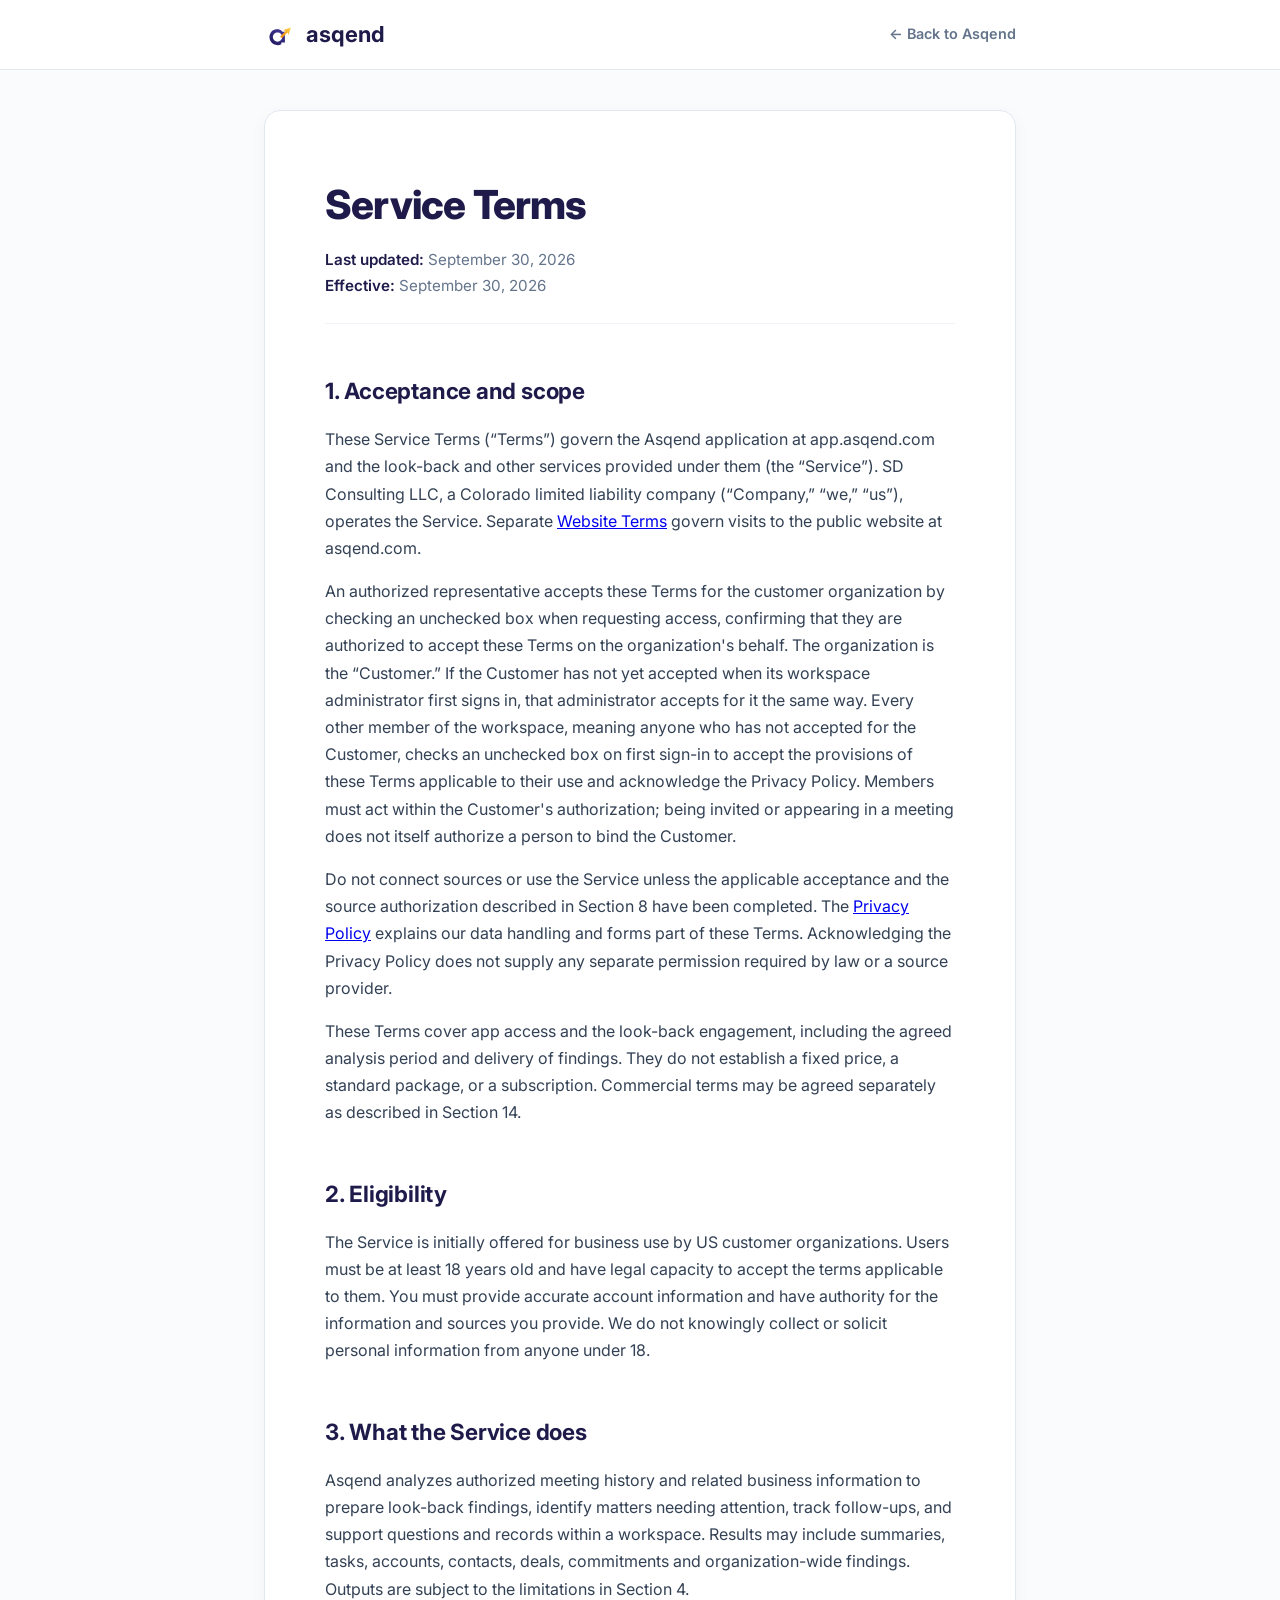
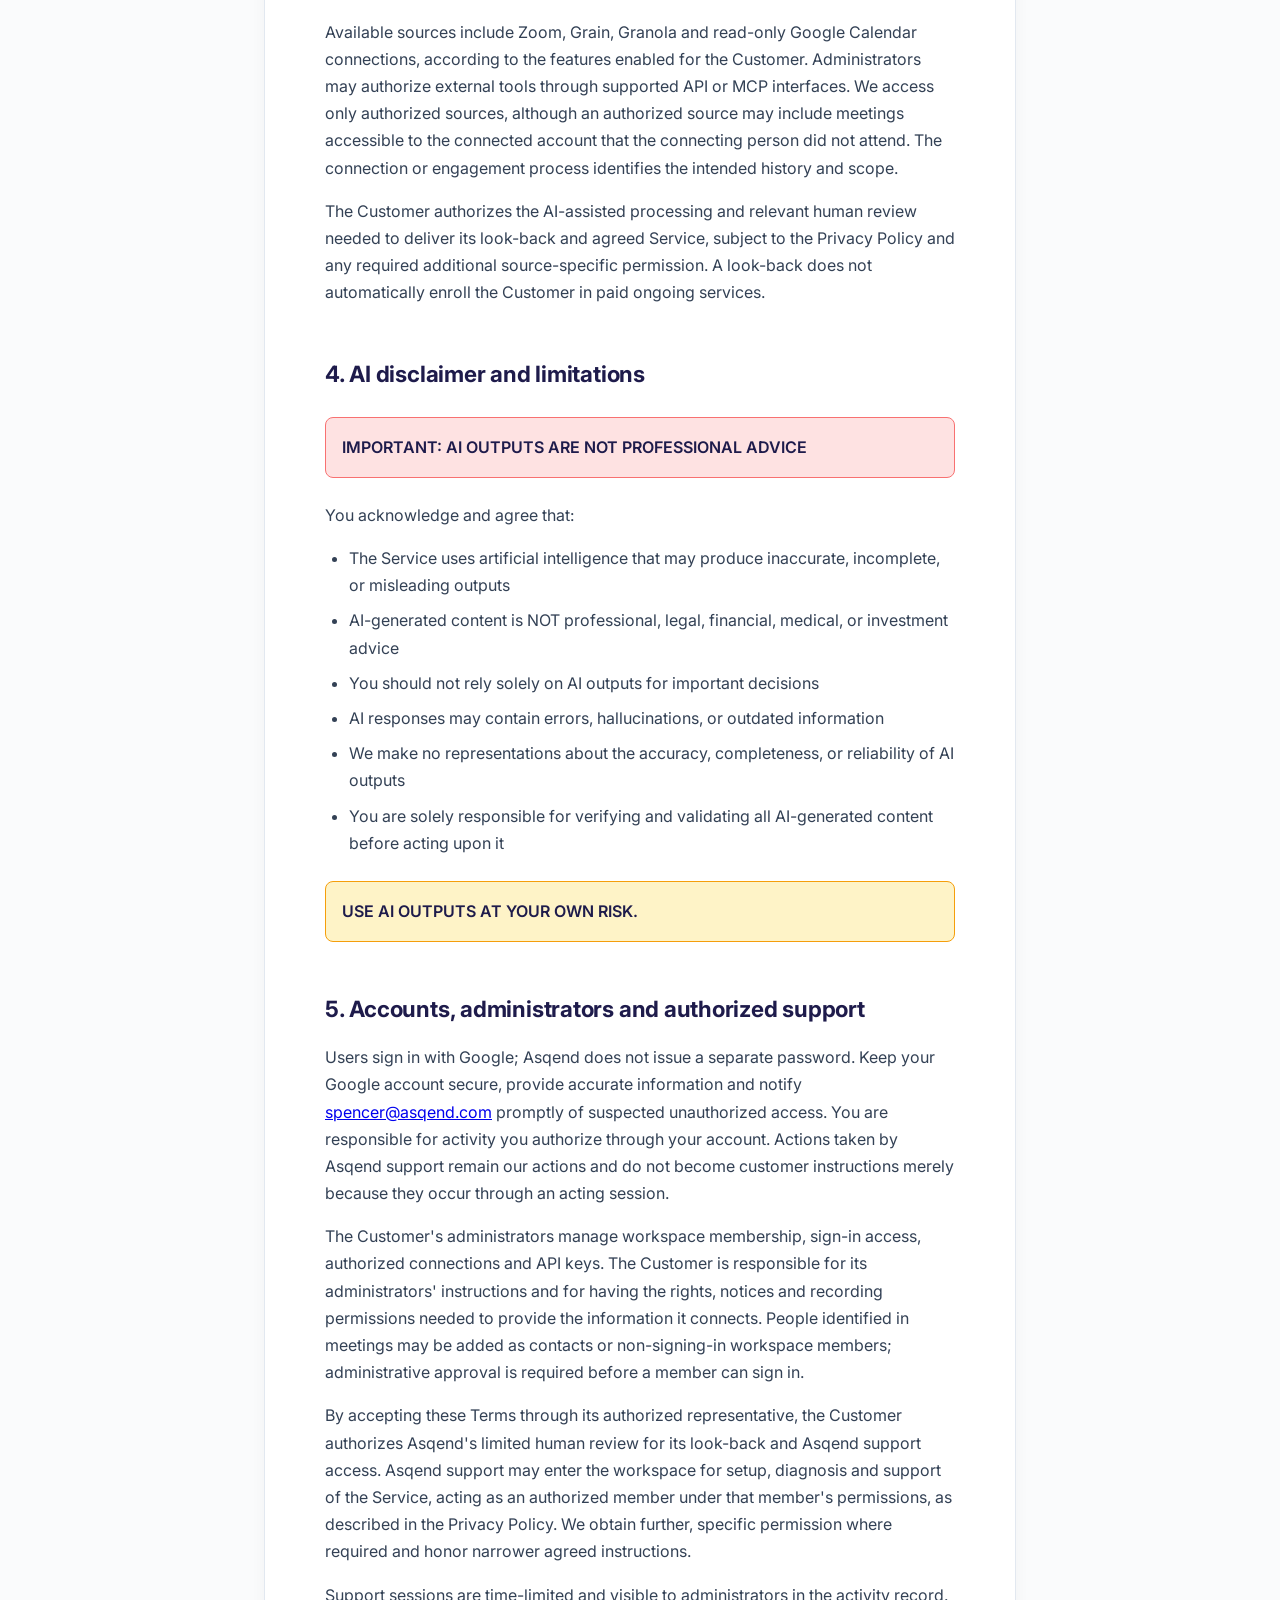
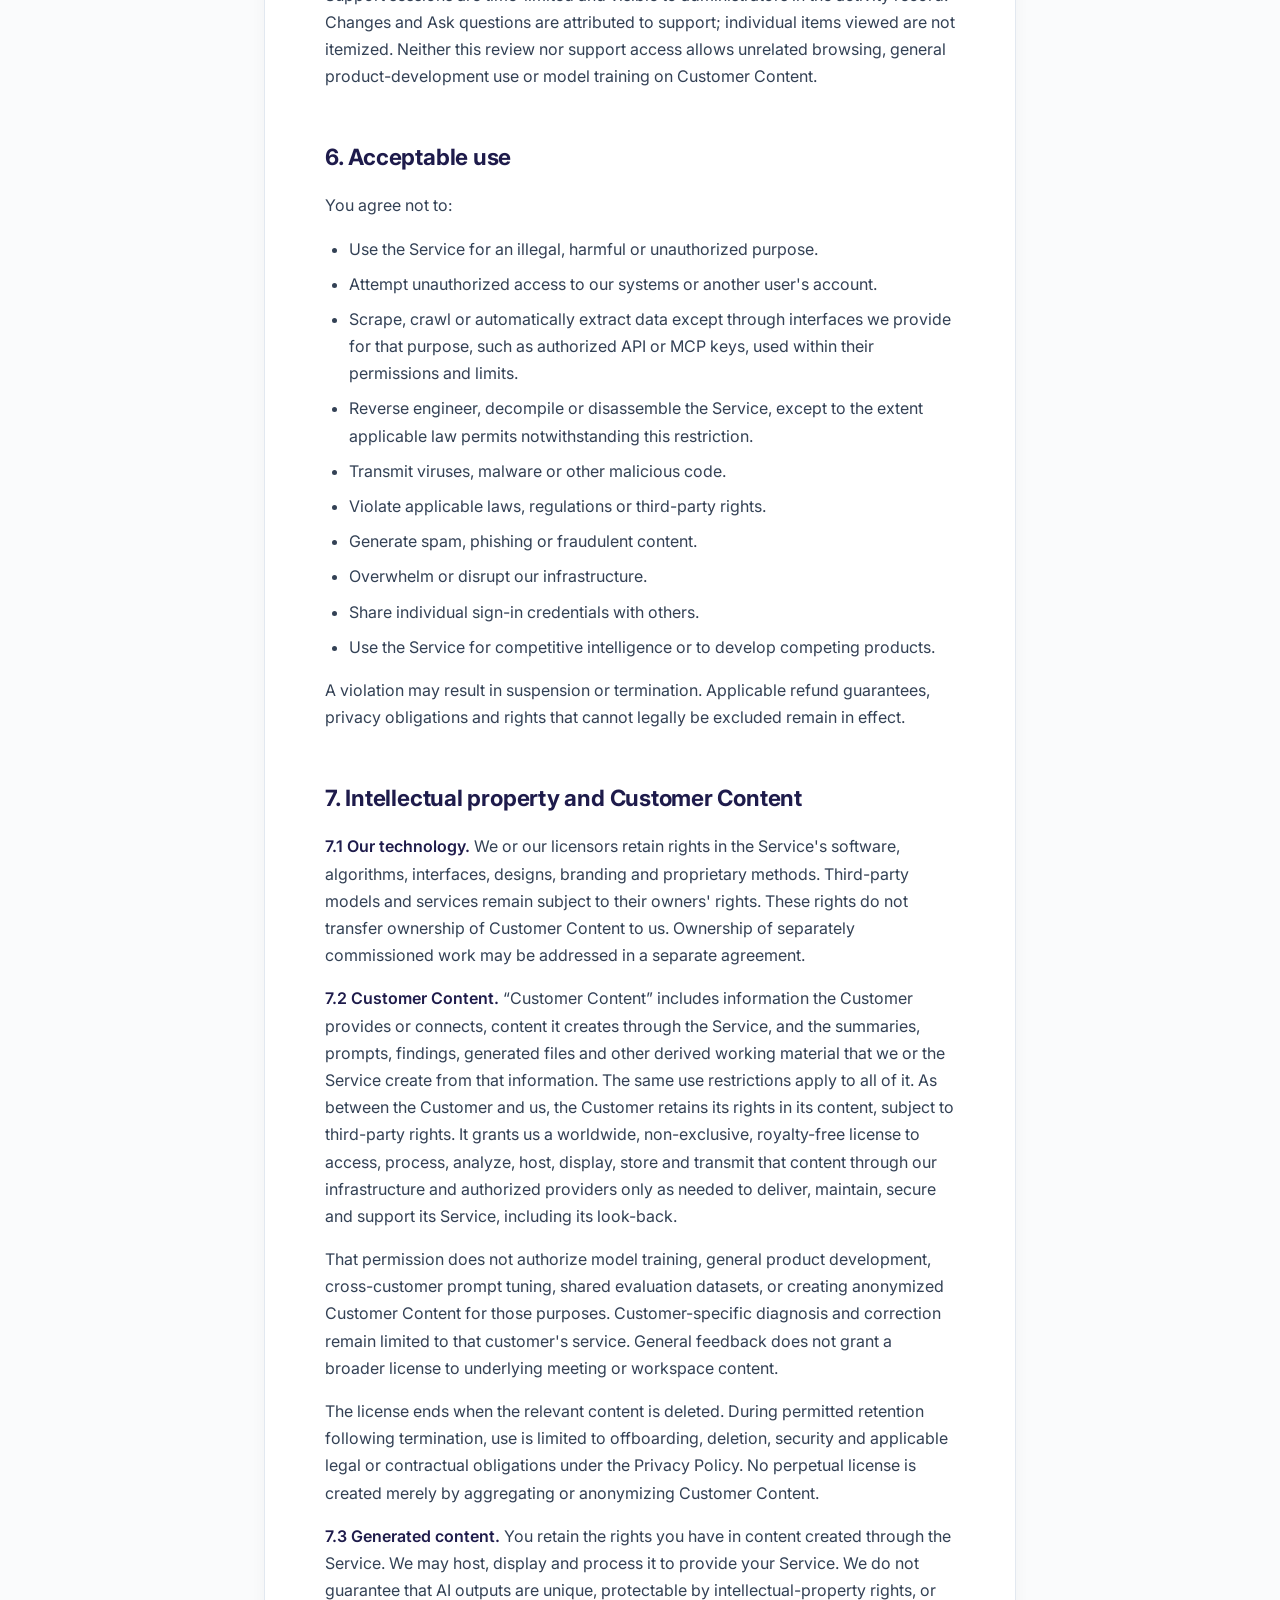
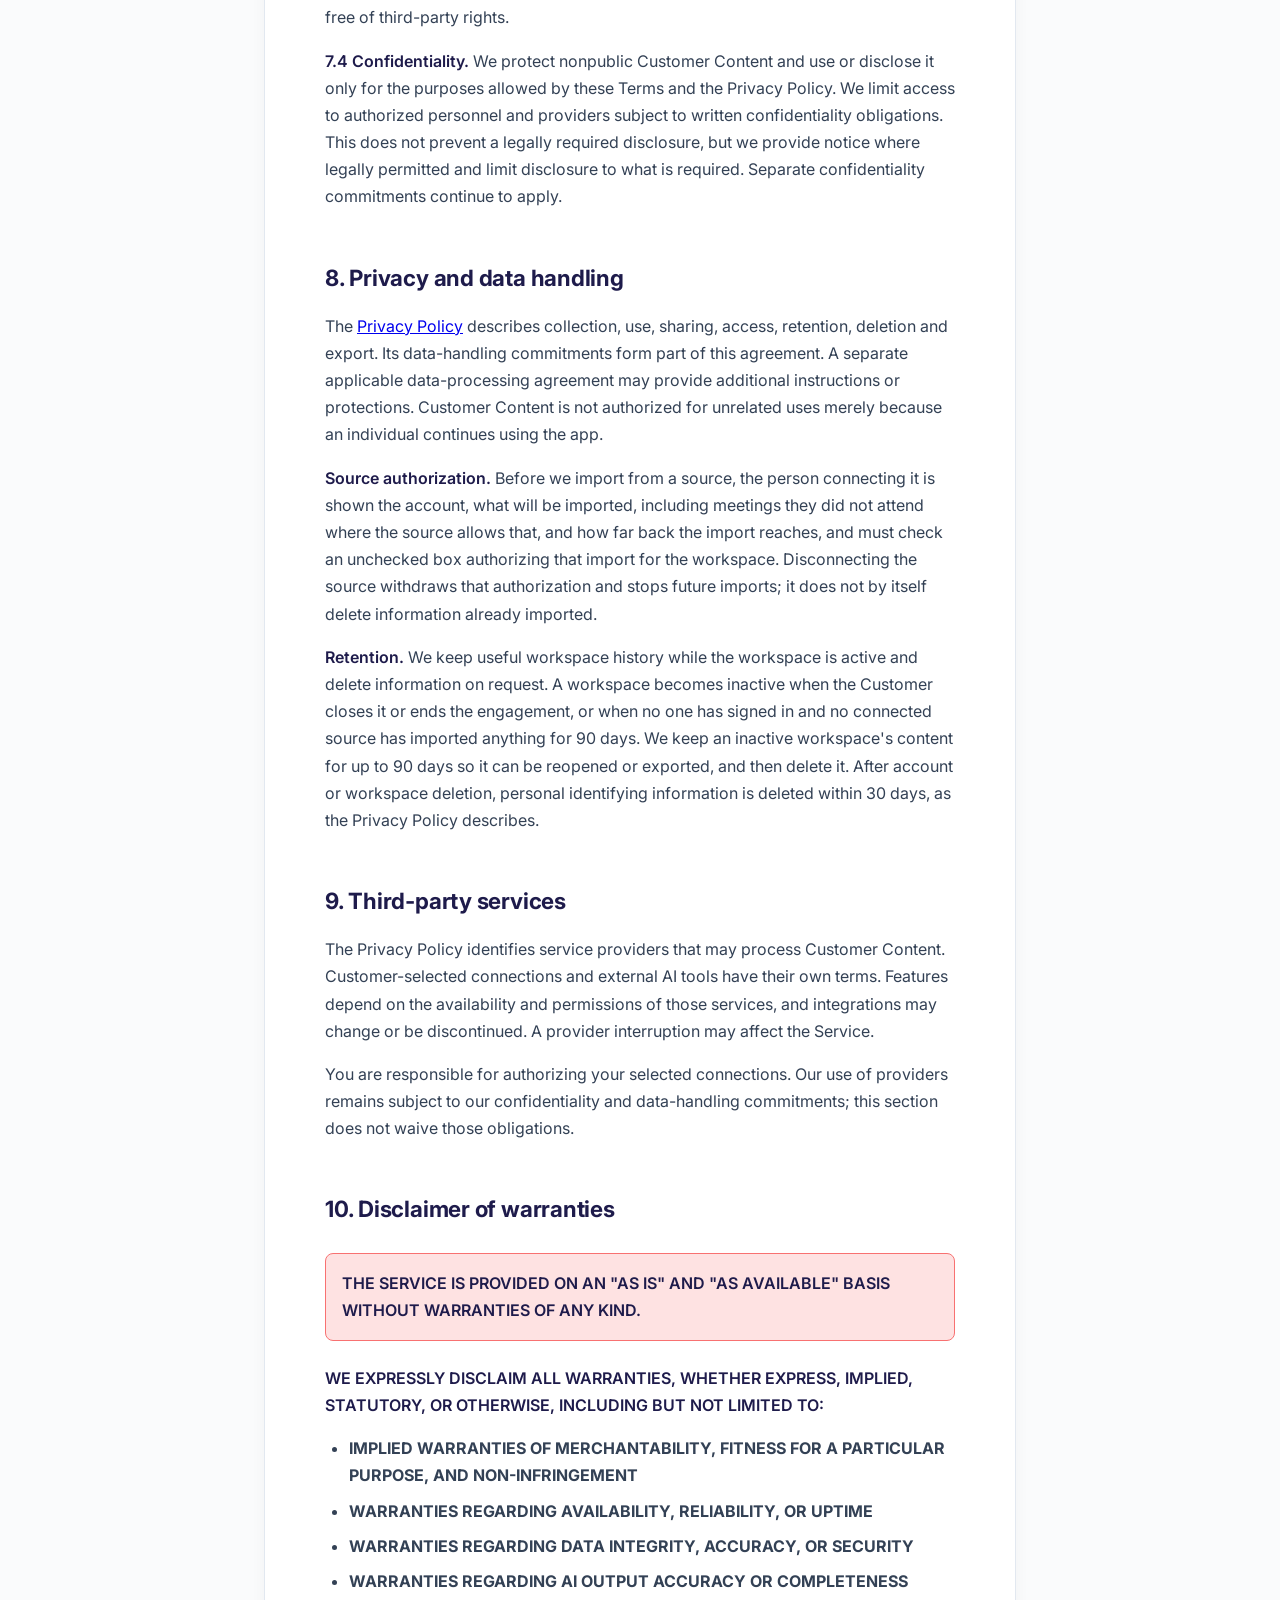
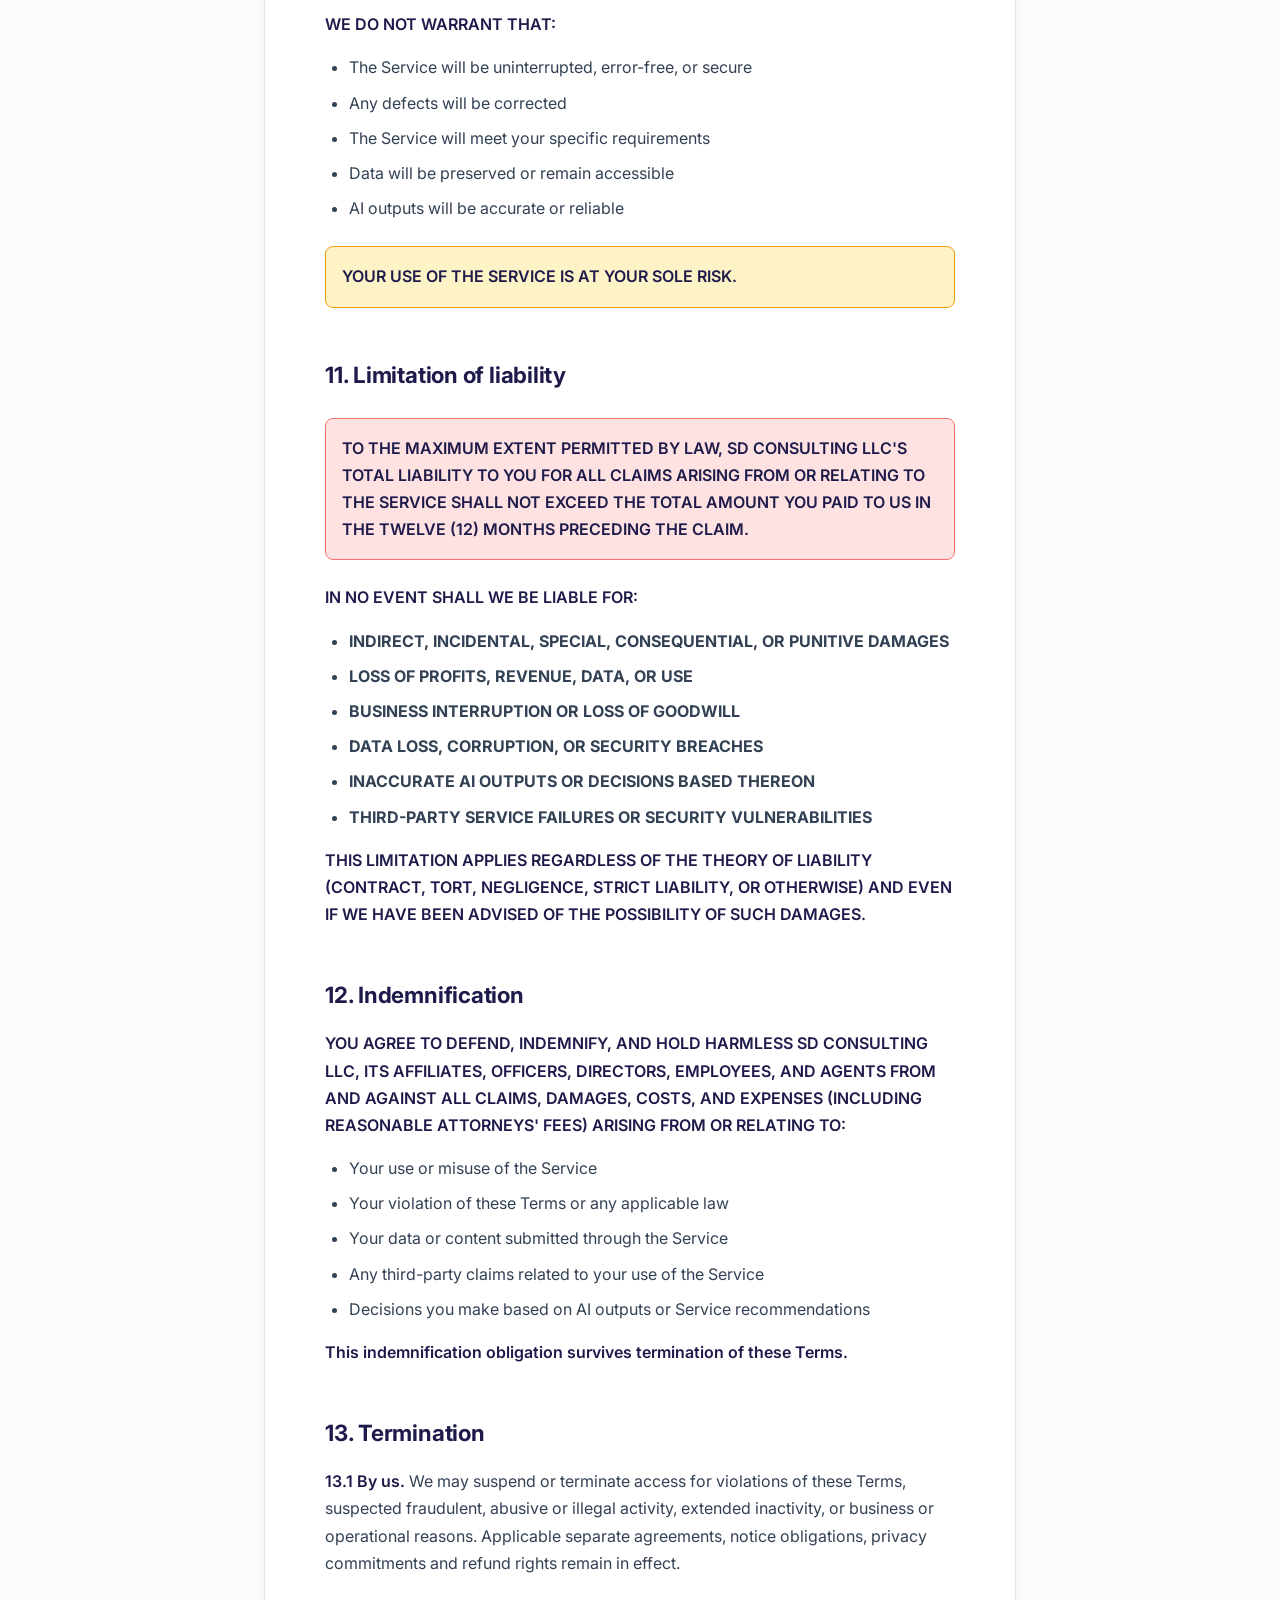
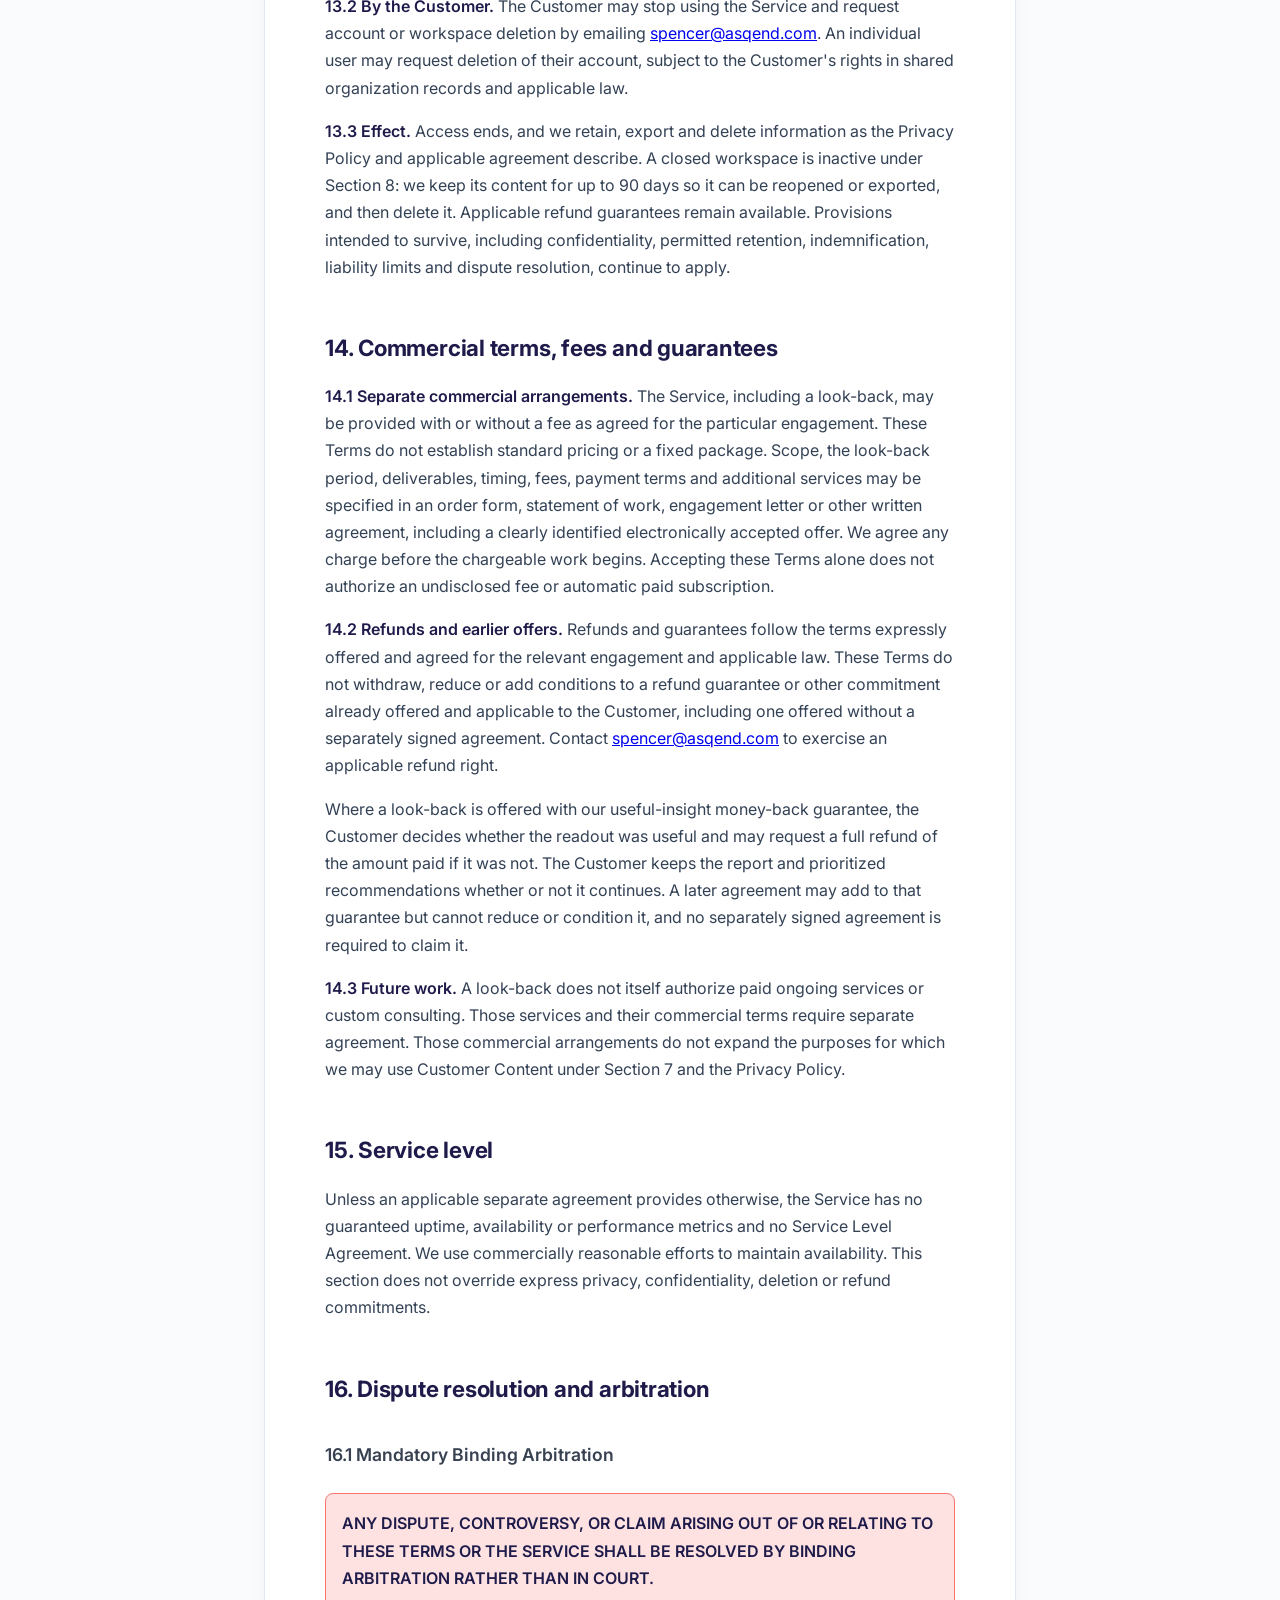
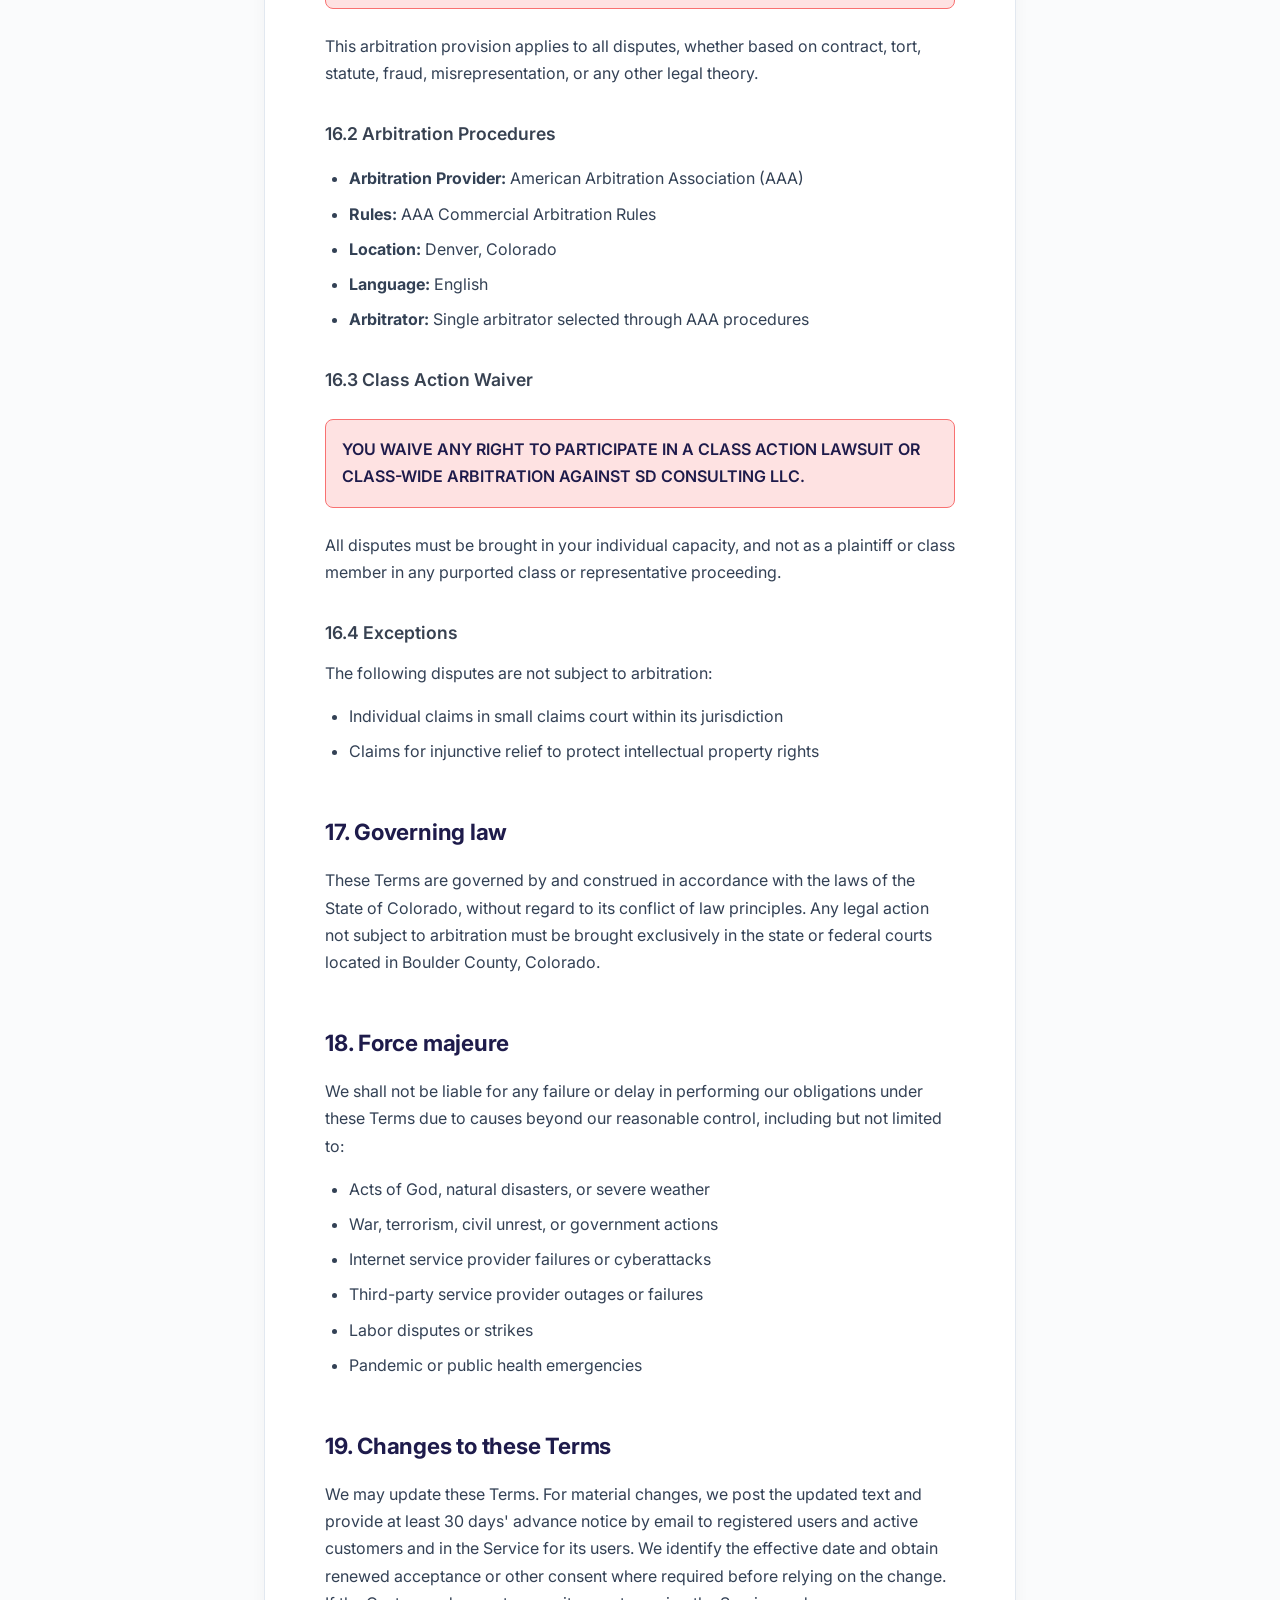
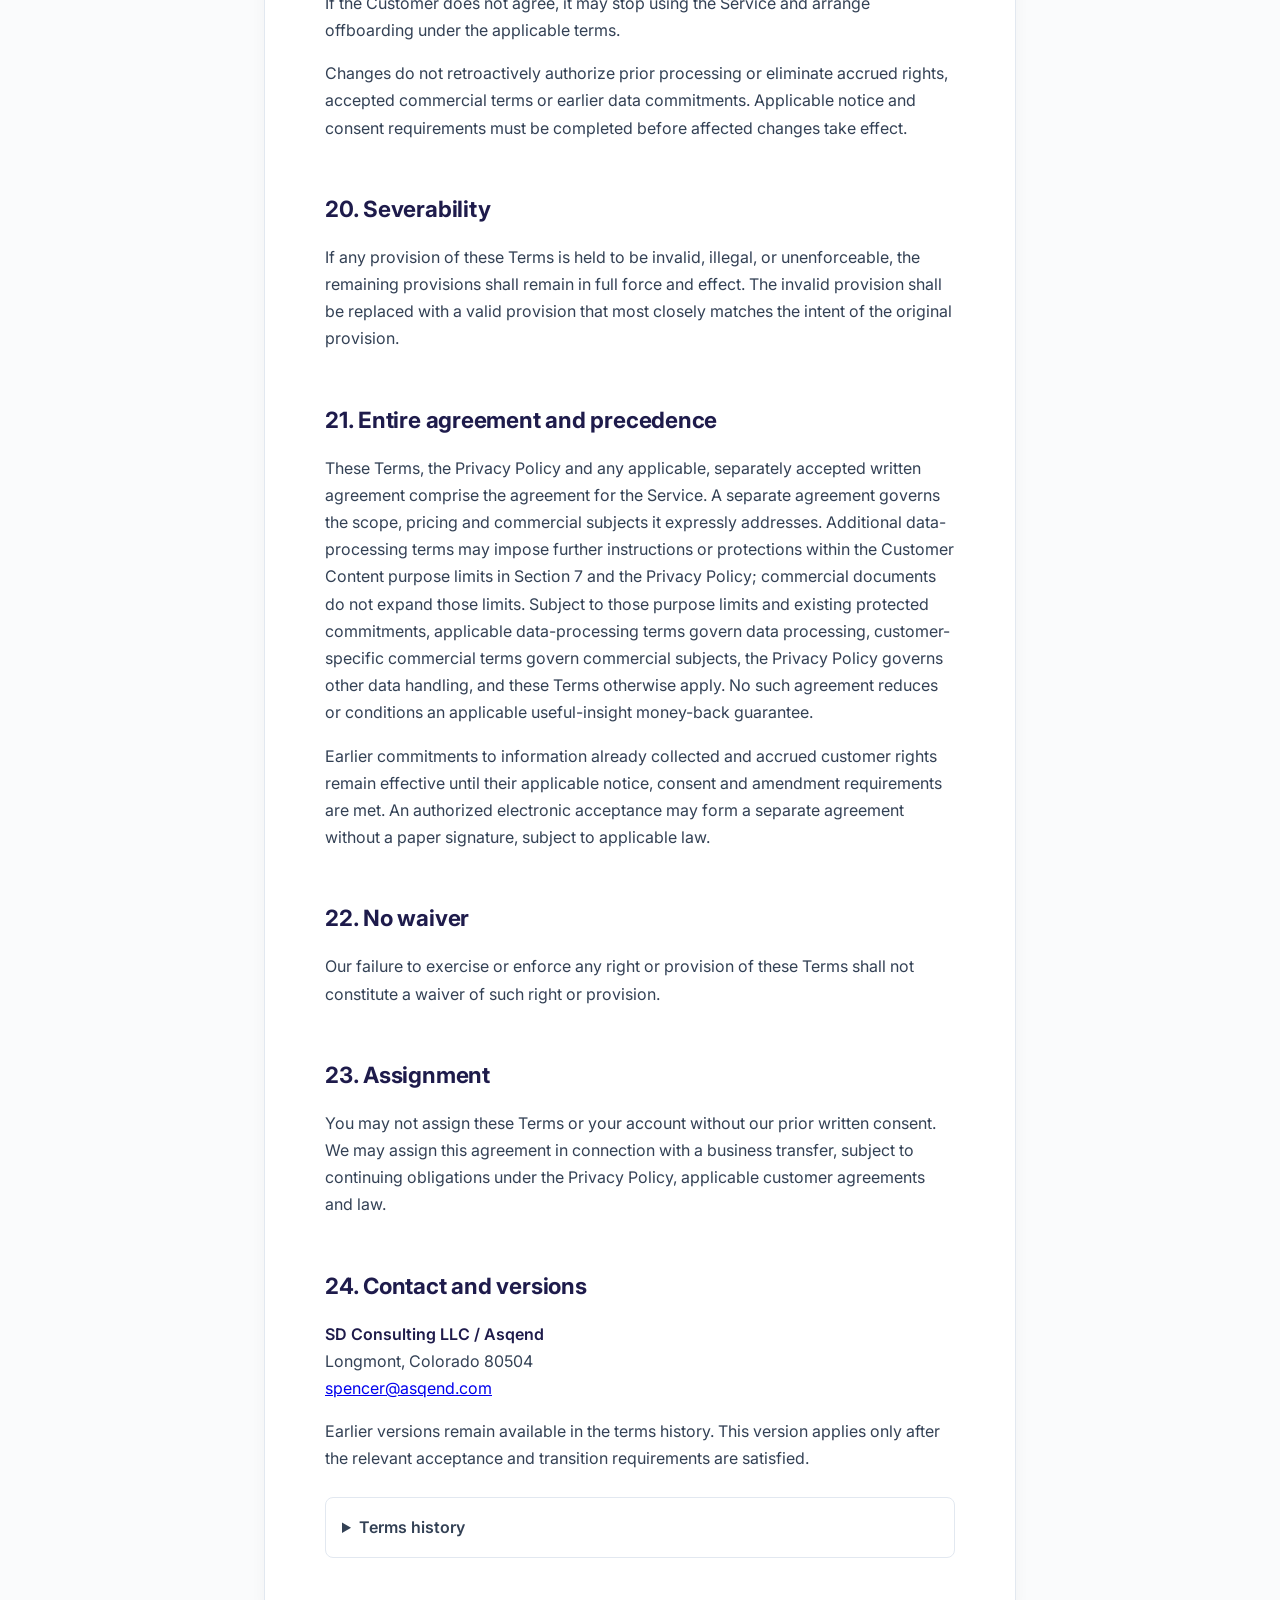
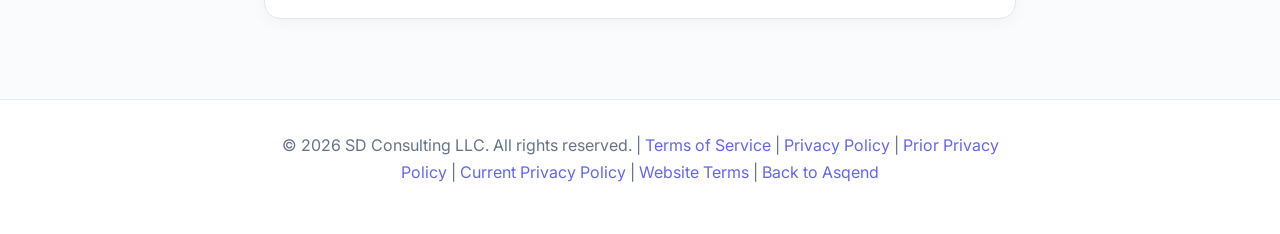
<file: terms-2026-09-30.html>
<!DOCTYPE html>
<html lang="en">
<head>
    <meta charset="UTF-8">
    <meta name="viewport" content="width=device-width, initial-scale=1.0">
    <title>Service Terms — Asqend</title>
    <meta name="description" content="Service Terms for the Asqend app and look-back services.">
    <link rel="icon" type="image/svg+xml" href="/favicon.svg">
    <link href="https://fonts.googleapis.com/css2?family=Inter:wght@400;500;600;700;800&amp;display=swap" rel="stylesheet">

    <style>
        * { margin: 0; padding: 0; box-sizing: border-box; }
        body {
            font-family: 'Inter', -apple-system, sans-serif;
            line-height: 1.7;
            color: #334155;
            background: #FAFBFC;
            overflow-wrap: anywhere;
        }
        .container { max-width: 800px; margin: 0 auto; padding: 0 24px; }

        /* Header */
        header {
            background: white;
            padding: 16px 0;
            border-bottom: 1px solid #E2E8F0;
            position: sticky;
            top: 0;
            z-index: 100;
            backdrop-filter: blur(12px);
            background: rgba(255,255,255,0.95);
        }
        nav {
            display: flex;
            justify-content: space-between;
            gap: 16px;
            align-items: center;
            max-width: 800px;
            margin: 0 auto;
            padding: 0 24px;
        }
        .logo {
            display: flex;
            align-items: center;
            gap: 10px;
            font-weight: 700;
            font-size: 22px;
            color: #1E1B4B;
            text-decoration: none;
        }
        .nav-back {
            color: #64748B;
            text-decoration: none;
            font-weight: 600;
            font-size: 0.9rem;
            transition: color 0.2s;
        }
        .nav-back:hover { color: #1E1B4B; }

        /* Main content */
        .legal-content {
            background: white;
            margin: 40px auto;
            padding: 60px;
            border-radius: 16px;
            border: 1px solid #E2E8F0;
            box-shadow: 0 4px 16px rgba(0,0,0,0.04);
        }

        .legal-title {
            font-size: 2.5rem;
            font-weight: 800;
            color: #1E1B4B;
            margin-bottom: 8px;
            letter-spacing: -0.02em;
        }

        .legal-updated {
            font-size: 0.95rem;
            color: #64748B;
            margin-bottom: 48px;
            padding-bottom: 24px;
            border-bottom: 1px solid #F1F5F9;
        }

        h2 {
            font-size: 1.4rem;
            font-weight: 700;
            color: #1E1B4B;
            margin: 48px 0 16px 0;
            letter-spacing: -0.01em;
        }

        h3 {
            font-size: 1.1rem;
            font-weight: 600;
            color: #374151;
            margin: 32px 0 12px 0;
        }

        h4 {
            font-size: 1rem;
            font-weight: 600;
            color: #374151;
            margin: 24px 0 8px 0;
        }

        p {
            margin-bottom: 16px;
            font-size: 1rem;
        }

        p strong {
            color: #1E1B4B;
            font-weight: 600;
        }

        ul {
            margin: 16px 0;
            padding-left: 24px;
        }

        li {
            margin-bottom: 8px;
        }

        .warning {
            background: #FEF3C7;
            border: 1px solid #F59E0B;
            border-radius: 8px;
            padding: 16px;
            margin: 24px 0;
        }

        .warning p {
            margin: 0;
            color: #92400E;
            font-weight: 600;
        }

        .important {
            background: #FEE2E2;
            border: 1px solid #F87171;
            border-radius: 8px;
            padding: 16px;
            margin: 24px 0;
        }

        .important p {
            margin: 0;
            color: #991B1B;
            font-weight: 600;
        }

        /* Footer */
        footer {
            background: white;
            border-top: 1px solid #E2E8F0;
            padding: 32px 0;
            margin-top: 80px;
        }

        .footer-content {
            text-align: center;
            font-size: 0.85rem;
            color: #64748B;
        }

        .footer-content a {
            color: #6366F1;
            text-decoration: none;
        }

        .footer-content a:hover {
            text-decoration: underline;
        }

        @media (max-width: 768px) {
            .legal-content {
                margin: 20px auto;
                padding: 32px 24px;
            }
            .legal-title {
                font-size: 2rem;
            }
        }
    .policy-history{margin-top:24px;padding:16px;border:1px solid #E2E8F0;border-radius:8px}.policy-history summary{cursor:pointer;font-weight:600}.policy-history p{margin:16px 0 0}
    </style>
</head>
<body>
    <header>
        <nav>
            <a href="/" class="logo">
                <img src="/assets/asqend-icon.svg" alt="" width="32" height="32"><span>asqend</span>
            </a>
            <a href="/" class="nav-back">← Back to Asqend</a>
        </nav>
    </header>

    <div class="container">
        <div class="legal-content">
            <h1 class="legal-title">Service Terms</h1>
<p class="legal-updated"><strong>Last updated:</strong> September 30, 2026<br><strong>Effective:</strong> September 30, 2026</p>
<h2>1. Acceptance and scope</h2>
<p>These Service Terms (“Terms”) govern the Asqend application at app.asqend.com and the look-back and other services provided under them (the “Service”). SD Consulting LLC, a Colorado limited liability company (“Company,” “we,” “us”), operates the Service. Separate <a href="/website-terms.html">Website Terms</a> govern visits to the public website at asqend.com.</p>
<p>An authorized representative accepts these Terms for the customer organization by checking an unchecked box when requesting access, confirming that they are authorized to accept these Terms on the organization's behalf. The organization is the “Customer.” If the Customer has not yet accepted when its workspace administrator first signs in, that administrator accepts for it the same way. Every other member of the workspace, meaning anyone who has not accepted for the Customer, checks an unchecked box on first sign-in to accept the provisions of these Terms applicable to their use and acknowledge the Privacy Policy. Members must act within the Customer's authorization; being invited or appearing in a meeting does not itself authorize a person to bind the Customer.</p>
<p>Do not connect sources or use the Service unless the applicable acceptance and the source authorization described in Section 8 have been completed. The <a href="/privacy.html">Privacy Policy</a> explains our data handling and forms part of these Terms. Acknowledging the Privacy Policy does not supply any separate permission required by law or a source provider.</p>
<p>These Terms cover app access and the look-back engagement, including the agreed analysis period and delivery of findings. They do not establish a fixed price, a standard package, or a subscription. Commercial terms may be agreed separately as described in Section 14.</p>
<h2>2. Eligibility</h2>
<p>The Service is initially offered for business use by US customer organizations. Users must be at least 18 years old and have legal capacity to accept the terms applicable to them. You must provide accurate account information and have authority for the information and sources you provide. We do not knowingly collect or solicit personal information from anyone under 18.</p>
<h2>3. What the Service does</h2>
<p>Asqend analyzes authorized meeting history and related business information to prepare look-back findings, identify matters needing attention, track follow-ups, and support questions and records within a workspace. Results may include summaries, tasks, accounts, contacts, deals, commitments and organization-wide findings. Outputs are subject to the limitations in Section 4.</p>
<p>Available sources include Zoom, Grain, Granola and read-only Google Calendar connections, according to the features enabled for the Customer. Administrators may authorize external tools through supported API or MCP interfaces. We access only authorized sources, although an authorized source may include meetings accessible to the connected account that the connecting person did not attend. The connection or engagement process identifies the intended history and scope.</p>
<p>The Customer authorizes the AI-assisted processing and relevant human review needed to deliver its look-back and agreed Service, subject to the Privacy Policy and any required additional source-specific permission. A look-back does not automatically enroll the Customer in paid ongoing services.</p>
<h2>4. AI disclaimer and limitations</h2>
<div class="important">
    <p><strong>IMPORTANT: AI OUTPUTS ARE NOT PROFESSIONAL ADVICE</strong></p>
</div>

<p>You acknowledge and agree that:</p>
<ul>
    <li>The Service uses artificial intelligence that may produce inaccurate, incomplete, or misleading outputs</li>
    <li>AI-generated content is NOT professional, legal, financial, medical, or investment advice</li>
    <li>You should not rely solely on AI outputs for important decisions</li>
    <li>AI responses may contain errors, hallucinations, or outdated information</li>
    <li>We make no representations about the accuracy, completeness, or reliability of AI outputs</li>
    <li>You are solely responsible for verifying and validating all AI-generated content before acting upon it</li>
</ul>

<div class="warning">
    <p><strong>USE AI OUTPUTS AT YOUR OWN RISK.</strong></p>
</div>
<h2>5. Accounts, administrators and authorized support</h2>
<p>Users sign in with Google; Asqend does not issue a separate password. Keep your Google account secure, provide accurate information and notify <a href="mailto:spencer@asqend.com">spencer@asqend.com</a> promptly of suspected unauthorized access. You are responsible for activity you authorize through your account. Actions taken by Asqend support remain our actions and do not become customer instructions merely because they occur through an acting session.</p>
<p>The Customer's administrators manage workspace membership, sign-in access, authorized connections and API keys. The Customer is responsible for its administrators' instructions and for having the rights, notices and recording permissions needed to provide the information it connects. People identified in meetings may be added as contacts or non-signing-in workspace members; administrative approval is required before a member can sign in.</p>
<p>By accepting these Terms through its authorized representative, the Customer authorizes Asqend's limited human review for its look-back and Asqend support access. Asqend support may enter the workspace for setup, diagnosis and support of the Service, acting as an authorized member under that member's permissions, as described in the Privacy Policy. We obtain further, specific permission where required and honor narrower agreed instructions.</p>
<p>Support sessions are time-limited and visible to administrators in the activity record. Changes and Ask questions are attributed to support; individual items viewed are not itemized. Neither this review nor support access allows unrelated browsing, general product-development use or model training on Customer Content.</p>
<h2>6. Acceptable use</h2>
<p>You agree not to:</p>
<ul>
<li>Use the Service for an illegal, harmful or unauthorized purpose.</li>
<li>Attempt unauthorized access to our systems or another user's account.</li>
<li>Scrape, crawl or automatically extract data except through interfaces we provide for that purpose, such as authorized API or MCP keys, used within their permissions and limits.</li>
<li>Reverse engineer, decompile or disassemble the Service, except to the extent applicable law permits notwithstanding this restriction.</li>
<li>Transmit viruses, malware or other malicious code.</li>
<li>Violate applicable laws, regulations or third-party rights.</li>
<li>Generate spam, phishing or fraudulent content.</li>
<li>Overwhelm or disrupt our infrastructure.</li>
<li>Share individual sign-in credentials with others.</li>
<li>Use the Service for competitive intelligence or to develop competing products.</li>
</ul>
<p>A violation may result in suspension or termination. Applicable refund guarantees, privacy obligations and rights that cannot legally be excluded remain in effect.</p>
<h2>7. Intellectual property and Customer Content</h2>
<p><strong>7.1 Our technology.</strong> We or our licensors retain rights in the Service's software, algorithms, interfaces, designs, branding and proprietary methods. Third-party models and services remain subject to their owners' rights. These rights do not transfer ownership of Customer Content to us. Ownership of separately commissioned work may be addressed in a separate agreement.</p>
<p><strong>7.2 Customer Content.</strong> “Customer Content” includes information the Customer provides or connects, content it creates through the Service, and the summaries, prompts, findings, generated files and other derived working material that we or the Service create from that information. The same use restrictions apply to all of it. As between the Customer and us, the Customer retains its rights in its content, subject to third-party rights. It grants us a worldwide, non-exclusive, royalty-free license to access, process, analyze, host, display, store and transmit that content through our infrastructure and authorized providers only as needed to deliver, maintain, secure and support its Service, including its look-back.</p>
<p>That permission does not authorize model training, general product development, cross-customer prompt tuning, shared evaluation datasets, or creating anonymized Customer Content for those purposes. Customer-specific diagnosis and correction remain limited to that customer's service. General feedback does not grant a broader license to underlying meeting or workspace content.</p>
<p>The license ends when the relevant content is deleted. During permitted retention following termination, use is limited to offboarding, deletion, security and applicable legal or contractual obligations under the Privacy Policy. No perpetual license is created merely by aggregating or anonymizing Customer Content.</p>
<p><strong>7.3 Generated content.</strong> You retain the rights you have in content created through the Service. We may host, display and process it to provide your Service. We do not guarantee that AI outputs are unique, protectable by intellectual-property rights, or free of third-party rights.</p>
<p><strong>7.4 Confidentiality.</strong> We protect nonpublic Customer Content and use or disclose it only for the purposes allowed by these Terms and the Privacy Policy. We limit access to authorized personnel and providers subject to written confidentiality obligations. This does not prevent a legally required disclosure, but we provide notice where legally permitted and limit disclosure to what is required. Separate confidentiality commitments continue to apply.</p>
<h2>8. Privacy and data handling</h2>
<p>The <a href="/privacy.html">Privacy Policy</a> describes collection, use, sharing, access, retention, deletion and export. Its data-handling commitments form part of this agreement. A separate applicable data-processing agreement may provide additional instructions or protections. Customer Content is not authorized for unrelated uses merely because an individual continues using the app.</p>
<p><strong>Source authorization.</strong> Before we import from a source, the person connecting it is shown the account, what will be imported, including meetings they did not attend where the source allows that, and how far back the import reaches, and must check an unchecked box authorizing that import for the workspace. Disconnecting the source withdraws that authorization and stops future imports; it does not by itself delete information already imported.</p>
<p><strong>Retention.</strong> We keep useful workspace history while the workspace is active and delete information on request. A workspace becomes inactive when the Customer closes it or ends the engagement, or when no one has signed in and no connected source has imported anything for 90 days. We keep an inactive workspace's content for up to 90 days so it can be reopened or exported, and then delete it. After account or workspace deletion, personal identifying information is deleted within 30 days, as the Privacy Policy describes.</p>
<h2>9. Third-party services</h2>
<p>The Privacy Policy identifies service providers that may process Customer Content. Customer-selected connections and external AI tools have their own terms. Features depend on the availability and permissions of those services, and integrations may change or be discontinued. A provider interruption may affect the Service.</p>
<p>You are responsible for authorizing your selected connections. Our use of providers remains subject to our confidentiality and data-handling commitments; this section does not waive those obligations.</p>
<h2>10. Disclaimer of warranties</h2>
<div class="important">
    <p><strong>THE SERVICE IS PROVIDED ON AN "AS IS" AND "AS AVAILABLE" BASIS WITHOUT WARRANTIES OF ANY KIND.</strong></p>
</div>

<p><strong>WE EXPRESSLY DISCLAIM ALL WARRANTIES, WHETHER EXPRESS, IMPLIED, STATUTORY, OR OTHERWISE, INCLUDING BUT NOT LIMITED TO:</strong></p>
<ul>
    <li><strong>IMPLIED WARRANTIES OF MERCHANTABILITY, FITNESS FOR A PARTICULAR PURPOSE, AND NON-INFRINGEMENT</strong></li>
    <li><strong>WARRANTIES REGARDING AVAILABILITY, RELIABILITY, OR UPTIME</strong></li>
    <li><strong>WARRANTIES REGARDING DATA INTEGRITY, ACCURACY, OR SECURITY</strong></li>
    <li><strong>WARRANTIES REGARDING AI OUTPUT ACCURACY OR COMPLETENESS</strong></li>
</ul>

<p><strong>WE DO NOT WARRANT THAT:</strong></p>
<ul>
    <li>The Service will be uninterrupted, error-free, or secure</li>
    <li>Any defects will be corrected</li>
    <li>The Service will meet your specific requirements</li>
    <li>Data will be preserved or remain accessible</li>
    <li>AI outputs will be accurate or reliable</li>
</ul>

<div class="warning">
    <p><strong>YOUR USE OF THE SERVICE IS AT YOUR SOLE RISK.</strong></p>
</div>
<h2>11. Limitation of liability</h2>
<div class="important">
    <p><strong>TO THE MAXIMUM EXTENT PERMITTED BY LAW, SD CONSULTING LLC'S TOTAL LIABILITY TO YOU FOR ALL CLAIMS ARISING FROM OR RELATING TO THE SERVICE SHALL NOT EXCEED THE TOTAL AMOUNT YOU PAID TO US IN THE TWELVE (12) MONTHS PRECEDING THE CLAIM.</strong></p>
</div>

<p><strong>IN NO EVENT SHALL WE BE LIABLE FOR:</strong></p>
<ul>
    <li><strong>INDIRECT, INCIDENTAL, SPECIAL, CONSEQUENTIAL, OR PUNITIVE DAMAGES</strong></li>
    <li><strong>LOSS OF PROFITS, REVENUE, DATA, OR USE</strong></li>
    <li><strong>BUSINESS INTERRUPTION OR LOSS OF GOODWILL</strong></li>
    <li><strong>DATA LOSS, CORRUPTION, OR SECURITY BREACHES</strong></li>
    <li><strong>INACCURATE AI OUTPUTS OR DECISIONS BASED THEREON</strong></li>
    <li><strong>THIRD-PARTY SERVICE FAILURES OR SECURITY VULNERABILITIES</strong></li>
</ul>

<p><strong>THIS LIMITATION APPLIES REGARDLESS OF THE THEORY OF LIABILITY (CONTRACT, TORT, NEGLIGENCE, STRICT LIABILITY, OR OTHERWISE) AND EVEN IF WE HAVE BEEN ADVISED OF THE POSSIBILITY OF SUCH DAMAGES.</strong></p>
<h2>12. Indemnification</h2>
<p><strong>YOU AGREE TO DEFEND, INDEMNIFY, AND HOLD HARMLESS SD CONSULTING LLC, ITS AFFILIATES, OFFICERS, DIRECTORS, EMPLOYEES, AND AGENTS FROM AND AGAINST ALL CLAIMS, DAMAGES, COSTS, AND EXPENSES (INCLUDING REASONABLE ATTORNEYS' FEES) ARISING FROM OR RELATING TO:</strong></p>
<ul>
    <li>Your use or misuse of the Service</li>
    <li>Your violation of these Terms or any applicable law</li>
    <li>Your data or content submitted through the Service</li>
    <li>Any third-party claims related to your use of the Service</li>
    <li>Decisions you make based on AI outputs or Service recommendations</li>
</ul>

<p><strong>This indemnification obligation survives termination of these Terms.</strong></p>
<h2>13. Termination</h2>
<p><strong>13.1 By us.</strong> We may suspend or terminate access for violations of these Terms, suspected fraudulent, abusive or illegal activity, extended inactivity, or business or operational reasons. Applicable separate agreements, notice obligations, privacy commitments and refund rights remain in effect.</p>
<p><strong>13.2 By the Customer.</strong> The Customer may stop using the Service and request account or workspace deletion by emailing <a href="mailto:spencer@asqend.com">spencer@asqend.com</a>. An individual user may request deletion of their account, subject to the Customer's rights in shared organization records and applicable law.</p>
<p><strong>13.3 Effect.</strong> Access ends, and we retain, export and delete information as the Privacy Policy and applicable agreement describe. A closed workspace is inactive under Section 8: we keep its content for up to 90 days so it can be reopened or exported, and then delete it. Applicable refund guarantees remain available. Provisions intended to survive, including confidentiality, permitted retention, indemnification, liability limits and dispute resolution, continue to apply.</p>
<h2>14. Commercial terms, fees and guarantees</h2>
<p><strong>14.1 Separate commercial arrangements.</strong> The Service, including a look-back, may be provided with or without a fee as agreed for the particular engagement. These Terms do not establish standard pricing or a fixed package. Scope, the look-back period, deliverables, timing, fees, payment terms and additional services may be specified in an order form, statement of work, engagement letter or other written agreement, including a clearly identified electronically accepted offer. We agree any charge before the chargeable work begins. Accepting these Terms alone does not authorize an undisclosed fee or automatic paid subscription.</p>
<p><strong>14.2 Refunds and earlier offers.</strong> Refunds and guarantees follow the terms expressly offered and agreed for the relevant engagement and applicable law. These Terms do not withdraw, reduce or add conditions to a refund guarantee or other commitment already offered and applicable to the Customer, including one offered without a separately signed agreement. Contact <a href="mailto:spencer@asqend.com">spencer@asqend.com</a> to exercise an applicable refund right.</p>
<p>Where a look-back is offered with our useful-insight money-back guarantee, the Customer decides whether the readout was useful and may request a full refund of the amount paid if it was not. The Customer keeps the report and prioritized recommendations whether or not it continues. A later agreement may add to that guarantee but cannot reduce or condition it, and no separately signed agreement is required to claim it.</p>
<p><strong>14.3 Future work.</strong> A look-back does not itself authorize paid ongoing services or custom consulting. Those services and their commercial terms require separate agreement. Those commercial arrangements do not expand the purposes for which we may use Customer Content under Section 7 and the Privacy Policy.</p>
<h2>15. Service level</h2>
<p>Unless an applicable separate agreement provides otherwise, the Service has no guaranteed uptime, availability or performance metrics and no Service Level Agreement. We use commercially reasonable efforts to maintain availability. This section does not override express privacy, confidentiality, deletion or refund commitments.</p>
<h2>16. Dispute resolution and arbitration</h2>
<h3>16.1 Mandatory Binding Arbitration</h3>
<div class="important">
    <p><strong>ANY DISPUTE, CONTROVERSY, OR CLAIM ARISING OUT OF OR RELATING TO THESE TERMS OR THE SERVICE SHALL BE RESOLVED BY BINDING ARBITRATION RATHER THAN IN COURT.</strong></p>
</div>

<p>This arbitration provision applies to all disputes, whether based on contract, tort, statute, fraud, misrepresentation, or any other legal theory.</p>

<h3>16.2 Arbitration Procedures</h3>
<ul>
    <li><strong>Arbitration Provider:</strong> American Arbitration Association (AAA)</li>
    <li><strong>Rules:</strong> AAA Commercial Arbitration Rules</li>
    <li><strong>Location:</strong> Denver, Colorado</li>
    <li><strong>Language:</strong> English</li>
    <li><strong>Arbitrator:</strong> Single arbitrator selected through AAA procedures</li>
</ul>

<h3>16.3 Class Action Waiver</h3>
<div class="important">
    <p><strong>YOU WAIVE ANY RIGHT TO PARTICIPATE IN A CLASS ACTION LAWSUIT OR CLASS-WIDE ARBITRATION AGAINST SD CONSULTING LLC.</strong></p>
</div>

<p>All disputes must be brought in your individual capacity, and not as a plaintiff or class member in any purported class or representative proceeding.</p>

<h3>16.4 Exceptions</h3>
<p>The following disputes are not subject to arbitration:</p>
<ul>
    <li>Individual claims in small claims court within its jurisdiction</li>
    <li>Claims for injunctive relief to protect intellectual property rights</li>
</ul>
<h2>17. Governing law</h2>
<p>These Terms are governed by and construed in accordance with the laws of the State of Colorado, without regard to its conflict of law principles. Any legal action not subject to arbitration must be brought exclusively in the state or federal courts located in Boulder County, Colorado.</p>
<h2>18. Force majeure</h2>
<p>We shall not be liable for any failure or delay in performing our obligations under these Terms due to causes beyond our reasonable control, including but not limited to:</p>
<ul>
<li>Acts of God, natural disasters, or severe weather</li>
<li>War, terrorism, civil unrest, or government actions</li>
<li>Internet service provider failures or cyberattacks</li>
<li>Third-party service provider outages or failures</li>
<li>Labor disputes or strikes</li>
<li>Pandemic or public health emergencies</li>
</ul>
<h2>19. Changes to these Terms</h2>
<p>We may update these Terms. For material changes, we post the updated text and provide at least 30 days' advance notice by email to registered users and active customers and in the Service for its users. We identify the effective date and obtain renewed acceptance or other consent where required before relying on the change. If the Customer does not agree, it may stop using the Service and arrange offboarding under the applicable terms.</p>
<p>Changes do not retroactively authorize prior processing or eliminate accrued rights, accepted commercial terms or earlier data commitments. Applicable notice and consent requirements must be completed before affected changes take effect.</p>
<h2>20. Severability</h2>
<p>If any provision of these Terms is held to be invalid, illegal, or unenforceable, the remaining provisions shall remain in full force and effect. The invalid provision shall be replaced with a valid provision that most closely matches the intent of the original provision.</p>
<h2>21. Entire agreement and precedence</h2>
<p>These Terms, the Privacy Policy and any applicable, separately accepted written agreement comprise the agreement for the Service. A separate agreement governs the scope, pricing and commercial subjects it expressly addresses. Additional data-processing terms may impose further instructions or protections within the Customer Content purpose limits in Section 7 and the Privacy Policy; commercial documents do not expand those limits. Subject to those purpose limits and existing protected commitments, applicable data-processing terms govern data processing, customer-specific commercial terms govern commercial subjects, the Privacy Policy governs other data handling, and these Terms otherwise apply. No such agreement reduces or conditions an applicable useful-insight money-back guarantee.</p>
<p>Earlier commitments to information already collected and accrued customer rights remain effective until their applicable notice, consent and amendment requirements are met. An authorized electronic acceptance may form a separate agreement without a paper signature, subject to applicable law.</p>
<h2>22. No waiver</h2>
<p>Our failure to exercise or enforce any right or provision of these Terms shall not constitute a waiver of such right or provision.</p>
<h2>23. Assignment</h2>
<p>You may not assign these Terms or your account without our prior written consent. We may assign this agreement in connection with a business transfer, subject to continuing obligations under the Privacy Policy, applicable customer agreements and law.</p>
<h2>24. Contact and versions</h2>
<p><strong>SD Consulting LLC / Asqend</strong><br>Longmont, Colorado 80504<br><a href="mailto:spencer@asqend.com">spencer@asqend.com</a></p>
<p>Earlier versions remain available in the terms history. This version applies only after the relevant acceptance and transition requirements are satisfied.</p>
<details class="policy-history"><summary>Terms history</summary><ul>
<li><a href="/terms-2026-09-30.html">September 30, 2026 (this version)</a></li>
<li><a href="/service-terms-2026-09-08.html">September 8, 2026</a></li>
</ul></details>
        </div>
    </div>

    <footer>
        <div class="container">
            <div class="footer-content">
                <p>© 2026 SD Consulting LLC. All rights reserved. |
                <a href="/terms.html">Terms of Service</a> |
                <a href="/privacy.html">Privacy Policy</a> |
                <a href="/privacy-2026-07-02.html">Prior Privacy Policy</a> | <a href="/privacy.html">Current Privacy Policy</a> | <a href="/website-terms.html">Website Terms</a> | <a href="/">Back to Asqend</a></p>
            </div>
        </div>
    </footer>
</body>
</html>
</file>
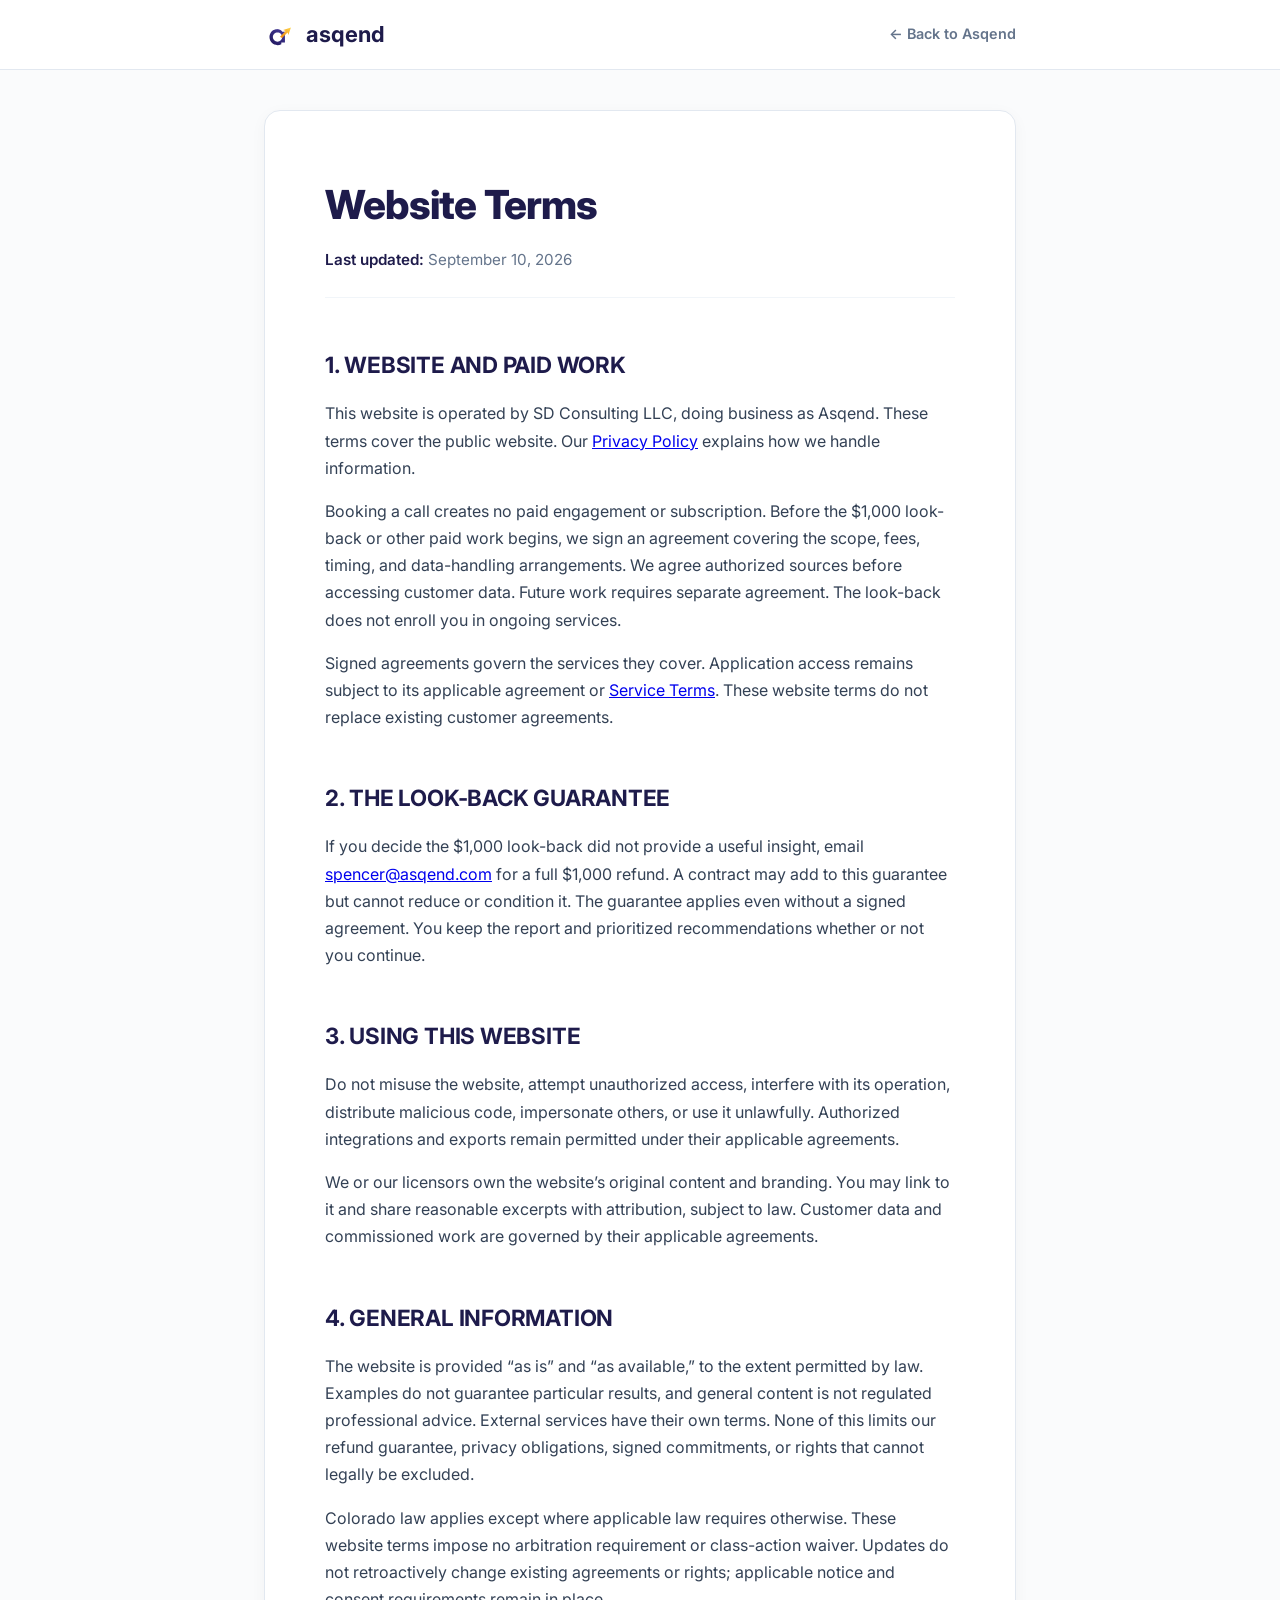
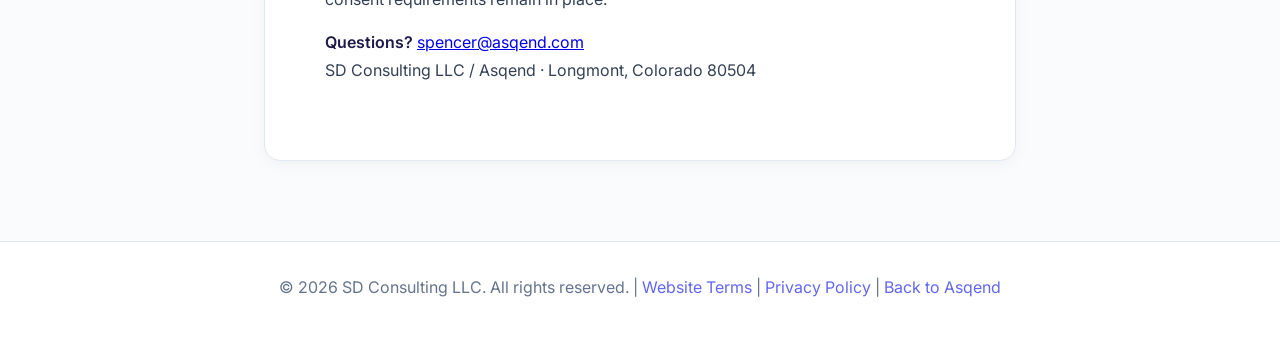
<file: website-terms-2026-09-10.html>
<!DOCTYPE html>
<html lang="en">
<head>
    <meta charset="UTF-8">
    <meta name="viewport" content="width=device-width, initial-scale=1.0">
    <title>Website Terms — Asqend</title>
    <meta name="description" content="Terms for using the Asqend website. Paid engagements are separately agreed.">
    <link rel="icon" type="image/svg+xml" href="/favicon.svg">
    <link href="https://fonts.googleapis.com/css2?family=Inter:wght@400;500;600;700;800&amp;display=swap" rel="stylesheet">

    <style>
        * { margin: 0; padding: 0; box-sizing: border-box; }
        body {
            font-family: 'Inter', -apple-system, sans-serif;
            line-height: 1.7;
            color: #334155;
            background: #FAFBFC;
            overflow-wrap: anywhere;
        }
        .container { max-width: 800px; margin: 0 auto; padding: 0 24px; }

        /* Header */
        header {
            background: white;
            padding: 16px 0;
            border-bottom: 1px solid #E2E8F0;
            position: sticky;
            top: 0;
            z-index: 100;
            backdrop-filter: blur(12px);
            background: rgba(255,255,255,0.95);
        }
        nav {
            display: flex;
            justify-content: space-between;
            gap: 16px;
            align-items: center;
            max-width: 800px;
            margin: 0 auto;
            padding: 0 24px;
        }
        .logo {
            display: flex;
            align-items: center;
            gap: 10px;
            font-weight: 700;
            font-size: 22px;
            color: #1E1B4B;
            text-decoration: none;
        }
        .nav-back {
            color: #64748B;
            text-decoration: none;
            font-weight: 600;
            font-size: 0.9rem;
            transition: color 0.2s;
        }
        .nav-back:hover { color: #1E1B4B; }

        /* Main content */
        .legal-content {
            background: white;
            margin: 40px auto;
            padding: 60px;
            border-radius: 16px;
            border: 1px solid #E2E8F0;
            box-shadow: 0 4px 16px rgba(0,0,0,0.04);
        }

        .legal-title {
            font-size: 2.5rem;
            font-weight: 800;
            color: #1E1B4B;
            margin-bottom: 8px;
            letter-spacing: -0.02em;
        }

        .legal-updated {
            font-size: 0.95rem;
            color: #64748B;
            margin-bottom: 48px;
            padding-bottom: 24px;
            border-bottom: 1px solid #F1F5F9;
        }

        h2 {
            font-size: 1.4rem;
            font-weight: 700;
            color: #1E1B4B;
            margin: 48px 0 16px 0;
            letter-spacing: -0.01em;
        }

        h3 {
            font-size: 1.1rem;
            font-weight: 600;
            color: #374151;
            margin: 32px 0 12px 0;
        }

        h4 {
            font-size: 1rem;
            font-weight: 600;
            color: #374151;
            margin: 24px 0 8px 0;
        }

        p {
            margin-bottom: 16px;
            font-size: 1rem;
        }

        p strong {
            color: #1E1B4B;
            font-weight: 600;
        }

        ul {
            margin: 16px 0;
            padding-left: 24px;
        }

        li {
            margin-bottom: 8px;
        }

        .warning {
            background: #FEF3C7;
            border: 1px solid #F59E0B;
            border-radius: 8px;
            padding: 16px;
            margin: 24px 0;
        }

        .warning p {
            margin: 0;
            color: #92400E;
            font-weight: 600;
        }

        .important {
            background: #FEE2E2;
            border: 1px solid #F87171;
            border-radius: 8px;
            padding: 16px;
            margin: 24px 0;
        }

        .important p {
            margin: 0;
            color: #991B1B;
            font-weight: 600;
        }

        /* Footer */
        footer {
            background: white;
            border-top: 1px solid #E2E8F0;
            padding: 32px 0;
            margin-top: 80px;
        }

        .footer-content {
            text-align: center;
            font-size: 0.85rem;
            color: #64748B;
        }

        .footer-content a {
            color: #6366F1;
            text-decoration: none;
        }

        .footer-content a:hover {
            text-decoration: underline;
        }

        @media (max-width: 768px) {
            .legal-content {
                margin: 20px auto;
                padding: 32px 24px;
            }
            .legal-title {
                font-size: 2rem;
            }
        }
    .policy-history{margin-top:24px;padding:16px;border:1px solid #E2E8F0;border-radius:8px}.policy-history summary{cursor:pointer;font-weight:600}.policy-history p{margin:16px 0 0}
</style>
</head>
<body>
    <header>
        <nav>
            <a href="/" class="logo">
                <img src="/assets/asqend-icon.svg" alt="" width="32" height="32"><span>asqend</span>
            </a>
            <a href="/" class="nav-back">← Back to Asqend</a>
        </nav>
    </header>

    <div class="container">
        <div class="legal-content">
            <h1 class="legal-title">Website Terms</h1>
<p class="legal-updated"><strong>Last updated:</strong> September 10, 2026</p>
<h2>1. WEBSITE AND PAID WORK</h2>
<p>This website is operated by SD Consulting LLC, doing business as Asqend. These terms cover the public website. Our <a href="/privacy.html">Privacy Policy</a> explains how we handle information.</p>
<p>Booking a call creates no paid engagement or subscription. Before the $1,000 look-back or other paid work begins, we sign an agreement covering the scope, fees, timing, and data-handling arrangements. We agree authorized sources before accessing customer data. Future work requires separate agreement. The look-back does not enroll you in ongoing services.</p>
<p>Signed agreements govern the services they cover. Application access remains subject to its applicable agreement or <a href="/terms.html">Service Terms</a>. These website terms do not replace existing customer agreements.</p>
<h2>2. THE LOOK-BACK GUARANTEE</h2>
<p>If you decide the $1,000 look-back did not provide a useful insight, email <a href="mailto:spencer@asqend.com">spencer@asqend.com</a> for a full $1,000 refund. A contract may add to this guarantee but cannot reduce or condition it. The guarantee applies even without a signed agreement. You keep the report and prioritized recommendations whether or not you continue.</p>
<h2>3. USING THIS WEBSITE</h2>
<p>Do not misuse the website, attempt unauthorized access, interfere with its operation, distribute malicious code, impersonate others, or use it unlawfully. Authorized integrations and exports remain permitted under their applicable agreements.</p>
<p>We or our licensors own the website’s original content and branding. You may link to it and share reasonable excerpts with attribution, subject to law. Customer data and commissioned work are governed by their applicable agreements.</p>
<h2>4. GENERAL INFORMATION</h2>
<p>The website is provided “as is” and “as available,” to the extent permitted by law. Examples do not guarantee particular results, and general content is not regulated professional advice. External services have their own terms. None of this limits our refund guarantee, privacy obligations, signed commitments, or rights that cannot legally be excluded.</p>
<p>Colorado law applies except where applicable law requires otherwise. These website terms impose no arbitration requirement or class-action waiver. Updates do not retroactively change existing agreements or rights; applicable notice and consent requirements remain in place.</p>
<p><strong>Questions?</strong> <a href="mailto:spencer@asqend.com">spencer@asqend.com</a><br>SD Consulting LLC / Asqend · Longmont, Colorado 80504</p>
        </div>
    </div>

    <footer>
        <div class="container">
            <div class="footer-content">
                <p>© 2026 SD Consulting LLC. All rights reserved. |
                <a href="/website-terms.html">Website Terms</a> |
                <a href="/privacy.html">Privacy Policy</a> |
                <a href="/">Back to Asqend</a></p>
            </div>
        </div>
    </footer>
</body>
</html>
</file>
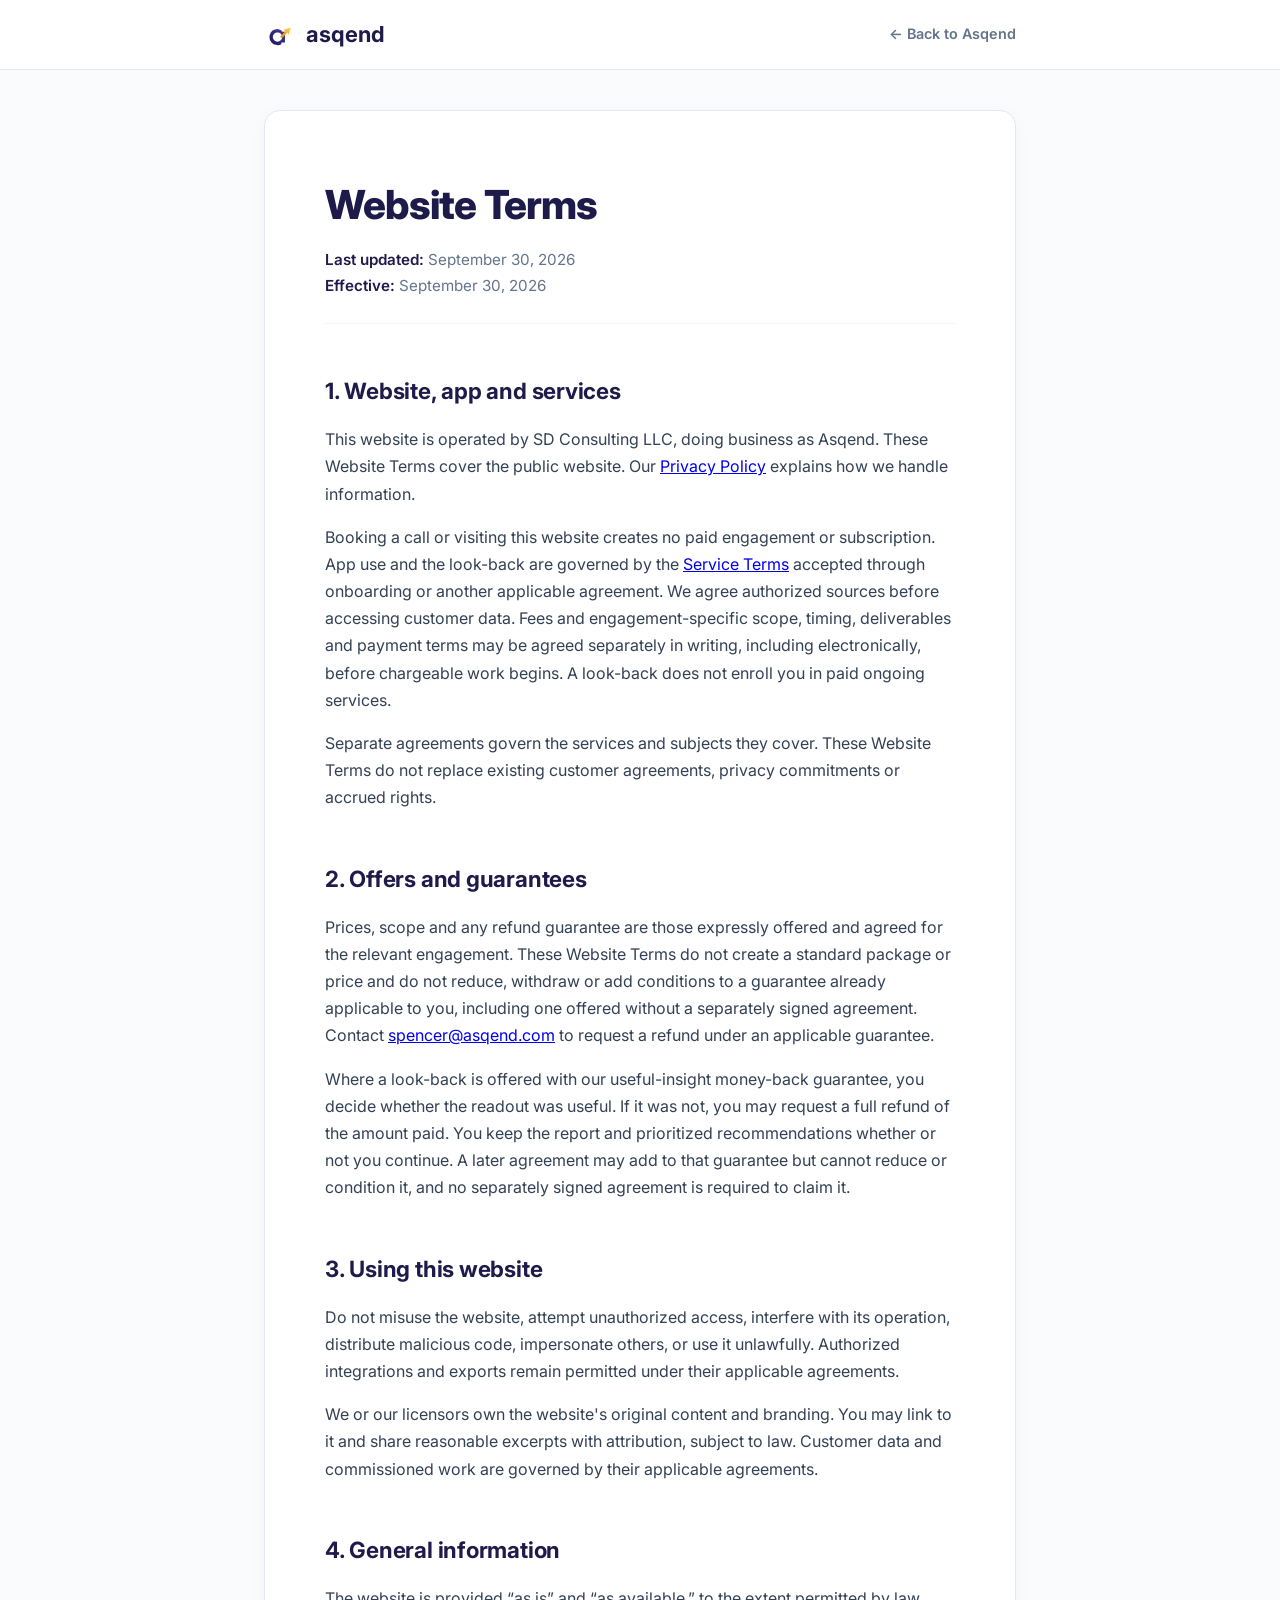
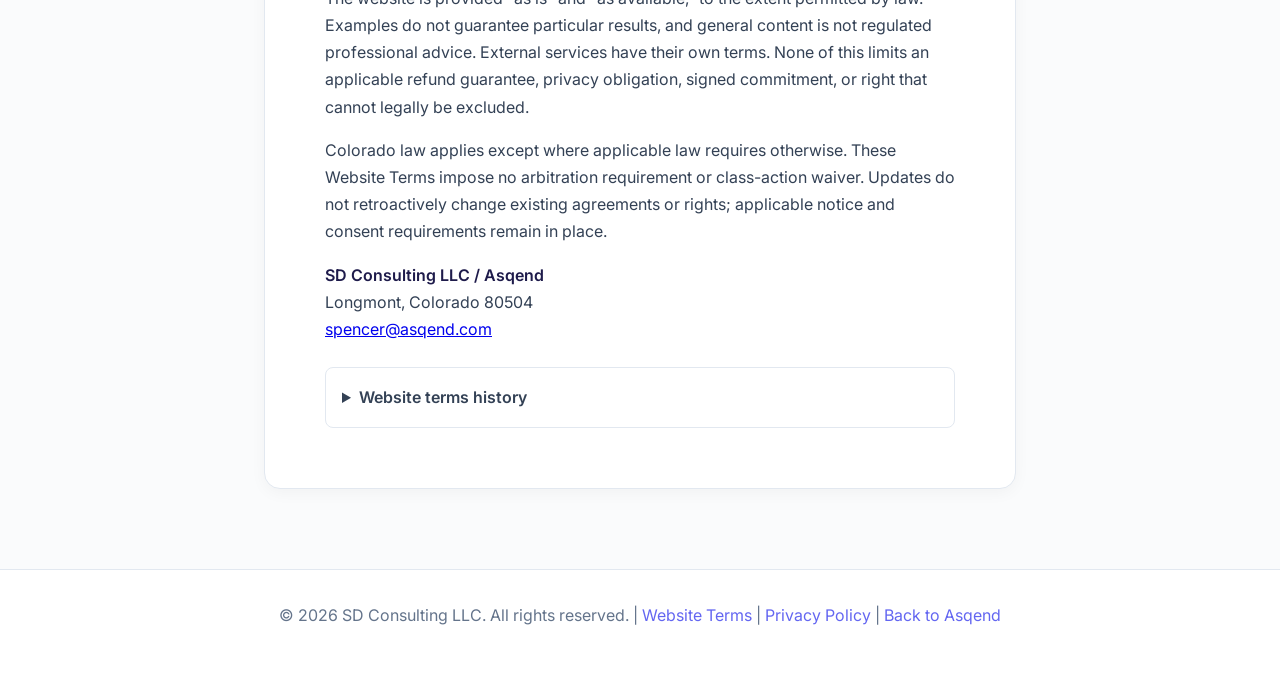
<file: website-terms-2026-09-30.html>
<!DOCTYPE html>
<html lang="en">
<head>
    <meta charset="UTF-8">
    <meta name="viewport" content="width=device-width, initial-scale=1.0">
    <title>Website Terms — Asqend</title>
    <meta name="description" content="Terms for using the Asqend website. Paid engagements are separately agreed.">
    <link rel="icon" type="image/svg+xml" href="/favicon.svg">
    <link href="https://fonts.googleapis.com/css2?family=Inter:wght@400;500;600;700;800&amp;display=swap" rel="stylesheet">

    <style>
        * { margin: 0; padding: 0; box-sizing: border-box; }
        body {
            font-family: 'Inter', -apple-system, sans-serif;
            line-height: 1.7;
            color: #334155;
            background: #FAFBFC;
            overflow-wrap: anywhere;
        }
        .container { max-width: 800px; margin: 0 auto; padding: 0 24px; }

        /* Header */
        header {
            background: white;
            padding: 16px 0;
            border-bottom: 1px solid #E2E8F0;
            position: sticky;
            top: 0;
            z-index: 100;
            backdrop-filter: blur(12px);
            background: rgba(255,255,255,0.95);
        }
        nav {
            display: flex;
            justify-content: space-between;
            gap: 16px;
            align-items: center;
            max-width: 800px;
            margin: 0 auto;
            padding: 0 24px;
        }
        .logo {
            display: flex;
            align-items: center;
            gap: 10px;
            font-weight: 700;
            font-size: 22px;
            color: #1E1B4B;
            text-decoration: none;
        }
        .nav-back {
            color: #64748B;
            text-decoration: none;
            font-weight: 600;
            font-size: 0.9rem;
            transition: color 0.2s;
        }
        .nav-back:hover { color: #1E1B4B; }

        /* Main content */
        .legal-content {
            background: white;
            margin: 40px auto;
            padding: 60px;
            border-radius: 16px;
            border: 1px solid #E2E8F0;
            box-shadow: 0 4px 16px rgba(0,0,0,0.04);
        }

        .legal-title {
            font-size: 2.5rem;
            font-weight: 800;
            color: #1E1B4B;
            margin-bottom: 8px;
            letter-spacing: -0.02em;
        }

        .legal-updated {
            font-size: 0.95rem;
            color: #64748B;
            margin-bottom: 48px;
            padding-bottom: 24px;
            border-bottom: 1px solid #F1F5F9;
        }

        h2 {
            font-size: 1.4rem;
            font-weight: 700;
            color: #1E1B4B;
            margin: 48px 0 16px 0;
            letter-spacing: -0.01em;
        }

        h3 {
            font-size: 1.1rem;
            font-weight: 600;
            color: #374151;
            margin: 32px 0 12px 0;
        }

        h4 {
            font-size: 1rem;
            font-weight: 600;
            color: #374151;
            margin: 24px 0 8px 0;
        }

        p {
            margin-bottom: 16px;
            font-size: 1rem;
        }

        p strong {
            color: #1E1B4B;
            font-weight: 600;
        }

        ul {
            margin: 16px 0;
            padding-left: 24px;
        }

        li {
            margin-bottom: 8px;
        }

        .warning {
            background: #FEF3C7;
            border: 1px solid #F59E0B;
            border-radius: 8px;
            padding: 16px;
            margin: 24px 0;
        }

        .warning p {
            margin: 0;
            color: #92400E;
            font-weight: 600;
        }

        .important {
            background: #FEE2E2;
            border: 1px solid #F87171;
            border-radius: 8px;
            padding: 16px;
            margin: 24px 0;
        }

        .important p {
            margin: 0;
            color: #991B1B;
            font-weight: 600;
        }

        /* Footer */
        footer {
            background: white;
            border-top: 1px solid #E2E8F0;
            padding: 32px 0;
            margin-top: 80px;
        }

        .footer-content {
            text-align: center;
            font-size: 0.85rem;
            color: #64748B;
        }

        .footer-content a {
            color: #6366F1;
            text-decoration: none;
        }

        .footer-content a:hover {
            text-decoration: underline;
        }

        @media (max-width: 768px) {
            .legal-content {
                margin: 20px auto;
                padding: 32px 24px;
            }
            .legal-title {
                font-size: 2rem;
            }
        }
    .policy-history{margin-top:24px;padding:16px;border:1px solid #E2E8F0;border-radius:8px}.policy-history summary{cursor:pointer;font-weight:600}.policy-history p{margin:16px 0 0}
</style>
</head>
<body>
    <header>
        <nav>
            <a href="/" class="logo">
                <img src="/assets/asqend-icon.svg" alt="" width="32" height="32"><span>asqend</span>
            </a>
            <a href="/" class="nav-back">← Back to Asqend</a>
        </nav>
    </header>

    <div class="container">
        <div class="legal-content">
            <h1 class="legal-title">Website Terms</h1>
<p class="legal-updated"><strong>Last updated:</strong> September 30, 2026<br><strong>Effective:</strong> September 30, 2026</p>
<h2>1. Website, app and services</h2>
<p>This website is operated by SD Consulting LLC, doing business as Asqend. These Website Terms cover the public website. Our <a href="/privacy.html">Privacy Policy</a> explains how we handle information.</p>
<p>Booking a call or visiting this website creates no paid engagement or subscription. App use and the look-back are governed by the <a href="/terms.html">Service Terms</a> accepted through onboarding or another applicable agreement. We agree authorized sources before accessing customer data. Fees and engagement-specific scope, timing, deliverables and payment terms may be agreed separately in writing, including electronically, before chargeable work begins. A look-back does not enroll you in paid ongoing services.</p>
<p>Separate agreements govern the services and subjects they cover. These Website Terms do not replace existing customer agreements, privacy commitments or accrued rights.</p>
<h2>2. Offers and guarantees</h2>
<p>Prices, scope and any refund guarantee are those expressly offered and agreed for the relevant engagement. These Website Terms do not create a standard package or price and do not reduce, withdraw or add conditions to a guarantee already applicable to you, including one offered without a separately signed agreement. Contact <a href="mailto:spencer@asqend.com">spencer@asqend.com</a> to request a refund under an applicable guarantee.</p>
<p>Where a look-back is offered with our useful-insight money-back guarantee, you decide whether the readout was useful. If it was not, you may request a full refund of the amount paid. You keep the report and prioritized recommendations whether or not you continue. A later agreement may add to that guarantee but cannot reduce or condition it, and no separately signed agreement is required to claim it.</p>
<h2>3. Using this website</h2>
<p>Do not misuse the website, attempt unauthorized access, interfere with its operation, distribute malicious code, impersonate others, or use it unlawfully. Authorized integrations and exports remain permitted under their applicable agreements.</p>
<p>We or our licensors own the website's original content and branding. You may link to it and share reasonable excerpts with attribution, subject to law. Customer data and commissioned work are governed by their applicable agreements.</p>
<h2>4. General information</h2>
<p>The website is provided “as is” and “as available,” to the extent permitted by law. Examples do not guarantee particular results, and general content is not regulated professional advice. External services have their own terms. None of this limits an applicable refund guarantee, privacy obligation, signed commitment, or right that cannot legally be excluded.</p>
<p>Colorado law applies except where applicable law requires otherwise. These Website Terms impose no arbitration requirement or class-action waiver. Updates do not retroactively change existing agreements or rights; applicable notice and consent requirements remain in place.</p>
<p><strong>SD Consulting LLC / Asqend</strong><br>Longmont, Colorado 80504<br><a href="mailto:spencer@asqend.com">spencer@asqend.com</a></p>
<details class="policy-history"><summary>Website terms history</summary><ul>
<li><a href="/website-terms-2026-09-10.html">September 10, 2026</a></li>
</ul></details>
        </div>
    </div>

    <footer>
        <div class="container">
            <div class="footer-content">
                <p>© 2026 SD Consulting LLC. All rights reserved. |
                <a href="/website-terms.html">Website Terms</a> |
                <a href="/privacy.html">Privacy Policy</a> |
                <a href="/">Back to Asqend</a></p>
            </div>
        </div>
    </footer>
</body>
</html>
</file>
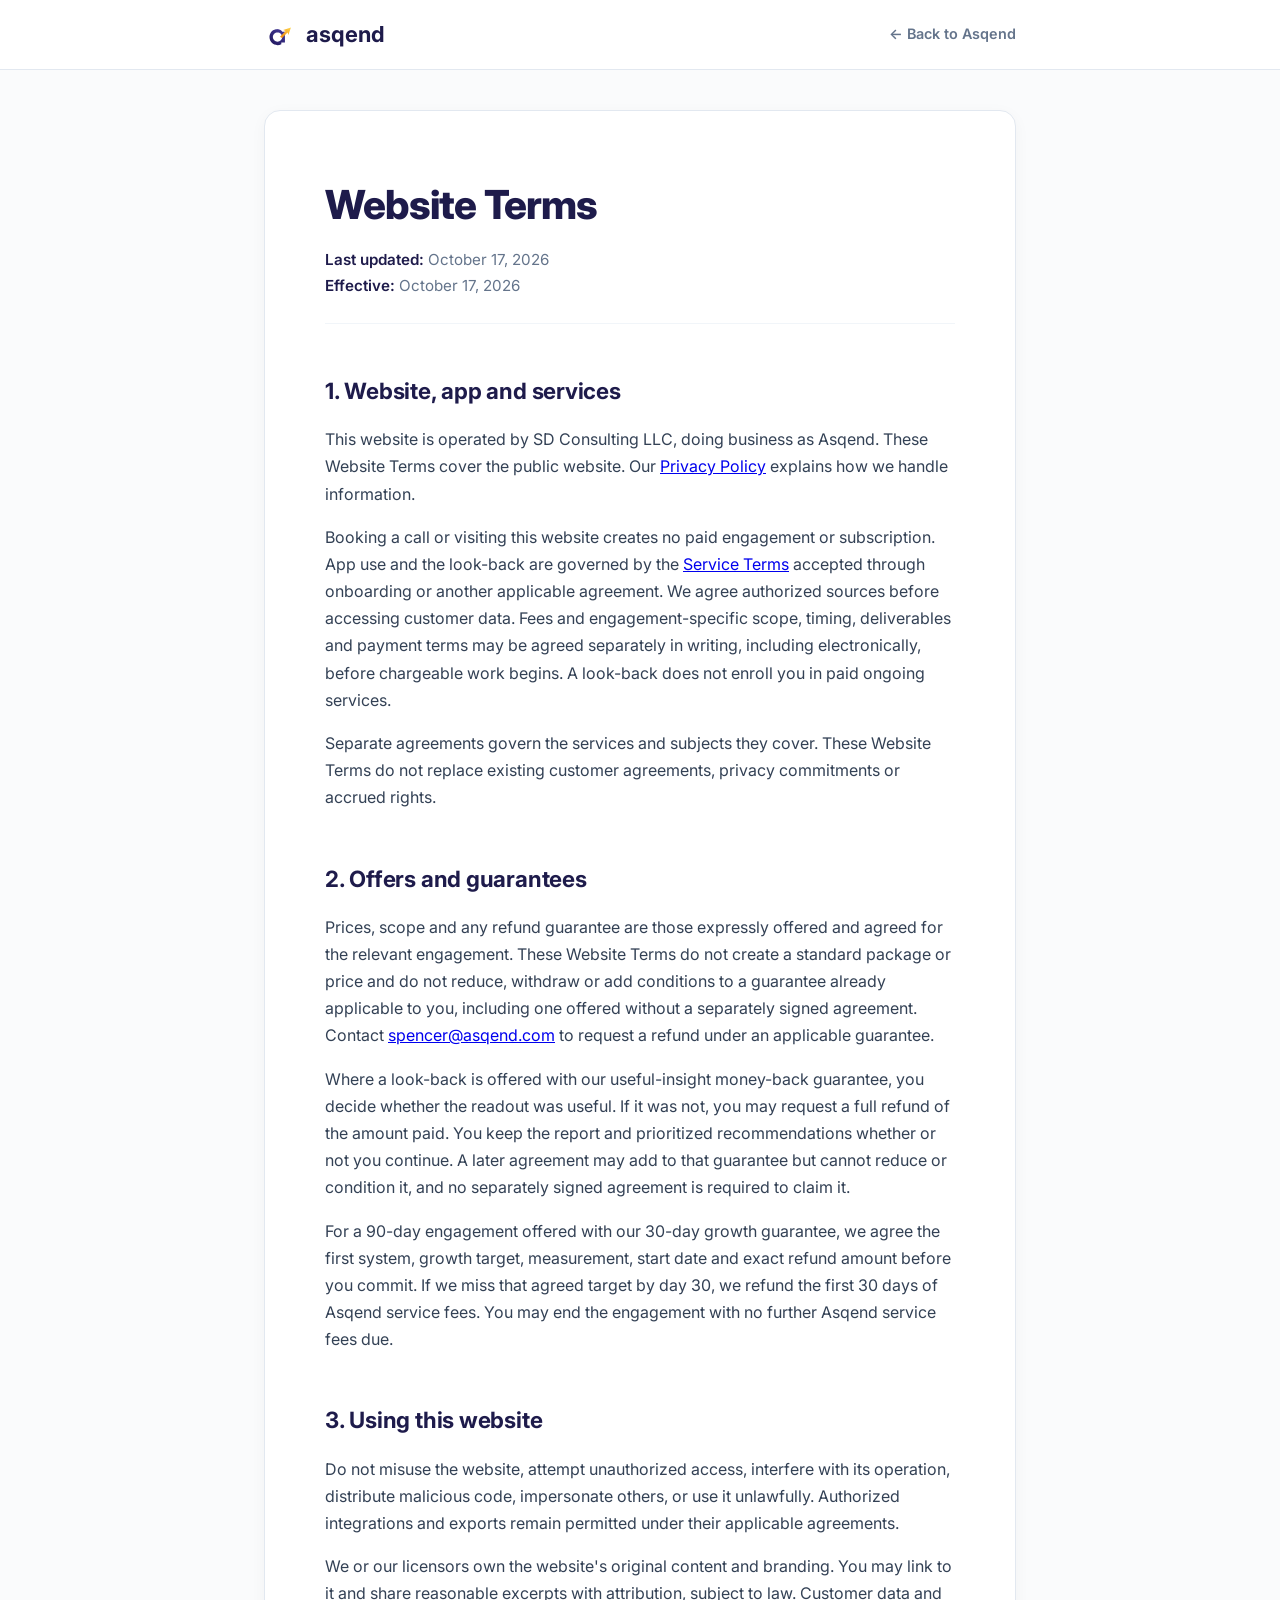
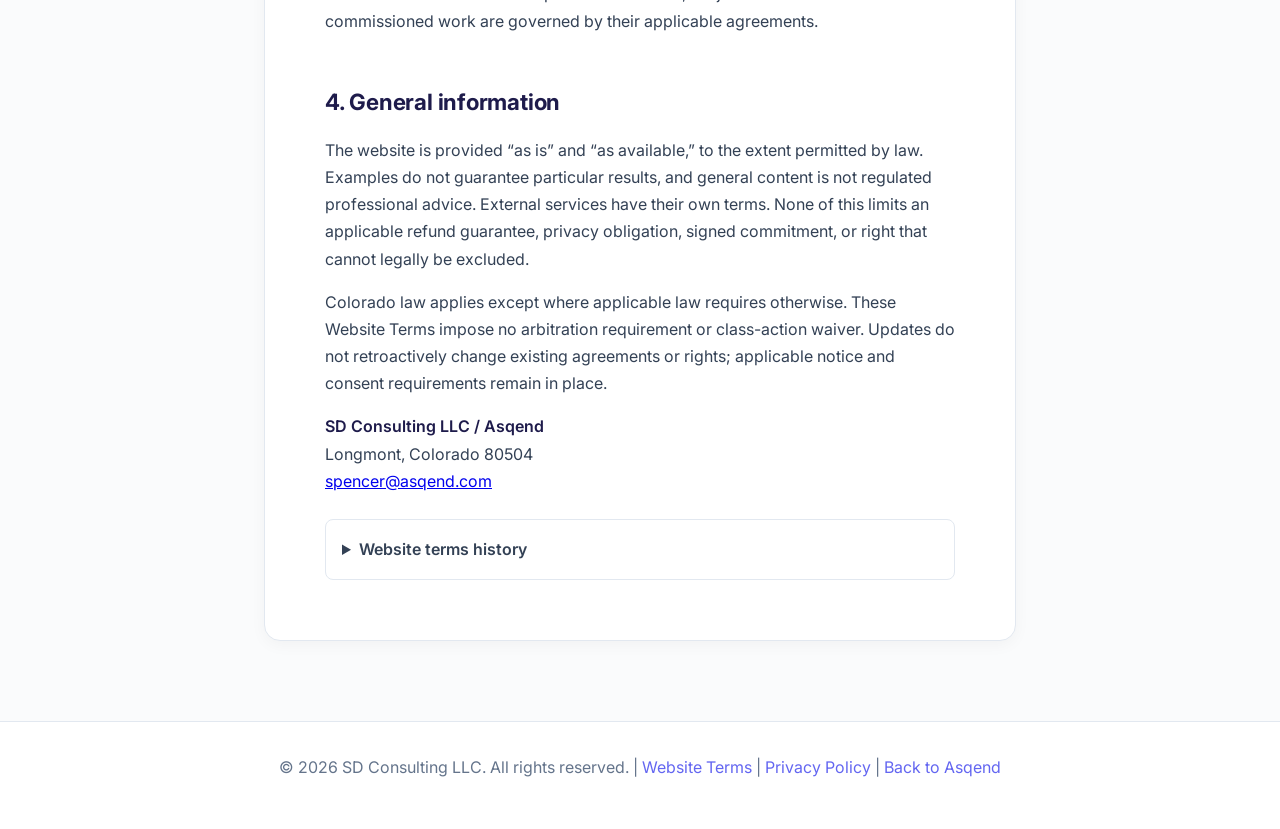
<file: website-terms.html>
<!DOCTYPE html>
<html lang="en">
<head>
    <meta charset="UTF-8">
    <meta name="viewport" content="width=device-width, initial-scale=1.0">
    <title>Website Terms — Asqend</title>
    <meta name="description" content="Terms for using the Asqend website. Paid engagements are separately agreed.">
    <link rel="icon" type="image/svg+xml" href="/favicon.svg">
    <link href="https://fonts.googleapis.com/css2?family=Inter:wght@400;500;600;700;800&amp;display=swap" rel="stylesheet">

    <style>
        * { margin: 0; padding: 0; box-sizing: border-box; }
        body {
            font-family: 'Inter', -apple-system, sans-serif;
            line-height: 1.7;
            color: #334155;
            background: #FAFBFC;
            overflow-wrap: anywhere;
        }
        .container { max-width: 800px; margin: 0 auto; padding: 0 24px; }

        /* Header */
        header {
            background: white;
            padding: 16px 0;
            border-bottom: 1px solid #E2E8F0;
            position: sticky;
            top: 0;
            z-index: 100;
            backdrop-filter: blur(12px);
            background: rgba(255,255,255,0.95);
        }
        nav {
            display: flex;
            justify-content: space-between;
            gap: 16px;
            align-items: center;
            max-width: 800px;
            margin: 0 auto;
            padding: 0 24px;
        }
        .logo {
            display: flex;
            align-items: center;
            gap: 10px;
            font-weight: 700;
            font-size: 22px;
            color: #1E1B4B;
            text-decoration: none;
        }
        .nav-back {
            color: #64748B;
            text-decoration: none;
            font-weight: 600;
            font-size: 0.9rem;
            transition: color 0.2s;
        }
        .nav-back:hover { color: #1E1B4B; }

        /* Main content */
        .legal-content {
            background: white;
            margin: 40px auto;
            padding: 60px;
            border-radius: 16px;
            border: 1px solid #E2E8F0;
            box-shadow: 0 4px 16px rgba(0,0,0,0.04);
        }

        .legal-title {
            font-size: 2.5rem;
            font-weight: 800;
            color: #1E1B4B;
            margin-bottom: 8px;
            letter-spacing: -0.02em;
        }

        .legal-updated {
            font-size: 0.95rem;
            color: #64748B;
            margin-bottom: 48px;
            padding-bottom: 24px;
            border-bottom: 1px solid #F1F5F9;
        }

        h2 {
            font-size: 1.4rem;
            font-weight: 700;
            color: #1E1B4B;
            margin: 48px 0 16px 0;
            letter-spacing: -0.01em;
        }

        h3 {
            font-size: 1.1rem;
            font-weight: 600;
            color: #374151;
            margin: 32px 0 12px 0;
        }

        h4 {
            font-size: 1rem;
            font-weight: 600;
            color: #374151;
            margin: 24px 0 8px 0;
        }

        p {
            margin-bottom: 16px;
            font-size: 1rem;
        }

        p strong {
            color: #1E1B4B;
            font-weight: 600;
        }

        ul {
            margin: 16px 0;
            padding-left: 24px;
        }

        li {
            margin-bottom: 8px;
        }

        .warning {
            background: #FEF3C7;
            border: 1px solid #F59E0B;
            border-radius: 8px;
            padding: 16px;
            margin: 24px 0;
        }

        .warning p {
            margin: 0;
            color: #92400E;
            font-weight: 600;
        }

        .important {
            background: #FEE2E2;
            border: 1px solid #F87171;
            border-radius: 8px;
            padding: 16px;
            margin: 24px 0;
        }

        .important p {
            margin: 0;
            color: #991B1B;
            font-weight: 600;
        }

        /* Footer */
        footer {
            background: white;
            border-top: 1px solid #E2E8F0;
            padding: 32px 0;
            margin-top: 80px;
        }

        .footer-content {
            text-align: center;
            font-size: 0.85rem;
            color: #64748B;
        }

        .footer-content a {
            color: #6366F1;
            text-decoration: none;
        }

        .footer-content a:hover {
            text-decoration: underline;
        }

        @media (max-width: 768px) {
            .legal-content {
                margin: 20px auto;
                padding: 32px 24px;
            }
            .legal-title {
                font-size: 2rem;
            }
        }
    .policy-history{margin-top:24px;padding:16px;border:1px solid #E2E8F0;border-radius:8px}.policy-history summary{cursor:pointer;font-weight:600}.policy-history p{margin:16px 0 0}
</style>
</head>
<body>
    <header>
        <nav>
            <a href="/" class="logo">
                <img src="/assets/asqend-icon.svg" alt="" width="32" height="32"><span>asqend</span>
            </a>
            <a href="/" class="nav-back">← Back to Asqend</a>
        </nav>
    </header>

    <div class="container">
        <div class="legal-content">
            <h1 class="legal-title">Website Terms</h1>
<p class="legal-updated"><strong>Last updated:</strong> October 17, 2026<br><strong>Effective:</strong> October 17, 2026</p>
<h2>1. Website, app and services</h2>
<p>This website is operated by SD Consulting LLC, doing business as Asqend. These Website Terms cover the public website. Our <a href="/privacy.html">Privacy Policy</a> explains how we handle information.</p>
<p>Booking a call or visiting this website creates no paid engagement or subscription. App use and the look-back are governed by the <a href="/terms.html">Service Terms</a> accepted through onboarding or another applicable agreement. We agree authorized sources before accessing customer data. Fees and engagement-specific scope, timing, deliverables and payment terms may be agreed separately in writing, including electronically, before chargeable work begins. A look-back does not enroll you in paid ongoing services.</p>
<p>Separate agreements govern the services and subjects they cover. These Website Terms do not replace existing customer agreements, privacy commitments or accrued rights.</p>
<h2>2. Offers and guarantees</h2>
<p>Prices, scope and any refund guarantee are those expressly offered and agreed for the relevant engagement. These Website Terms do not create a standard package or price and do not reduce, withdraw or add conditions to a guarantee already applicable to you, including one offered without a separately signed agreement. Contact <a href="mailto:spencer@asqend.com">spencer@asqend.com</a> to request a refund under an applicable guarantee.</p>
<p>Where a look-back is offered with our useful-insight money-back guarantee, you decide whether the readout was useful. If it was not, you may request a full refund of the amount paid. You keep the report and prioritized recommendations whether or not you continue. A later agreement may add to that guarantee but cannot reduce or condition it, and no separately signed agreement is required to claim it.</p>
<p>For a 90-day engagement offered with our 30-day growth guarantee, we agree the first system, growth target, measurement, start date and exact refund amount before you commit. If we miss that agreed target by day 30, we refund the first 30 days of Asqend service fees. You may end the engagement with no further Asqend service fees due.</p>
<h2>3. Using this website</h2>
<p>Do not misuse the website, attempt unauthorized access, interfere with its operation, distribute malicious code, impersonate others, or use it unlawfully. Authorized integrations and exports remain permitted under their applicable agreements.</p>
<p>We or our licensors own the website's original content and branding. You may link to it and share reasonable excerpts with attribution, subject to law. Customer data and commissioned work are governed by their applicable agreements.</p>
<h2>4. General information</h2>
<p>The website is provided “as is” and “as available,” to the extent permitted by law. Examples do not guarantee particular results, and general content is not regulated professional advice. External services have their own terms. None of this limits an applicable refund guarantee, privacy obligation, signed commitment, or right that cannot legally be excluded.</p>
<p>Colorado law applies except where applicable law requires otherwise. These Website Terms impose no arbitration requirement or class-action waiver. Updates do not retroactively change existing agreements or rights; applicable notice and consent requirements remain in place.</p>
<p><strong>SD Consulting LLC / Asqend</strong><br>Longmont, Colorado 80504<br><a href="mailto:spencer@asqend.com">spencer@asqend.com</a></p>
<details class="policy-history"><summary>Website terms history</summary><ul>
<li><a href="/website-terms-2026-09-30.html">September 30, 2026</a></li>
<li><a href="/website-terms-2026-09-10.html">September 10, 2026</a></li>
</ul></details>
        </div>
    </div>

    <footer>
        <div class="container">
            <div class="footer-content">
                <p>© 2026 SD Consulting LLC. All rights reserved. |
                <a href="/website-terms.html">Website Terms</a> |
                <a href="/privacy.html">Privacy Policy</a> |
                <a href="/">Back to Asqend</a></p>
            </div>
        </div>
    </footer>
</body>
</html>
</file>
<file: growth-offer.css>
/* Growth guarantee and the 90-day engagement. */
.hero-inner{padding-block:42px 34px}
.hero h1{font-size:68px;margin-bottom:24px}
.hero .power-word{font-size:80px}
.hero .lede{font-size:19px;line-height:1.55;max-width:670px;margin-bottom:24px}
.growth-promise{display:grid;grid-template-columns:78px 1fr 28px;align-items:center;gap:22px;max-width:690px;margin:0 auto 26px;padding:18px 22px;text-align:left;background:#fffefb;border:1px solid #e1d4b4;border-radius:12px;box-shadow:0 5px 18px #60452105;transition:border-color .15s,box-shadow .15s}
.growth-promise:hover{border-color:#bba46b;box-shadow:0 5px 20px #6045210c}
.promise-time{border-right:1px solid #e7dcc5;padding-right:20px;text-align:center;color:var(--purple)}
.promise-time b{display:block;font-size:43px;font-weight:600;letter-spacing:-.06em;line-height:.95}
.promise-time>span{display:block;font-size:11px;line-height:1.2;text-transform:uppercase;letter-spacing:.13em;margin-top:5px}
.promise-copy strong{display:block;font-size:18px;line-height:1.4;font-weight:580;letter-spacing:-.025em}
.promise-copy>span{display:block;font-size:15px;color:var(--purple);margin-top:3px}
.promise-arrow{display:grid;place-items:center;align-self:center;width:28px;height:28px;font-size:22px;color:var(--purple)}
.hero-accountability{font-size:13px;line-height:1.5;color:var(--body);margin-top:18px}
.founder{margin-top:18px}

/* One integrated guarantee and delivery plan. */
.engagement-section{background:var(--cream);border-block:1px solid #ece4d5}
.engagement-inner{padding-block:72px}
.engagement-intro h2{font-size:45px;line-height:1.14;letter-spacing:-.045em}
.engagement-intro h2 em{font-style:normal;color:var(--purple)}
.engagement-agreement{font-size:16px;line-height:1.65;color:var(--body);max-width:84ch;margin-top:22px}
.delivery-plan{margin-top:40px}
.delivery-plan>h3{font-size:17px;line-height:1.4;letter-spacing:-.02em;margin-bottom:18px;font-weight:600}
.delivery-path{display:grid;grid-template-columns:repeat(3,minmax(0,1fr));gap:18px}
.delivery-step{background:#fff;border:1px solid #e5dfd2;border-radius:12px;padding:24px 26px}
.delivery-step .milestone{display:flex;align-items:center;flex-wrap:wrap;gap:10px;min-height:24px;margin-bottom:18px;font-size:11px;line-height:1.4;font-weight:600;letter-spacing:.065em;text-transform:uppercase;color:var(--purple)}
.delivery-step h4{font-size:23px;line-height:1.2;font-weight:550;letter-spacing:-.035em;margin:0 0 13px}
.delivery-step>p:not(.milestone){font-size:15px;line-height:1.65;color:var(--body)}
.delivery-guaranteed{background:var(--purple);border-color:var(--purple);box-shadow:0 10px 24px #49368a12}
.delivery-guaranteed .milestone{color:var(--gold)}
.delivery-guaranteed h4{color:#fff}
.delivery-guaranteed>p:not(.milestone){color:#eee8fa}
.guarantee-tag{font-size:11px;line-height:1.2;letter-spacing:.045em;border:1px solid #ffdf9860;border-radius:4px;padding:4px 6px}
.progress-review{font-size:13px;line-height:1.6;color:var(--body);margin-top:20px}
.engagement-assurance{display:flex;align-items:center;gap:40px;justify-content:space-between;border-top:1px solid #e6ddcc;padding-top:23px;margin-top:28px}
.engagement-assurance>.refund-promise{font-size:16px;line-height:1.65;color:var(--ink);max-width:90ch}
.engagement-assurance>.textlink{flex:none;font-size:13px}
.proof .container{padding-block:64px}
.faq-wrap{gap:50px}
@media(max-width:1100px){
  .site-header nav{gap:20px;font-size:13px}
  .engagement-intro h2{font-size:40px}
  .delivery-step{padding:22px}
  .delivery-step h4{font-size:22px}
}
@media(min-width:761px) and (max-height:740px){
  .hero-inner{padding-top:24px}
  .hero h1{font-size:58px;margin-bottom:20px}
  .hero .power-word{font-size:68px}
  .hero .lede{font-size:18px;margin-bottom:18px}
  .growth-promise{margin-bottom:20px;padding-block:15px}
}
@media(max-width:1000px) and (min-width:761px){
  .hero h1{font-size:62px}.hero .power-word{font-size:74px}
  .delivery-path{gap:14px}
  .delivery-step{padding:20px 18px}
  .delivery-step h4{font-size:21px}
  .delivery-step>p:not(.milestone){font-size:14px}
  .engagement-assurance{gap:24px}
}
@media(max-width:760px){
  .hero-inner{padding-block:32px 30px}
  .hero h1{font-size:39px;margin-bottom:22px}
  .hero .power-word{font-size:51px}
  .hero .lede{font-size:16px;line-height:1.6;margin-bottom:22px;max-width:42ch}
  .hero .eyebrow{font-size:10px;letter-spacing:.035em}
  .growth-promise{grid-template-columns:53px 1fr 16px;gap:13px;padding:16px 13px;margin-bottom:24px;border-radius:10px}
  .promise-time{padding-right:13px}.promise-time b{font-size:34px}.promise-time>span{font-size:9px}
  .promise-copy strong{font-size:15px;line-height:1.35;letter-spacing:-.02em}
  .promise-copy>span{font-size:12px;line-height:1.45;margin-top:5px}
  .promise-arrow{font-size:19px;width:16px}
  .hero .actions{gap:16px}.hero .actions>.button{width:100%;max-width:380px}
  .hero-accountability{font-size:12px;max-width:32ch;margin:18px auto 0}
  .founder{margin-top:20px;flex-direction:row;font-size:11.5px;text-align:left;gap:10px;max-width:320px;margin-inline:auto}
  .founder img{flex-shrink:0}.founder strong{display:block}
}
@media(max-width:760px){
  .engagement-inner{padding-block:48px}
  .engagement-intro h2{font-size:33px;line-height:1.13}
  .engagement-intro h2 br{display:none}
  .engagement-intro h2 em{display:block;margin-top:10px}
  .engagement-agreement{font-size:15px;line-height:1.65;margin-top:20px}
  .delivery-plan{margin-top:28px}
  .delivery-plan>h3{font-size:16px;margin-bottom:16px}
  .delivery-path{grid-template-columns:1fr;gap:14px}
  .delivery-step{padding:22px 24px}
  .delivery-step .milestone{margin-bottom:12px}
  .delivery-step h4{font-size:23px;margin-bottom:10px}
  .delivery-step>p:not(.milestone){font-size:15px}
  .progress-review{font-size:13px;margin-top:18px}
  .engagement-assurance{flex-direction:column;align-items:flex-start;gap:16px;padding-top:22px;margin-top:24px}
  .engagement-assurance>.refund-promise{font-size:15px}
  .proof .container{padding-block:48px}
}
@media(max-width:370px){.hero h1{font-size:34px}.hero .power-word{font-size:46px}.promise-copy strong{font-size:14px}.growth-promise{gap:10px;grid-template-columns:48px 1fr 12px}.hero .eyebrow{font-size:8.5px}}
@media(prefers-reduced-motion:reduce){html{scroll-behavior:auto}.growth-promise{transition:none}}
</file>
<file: sales-growth.css>
/* Two illustrative sales workflows, within the first 30 days. */
.sales-growth>.section{padding-block:84px}
.sales-intro{display:grid;grid-template-columns:1.06fr 1fr;gap:70px;align-items:end}
.sales-intro h2{font-size:54px;line-height:1.06}
.sales-intro h2 em{font-style:normal;color:var(--purple)}
.sales-intro-copy>p:first-child{font-size:22px;line-height:1.45;letter-spacing:-.025em;color:var(--ink);font-weight:520}
.sales-intro-copy>p+p{font-size:16px;color:var(--body);line-height:1.65;margin-top:14px}
.example-label{font-size:13px;color:#6d657a;margin-top:36px;padding-bottom:16px;border-bottom:1px solid #ded6e8}
.deal-example{display:grid;grid-template-columns:.92fr 1.08fr;gap:72px;align-items:start;padding-block:42px}
.deal-example+.deal-example{border-top:1px solid #ded6e8;padding-top:48px}
.example-index{display:block;font-size:11px;font-weight:650;letter-spacing:.06em;text-transform:uppercase;color:var(--purple);margin-bottom:16px}
.deal-story h3{font-size:33px;line-height:1.12;letter-spacing:-.04em;max-width:20ch}
.deal-story>p{font-size:16px;line-height:1.7;color:var(--body);margin-top:20px}
.rep-payoff{margin-top:25px;padding-left:18px;border-left:3px solid #c9af59}
.rep-payoff span{display:block;font-size:11px;color:var(--body);margin-bottom:7px;text-transform:uppercase;letter-spacing:.06em}
.rep-payoff strong{font-size:18px;line-height:1.5;letter-spacing:-.02em;font-weight:550}
.opportunity-brief{background:#fff;border:1px solid #d3c7e4;border-radius:15px;overflow:hidden;box-shadow:0 18px 40px #49368a0b}
.brief-heading{display:flex;justify-content:space-between;align-items:center;gap:14px;padding:15px 24px;background:var(--purple);color:#fff;font-size:12px;font-weight:550}
.brief-kind{font-size:11px;font-weight:500;color:var(--gold);border:1px solid #ffdf9850;padding:4px 7px;border-radius:4px;white-space:nowrap}
.brief-account{display:flex;gap:12px;align-items:center;margin:24px 24px 0;padding-bottom:20px;border-bottom:1px solid var(--line)}
.account-mark{display:grid;place-items:center;width:42px;height:42px;flex:none;background:var(--lav);color:var(--purple);border:1px solid #e4dcee;border-radius:10px;font-size:20px;font-weight:600}
.brief-account h4{font-size:20px;letter-spacing:-.03em;line-height:1.3;margin:0 0 4px;font-weight:600}
.brief-account p{font-size:12px;color:var(--body)}
.brief-evidence{margin:0;padding:6px 24px 0}
.brief-evidence>div{display:grid;grid-template-columns:100px 1fr;gap:14px;padding:14px 0;border-bottom:1px solid #eeebf3}
.brief-evidence>div:last-child{border:0}
.brief-evidence dt{font-size:12px;font-weight:600;color:var(--purple);padding-top:3px}
.brief-evidence dd{margin:0;font-size:14px;line-height:1.55;color:var(--body)}
.recommended-move{margin:8px 24px 20px;background:#fffcf5;border:1px solid #e9dfc4;border-radius:8px;padding:15px 17px}
.recommended-move>span{display:block;font-size:11px;font-weight:650;letter-spacing:.045em;text-transform:uppercase;color:#786029;margin-bottom:7px}
.recommended-move p{font-size:15px;line-height:1.6;color:var(--ink)}
.rep-decision{display:flex;gap:9px;align-items:flex-start;padding:15px 24px;background:#faf8fc;border-top:1px solid var(--line);font-size:13px;line-height:1.6;color:var(--purple)}
.rep-decision>span{font-size:14px;flex:none}
.signal-sources{display:grid;grid-template-columns:1fr 1fr;gap:20px 18px;margin-top:28px}
.signal-sources>li{display:flex;gap:10px;align-items:flex-start}
.signal-sources>li>span{display:grid;place-items:center;flex:none;width:26px;height:26px;border:1px solid #dcd2e7;border-radius:6px;background:#faf8fd;color:var(--purple);font-size:13px;font-weight:650;line-height:1}
.signal-sources strong{font-size:14px;font-weight:600;line-height:1.5}
.signal-sources p{font-size:13.5px;line-height:1.55;color:var(--body);margin-top:4px}
.sales-bottom{display:flex;justify-content:space-between;gap:44px;align-items:center;border-top:1px solid #ded6e8;margin-top:6px;padding-top:28px}
.sales-bottom>p{font-size:14px;line-height:1.6;color:var(--body);max-width:52ch}
.sales-bottom>.button{flex-shrink:0;font-size:14px}
.start-now{background:var(--deep);color:#fff}
.urgency-row{position:relative;padding-block:70px 54px;max-width:810px}
.start-now .eyebrow{color:var(--gold)}
.urgency-row h2{font-size:46px;line-height:1.1;color:#fff}
.urgency-row>p:not(.eyebrow){font-size:17px;color:#d9cfea;line-height:1.65;max-width:66ch;margin-top:22px}
.urgency-row>p.urgency-payoff{color:var(--gold);font-size:19px;font-weight:500;letter-spacing:-.01em}
.easy-start{display:grid;grid-template-columns:1fr 1.1fr;gap:80px;padding-block:48px 72px;border-top:1px solid #ffffff24}
.easy-intro h2{font-size:36px;line-height:1.12;color:#fff}
.easy-intro>p:not(.eyebrow){font-size:16px;line-height:1.7;color:#d9cfea;max-width:35ch;margin-top:20px}
.easy-intro>.button{width:auto;max-width:100%;font-size:15px;margin-top:28px;padding:16px 24px;min-height:52px}
.easy-steps>div{display:flex;align-items:flex-start;gap:18px;padding-block:0 24px}
.easy-steps>div+div{border-top:1px solid #ffffff24;padding-top:22px}
.easy-steps>div:last-child{padding-bottom:0}
.easy-number{font-size:11px;color:var(--gold);padding-top:3px;font-weight:600;flex:none}
.easy-steps h3{font-size:18px;letter-spacing:-.025em;color:#fff}
.easy-steps p{font-size:14px;line-height:1.7;color:#d9cfea;margin-top:8px}
@media(max-width:1100px){
  .sales-intro{gap:40px}.sales-intro h2{font-size:46px}
  .deal-example{gap:36px}.deal-story h3{font-size:30px}
  .brief-evidence>div{grid-template-columns:85px 1fr;gap:10px}
  .easy-start{gap:42px}
}
@media(max-width:1000px) and (min-width:761px){
  .sales-intro{grid-template-columns:1fr;gap:24px}
  .sales-intro h2 br{display:none}
  .sales-intro-copy{max-width:620px}
  .deal-example{grid-template-columns:1fr;gap:28px}
  .deal-story{max-width:620px}
  .deal-story h3{max-width:26ch}
  .opportunity-brief{max-width:620px;width:100%}
  .sales-bottom{align-items:flex-start;flex-direction:column;gap:22px}
  .easy-start{gap:32px}
}
@media(max-width:760px){
  .sales-growth>.section{padding-block:48px}
  .sales-intro{grid-template-columns:1fr;gap:20px}
  .sales-intro h2{font-size:38px}.sales-intro h2 br{display:none}
  .sales-intro-copy>p:first-child{font-size:20px;line-height:1.45}
  .sales-intro-copy>p+p{font-size:15px;margin-top:12px}
  .example-label{font-size:12px;line-height:1.6;margin-top:24px;padding-bottom:16px}
  .deal-example{grid-template-columns:1fr;gap:26px;padding-block:30px}
  .deal-example+.deal-example{padding-top:32px}
  .deal-story h3{font-size:29px;max-width:24ch}
  .deal-story>p{font-size:15px;margin-top:16px}
  .rep-payoff{margin-top:20px}.rep-payoff strong{font-size:16px}
  .brief-heading{padding:14px 18px;font-size:11px;gap:10px}
  .brief-kind{font-size:11px}
  .brief-account{margin:20px 18px 0;padding-bottom:16px}
  .brief-account h4{font-size:19px}
  .brief-evidence{padding:4px 18px 0}
  .brief-evidence>div{grid-template-columns:80px 1fr;gap:12px;padding-block:13px}
  .brief-evidence dd{font-size:13.5px;line-height:1.55}
  .brief-evidence dt{font-size:12px}
  .recommended-move{margin:8px 18px 18px;padding:14px}
  .recommended-move p{font-size:14px}
  .rep-decision{padding:14px 18px;font-size:12.5px}
  .signal-sources{gap:18px;margin-top:24px}
  .sales-bottom{flex-direction:column;align-items:stretch;gap:20px;padding-top:24px;margin-top:0}
  .sales-bottom>.button{width:100%;font-size:14px}
  .urgency-row{padding-block:48px 34px}
  .urgency-row h2{font-size:34px}.urgency-row h2 br{display:none}
  .urgency-row>p:not(.eyebrow){font-size:16px;margin-top:20px}
  .urgency-row>p.urgency-payoff{font-size:17px}
  .easy-start{grid-template-columns:1fr;gap:28px;padding-block:34px 48px}
  .easy-intro h2{font-size:30px}.easy-intro h2 br{display:none}
  .easy-intro>p:not(.eyebrow){font-size:15px;max-width:none;margin-top:16px}
  .easy-intro>.button{width:100%;margin-top:22px}
  .easy-steps p{font-size:14px}.easy-steps h3{font-size:17px}
}
@media(max-width:370px){
  .sales-intro h2{font-size:34px}.deal-story h3{font-size:27px}
  .signal-sources{grid-template-columns:1fr;gap:16px}
  .brief-heading{align-items:flex-start;flex-direction:column;gap:7px}
  .brief-evidence>div{grid-template-columns:1fr;gap:4px}
  .urgency-row h2{font-size:30px}
}
</file>
<file: examples.css>
/* Five real examples: the homepage section, its links elsewhere on the homepage, and the /work page. */
.nw,.w-hero h1 em,.examples-head h2 em{white-space:nowrap}

/* result tiles (homepage #examples and /work hero) */
.ex-tiles{display:grid;grid-template-columns:repeat(6,minmax(0,1fr));gap:16px}
.ex-tile{grid-column:span 2;display:flex;flex-direction:column;gap:10px;background:#fff;border:1px solid var(--line);border-radius:12px;padding:22px;color:var(--ink);transition:border-color .15s,transform .15s}
.ex-tile.ex-lead{grid-column:span 3;padding:24px}
.ex-tile:hover{border-color:var(--purple);transform:translateY(-2px)}
.ex-area{font-size:11px;font-weight:600;letter-spacing:.1em;text-transform:uppercase;color:var(--purple)}
.ex-num{font-size:clamp(22px,2.5vw,30px);font-weight:700;letter-spacing:-.04em;line-height:1.05;font-variant-numeric:tabular-nums}
.ex-lead .ex-num{font-size:clamp(36px,4vw,46px);letter-spacing:-.045em;line-height:1}
.ex-mark{background:linear-gradient(transparent 58%,var(--gold) 58%);padding:0 .04em}
.ex-cap{font-size:15px;font-weight:500;line-height:1.4;color:var(--body)}
.ex-lead .ex-cap{font-size:16px}
.ex-title{font-size:13px;line-height:1.4;color:var(--soft);border-top:1px solid var(--line);padding-top:12px}
.ex-go{font-size:14px;font-weight:600;color:var(--purple)}
.ex-companies{font-size:14px;line-height:1.5;color:var(--soft)}

/* homepage section */
.examples{background:var(--paper);border-bottom:1px solid var(--line)}
.examples-inner{padding-block:80px 72px;display:flex;flex-direction:column;gap:32px}
.examples-head{display:flex;gap:48px;flex-wrap:wrap;align-items:flex-end}
.examples-head>div{flex:1 1 420px;min-width:0}
.examples-head h2{font-size:48px;line-height:1.06}
.examples-head h2 em{font-style:normal;color:var(--purple)}
.examples-intro{flex:1 1 380px;min-width:0;font-size:17px;line-height:1.55;color:var(--body)}
.ex-actions{display:flex;align-items:center;gap:20px;flex-wrap:wrap}
.ex-actions p{font-size:14px;color:var(--body)}

/* sales section: the real version */
.real-version{display:flex;gap:32px;align-items:center;flex-wrap:wrap;background:var(--deep);color:#fff;border-radius:14px;padding:28px 32px;margin-block:8px 28px}
.real-version>div{flex:1 1 520px;min-width:0;display:flex;flex-direction:column;gap:10px}
.real-version .eyebrow{color:var(--gold);margin:0}
.rv-line{font-size:26px;font-weight:600;line-height:1.25;letter-spacing:-.02em}
.rv-line em{font-style:normal;color:var(--gold)}
.rv-sub{font-size:15px;line-height:1.5;color:#cfc6e8}
.real-version .button-gold{width:auto;min-height:0;font-size:15px;padding:13px 20px}

/* proof, faq, closing links */
.proof .proof-layers{color:var(--ink);font-weight:500;margin-top:0}
.proof-links{display:flex;gap:24px;flex-wrap:wrap}
.faq-link{color:var(--purple);font-weight:600;white-space:nowrap}
.close-alt{display:block;text-align:center;margin-top:10px;font-size:14px;font-weight:600;color:var(--purple)}

/* /work page */
.w-hero{background:var(--cream);border-bottom:1px solid var(--line)}
.w-hero-inner{padding-block:56px 52px;display:flex;flex-direction:column;gap:24px}
.w-hero h1{font-size:60px;line-height:1.04;letter-spacing:-.05em;max-width:15ch}
.w-hero h1 em{font-style:normal;color:var(--purple)}
.w-intro{font-size:19px;line-height:1.55;color:var(--body);max-width:62ch}
.w-guarantee{display:flex;gap:12px;align-items:center;background:#fff;border:1px solid var(--line);border-radius:10px;padding:12px 14px;max-width:720px}
.w-guarantee b{display:grid;place-items:center;min-width:46px;height:46px;border-radius:6px;background:var(--gold);color:var(--ink);font-size:11px;font-weight:700;line-height:1;text-align:center;padding:4px;flex:none}
.w-guarantee b span{display:block;font-size:18px}
.w-guarantee p{font-weight:500;line-height:1.4}

.w-case{border-bottom:1px solid var(--line);scroll-margin-top:0}
.w-case:nth-of-type(even){background:#fff}
.w-case-head{padding-block:64px 32px;display:flex;flex-direction:column;gap:10px}
.w-case-head h2{font-size:42px;line-height:1.08;letter-spacing:-.045em;max-width:24ch}
.w-redact{font-size:14px;color:var(--soft)}
.w-case-body{display:grid;grid-template-columns:minmax(0,1fr) 340px;gap:48px;align-items:start;padding-bottom:72px}
.w-glance{grid-column:2;grid-row:1;position:sticky;top:20px;background:#fff;border:1px solid var(--line);border-radius:12px;overflow:hidden}
.w-glance-title{font-size:11px;font-weight:600;letter-spacing:.1em;text-transform:uppercase;color:var(--purple);padding:12px 16px;border-bottom:1px solid var(--line);background:var(--lav)}
.w-glance dl{margin:0}
.w-glance .f{padding:12px 16px;border-bottom:1px solid var(--line);display:grid;gap:3px}
.w-glance .f:last-child{border-bottom:0}
.w-glance dt{font-size:10.5px;font-weight:600;letter-spacing:.08em;text-transform:uppercase;color:var(--soft)}
.w-glance dd{margin:0;font-size:15px;line-height:1.4;color:var(--ink)}
.w-glance .f.result{background:var(--cream)}
.w-glance .f.result dd{font-weight:700;font-size:17px;letter-spacing:-.01em}
.w-story{grid-column:1;grid-row:1;max-width:66ch;min-width:0;font-family:Georgia,"Times New Roman",serif;font-size:18px;line-height:1.65;color:var(--ink)}
.w-story p{margin:0 0 1em}
.w-story p.lead{font-family:Inter,Arial,sans-serif;font-size:21px;font-weight:500;line-height:1.5;letter-spacing:-.01em}
.w-story p.result{font-family:Inter,Arial,sans-serif;font-weight:700;font-size:21px;line-height:1.35;letter-spacing:-.015em;background:var(--cream);border:1px solid var(--line);border-radius:10px;padding:16px 18px}
.w-story ol.paren{list-style:none;margin:0 0 1em;padding:0;display:grid;gap:.6em}
.w-story ol.paren li{display:grid;grid-template-columns:2.3em minmax(0,1fr)}
.w-story ol.paren li span{font-family:Inter,Arial,sans-serif;font-weight:600;color:var(--purple);font-size:15px;padding-top:.2em}
.w-story ol.paren li p{margin:0}
.w-story .pull{font-family:Inter,Arial,sans-serif;font-weight:600;font-size:24px;letter-spacing:-.02em;line-height:1.3;margin:1.3em 0;padding-left:16px;border-left:4px solid var(--gold)}
.w-thirty{font-family:Inter,Arial,sans-serif;background:var(--lav);border-radius:10px;padding:16px 18px;margin-top:22px;display:grid;gap:6px}
.w-thirty h3{font-size:11px;font-weight:600;letter-spacing:.1em;text-transform:uppercase;color:var(--purple)}
.w-thirty p{margin:0;font-weight:500;font-size:16px;line-height:1.45}
.w-up{display:inline-block;margin-top:22px;font-family:Inter,Arial,sans-serif;font-size:14px;font-weight:600;color:var(--purple)}

.w-band{padding-block:80px;border-bottom:1px solid var(--line)}
.w-band.lav{background:var(--lav)}
.w-band h2{font-size:38px;line-height:1.1;margin-top:8px}
.w-two{display:grid;grid-template-columns:minmax(0,1fr) minmax(0,1.1fr);gap:48px;align-items:start}
.w-two p{color:var(--body);margin-top:14px;max-width:58ch}
.w-layers{display:grid;gap:10px}
.w-layer{background:#fff;border:1px solid var(--line);border-radius:10px;padding:14px 16px;display:grid;grid-template-columns:86px minmax(0,1fr);gap:12px;align-items:center}
.w-layer.base{border-color:var(--purple)}
.w-layer .n{font-size:11px;font-weight:600;letter-spacing:.09em;text-transform:uppercase;color:var(--purple)}
.w-layer .t{font-weight:600}
.w-layer .l{font-size:14px;color:var(--soft);margin-top:2px}
.w-layer .l a{color:var(--purple);font-weight:500;text-decoration:underline;text-underline-offset:3px}
.w-rules{display:grid;grid-template-columns:repeat(auto-fit,minmax(200px,1fr));gap:12px;margin-top:24px}
.w-rule{background:#fff;border:1px solid var(--line);border-radius:10px;padding:16px 18px}
.w-rule b{display:block;font-weight:600;margin-bottom:4px}
.w-rule span{color:var(--body);font-size:15px;line-height:1.45}

.w-close{background:var(--deep);color:#fff}
.w-close-grid{display:grid;grid-template-columns:1.3fr 1fr;gap:48px;align-items:center;padding-block:88px}
.w-close h2{font-size:40px;line-height:1.08;letter-spacing:-.05em;color:#fff}
.w-close h2 em{font-style:normal;color:var(--gold)}
.w-close p{color:#d9cfea;margin-top:16px;max-width:52ch}
.w-cta{display:flex;flex-direction:column;gap:12px;align-items:flex-start}
.w-cta .button-gold{width:auto}
.w-cta small{font-size:14px;color:#cfc6e8}

@media(max-width:1000px){
  .ex-tiles{grid-template-columns:repeat(2,minmax(0,1fr))}
  .ex-tile,.ex-tile.ex-lead{grid-column:span 1}
  .ex-tile:last-child{grid-column:span 2}
  .w-case-body{grid-template-columns:1fr;gap:28px}
  .w-glance{position:static;grid-column:auto;grid-row:auto}
  .w-story{grid-column:auto;grid-row:auto}
  .w-two,.w-close-grid{grid-template-columns:1fr;gap:32px}
}
@media(max-width:760px){
  .ex-tiles{grid-template-columns:1fr;gap:12px}
  .ex-tile:last-child{grid-column:auto}
  .ex-tile,.ex-tile.ex-lead{padding:18px}
  .ex-num{font-size:28px}
  .ex-lead .ex-num{font-size:32px}
  .examples-inner{padding-block:56px}
  .examples-head{gap:16px}
  .examples-head h2{font-size:34px}
  .examples-intro{font-size:16px}
  .real-version{padding:22px 20px;gap:18px}
  .rv-line{font-size:21px}
  .w-hero-inner{padding-block:32px 36px;gap:20px}
  .w-hero h1{font-size:38px}
  .w-intro{font-size:16.5px}
  .w-case-head{padding-block:48px 22px}
  .w-case-head h2{font-size:30px}
  .w-case-body{padding-bottom:52px}
  .w-story{font-size:17px}
  .w-story p.lead{font-size:18.5px}
  .w-story p.result{font-size:18px}
  .w-story .pull{font-size:20px}
  .w-band{padding-block:56px}
  .w-band h2{font-size:28px}
  .w-layer{grid-template-columns:1fr;gap:4px}
  .w-close-grid{padding-block:60px 120px}
  .w-close h2{font-size:30px}
}
@media(prefers-reduced-motion:reduce){.ex-tile{transition:none}}
</file>
